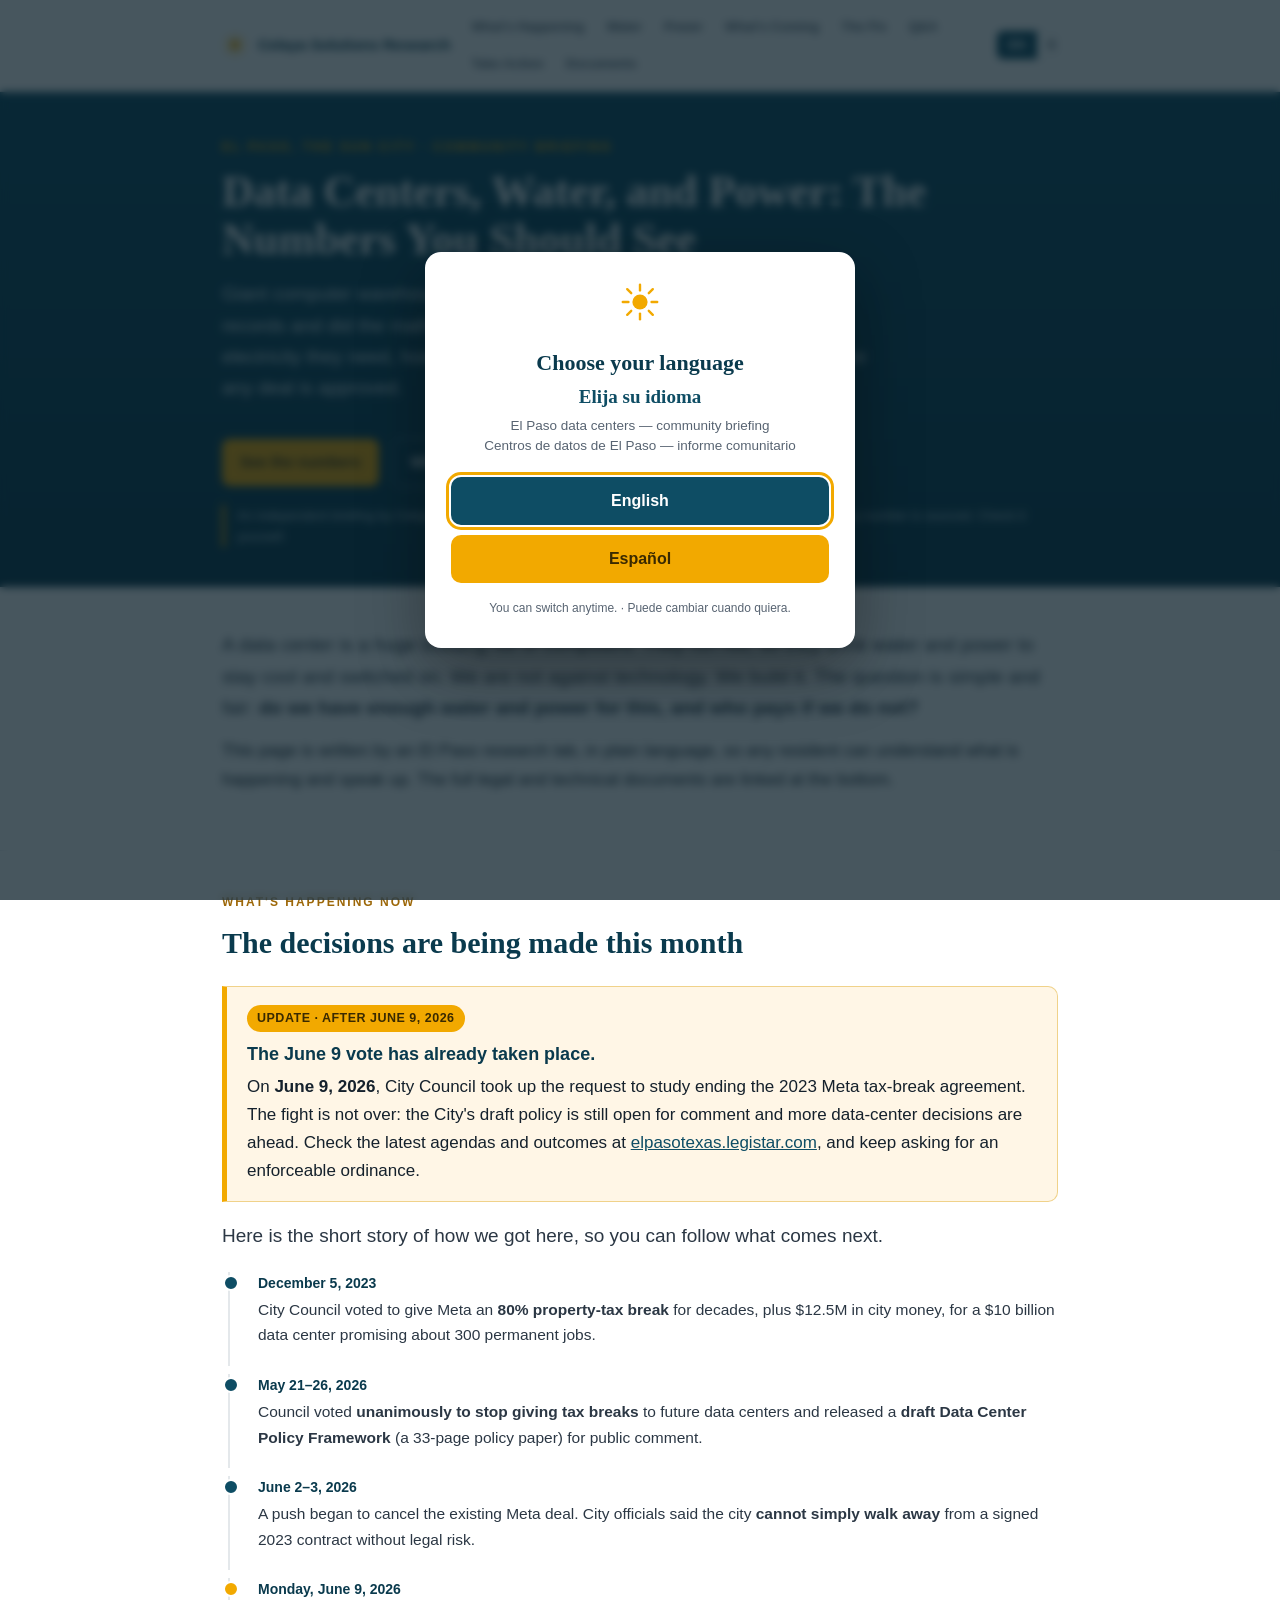
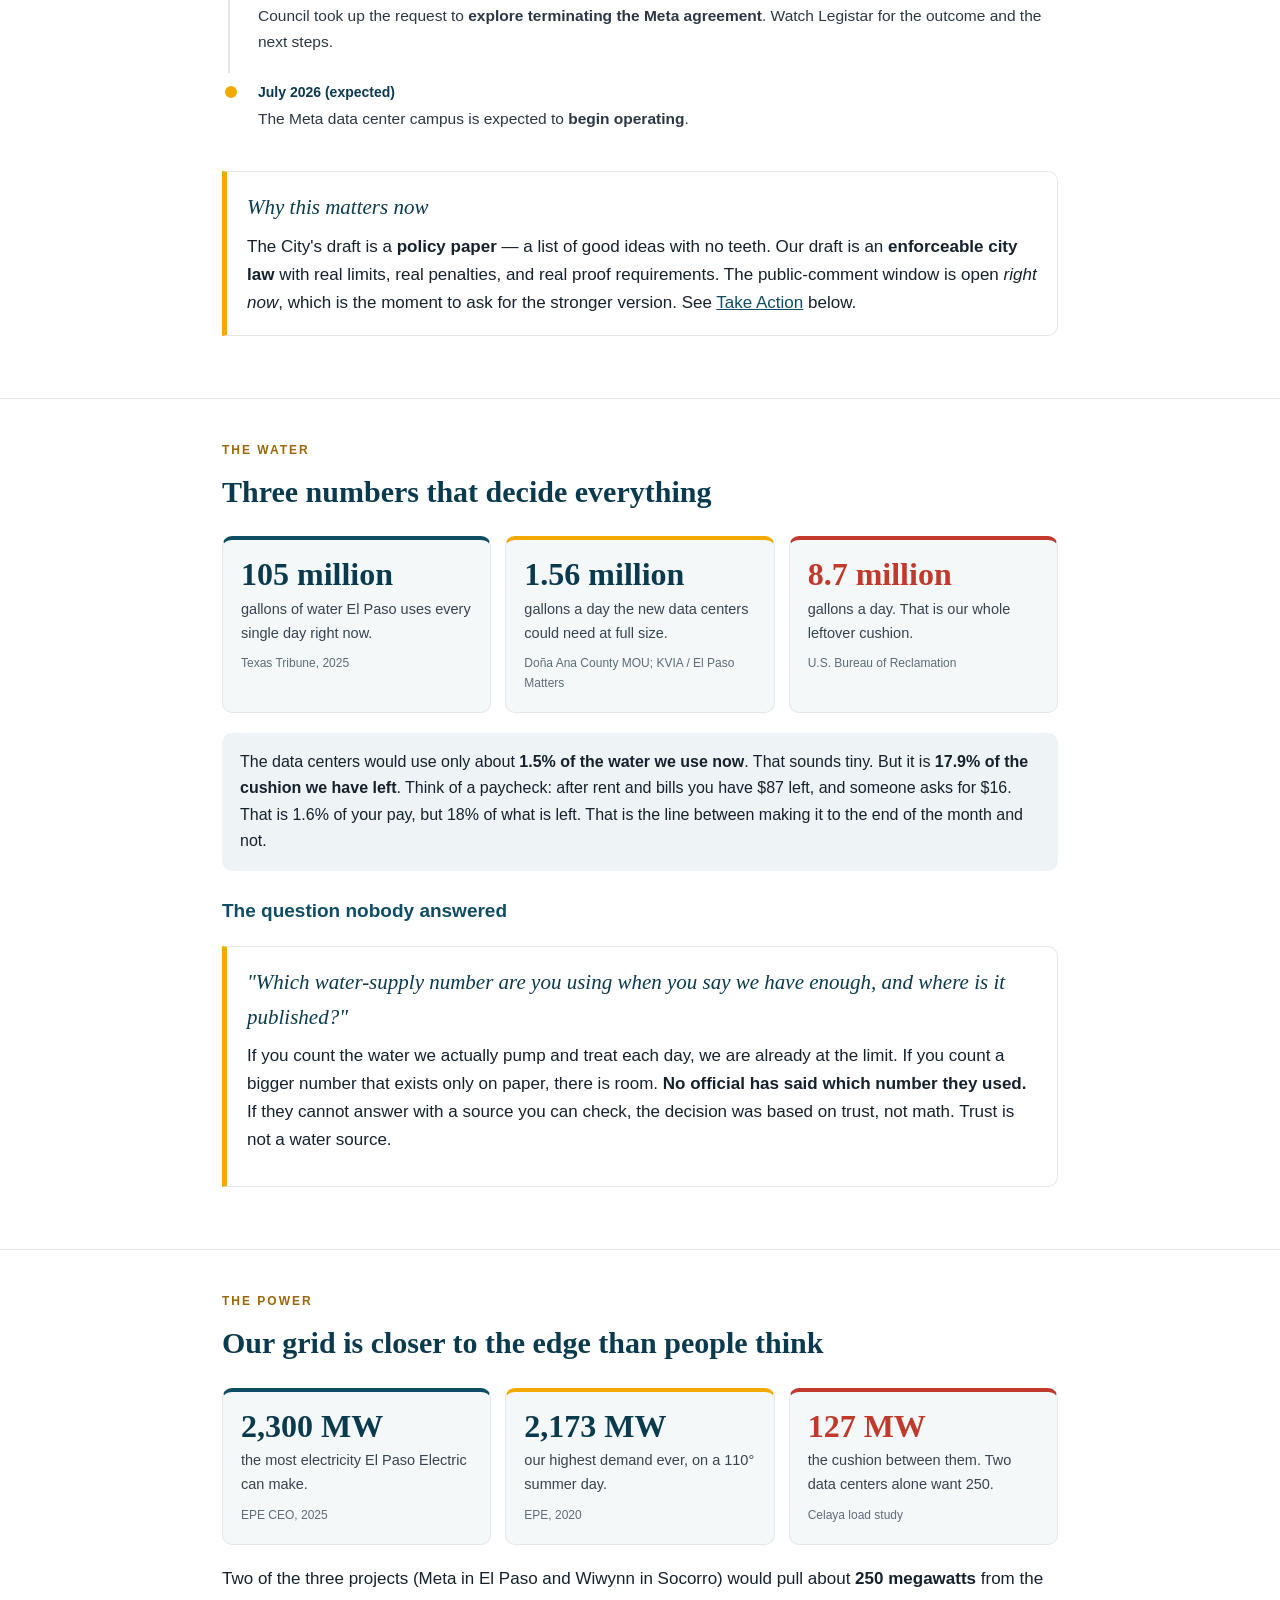
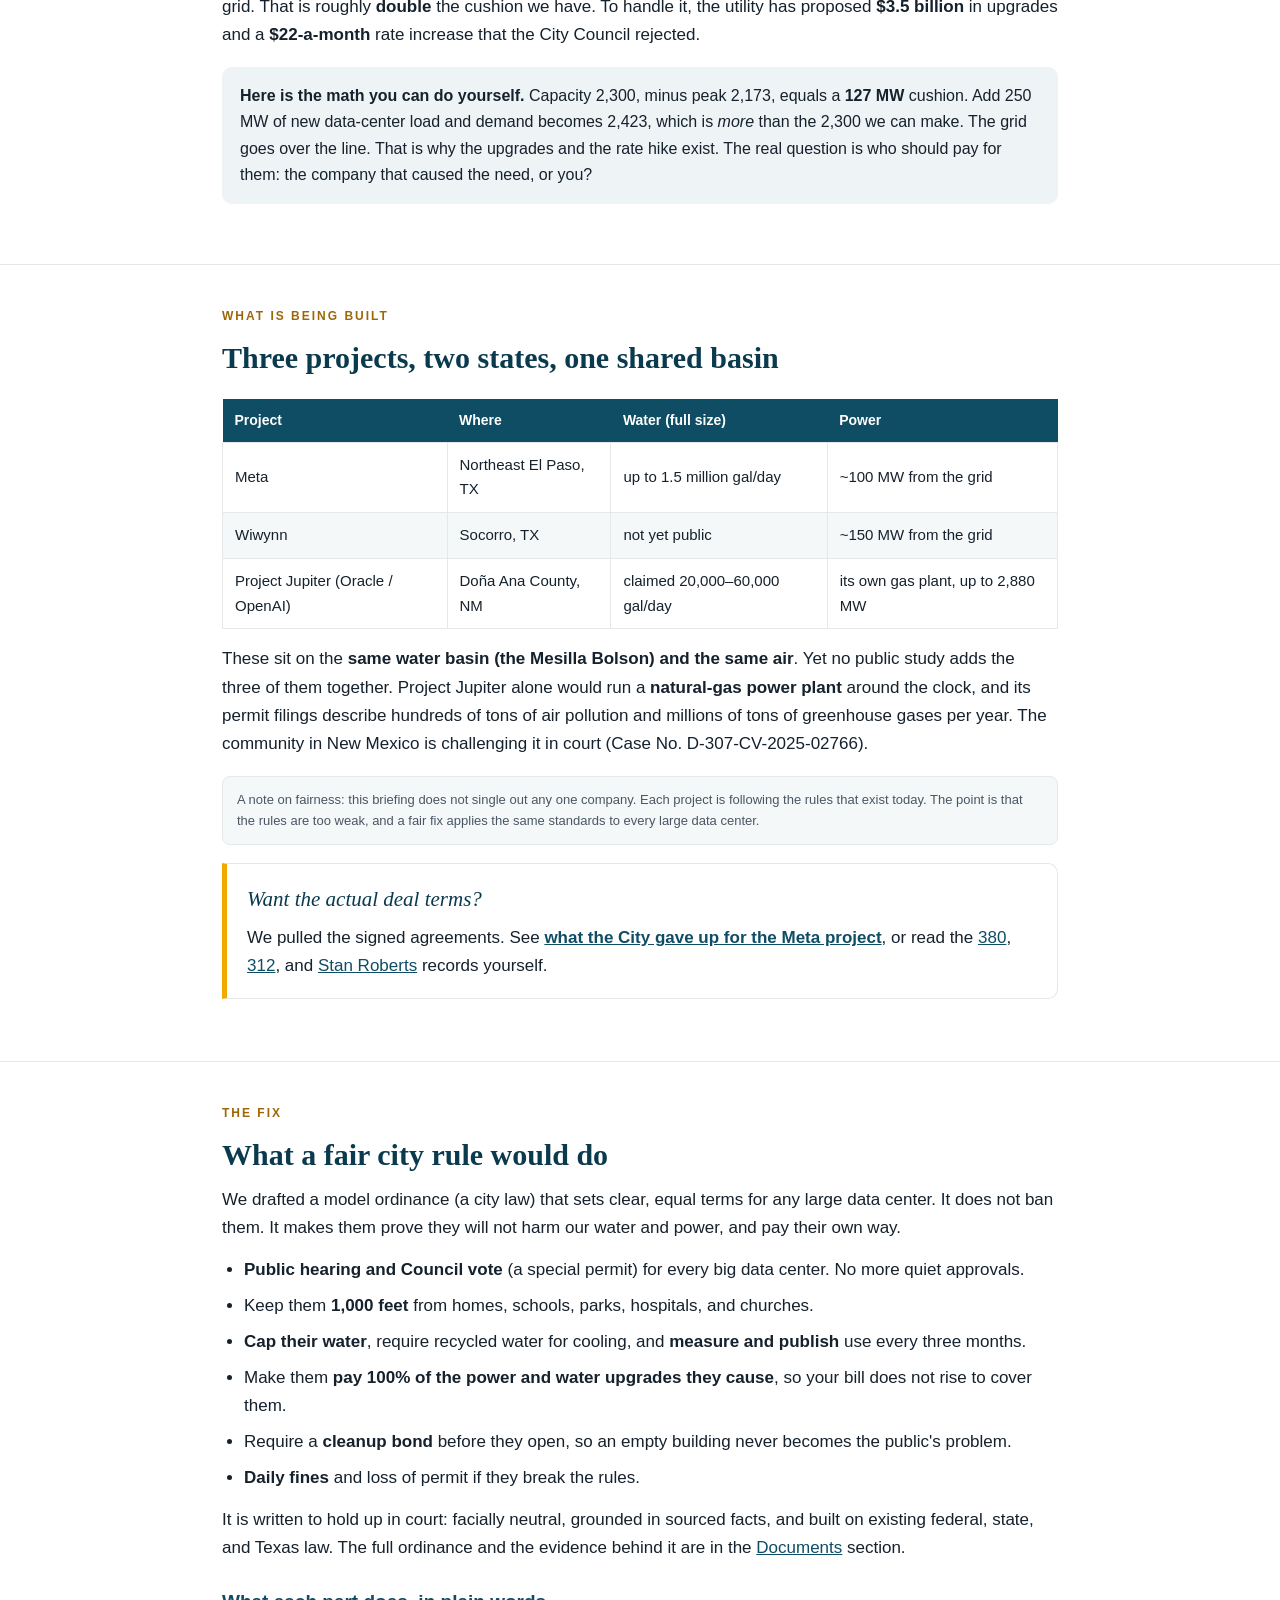
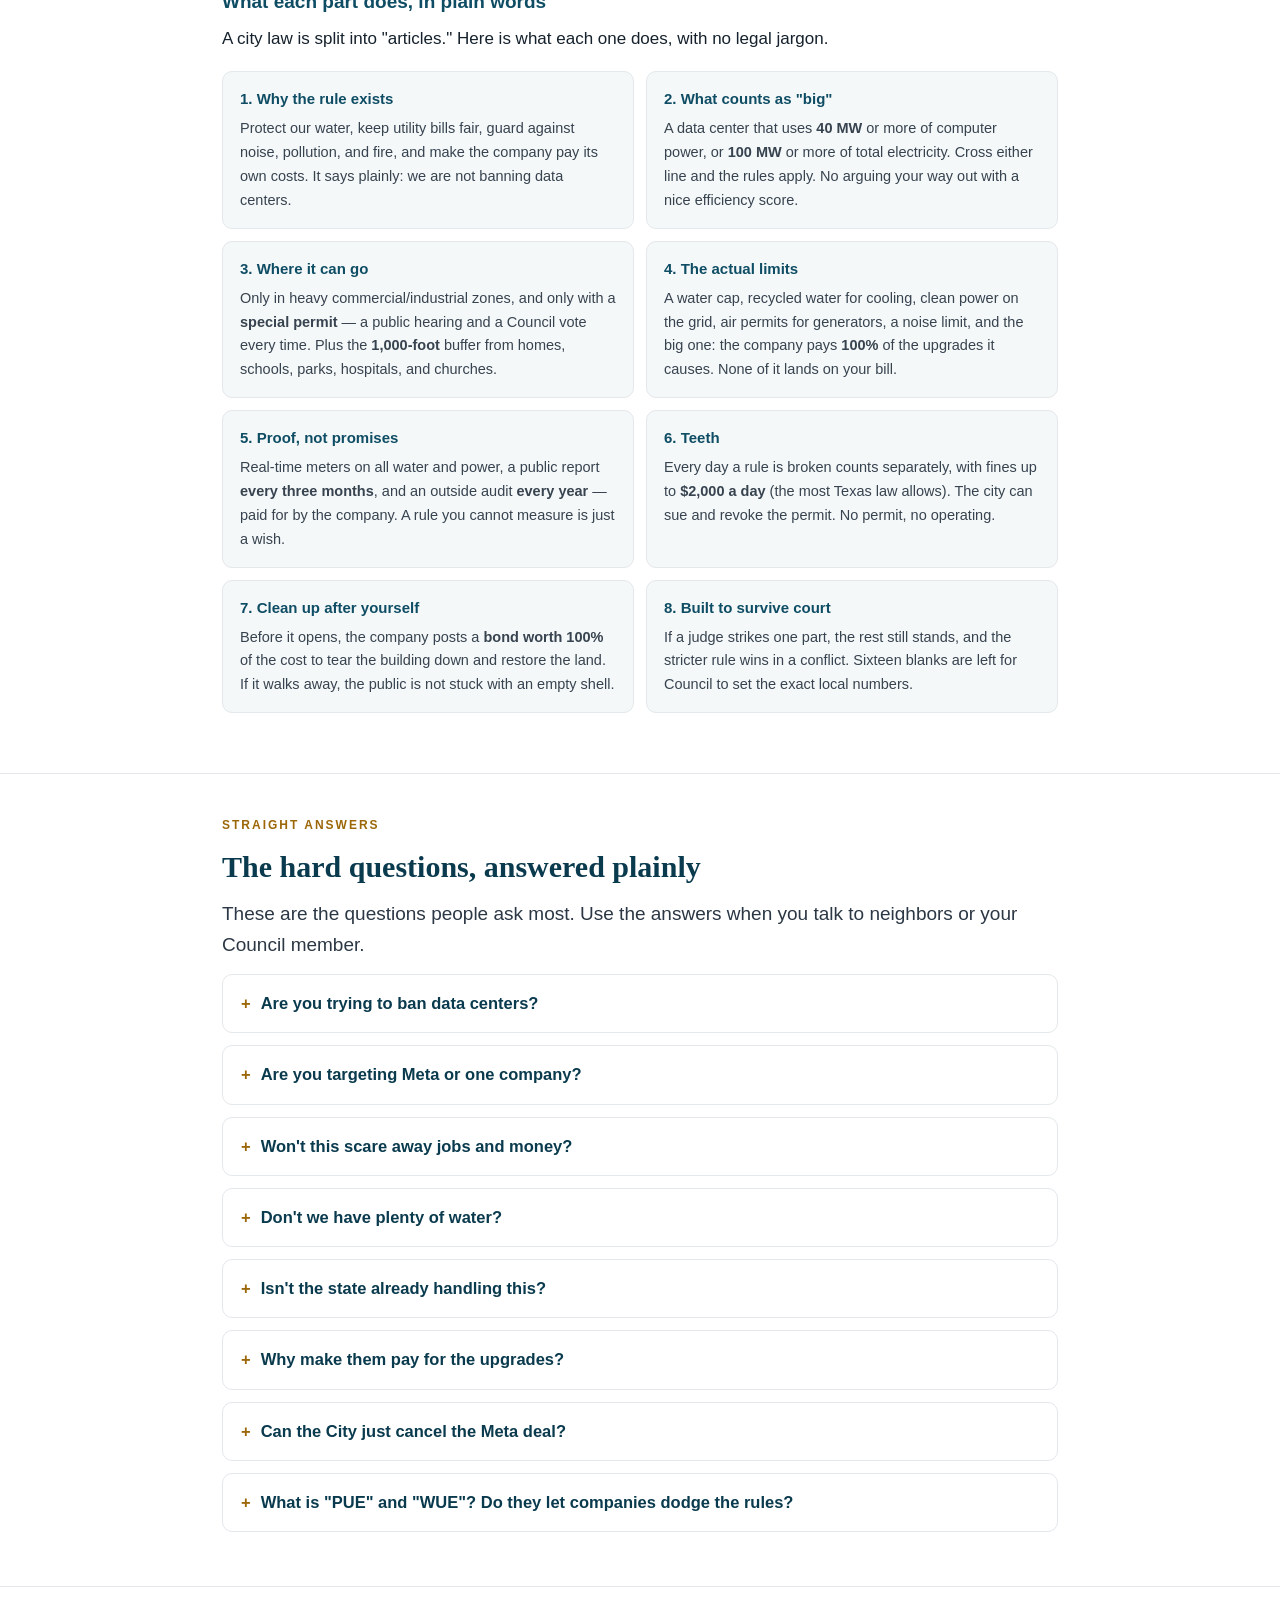
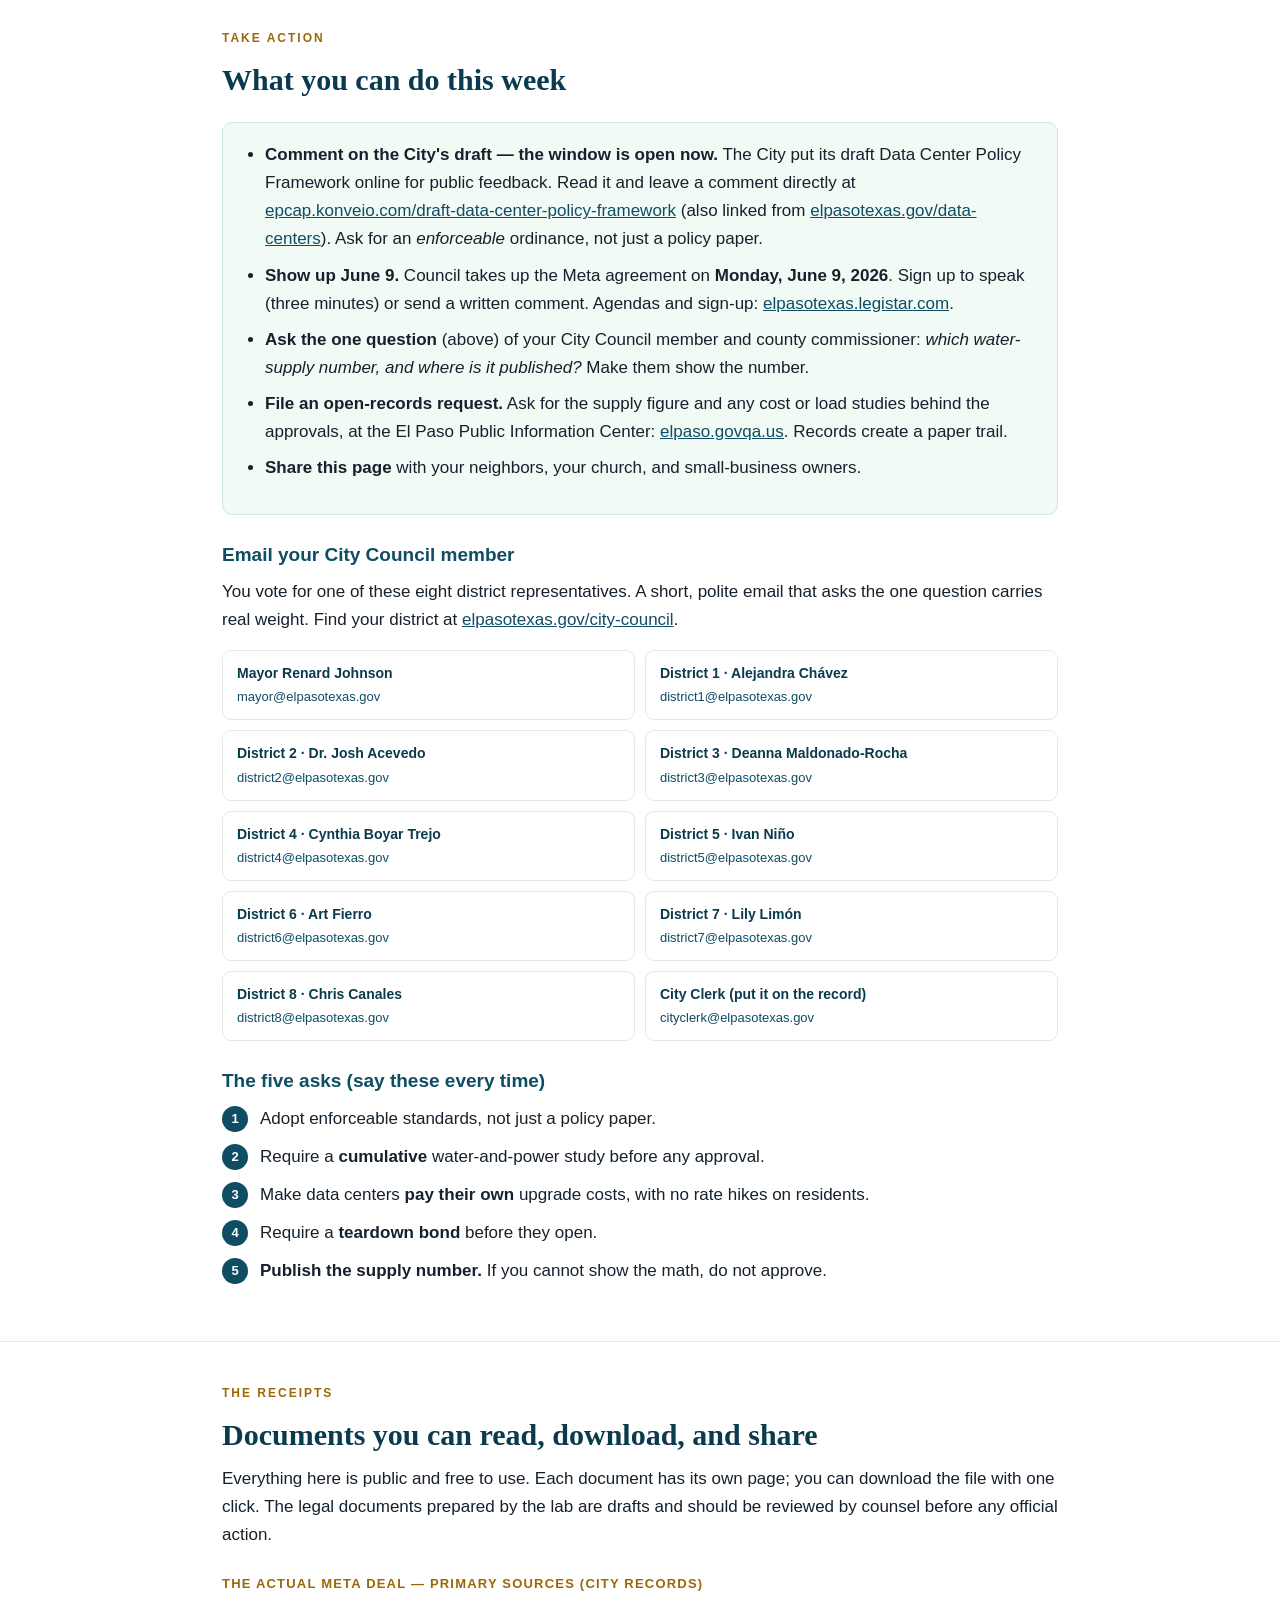
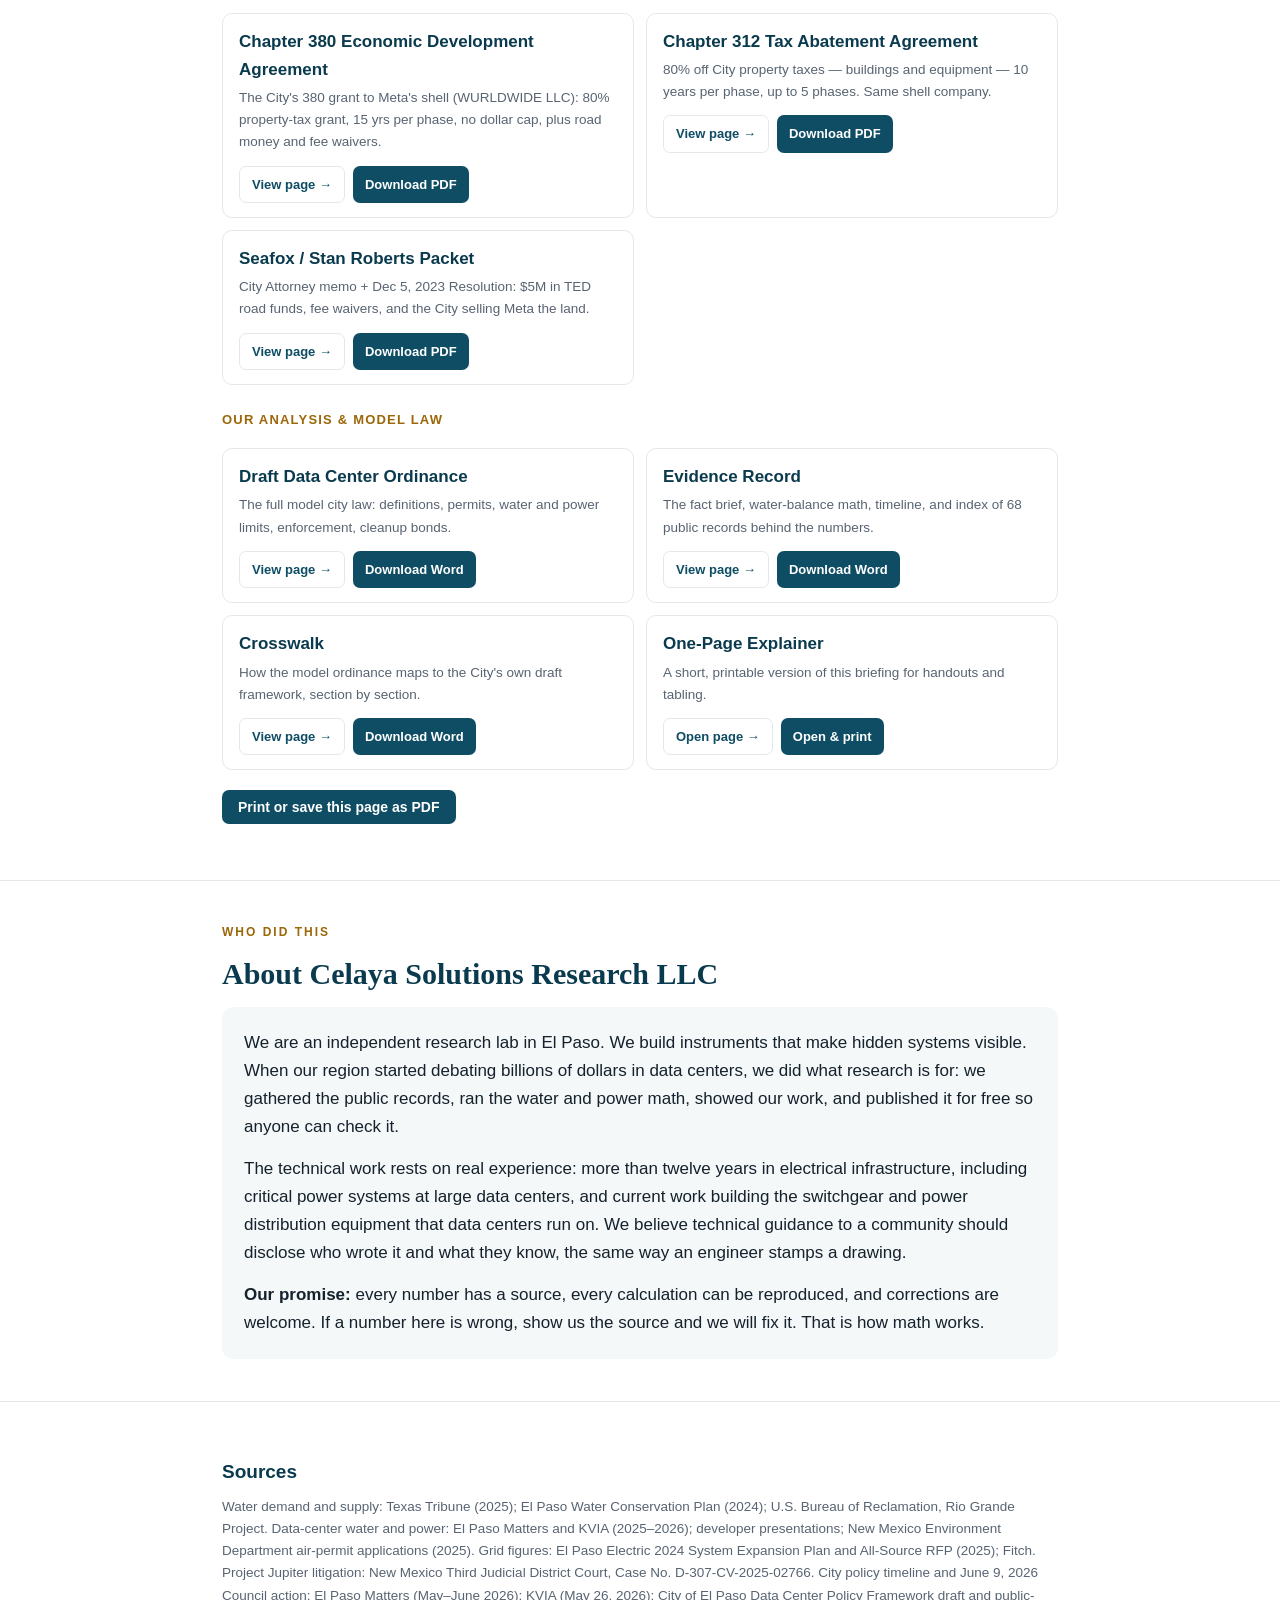
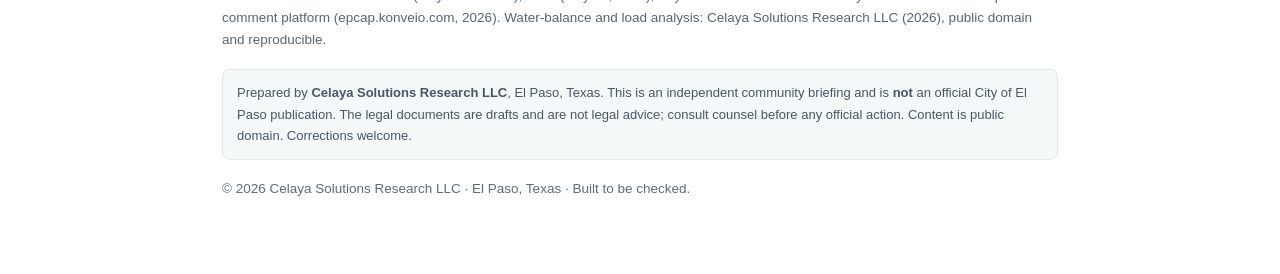
<file: index.html>
<!DOCTYPE html>
<html lang="en">
<head>
<meta charset="UTF-8">
<meta name="viewport" content="width=device-width, initial-scale=1.0">
<title data-i18n="meta.title">El Paso Data Centers: Water, Power, and What It Means for You</title>
<meta name="description" content="An independent, plain-language guide to the data centers coming to the El Paso region: how much water and power they need, how much we have, and what a fair city rule would do. Prepared by Celaya Solutions Research LLC.">
<meta name="author" content="Celaya Solutions Research LLC">
<meta property="og:title" content="El Paso Data Centers: The Numbers You Should See">
<meta property="og:description" content="How much water and power do the new data centers need? How much do we have left? The sourced numbers, in plain language.">
<meta property="og:type" content="website">
<meta property="og:url" content="https://celaya-solutions.github.io/Draft-Policy/">
<meta property="og:image" content="https://celaya-solutions.github.io/Draft-Policy/assets/og-image.png">
<meta property="og:image:width" content="1200">
<meta property="og:image:height" content="630">
<meta property="og:site_name" content="Celaya Solutions Research LLC">
<meta name="twitter:card" content="summary_large_image">
<meta name="twitter:title" content="El Paso Data Centers: The Numbers You Should See">
<meta name="twitter:description" content="How much water and power do the new data centers need? How much do we have left? The sourced numbers, in plain language.">
<meta name="twitter:image" content="https://celaya-solutions.github.io/Draft-Policy/assets/og-image.png">
<meta name="theme-color" content="#0e4d64">
<link rel="icon" type="image/svg+xml" href="assets/favicon.svg">
<link rel="icon" type="image/png" sizes="32x32" href="assets/favicon-32.png">
<link rel="icon" href="assets/favicon.ico" sizes="any">
<link rel="apple-touch-icon" href="assets/apple-touch-icon.png">
<link rel="manifest" href="site.webmanifest">

<!-- Analytics: PostHog (US cloud) -->
<script>
!function(t,e){var o,n,p,r;e.__SV||(window.posthog=e,e._i=[],e.init=function(i,s,a){function g(t,e){var o=e.split(".");2==o.length&&(t=t[o[0]],e=o[1]),t[e]=function(){t.push([e].concat(Array.prototype.slice.call(arguments,0)))}}(p=t.createElement("script")).type="text/javascript",p.crossOrigin="anonymous",p.async=!0,p.src=s.api_host.replace(".i.posthog.com","-assets.i.posthog.com")+"/static/array.js",(r=t.getElementsByTagName("script")[0]).parentNode.insertBefore(p,r);var u=e;for(void 0!==a?u=e[a]=[]:a="posthog",u.people=u.people||[],u.toString=function(t){var e="posthog";return"posthog"!==a&&(e+="."+a),t||(e+=" (stub)"),e},u.people.toString=function(){return u.toString(1)+".people (stub)"},o="init capture register register_once register_for_session unregister unregister_for_session getFeatureFlag getFeatureFlagPayload isFeatureEnabled reloadFeatureFlags updateEarlyAccessFeatureEnrollment getEarlyAccessFeatures on onFeatureFlags onSessionId getSurveys getActiveMatchingSurveys renderSurvey canRenderSurvey identify setPersonProperties group resetGroups setPersonPropertiesForFlags resetPersonPropertiesForFlags setGroupPropertiesForFlags resetGroupPropertiesForFlags reset get_distinct_id getGroups get_session_id get_session_replay_url alias set_config startSessionRecording stopSessionRecording sessionRecordingStarted captureException loadToolbar get_property getSessionProperty createPersonProfile opt_in_capturing opt_out_capturing has_opted_in_capturing has_opted_out_capturing clear_opt_in_out_capturing debug getPageViewId captureTraceFeedback captureTraceMetric".split(" "),n=0;n<o.length;n++)g(u,o[n]);e._i.push([i,s,a])},e.__SV=1)}(document,window.posthog||[]);
posthog.init('phc_FHAcCX8OXdgcCrWcThblrmlRdb9uDyMWmlGdy869F1P',{api_host:'https://us.i.posthog.com',person_profiles:'identified_only',defaults:'2025-05-24'});
</script>

<style>
  :root{
    --bg:#ffffff; --ink:#15212c; --muted:#586472;
    --navy:#0e4d64; --navy-d:#0a3a4d; --gold:#f2a900; --gold-d:#9c6708;
    --red:#c0392b; --green:#1e8a5a; --line:#e4e8eb; --soft:#f5f8f9; --soft2:#eef3f5;
    --serif:Georgia,'Times New Roman',serif;
    --sans:-apple-system,BlinkMacSystemFont,'Segoe UI',Roboto,Helvetica,Arial,sans-serif;
    --wrap:880px;
  }
  *{margin:0;padding:0;box-sizing:border-box}
  html{scroll-behavior:smooth}
  body{background:var(--bg);color:var(--ink);font-family:var(--sans);line-height:1.65;font-size:17px}
  a{color:var(--navy)}

  /* accessibility helpers */
  .vh{position:absolute!important;width:1px;height:1px;padding:0;margin:-1px;overflow:hidden;clip:rect(0 0 0 0);white-space:nowrap;border:0}
  .skip{position:absolute;left:-9999px;top:0;background:var(--navy);color:#fff;padding:11px 16px;border-radius:0 0 8px 0;z-index:300;font-weight:700;text-decoration:none}
  .skip:focus{left:0}
  a:focus-visible,button:focus-visible,summary:focus-visible,[tabindex]:focus-visible{outline:3px solid var(--gold);outline-offset:2px;border-radius:3px}
  @media (prefers-reduced-motion: reduce){html{scroll-behavior:auto}*{transition:none!important;animation:none!important}}

  .wrap{max-width:var(--wrap);margin:0 auto;padding:0 22px}

  /* top nav */
  .nav{position:sticky;top:0;z-index:50;background:rgba(255,255,255,.97);backdrop-filter:blur(6px);border-bottom:1px solid var(--line)}
  .nav .row{display:flex;align-items:center;gap:12px;max-width:var(--wrap);margin:0 auto;padding:10px 22px}
  .brand{display:flex;align-items:center;gap:10px;font-weight:700;color:var(--navy-d);text-decoration:none;font-size:15px;white-space:nowrap}
  .navlinks{margin-left:auto;display:flex;gap:4px;flex-wrap:wrap}
  .navlinks a{font-size:13px;color:var(--muted);text-decoration:none;padding:6px 9px;border-radius:6px;font-weight:600}
  .navlinks a:hover{background:var(--soft2);color:var(--navy-d)}
  .langtoggle{display:inline-flex;border:1px solid var(--line);border-radius:7px;overflow:hidden}
  .navlinks + .langtoggle{margin-left:8px}
  .langtoggle:first-of-type{margin-left:auto}
  .langtoggle button{background:#fff;border:0;padding:7px 11px;font-size:12.5px;font-weight:700;color:var(--muted);cursor:pointer;font-family:inherit}
  .langtoggle button[aria-pressed="true"]{background:var(--navy);color:#fff}

  /* hero */
  .hero{background:linear-gradient(180deg,#0e4d64 0%,#0a3a4d 100%);color:#fff;padding:46px 0 40px}
  .hero .kick{text-transform:uppercase;letter-spacing:2.5px;font-size:12px;font-weight:700;color:var(--gold)}
  .hero h1{font-family:var(--serif);font-size:clamp(28px,5vw,44px);line-height:1.1;margin:10px 0 14px;font-weight:700}
  .hero p{font-size:19px;color:#dde7ec;max-width:680px}
  .pill{display:inline-block;margin-top:20px;background:var(--gold);color:#3a2a00;font-weight:700;padding:11px 18px;border-radius:8px;text-decoration:none;font-size:15px}
  .pill.ghost{background:transparent;color:#fff;border:1px solid #6a92a3;margin-left:8px}
  .badge{margin-top:18px;font-size:13px;color:#c4d6dd;border-left:3px solid var(--gold);padding-left:12px}

  section{padding:42px 0;border-bottom:1px solid var(--line)}
  h2{font-family:var(--serif);font-size:clamp(23px,3.6vw,30px);color:var(--navy-d);margin-bottom:6px}
  .eyebrow{text-transform:uppercase;letter-spacing:2px;font-size:12px;font-weight:700;color:var(--gold-d);margin-bottom:6px}
  h3{font-size:19px;color:var(--navy);margin:24px 0 8px}
  p{margin-bottom:14px}
  .lead{font-size:19px;color:#2b3744}
  ul,ol{margin:0 0 14px 22px}
  li{margin-bottom:8px}

  .cards{display:grid;grid-template-columns:repeat(3,1fr);gap:14px;margin:20px 0}
  .card{background:var(--soft);border:1px solid var(--line);border-top:4px solid var(--navy);border-radius:10px;padding:18px}
  .card.gold{border-top-color:var(--gold)} .card.red{border-top-color:var(--red)}
  .num{font-family:var(--serif);font-size:32px;font-weight:700;color:var(--navy-d);line-height:1.04}
  .card.red .num{color:var(--red)}
  .card .lbl{font-size:14.5px;color:#37434f;margin-top:6px}
  .src{font-size:12px;color:#5f6b78;margin-top:9px}

  .callout{background:#fff;border:1px solid var(--line);border-left:5px solid var(--gold);border-radius:0 10px 10px 0;padding:18px 20px;margin:20px 0}
  .q{font-family:var(--serif);font-size:21px;color:var(--navy-d);font-style:italic;margin-bottom:8px}
  .analogy{background:var(--soft2);border-radius:10px;padding:16px 18px;margin:18px 0;font-size:16px}

  table{width:100%;border-collapse:collapse;margin:16px 0;font-size:15px}
  caption{text-align:left;font-size:13px;color:var(--muted);margin-bottom:8px}
  th{background:var(--navy);color:#fff;text-align:left;padding:10px 12px;font-size:14px}
  td{padding:10px 12px;border:1px solid var(--line)} tr:nth-child(even) td{background:var(--soft)}

  .do{background:#f2faf5;border:1px solid #cfe8da;border-radius:10px;padding:18px 20px;margin:18px 0}
  .asks{counter-reset:a;list-style:none;margin-left:0}
  .asks li{counter-increment:a;position:relative;padding-left:38px;margin-bottom:10px}
  .asks li::before{content:counter(a);position:absolute;left:0;top:1px;width:26px;height:26px;background:var(--navy);color:#fff;border-radius:50%;display:grid;place-items:center;font-size:13px;font-weight:700}

  .docs{display:grid;grid-template-columns:repeat(2,1fr);gap:12px;margin-top:18px}
  .doc{display:block;border:1px solid var(--line);border-radius:10px;padding:14px 16px;text-decoration:none;color:var(--ink);background:#fff;transition:border-color .15s,box-shadow .15s}
  .doc:hover{border-color:var(--navy);box-shadow:0 2px 10px rgba(14,77,100,.08)}
  .doc .t{font-weight:700;color:var(--navy-d)} .doc .d{font-size:13.5px;color:var(--muted);margin-top:3px} .doc .x{font-size:12px;color:var(--gold-d);font-weight:700;margin-top:6px;text-transform:uppercase;letter-spacing:1px}
  .docgroup{font-size:13px;text-transform:uppercase;letter-spacing:1.2px;color:var(--gold-d);font-weight:700;margin:24px 0 2px}
  .docactions{display:flex;gap:8px;margin-top:12px;flex-wrap:wrap}
  .doclink{font-size:13px;font-weight:700;color:var(--navy);text-decoration:none;padding:7px 12px;border:1px solid var(--line);border-radius:7px}
  .doclink:hover{border-color:var(--navy);background:var(--soft)}
  .dlbtn{font-size:13px;font-weight:700;color:#fff;background:var(--navy);text-decoration:none;padding:7px 12px;border-radius:7px;display:inline-flex;align-items:center;gap:6px}
  .dlbtn:hover{background:var(--navy-d)}

  .lab{background:var(--soft);border-radius:12px;padding:22px;margin-top:8px}

  /* contacts */
  .contacts{display:grid;grid-template-columns:repeat(2,1fr);gap:10px;margin:16px 0}
  .contacts a{display:block;border:1px solid var(--line);border-radius:9px;padding:11px 14px;text-decoration:none;background:#fff;font-size:14px}
  .contacts a:hover{border-color:var(--navy)}
  .contacts .who{font-weight:700;color:var(--navy-d)} .contacts .mail{color:var(--navy);font-size:13px}

  /* alert banner */
  .alert{background:#fff6e6;border:1px solid #f0d28a;border-left:5px solid var(--gold);border-radius:0 10px 10px 0;padding:16px 20px;margin:18px 0}
  .alert .when{display:inline-block;background:var(--gold);color:#3a2a00;font-weight:700;font-size:12.5px;padding:3px 10px;border-radius:20px;letter-spacing:.5px;text-transform:uppercase}
  .alert .head{font-weight:700;color:var(--navy-d);font-size:18px;margin:8px 0 4px}

  /* timeline */
  .tl{list-style:none;margin:20px 0 0 0;padding-left:0}
  .tl li{position:relative;padding:0 0 18px 28px;border-left:2px solid var(--line);margin-left:6px}
  .tl li:last-child{border-left-color:transparent}
  .tl li::before{content:"";position:absolute;left:-7px;top:3px;width:12px;height:12px;border-radius:50%;background:var(--navy);border:2px solid #fff}
  .tl li.next::before{background:var(--gold)}
  .tl .d{font-weight:700;color:var(--navy-d);font-size:14px}
  .tl .e{font-size:15.5px;color:#2b3744;margin-top:2px}

  /* faq */
  .faq{border:1px solid var(--line);border-radius:10px;margin:12px 0;background:#fff}
  .faq summary{cursor:pointer;padding:15px 18px;font-weight:700;color:var(--navy-d);font-size:16.5px;list-style:none}
  .faq summary::-webkit-details-marker{display:none}
  .faq summary::before{content:"+";color:var(--gold-d);font-weight:700;margin-right:10px}
  .faq[open] summary::before{content:"\2212"}
  .faq .body{padding:0 18px 16px 18px;color:#2b3744}
  .artgrid{display:grid;grid-template-columns:repeat(2,1fr);gap:12px;margin:18px 0}
  .art{background:var(--soft);border:1px solid var(--line);border-radius:10px;padding:15px 17px}
  .art .t{font-weight:700;color:var(--navy);font-size:15px;margin-bottom:5px}
  .art p{font-size:14.5px;color:#37434f;margin-bottom:0}

  footer{padding:30px 0 60px;color:var(--muted);font-size:13.5px}
  .disc{background:var(--soft);border:1px solid var(--line);border-radius:8px;padding:12px 14px;font-size:13px;color:#4a5663;margin:18px 0}
  .btn{display:inline-block;background:var(--navy);color:#fff;text-decoration:none;padding:9px 16px;border-radius:7px;font-size:14px;font-weight:600;border:none;cursor:pointer;font-family:inherit}

  /* language gate */
  .lg{position:fixed;inset:0;z-index:200;background:rgba(8,28,38,.74);backdrop-filter:blur(4px);display:grid;place-items:center;padding:20px}
  .lg[hidden]{display:none}
  .lg-card{background:#fff;border-radius:16px;max-width:430px;width:100%;padding:30px 26px;text-align:center;box-shadow:0 22px 64px rgba(0,0,0,.35)}
  .lg-card h2{font-family:var(--serif);color:var(--navy-d);font-size:22px;margin:14px 0 4px;border:0;padding:0}
  .lg-card h2 span{display:block;font-size:19px;color:var(--navy)}
  .lg-sub{color:var(--muted);font-size:13.5px;margin-bottom:20px;line-height:1.5}
  .lg-btns{display:grid;gap:10px}
  .lg-btns button{display:block;width:100%;background:var(--navy);color:#fff;border:0;padding:15px;border-radius:10px;font-size:16px;font-weight:700;cursor:pointer;font-family:inherit}
  .lg-btns button:hover{background:var(--navy-d)}
  .lg-btns button.alt{background:var(--gold);color:#3a2a00}
  .lg-btns button.alt:hover{filter:brightness(.96)}
  .lg-note{margin-top:16px;font-size:12px;color:var(--muted)}

  /* subtle view counter (owner) */
  #vc{position:fixed;right:8px;bottom:6px;z-index:30;font-family:ui-monospace,SFMono-Regular,Menlo,Consolas,monospace;font-size:10px;letter-spacing:.5px;color:#cfd6dc;opacity:.5;user-select:none;pointer-events:none}

  @media(max-width:640px){.cards{grid-template-columns:1fr}.docs{grid-template-columns:1fr}.artgrid{grid-template-columns:1fr}.contacts{grid-template-columns:1fr}.navlinks{display:none}}
  @media print{.nav,.hero .pill,.btn,#vc,.lg{display:none}.hero{background:#fff;color:#000}.hero p{color:#333}.hero .kick,.hero h1{color:#000}body{font-size:11pt}}
</style>
</head>
<body>

<a class="skip" href="#main" data-i18n="skip">Skip to main content</a>

<!-- LANGUAGE GATE -->
<div class="lg" id="langgate" role="dialog" aria-modal="true" aria-labelledby="lg-title" hidden>
  <div class="lg-card">
    <svg width="40" height="40" viewBox="0 0 100 100" aria-hidden="true" focusable="false"><circle cx="50" cy="50" r="19" fill="#f2a900"/><g stroke="#f2a900" stroke-width="6" stroke-linecap="round"><line x1="50" y1="7" x2="50" y2="21"/><line x1="50" y1="79" x2="50" y2="93"/><line x1="7" y1="50" x2="21" y2="50"/><line x1="79" y1="50" x2="93" y2="50"/><line x1="18" y1="18" x2="28" y2="28"/><line x1="72" y1="72" x2="82" y2="82"/><line x1="82" y1="18" x2="72" y2="28"/><line x1="28" y1="72" x2="18" y2="82"/></g></svg>
    <h2 id="lg-title">Choose your language<span lang="es">Elija su idioma</span></h2>
    <div class="lg-sub">El Paso data centers &mdash; community briefing<br><span lang="es">Centros de datos de El Paso &mdash; informe comunitario</span></div>
    <div class="lg-btns">
      <button type="button" data-setlang="en">English</button>
      <button type="button" class="alt" data-setlang="es" lang="es">Espa&ntilde;ol</button>
    </div>
    <div class="lg-note">You can switch anytime. <span lang="es">&middot; Puede cambiar cuando quiera.</span></div>
  </div>
</div>

<!-- NAV -->
<nav class="nav" aria-label="Primary">
  <div class="row">
    <a class="brand" href="#top">
      <svg width="26" height="26" viewBox="0 0 100 100" aria-hidden="true" focusable="false"><circle cx="50" cy="50" r="19" fill="#f2a900"/><g stroke="#f2a900" stroke-width="6" stroke-linecap="round"><line x1="50" y1="7" x2="50" y2="21"/><line x1="50" y1="79" x2="50" y2="93"/><line x1="7" y1="50" x2="21" y2="50"/><line x1="79" y1="50" x2="93" y2="50"/><line x1="18" y1="18" x2="28" y2="28"/><line x1="72" y1="72" x2="82" y2="82"/><line x1="82" y1="18" x2="72" y2="28"/><line x1="28" y1="72" x2="18" y2="82"/></g></svg>
      Celaya Solutions Research
    </a>
    <div class="navlinks">
      <a href="#now" data-i18n="nav.now">What's Happening</a>
      <a href="#water" data-i18n="nav.water">Water</a>
      <a href="#power" data-i18n="nav.power">Power</a>
      <a href="#building" data-i18n="nav.coming">What's Coming</a>
      <a href="#rule" data-i18n="nav.fix">The Fix</a>
      <a href="#faq" data-i18n="nav.qa">Q&amp;A</a>
      <a href="#act" data-i18n="nav.act">Take Action</a>
      <a href="#docs" data-i18n="nav.docs">Documents</a>
    </div>
    <div class="langtoggle" role="group" aria-label="Language / Idioma">
      <button type="button" data-setlang="en" aria-pressed="true">EN</button>
      <button type="button" data-setlang="es" aria-pressed="false">ES</button>
    </div>
  </div>
</nav>

<!-- HERO -->
<header class="hero" id="top">
  <div class="wrap">
    <div class="kick" data-i18n="hero.kick">El Paso, the Sun City &middot; Community Briefing</div>
    <h1 data-i18n="hero.h1">Data Centers, Water, and Power: The Numbers You Should See</h1>
    <p data-i18n="hero.p">Giant computer warehouses are coming to our region. We pulled the public records and did the math nobody published. Here is how much water and electricity they need, how much we have, and the one question to ask before any deal is approved.</p>
    <a class="pill" href="#water" data-i18n="hero.cta1">See the numbers</a>
    <a class="pill ghost" href="exhibit.html" data-i18n="hero.cta3">What the city gave up</a>
    <a class="pill ghost" href="#act" data-i18n="hero.cta2">What you can do</a>
    <div class="badge" data-i18n="hero.badge">An independent briefing by Celaya Solutions Research LLC. Not an official City of El Paso publication. Every number is sourced. Check it yourself.</div>
  </div>
</header>

<main id="main">

<!-- INTRO -->
<section id="why">
  <div class="wrap">
    <p class="lead" data-i18n="why.lead">A data center is a huge building full of computers. They run hot, so they drink water and power to stay cool and switched on. We are not against technology. We build it. The question is simple and fair: <strong>do we have enough water and power for this, and who pays if we do not?</strong></p>
    <p data-i18n="why.p2">This page is written by an El Paso research lab, in plain language, so any resident can understand what is happening and speak up. The full legal and technical documents are linked at the bottom.</p>
  </div>
</section>

<!-- WHAT'S HAPPENING NOW -->
<section id="now">
  <div class="wrap">
    <div class="eyebrow" data-i18n="now.eyebrow">What's Happening Now</div>
    <h2 data-i18n="now.h2">The decisions are being made this month</h2>
    <div class="alert">
      <span class="when" data-i18n="now.alertWhen">Vote: Monday, June 9, 2026</span>
      <div class="head" data-i18n="now.alertHead">City Council is being asked to look at canceling the Meta deal.</div>
      <p style="margin-bottom:0" data-i18n="now.alertBody">Two Council members (Josh Acevedo, District 2, and Lily Lim&oacute;n, District 7) put an item on the <strong>June 9</strong> agenda asking the city to study ending the 2023 tax-break agreement with Meta. The Mayor is against canceling and has warned it could lead to lawsuits. City lawyers say the deal is "legally binding" and hard to undo. <strong>This is the meeting to show up to or write about.</strong> Agendas: <a href="https://elpasotexas.legistar.com" target="_blank" rel="noopener">elpasotexas.legistar.com</a>.</p>
    </div>
    <p class="lead" data-i18n="now.lead">Here is the short story of how we got here, so you can follow what comes next.</p>
    <ul class="tl">
      <li><div class="d" data-i18n="now.tl1d">December 5, 2023</div><div class="e" data-i18n="now.tl1e">City Council voted to give Meta an <strong>80% property-tax break</strong> for decades, plus $12.5M in city money, for a $10 billion data center promising about 300 permanent jobs.</div></li>
      <li><div class="d" data-i18n="now.tl2d">May 21&ndash;26, 2026</div><div class="e" data-i18n="now.tl2e">Council voted <strong>unanimously to stop giving tax breaks</strong> to future data centers and released a <strong>draft Data Center Policy Framework</strong> (a 33-page policy paper) for public comment.</div></li>
      <li><div class="d" data-i18n="now.tl3d">June 2&ndash;3, 2026</div><div class="e" data-i18n="now.tl3e">A push began to cancel the existing Meta deal. City officials said the city <strong>cannot simply walk away</strong> from a signed 2023 contract without legal risk.</div></li>
      <li class="next"><div class="d" data-i18n="now.tl4d">Monday, June 9, 2026 &mdash; coming up</div><div class="e" data-i18n="now.tl4e">Council takes up the request to <strong>explore terminating the Meta agreement</strong>. Public comment is open at City Hall and online.</div></li>
      <li class="next"><div class="d" data-i18n="now.tl5d">July 2026 (expected)</div><div class="e" data-i18n="now.tl5e">The Meta data center campus is expected to <strong>begin operating</strong>.</div></li>
    </ul>
    <div class="callout" style="margin-top:22px">
      <div class="q" data-i18n="now.whyq">Why this matters now</div>
      <p style="margin-bottom:0" data-i18n="now.whyp">The City's draft is a <strong>policy paper</strong> &mdash; a list of good ideas with no teeth. Our draft is an <strong>enforceable city law</strong> with real limits, real penalties, and real proof requirements. The public-comment window is open <em>right now</em>, which is the moment to ask for the stronger version. See <a href="#act">Take Action</a> below.</p>
    </div>
  </div>
</section>

<!-- WATER -->
<section id="water">
  <div class="wrap">
    <div class="eyebrow" data-i18n="water.eyebrow">The Water</div>
    <h2 data-i18n="water.h2">Three numbers that decide everything</h2>
    <div class="cards">
      <div class="card"><div class="num" data-i18n="water.c1n">105 million</div><div class="lbl" data-i18n="water.c1l">gallons of water El Paso uses every single day right now.</div><div class="src" data-i18n="water.c1s">Texas Tribune, 2025</div></div>
      <div class="card gold"><div class="num" data-i18n="water.c2n">1.56 million</div><div class="lbl" data-i18n="water.c2l">gallons a day the new data centers could need at full size.</div><div class="src" data-i18n="water.c2s">Do&ntilde;a Ana County MOU; KVIA / El Paso Matters</div></div>
      <div class="card red"><div class="num" data-i18n="water.c3n">8.7 million</div><div class="lbl" data-i18n="water.c3l">gallons a day. That is our whole leftover cushion.</div><div class="src" data-i18n="water.c3s">U.S. Bureau of Reclamation</div></div>
    </div>
    <div class="analogy" data-i18n="water.analogy">The data centers would use only about <strong>1.5% of the water we use now</strong>. That sounds tiny. But it is <strong>17.9% of the cushion we have left</strong>. Think of a paycheck: after rent and bills you have $87 left, and someone asks for $16. That is 1.6% of your pay, but 18% of what is left. That is the line between making it to the end of the month and not.</div>
    <h3 data-i18n="water.h3">The question nobody answered</h3>
    <div class="callout">
      <div class="q" data-i18n="water.q">"Which water-supply number are you using when you say we have enough, and where is it published?"</div>
      <p data-i18n="water.qp">If you count the water we actually pump and treat each day, we are already at the limit. If you count a bigger number that exists only on paper, there is room. <strong>No official has said which number they used.</strong> If they cannot answer with a source you can check, the decision was based on trust, not math. Trust is not a water source.</p>
    </div>
  </div>
</section>

<!-- POWER -->
<section id="power">
  <div class="wrap">
    <div class="eyebrow" data-i18n="power.eyebrow">The Power</div>
    <h2 data-i18n="power.h2">Our grid is closer to the edge than people think</h2>
    <div class="cards">
      <div class="card"><div class="num" data-i18n="power.c1n">2,300 MW</div><div class="lbl" data-i18n="power.c1l">the most electricity El Paso Electric can make.</div><div class="src" data-i18n="power.c1s">EPE CEO, 2025</div></div>
      <div class="card gold"><div class="num" data-i18n="power.c2n">2,173 MW</div><div class="lbl" data-i18n="power.c2l">our highest demand ever, on a 110&deg; summer day.</div><div class="src" data-i18n="power.c2s">EPE, 2020</div></div>
      <div class="card red"><div class="num" data-i18n="power.c3n">127 MW</div><div class="lbl" data-i18n="power.c3l">the cushion between them. Two data centers alone want 250.</div><div class="src" data-i18n="power.c3s">Celaya load study</div></div>
    </div>
    <p data-i18n="power.p">Two of the three projects (Meta in El Paso and Wiwynn in Socorro) would pull about <strong>250 megawatts</strong> from the grid. That is roughly <strong>double</strong> the cushion we have. To handle it, the utility has proposed <strong>$3.5 billion</strong> in upgrades and a <strong>$22-a-month</strong> rate increase that the City Council rejected.</p>
    <div class="analogy" data-i18n="power.analogy"><strong>Here is the math you can do yourself.</strong> Capacity 2,300, minus peak 2,173, equals a <strong>127 MW</strong> cushion. Add 250 MW of new data-center load and demand becomes 2,423, which is <em>more</em> than the 2,300 we can make. The grid goes over the line. That is why the upgrades and the rate hike exist. The real question is who should pay for them: the company that caused the need, or you?</div>
  </div>
</section>

<!-- BUILDING -->
<section id="building">
  <div class="wrap">
    <div class="eyebrow" data-i18n="build.eyebrow">What Is Being Built</div>
    <h2 data-i18n="build.h2">Three projects, two states, one shared basin</h2>
    <table>
      <caption class="vh" data-i18n="build.caption">The three data-center projects in the El Paso region, with their water and power needs.</caption>
      <thead>
        <tr><th scope="col" data-i18n="build.th1">Project</th><th scope="col" data-i18n="build.th2">Where</th><th scope="col" data-i18n="build.th3">Water (full size)</th><th scope="col" data-i18n="build.th4">Power</th></tr>
      </thead>
      <tbody>
        <tr><td>Meta</td><td data-i18n="build.r1b">Northeast El Paso, TX</td><td data-i18n="build.r1c">up to 1.5 million gal/day</td><td data-i18n="build.r1d">~100 MW from the grid</td></tr>
        <tr><td>Wiwynn</td><td data-i18n="build.r2b">Socorro, TX</td><td data-i18n="build.r2c">not yet public</td><td data-i18n="build.r2d">~150 MW from the grid</td></tr>
        <tr><td data-i18n="build.r3a">Project Jupiter (Oracle / OpenAI)</td><td data-i18n="build.r3b">Do&ntilde;a Ana County, NM</td><td data-i18n="build.r3c">claimed 20,000&ndash;60,000 gal/day</td><td data-i18n="build.r3d">its own gas plant, up to 2,880 MW</td></tr>
      </tbody>
    </table>
    <p data-i18n="build.p">These sit on the <strong>same water basin (the Mesilla Bolson) and the same air</strong>. Yet no public study adds the three of them together. Project Jupiter alone would run a <strong>natural-gas power plant</strong> around the clock, and its permit filings describe hundreds of tons of air pollution and millions of tons of greenhouse gases per year. The community in New Mexico is challenging it in court (Case No. D-307-CV-2025-02766).</p>
    <div class="disc" data-i18n="build.note">A note on fairness: this briefing does not single out any one company. Each project is following the rules that exist today. The point is that the rules are too weak, and a fair fix applies the same standards to every large data center.</div>
    <div class="callout" style="margin-top:18px">
      <div class="q" data-i18n="build.dealq">Want the actual deal terms?</div>
      <p style="margin-bottom:0" data-i18n="build.dealp">We pulled the signed agreements. See <a href="exhibit.html"><strong>what the City gave up for the Meta project</strong></a>, or read the <a href="agreement-380.html">380</a>, <a href="agreement-312.html">312</a>, and <a href="memo-stan-roberts.html">Stan Roberts</a> records yourself.</p>
    </div>
  </div>
</section>

<!-- THE FIX -->
<section id="rule">
  <div class="wrap">
    <div class="eyebrow" data-i18n="fix.eyebrow">The Fix</div>
    <h2 data-i18n="fix.h2">What a fair city rule would do</h2>
    <p data-i18n="fix.p">We drafted a model ordinance (a city law) that sets clear, equal terms for any large data center. It does not ban them. It makes them prove they will not harm our water and power, and pay their own way.</p>
    <ul>
      <li data-i18n="fix.li1"><strong>Public hearing and Council vote</strong> (a special permit) for every big data center. No more quiet approvals.</li>
      <li data-i18n="fix.li2">Keep them <strong>1,000 feet</strong> from homes, schools, parks, hospitals, and churches.</li>
      <li data-i18n="fix.li3"><strong>Cap their water</strong>, require recycled water for cooling, and <strong>measure and publish</strong> use every three months.</li>
      <li data-i18n="fix.li4">Make them <strong>pay 100% of the power and water upgrades they cause</strong>, so your bill does not rise to cover them.</li>
      <li data-i18n="fix.li5">Require a <strong>cleanup bond</strong> before they open, so an empty building never becomes the public's problem.</li>
      <li data-i18n="fix.li6"><strong>Daily fines</strong> and loss of permit if they break the rules.</li>
    </ul>
    <p data-i18n="fix.p2">It is written to hold up in court: facially neutral, grounded in sourced facts, and built on existing federal, state, and Texas law. The full ordinance and the evidence behind it are in the <a href="#docs">Documents</a> section.</p>

    <h3 data-i18n="fix.h3">What each part does, in plain words</h3>
    <p data-i18n="fix.h3p">A city law is split into "articles." Here is what each one does, with no legal jargon.</p>
    <div class="artgrid">
      <div class="art"><div class="t" data-i18n="fix.a1t">1. Why the rule exists</div><p data-i18n="fix.a1p">Protect our water, keep utility bills fair, guard against noise, pollution, and fire, and make the company pay its own costs. It says plainly: we are not banning data centers.</p></div>
      <div class="art"><div class="t" data-i18n="fix.a2t">2. What counts as "big"</div><p data-i18n="fix.a2p">A data center that uses <strong>40 MW</strong> or more of computer power, or <strong>100 MW</strong> or more of total electricity. Cross either line and the rules apply. No arguing your way out with a nice efficiency score.</p></div>
      <div class="art"><div class="t" data-i18n="fix.a3t">3. Where it can go</div><p data-i18n="fix.a3p">Only in heavy commercial/industrial zones, and only with a <strong>special permit</strong> &mdash; a public hearing and a Council vote every time. Plus the <strong>1,000-foot</strong> buffer from homes, schools, parks, hospitals, and churches.</p></div>
      <div class="art"><div class="t" data-i18n="fix.a4t">4. The actual limits</div><p data-i18n="fix.a4p">A water cap, recycled water for cooling, clean power on the grid, air permits for generators, a noise limit, and the big one: the company pays <strong>100%</strong> of the upgrades it causes. None of it lands on your bill.</p></div>
      <div class="art"><div class="t" data-i18n="fix.a5t">5. Proof, not promises</div><p data-i18n="fix.a5p">Real-time meters on all water and power, a public report <strong>every three months</strong>, and an outside audit <strong>every year</strong> &mdash; paid for by the company. A rule you cannot measure is just a wish.</p></div>
      <div class="art"><div class="t" data-i18n="fix.a6t">6. Teeth</div><p data-i18n="fix.a6p">Every day a rule is broken counts separately, with fines up to <strong>$2,000 a day</strong> (the most Texas law allows). The city can sue and revoke the permit. No permit, no operating.</p></div>
      <div class="art"><div class="t" data-i18n="fix.a7t">7. Clean up after yourself</div><p data-i18n="fix.a7p">Before it opens, the company posts a <strong>bond worth 100%</strong> of the cost to tear the building down and restore the land. If it walks away, the public is not stuck with an empty shell.</p></div>
      <div class="art"><div class="t" data-i18n="fix.a8t">8. Built to survive court</div><p data-i18n="fix.a8p">If a judge strikes one part, the rest still stands, and the stricter rule wins in a conflict. Sixteen blanks are left for Council to set the exact local numbers.</p></div>
    </div>
  </div>
</section>

<!-- FAQ -->
<section id="faq">
  <div class="wrap">
    <div class="eyebrow" data-i18n="faq.eyebrow">Straight Answers</div>
    <h2 data-i18n="faq.h2">The hard questions, answered plainly</h2>
    <p class="lead" data-i18n="faq.lead">These are the questions people ask most. Use the answers when you talk to neighbors or your Council member.</p>

    <details class="faq"><summary data-i18n="faq.q1">Are you trying to ban data centers?</summary><div class="body" data-i18n="faq.a1">No. We are asking for a permit, clear limits, and accountability. A company can still build if it meets the terms. "Prove you won't take the water and power we need, and pay your own way."</div></details>

    <details class="faq"><summary data-i18n="faq.q2">Are you targeting Meta or one company?</summary><div class="body" data-i18n="faq.a2">No. The rules apply to every big data center the same way. That is on purpose &mdash; it is fair, and it is what makes the law hold up in court.</div></details>

    <details class="faq"><summary data-i18n="faq.q3">Won't this scare away jobs and money?</summary><div class="body" data-i18n="faq.a3">A data center is mostly a building full of machines. It brings a lot of <em>construction</em> jobs but few permanent ones &mdash; the Meta project lists about 300. The rule just makes sure those few jobs don't come at the cost of everyone's water and power bills. Serious companies can meet basic standards.</div></details>

    <details class="faq"><summary data-i18n="faq.q4">Don't we have plenty of water?</summary><div class="body" data-i18n="faq.a4">It depends on which number you use. If you count the water we actually pump and treat today, we are near the limit. Officials have never said which number they used to decide we have enough. That is the question to ask.</div></details>

    <details class="faq"><summary data-i18n="faq.q5">Isn't the state already handling this?</summary><div class="body" data-i18n="faq.a5">Not for El Paso. The big new state law (Senate Bill 6) only covers the ERCOT power grid. El Paso is on the separate Western grid, so SB 6 does not protect us. The City has to act on its own.</div></details>

    <details class="faq"><summary data-i18n="faq.q6">Why make them pay for the upgrades?</summary><div class="body" data-i18n="faq.a6">Because if they don't, you do &mdash; through higher utility bills. The utility floated $3.5 billion in upgrades and a $22-a-month rate increase that Council rejected. "Pay your own way" keeps the cost on the company that caused the need.</div></details>

    <details class="faq"><summary data-i18n="faq.q7">Can the City just cancel the Meta deal?</summary><div class="body" data-i18n="faq.a7">Not easily. The 2023 agreement is a signed, legally binding contract. City lawyers warn that walking away could mean years of lawsuits and big damages. That is exactly why a strong, equal rule going forward matters: it sets clear terms <em>before</em> the next deal is signed.</div></details>

    <details class="faq"><summary data-i18n="faq.q8">What is "PUE" and "WUE"? Do they let companies dodge the rules?</summary><div class="body" data-i18n="faq.a8">They are efficiency scores (for power and water). Under our draft they are <strong>for reporting only</strong>. A company cannot use a nice-sounding efficiency number to escape the size limits. The size is what counts.</div></details>
  </div>
</section>

<!-- ACTION -->
<section id="act">
  <div class="wrap">
    <div class="eyebrow" data-i18n="act.eyebrow">Take Action</div>
    <h2 data-i18n="act.h2">What you can do this week</h2>
    <div class="do">
      <ul>
        <li data-i18n="act.i1"><strong>Comment on the City's draft &mdash; the window is open now.</strong> The City put its draft Data Center Policy Framework online for public feedback. Read it and leave a comment directly at <a href="https://epcap.konveio.com/draft-data-center-policy-framework" target="_blank" rel="noopener">epcap.konveio.com/draft-data-center-policy-framework</a> (also linked from <a href="https://www.elpasotexas.gov/data-centers/" target="_blank" rel="noopener">elpasotexas.gov/data-centers</a>). Ask for an <em>enforceable</em> ordinance, not just a policy paper.</li>
        <li data-i18n="act.i2"><strong>Show up June 9.</strong> Council takes up the Meta agreement on <strong>Monday, June 9, 2026</strong>. Sign up to speak (three minutes) or send a written comment. Agendas and sign-up: <a href="https://elpasotexas.legistar.com" target="_blank" rel="noopener">elpasotexas.legistar.com</a>.</li>
        <li data-i18n="act.i3"><strong>Ask the one question</strong> (above) of your City Council member and county commissioner: <em>which water-supply number, and where is it published?</em> Make them show the number.</li>
        <li data-i18n="act.i4"><strong>File an open-records request.</strong> Ask for the supply figure and any cost or load studies behind the approvals, at the El Paso Public Information Center: <a href="https://elpaso.govqa.us" target="_blank" rel="noopener">elpaso.govqa.us</a>. Records create a paper trail.</li>
        <li data-i18n="act.i5"><strong>Share this page</strong> with your neighbors, your church, and small-business owners.</li>
      </ul>
    </div>

    <h3 data-i18n="act.contactsh">Email your City Council member</h3>
    <p data-i18n="act.contactsp">You vote for one of these eight district representatives. A short, polite email that asks the one question carries real weight. Find your district at <a href="https://www.elpasotexas.gov/city-council/" target="_blank" rel="noopener">elpasotexas.gov/city-council</a>.</p>
    <div class="contacts">
      <a href="mailto:mayor@elpasotexas.gov"><span class="who">Mayor Renard Johnson</span><br><span class="mail">mayor@elpasotexas.gov</span></a>
      <a href="mailto:district1@elpasotexas.gov"><span class="who">District 1 &middot; Alejandra Ch&aacute;vez</span><br><span class="mail">district1@elpasotexas.gov</span></a>
      <a href="mailto:district2@elpasotexas.gov"><span class="who">District 2 &middot; Dr. Josh Acevedo</span><br><span class="mail">district2@elpasotexas.gov</span></a>
      <a href="mailto:district3@elpasotexas.gov"><span class="who">District 3 &middot; Deanna Maldonado-Rocha</span><br><span class="mail">district3@elpasotexas.gov</span></a>
      <a href="mailto:district4@elpasotexas.gov"><span class="who">District 4 &middot; Cynthia Boyar Trejo</span><br><span class="mail">district4@elpasotexas.gov</span></a>
      <a href="mailto:district5@elpasotexas.gov"><span class="who">District 5 &middot; Ivan Ni&ntilde;o</span><br><span class="mail">district5@elpasotexas.gov</span></a>
      <a href="mailto:district6@elpasotexas.gov"><span class="who">District 6 &middot; Art Fierro</span><br><span class="mail">district6@elpasotexas.gov</span></a>
      <a href="mailto:district7@elpasotexas.gov"><span class="who">District 7 &middot; Lily Lim&oacute;n</span><br><span class="mail">district7@elpasotexas.gov</span></a>
      <a href="mailto:district8@elpasotexas.gov"><span class="who">District 8 &middot; Chris Canales</span><br><span class="mail">district8@elpasotexas.gov</span></a>
      <a href="mailto:cityclerk@elpasotexas.gov"><span class="who" data-i18n="act.clerk">City Clerk (put it on the record)</span><br><span class="mail">cityclerk@elpasotexas.gov</span></a>
    </div>

    <h3 data-i18n="act.asksh">The five asks (say these every time)</h3>
    <ol class="asks">
      <li data-i18n="act.ask1">Adopt enforceable standards, not just a policy paper.</li>
      <li data-i18n="act.ask2">Require a <strong>cumulative</strong> water-and-power study before any approval.</li>
      <li data-i18n="act.ask3">Make data centers <strong>pay their own</strong> upgrade costs, with no rate hikes on residents.</li>
      <li data-i18n="act.ask4">Require a <strong>teardown bond</strong> before they open.</li>
      <li data-i18n="act.ask5"><strong>Publish the supply number.</strong> If you cannot show the math, do not approve.</li>
    </ol>
  </div>
</section>

<!-- DOCUMENTS -->
<section id="docs">
  <div class="wrap">
    <div class="eyebrow" data-i18n="docs.eyebrow">The Receipts</div>
    <h2 data-i18n="docs.h2">Documents you can read, download, and share</h2>
    <p data-i18n="docs.p">Everything here is public and free to use. Each document has its own page; you can download the file with one click. The legal documents prepared by the lab are drafts and should be reviewed by counsel before any official action.</p>

    <h3 class="docgroup" data-i18n="docs.g1">The actual Meta deal &mdash; primary sources (City records)</h3>
    <div class="docs">
      <div class="doc">
        <div class="t" data-i18n="docs.a380t">Chapter 380 Economic Development Agreement</div>
        <div class="d" data-i18n="docs.a380d">The City's 380 grant to Meta's shell (WURLDWIDE LLC): 80% property-tax grant, 15 yrs per phase, no dollar cap, plus road money and fee waivers.</div>
        <div class="docactions"><a class="doclink" href="agreement-380.html" data-i18n="docs.view">View page &rarr;</a><a class="dlbtn" href="documents/Ex-Wurldwide-380-Agreement-Seafox.pdf" download data-i18n="docs.dlpdf">Download PDF</a></div>
      </div>
      <div class="doc">
        <div class="t" data-i18n="docs.a312t">Chapter 312 Tax Abatement Agreement</div>
        <div class="d" data-i18n="docs.a312d">80% off City property taxes &mdash; buildings and equipment &mdash; 10 years per phase, up to 5 phases. Same shell company.</div>
        <div class="docactions"><a class="doclink" href="agreement-312.html" data-i18n="docs.view">View page &rarr;</a><a class="dlbtn" href="documents/Ex-Wurldwide-312-Agreement-Seafox.pdf" download data-i18n="docs.dlpdf">Download PDF</a></div>
      </div>
      <div class="doc">
        <div class="t" data-i18n="docs.memot">Seafox / Stan Roberts Packet</div>
        <div class="d" data-i18n="docs.memod">City Attorney memo + Dec 5, 2023 Resolution: $5M in TED road funds, fee waivers, and the City selling Meta the land.</div>
        <div class="docactions"><a class="doclink" href="memo-stan-roberts.html" data-i18n="docs.view">View page &rarr;</a><a class="dlbtn" href="documents/Memo-Seafox-Stan-Roberts-Development-Packet.pdf" download data-i18n="docs.dlpdf">Download PDF</a></div>
      </div>
    </div>

    <h3 class="docgroup" data-i18n="docs.g2">Our analysis &amp; model law</h3>
    <div class="docs">
      <div class="doc">
        <div class="t" data-i18n="docs.d1t">Draft Data Center Ordinance</div>
        <div class="d" data-i18n="docs.d1d">The full model city law: definitions, permits, water and power limits, enforcement, cleanup bonds.</div>
        <div class="docactions"><a class="doclink" href="ordinance.html" data-i18n="docs.view">View page &rarr;</a><a class="dlbtn" href="documents/El_Paso_Data_Center_Ordinance_DRAFT.docx" download data-i18n="docs.dlword">Download Word</a></div>
      </div>
      <div class="doc">
        <div class="t" data-i18n="docs.d2t">Evidence Record</div>
        <div class="d" data-i18n="docs.d2d">The fact brief, water-balance math, timeline, and index of 68 public records behind the numbers.</div>
        <div class="docactions"><a class="doclink" href="evidence-record.html" data-i18n="docs.view">View page &rarr;</a><a class="dlbtn" href="documents/Project_Jupiter_Evidence_Record.docx" download data-i18n="docs.dlword">Download Word</a></div>
      </div>
      <div class="doc">
        <div class="t" data-i18n="docs.d3t">Crosswalk</div>
        <div class="d" data-i18n="docs.d3d">How the model ordinance maps to the City's own draft framework, section by section.</div>
        <div class="docactions"><a class="doclink" href="crosswalk.html" data-i18n="docs.view">View page &rarr;</a><a class="dlbtn" href="documents/El_Paso_Data_Center_Ordinance_CROSSWALK.docx" download data-i18n="docs.dlword">Download Word</a></div>
      </div>
      <div class="doc">
        <div class="t" data-i18n="docs.d4t">One-Page Explainer</div>
        <div class="d" data-i18n="docs.d4d">A short, printable version of this briefing for handouts and tabling.</div>
        <div class="docactions"><a class="doclink" href="explainer.html" data-i18n="docs.open">Open page &rarr;</a><a class="dlbtn" href="explainer.html" data-i18n="docs.openprint">Open &amp; print</a></div>
      </div>
    </div>
    <p style="margin-top:20px"><button class="btn" type="button" onclick="window.print()" data-i18n="docs.print">Print or save this page as PDF</button></p>
  </div>
</section>

<!-- ABOUT THE LAB -->
<section id="lab">
  <div class="wrap">
    <div class="eyebrow" data-i18n="lab.eyebrow">Who Did This</div>
    <h2 data-i18n="lab.h2">About Celaya Solutions Research LLC</h2>
    <div class="lab">
      <p data-i18n="lab.p1">We are an independent research lab in El Paso. We build instruments that make hidden systems visible. When our region started debating billions of dollars in data centers, we did what research is for: we gathered the public records, ran the water and power math, showed our work, and published it for free so anyone can check it.</p>
      <p data-i18n="lab.p2">The technical work rests on real experience: more than twelve years in electrical infrastructure, including critical power systems at large data centers, and current work building the switchgear and power distribution equipment that data centers run on. We believe technical guidance to a community should disclose who wrote it and what they know, the same way an engineer stamps a drawing.</p>
      <p style="margin-bottom:0" data-i18n="lab.p3"><strong>Our promise:</strong> every number has a source, every calculation can be reproduced, and corrections are welcome. If a number here is wrong, show us the source and we will fix it. That is how math works.</p>
    </div>
  </div>
</section>

</main>

<!-- SOURCES + FOOTER -->
<footer>
  <div class="wrap">
    <h3 style="color:var(--navy-d)" data-i18n="footer.h">Sources</h3>
    <p data-i18n="footer.sources">Water demand and supply: Texas Tribune (2025); El Paso Water Conservation Plan (2024); U.S. Bureau of Reclamation, Rio Grande Project. Data-center water and power: El Paso Matters and KVIA (2025&ndash;2026); developer presentations; New Mexico Environment Department air-permit applications (2025). Grid figures: El Paso Electric 2024 System Expansion Plan and All-Source RFP (2025); Fitch. Project Jupiter litigation: New Mexico Third Judicial District Court, Case No. D-307-CV-2025-02766. City policy timeline and June 9, 2026 Council action: El Paso Matters (May&ndash;June 2026); KVIA (May 26, 2026); City of El Paso Data Center Policy Framework draft and public-comment platform (epcap.konveio.com, 2026). Water-balance and load analysis: Celaya Solutions Research LLC (2026), public domain and reproducible.</p>
    <div class="disc" data-i18n="footer.disc">Prepared by <strong>Celaya Solutions Research LLC</strong>, El Paso, Texas. This is an independent community briefing and is <strong>not</strong> an official City of El Paso publication. The legal documents are drafts and are not legal advice; consult counsel before any official action. Content is public domain. Corrections welcome.</div>
    <p style="color:#5f6b78" data-i18n="footer.copy">&copy; 2026 Celaya Solutions Research LLC &middot; El Paso, Texas &middot; Built to be checked.</p>
  </div>
</footer>

<div id="vc" aria-hidden="true" hidden></div>

<script>
(function(){
  "use strict";
  var KEY="csLang";
  var nodes=[].slice.call(document.querySelectorAll("[data-i18n]"));
  var EN={};
  nodes.forEach(function(el){EN[el.getAttribute("data-i18n")]=el.innerHTML;});

  /* Spanish strings. Only keys that differ from English are listed; anything missing falls back to English. */
  var ES={
    "meta.title":"Centros de datos de El Paso: agua, energ&iacute;a y lo que significa para usted",
    "skip":"Saltar al contenido principal",
    "nav.now":"Lo que pasa ahora","nav.water":"Agua","nav.power":"Energ&iacute;a","nav.coming":"Lo que viene","nav.fix":"La soluci&oacute;n","nav.qa":"Preguntas","nav.act":"Act&uacute;e","nav.docs":"Documentos",
    "hero.kick":"El Paso, la Ciudad del Sol &middot; Informe comunitario",
    "hero.h1":"Centros de datos, agua y energ&iacute;a: los n&uacute;meros que debe ver",
    "hero.p":"Vienen enormes bodegas llenas de computadoras a nuestra regi&oacute;n. Sacamos los registros p&uacute;blicos e hicimos las cuentas que nadie public&oacute;. Aqu&iacute; ver&aacute; cu&aacute;nta agua y electricidad necesitan, cu&aacute;nta tenemos, y la &uacute;nica pregunta que hay que hacer antes de aprobar cualquier acuerdo.",
    "hero.cta1":"Ver los n&uacute;meros","hero.cta2":"Lo que usted puede hacer","hero.cta3":"Lo que la ciudad entreg&oacute;",
    "hero.badge":"Informe independiente de Celaya Solutions Research LLC. No es una publicaci&oacute;n oficial de la Ciudad de El Paso. Cada n&uacute;mero tiene su fuente. Compru&eacute;belo usted mismo.",
    "why.lead":"Un centro de datos es un edificio enorme lleno de computadoras. Generan mucho calor, as&iacute; que consumen agua y energ&iacute;a para mantenerse fr&iacute;os y encendidos. No estamos en contra de la tecnolog&iacute;a. La construimos. La pregunta es simple y justa: <strong>&iquest;tenemos suficiente agua y energ&iacute;a para esto, y qui&eacute;n paga si no la tenemos?</strong>",
    "why.p2":"Esta p&aacute;gina la escribi&oacute; un laboratorio de investigaci&oacute;n de El Paso, en lenguaje sencillo, para que cualquier residente entienda lo que est&aacute; pasando y pueda alzar la voz. Los documentos legales y t&eacute;cnicos completos est&aacute;n al final.",
    "now.eyebrow":"Lo que pasa ahora",
    "now.h2":"Las decisiones se est&aacute;n tomando este mes",
    "now.alertWhen":"Votaci&oacute;n: lunes 9 de junio de 2026",
    "now.alertHead":"Le piden al Concejo Municipal que estudie cancelar el acuerdo con Meta.",
    "now.alertBody":"Dos miembros del Concejo (Josh Acevedo, Distrito 2, y Lily Lim&oacute;n, Distrito 7) pusieron un punto en la agenda del <strong>9 de junio</strong> pidiendo a la ciudad que estudie terminar el acuerdo de exenci&oacute;n de impuestos de 2023 con Meta. El Alcalde se opone a cancelar y advierte que podr&iacute;a provocar demandas. Los abogados de la ciudad dicen que el acuerdo es &ldquo;legalmente vinculante&rdquo; y dif&iacute;cil de deshacer. <strong>Esta es la reuni&oacute;n a la que hay que asistir o sobre la que hay que escribir.</strong> Agendas: <a href=\"https://elpasotexas.legistar.com\" target=\"_blank\" rel=\"noopener\">elpasotexas.legistar.com</a>.",
    "now.lead":"Aqu&iacute; est&aacute; la historia corta de c&oacute;mo llegamos hasta aqu&iacute;, para que pueda seguir lo que viene.",
    "now.tl1d":"5 de diciembre de 2023","now.tl1e":"El Concejo vot&oacute; darle a Meta una <strong>exenci&oacute;n del 80% del impuesto predial</strong> por d&eacute;cadas, m&aacute;s $12.5 millones de dinero de la ciudad, por un centro de datos de $10 mil millones que promete unos 300 empleos permanentes.",
    "now.tl2d":"21&ndash;26 de mayo de 2026","now.tl2e":"El Concejo vot&oacute; <strong>por unanimidad dejar de dar exenciones de impuestos</strong> a futuros centros de datos y public&oacute; un <strong>borrador del Marco de Pol&iacute;tica de Centros de Datos</strong> (un documento de 33 p&aacute;ginas) para comentarios del p&uacute;blico.",
    "now.tl3d":"2&ndash;3 de junio de 2026","now.tl3e":"Comenz&oacute; un esfuerzo para cancelar el acuerdo existente con Meta. Funcionarios de la ciudad dijeron que la ciudad <strong>no puede simplemente abandonar</strong> un contrato firmado en 2023 sin riesgo legal.",
    "now.tl4d":"Lunes 9 de junio de 2026 &mdash; pr&oacute;ximamente","now.tl4e":"El Concejo trata la solicitud de <strong>estudiar la terminaci&oacute;n del acuerdo con Meta</strong>. Los comentarios del p&uacute;blico est&aacute;n abiertos en el Ayuntamiento y en l&iacute;nea.",
    "now.tl5d":"Julio de 2026 (previsto)","now.tl5e":"Se espera que el campus del centro de datos de Meta <strong>comience a operar</strong>.",
    "now.whyq":"Por qu&eacute; esto importa ahora",
    "now.whyp":"El borrador de la Ciudad es un <strong>documento de pol&iacute;tica</strong> &mdash; una lista de buenas ideas sin fuerza legal. Nuestro borrador es una <strong>ley municipal con dientes</strong>: con l&iacute;mites reales, multas reales y pruebas obligatorias. La ventana de comentarios p&uacute;blicos est&aacute; abierta <em>ahora mismo</em>, y este es el momento de pedir la versi&oacute;n m&aacute;s fuerte. Vea <a href=\"#act\">Act&uacute;e</a> abajo.",
    "water.eyebrow":"El agua",
    "water.h2":"Tres n&uacute;meros que lo deciden todo",
    "water.c1n":"105 millones","water.c1l":"galones de agua que El Paso usa cada d&iacute;a ahora mismo.","water.c1s":"Texas Tribune, 2025",
    "water.c2n":"1.56 millones","water.c2l":"galones al d&iacute;a que los nuevos centros de datos podr&iacute;an necesitar a tama&ntilde;o completo.","water.c2s":"Convenio del Condado de Do&ntilde;a Ana; KVIA / El Paso Matters",
    "water.c3n":"8.7 millones","water.c3l":"galones al d&iacute;a. Ese es todo el margen que nos queda.","water.c3s":"Oficina de Reclamaci&oacute;n de EE. UU.",
    "water.analogy":"Los centros de datos usar&iacute;an solo cerca del <strong>1.5% del agua que usamos hoy</strong>. Suena diminuto. Pero es el <strong>17.9% del margen que nos queda</strong>. Piense en un cheque de pago: despu&eacute;s de la renta y las cuentas le quedan $87, y alguien le pide $16. Eso es el 1.6% de su sueldo, pero el 18% de lo que le sobra. Esa es la diferencia entre llegar a fin de mes o no.",
    "water.h3":"La pregunta que nadie contest&oacute;",
    "water.q":"&ldquo;&iquest;Cu&aacute;l n&uacute;mero de suministro de agua usan cuando dicen que hay suficiente, y d&oacute;nde est&aacute; publicado?&rdquo;",
    "water.qp":"Si cuenta el agua que de verdad bombeamos y tratamos cada d&iacute;a, ya estamos en el l&iacute;mite. Si cuenta un n&uacute;mero m&aacute;s grande que solo existe en papel, hay espacio. <strong>Ning&uacute;n funcionario ha dicho cu&aacute;l n&uacute;mero us&oacute;.</strong> Si no pueden responder con una fuente que usted pueda revisar, la decisi&oacute;n se bas&oacute; en confianza, no en matem&aacute;ticas. La confianza no es una fuente de agua.",
    "power.eyebrow":"La energ&iacute;a",
    "power.h2":"Nuestra red el&eacute;ctrica est&aacute; m&aacute;s cerca del l&iacute;mite de lo que la gente cree",
    "power.c1l":"lo m&aacute;ximo de electricidad que El Paso Electric puede generar.","power.c1s":"Director de EPE, 2025",
    "power.c2l":"nuestra demanda m&aacute;s alta de la historia, en un d&iacute;a de verano de 110&deg;.","power.c2s":"EPE, 2020",
    "power.c3l":"el margen entre ambos. Dos centros de datos por s&iacute; solos quieren 250.","power.c3s":"Estudio de carga de Celaya",
    "power.p":"Dos de los tres proyectos (Meta en El Paso y Wiwynn en Socorro) jalar&iacute;an unos <strong>250 megavatios</strong> de la red. Eso es casi el <strong>doble</strong> del margen que tenemos. Para soportarlo, la empresa el&eacute;ctrica propuso <strong>$3.5 mil millones</strong> en mejoras y un aumento de tarifa de <strong>$22 al mes</strong> que el Concejo rechaz&oacute;.",
    "power.analogy":"<strong>Aqu&iacute; est&aacute;n las cuentas que usted mismo puede hacer.</strong> Capacidad 2,300, menos el pico de 2,173, da un margen de <strong>127 MW</strong>. Agregue 250 MW de nueva carga de centros de datos y la demanda sube a 2,423, que es <em>m&aacute;s</em> de los 2,300 que podemos generar. La red se pasa del l&iacute;mite. Por eso existen las mejoras y el aumento de tarifa. La verdadera pregunta es qui&eacute;n debe pagarlas: la empresa que caus&oacute; la necesidad, o usted?",
    "build.eyebrow":"Lo que se est&aacute; construyendo",
    "build.h2":"Tres proyectos, dos estados, una sola cuenca compartida",
    "build.caption":"Los tres proyectos de centros de datos en la regi&oacute;n de El Paso, con sus necesidades de agua y energ&iacute;a.",
    "build.th1":"Proyecto","build.th2":"D&oacute;nde","build.th3":"Agua (tama&ntilde;o completo)","build.th4":"Energ&iacute;a",
    "build.r1b":"Noreste de El Paso, TX","build.r1c":"hasta 1.5 millones gal/d&iacute;a","build.r1d":"~100 MW de la red",
    "build.r2b":"Socorro, TX","build.r2c":"a&uacute;n no es p&uacute;blico","build.r2d":"~150 MW de la red",
    "build.r3a":"Project Jupiter (Oracle / OpenAI)","build.r3b":"Condado de Do&ntilde;a Ana, NM","build.r3c":"declara 20,000&ndash;60,000 gal/d&iacute;a","build.r3d":"su propia planta de gas, hasta 2,880 MW",
    "build.p":"Estos est&aacute;n sobre la <strong>misma cuenca de agua (el Bols&oacute;n de la Mesilla) y el mismo aire</strong>. Sin embargo, ning&uacute;n estudio p&uacute;blico suma los tres juntos. Project Jupiter por s&iacute; solo operar&iacute;a una <strong>planta de energ&iacute;a a gas natural</strong> las 24 horas, y sus permisos describen cientos de toneladas de contaminaci&oacute;n del aire y millones de toneladas de gases de efecto invernadero al a&ntilde;o. La comunidad en Nuevo M&eacute;xico lo est&aacute; impugnando en los tribunales (Caso N&uacute;m. D-307-CV-2025-02766).",
    "build.note":"Una nota sobre la justicia: este informe no se&ntilde;ala a ninguna empresa en particular. Cada proyecto sigue las reglas que existen hoy. El punto es que las reglas son demasiado d&eacute;biles, y una soluci&oacute;n justa aplica las mismas normas a todo centro de datos grande.",
    "build.dealq":"&iquest;Quiere ver los t&eacute;rminos reales del trato?",
    "build.dealp":"Sacamos los acuerdos firmados. Vea <a href=\"exhibit.html\"><strong>lo que la Ciudad entreg&oacute; por el proyecto de Meta</strong></a>, o lea usted mismo los registros <a href=\"agreement-380.html\">380</a>, <a href=\"agreement-312.html\">312</a> y <a href=\"memo-stan-roberts.html\">Stan Roberts</a>.",
    "fix.eyebrow":"La soluci&oacute;n",
    "fix.h2":"Lo que har&iacute;a una regla municipal justa",
    "fix.p":"Redactamos una ordenanza modelo (una ley municipal) que fija t&eacute;rminos claros e iguales para cualquier centro de datos grande. No los proh&iacute;be. Los obliga a probar que no da&ntilde;ar&aacute;n nuestra agua ni nuestra energ&iacute;a, y a pagar lo suyo.",
    "fix.li1":"<strong>Audiencia p&uacute;blica y voto del Concejo</strong> (un permiso especial) para cada centro de datos grande. No m&aacute;s aprobaciones a escondidas.",
    "fix.li2":"Mantenerlos a <strong>1,000 pies</strong> de casas, escuelas, parques, hospitales e iglesias.",
    "fix.li3":"<strong>Limitar su consumo de agua</strong>, exigir agua reciclada para enfriamiento, y <strong>medir y publicar</strong> el uso cada tres meses.",
    "fix.li4":"Obligarlos a <strong>pagar el 100% de las mejoras de energ&iacute;a y agua que causen</strong>, para que su recibo no suba para cubrirlos.",
    "fix.li5":"Exigir una <strong>fianza de limpieza</strong> antes de abrir, para que un edificio vac&iacute;o nunca se vuelva el problema del p&uacute;blico.",
    "fix.li6":"<strong>Multas diarias</strong> y p&eacute;rdida del permiso si rompen las reglas.",
    "fix.p2":"Est&aacute; escrita para resistir en los tribunales: neutral en su redacci&oacute;n, basada en hechos con fuente, y construida sobre leyes federales, estatales y de Texas que ya existen. La ordenanza completa y la evidencia est&aacute;n en la secci&oacute;n de <a href=\"#docs\">Documentos</a>.",
    "fix.h3":"Qu&eacute; hace cada parte, en palabras sencillas",
    "fix.h3p":"Una ley municipal se divide en &ldquo;art&iacute;culos&rdquo;. Aqu&iacute; est&aacute; lo que hace cada uno, sin jerga legal.",
    "fix.a1t":"1. Por qu&eacute; existe la regla","fix.a1p":"Proteger nuestra agua, mantener justos los recibos de servicios, cuidar contra el ruido, la contaminaci&oacute;n y el fuego, y hacer que la empresa pague sus propios costos. Dice claramente: no estamos prohibiendo los centros de datos.",
    "fix.a2t":"2. Qu&eacute; cuenta como &ldquo;grande&rdquo;","fix.a2p":"Un centro de datos que usa <strong>40 MW</strong> o m&aacute;s de potencia de c&oacute;mputo, o <strong>100 MW</strong> o m&aacute;s de electricidad total. Si cruza cualquiera de las dos l&iacute;neas, aplican las reglas. No hay c&oacute;mo escaparse con un buen puntaje de eficiencia.",
    "fix.a3t":"3. D&oacute;nde puede ir","fix.a3p":"Solo en zonas comerciales/industriales pesadas, y solo con un <strong>permiso especial</strong> &mdash; una audiencia p&uacute;blica y un voto del Concejo cada vez. M&aacute;s el l&iacute;mite de <strong>1,000 pies</strong> de casas, escuelas, parques, hospitales e iglesias.",
    "fix.a4t":"4. Los l&iacute;mites de verdad","fix.a4p":"Un tope de agua, agua reciclada para enfriamiento, energ&iacute;a limpia en la red, permisos de aire para los generadores, un l&iacute;mite de ruido, y el m&aacute;s importante: la empresa paga el <strong>100%</strong> de las mejoras que causa. Nada cae en su recibo.",
    "fix.a5t":"5. Pruebas, no promesas","fix.a5p":"Medidores en tiempo real en toda el agua y la energ&iacute;a, un reporte p&uacute;blico <strong>cada tres meses</strong>, y una auditor&iacute;a externa <strong>cada a&ntilde;o</strong> &mdash; pagada por la empresa. Una regla que no se puede medir es solo un deseo.",
    "fix.a6t":"6. Dientes","fix.a6p":"Cada d&iacute;a que se rompe una regla cuenta por separado, con multas de hasta <strong>$2,000 al d&iacute;a</strong> (lo m&aacute;ximo que permite la ley de Texas). La ciudad puede demandar y revocar el permiso. Sin permiso, no hay operaci&oacute;n.",
    "fix.a7t":"7. Limpie lo suyo","fix.a7p":"Antes de abrir, la empresa deposita una <strong>fianza por el 100%</strong> del costo de derribar el edificio y restaurar el terreno. Si se va, el p&uacute;blico no se queda con un cascar&oacute;n vac&iacute;o.",
    "fix.a8t":"8. Hecha para resistir en los tribunales","fix.a8p":"Si un juez anula una parte, el resto sigue en pie, y la regla m&aacute;s estricta gana en un conflicto. Quedan diecis&eacute;is espacios en blanco para que el Concejo fije los n&uacute;meros locales exactos.",
    "faq.eyebrow":"Respuestas directas",
    "faq.h2":"Las preguntas dif&iacute;ciles, contestadas con claridad",
    "faq.lead":"Estas son las preguntas que la gente hace m&aacute;s. Use las respuestas cuando hable con sus vecinos o con su miembro del Concejo.",
    "faq.q1":"&iquest;Est&aacute;n tratando de prohibir los centros de datos?","faq.a1":"No. Pedimos un permiso, l&iacute;mites claros y rendici&oacute;n de cuentas. Una empresa todav&iacute;a puede construir si cumple los t&eacute;rminos. &ldquo;Prueben que no se llevar&aacute;n el agua y la energ&iacute;a que necesitamos, y paguen lo suyo.&rdquo;",
    "faq.q2":"&iquest;Est&aacute;n apuntando contra Meta o una sola empresa?","faq.a2":"No. Las reglas aplican igual a todo centro de datos grande. Es a prop&oacute;sito &mdash; es justo, y es lo que hace que la ley resista en los tribunales.",
    "faq.q3":"&iquest;No espantar&aacute; esto los empleos y el dinero?","faq.a3":"Un centro de datos es sobre todo un edificio lleno de m&aacute;quinas. Trae muchos empleos de <em>construcci&oacute;n</em> pero pocos permanentes &mdash; el proyecto de Meta menciona unos 300. La regla solo asegura que esos pocos empleos no lleguen a costa del agua y los recibos de luz de todos. Las empresas serias pueden cumplir normas b&aacute;sicas.",
    "faq.q4":"&iquest;No tenemos suficiente agua?","faq.a4":"Depende de cu&aacute;l n&uacute;mero use. Si cuenta el agua que de verdad bombeamos y tratamos hoy, estamos cerca del l&iacute;mite. Los funcionarios nunca han dicho cu&aacute;l n&uacute;mero usaron para decidir que hay suficiente. Esa es la pregunta que hay que hacer.",
    "faq.q5":"&iquest;No est&aacute; el estado encarg&aacute;ndose de esto?","faq.a5":"No para El Paso. La gran ley estatal nueva (Senate Bill 6) solo cubre la red el&eacute;ctrica de ERCOT. El Paso est&aacute; en la red del Oeste, aparte, as&iacute; que la SB 6 no nos protege. La Ciudad tiene que actuar por su cuenta.",
    "faq.q6":"&iquest;Por qu&eacute; hacerlos pagar las mejoras?","faq.a6":"Porque si no lo hacen ellos, lo hace usted &mdash; con recibos de luz m&aacute;s altos. La empresa el&eacute;ctrica plante&oacute; $3.5 mil millones en mejoras y un aumento de $22 al mes que el Concejo rechaz&oacute;. &ldquo;Pagar lo suyo&rdquo; deja el costo en la empresa que caus&oacute; la necesidad.",
    "faq.q7":"&iquest;Puede la Ciudad simplemente cancelar el acuerdo con Meta?","faq.a7":"No es f&aacute;cil. El acuerdo de 2023 es un contrato firmado y legalmente vinculante. Los abogados de la ciudad advierten que abandonarlo podr&iacute;a significar a&ntilde;os de demandas y da&ntilde;os grandes. Por eso importa una regla fuerte e igual de aqu&iacute; en adelante: fija t&eacute;rminos claros <em>antes</em> de firmar el pr&oacute;ximo acuerdo.",
    "faq.q8":"&iquest;Qu&eacute; son &ldquo;PUE&rdquo; y &ldquo;WUE&rdquo;? &iquest;Dejan que las empresas esquiven las reglas?","faq.a8":"Son puntajes de eficiencia (de energ&iacute;a y agua). En nuestro borrador son <strong>solo para reportar</strong>. Una empresa no puede usar un buen n&uacute;mero de eficiencia para escapar de los l&iacute;mites de tama&ntilde;o. Lo que cuenta es el tama&ntilde;o.",
    "act.eyebrow":"Act&uacute;e",
    "act.h2":"Lo que usted puede hacer esta semana",
    "act.i1":"<strong>Comente sobre el borrador de la Ciudad &mdash; la ventana est&aacute; abierta ahora.</strong> La Ciudad puso su borrador del Marco de Pol&iacute;tica de Centros de Datos en l&iacute;nea para comentarios del p&uacute;blico. L&eacute;alo y deje un comentario directamente en <a href=\"https://epcap.konveio.com/draft-data-center-policy-framework\" target=\"_blank\" rel=\"noopener\">epcap.konveio.com/draft-data-center-policy-framework</a> (tambi&eacute;n enlazado desde <a href=\"https://www.elpasotexas.gov/data-centers/\" target=\"_blank\" rel=\"noopener\">elpasotexas.gov/data-centers</a>). Pida una ordenanza <em>con fuerza legal</em>, no solo un documento de pol&iacute;tica.",
    "act.i2":"<strong>Pres&eacute;ntese el 9 de junio.</strong> El Concejo trata el acuerdo con Meta el <strong>lunes 9 de junio de 2026</strong>. Reg&iacute;strese para hablar (tres minutos) o env&iacute;e un comentario por escrito. Agendas y registro: <a href=\"https://elpasotexas.legistar.com\" target=\"_blank\" rel=\"noopener\">elpasotexas.legistar.com</a>.",
    "act.i3":"<strong>Haga la &uacute;nica pregunta</strong> (arriba) a su miembro del Concejo y a su comisionado del condado: <em>&iquest;cu&aacute;l n&uacute;mero de suministro de agua, y d&oacute;nde est&aacute; publicado?</em> Que muestren el n&uacute;mero.",
    "act.i4":"<strong>Presente una solicitud de registros p&uacute;blicos.</strong> Pida la cifra de suministro y cualquier estudio de costos o de carga detr&aacute;s de las aprobaciones, en el Centro de Informaci&oacute;n P&uacute;blica de El Paso: <a href=\"https://elpaso.govqa.us\" target=\"_blank\" rel=\"noopener\">elpaso.govqa.us</a>. Los registros crean un rastro en papel.",
    "act.i5":"<strong>Comparta esta p&aacute;gina</strong> con sus vecinos, su iglesia y los due&ntilde;os de peque&ntilde;os negocios.",
    "act.contactsh":"Escriba a su miembro del Concejo Municipal",
    "act.contactsp":"Usted vota por uno de estos ocho representantes de distrito. Un correo corto y cort&eacute;s que haga la &uacute;nica pregunta tiene peso de verdad. Encuentre su distrito en <a href=\"https://www.elpasotexas.gov/city-council/\" target=\"_blank\" rel=\"noopener\">elpasotexas.gov/city-council</a>.",
    "act.clerk":"Secretaria Municipal (para que quede en acta)",
    "act.asksh":"Las cinco peticiones (d&iacute;galas siempre)",
    "act.ask1":"Adoptar normas con fuerza legal, no solo un documento de pol&iacute;tica.",
    "act.ask2":"Exigir un estudio <strong>acumulativo</strong> de agua y energ&iacute;a antes de cualquier aprobaci&oacute;n.",
    "act.ask3":"Hacer que los centros de datos <strong>paguen sus propios</strong> costos de mejoras, sin aumentos de tarifa para los residentes.",
    "act.ask4":"Exigir una <strong>fianza de desmantelamiento</strong> antes de abrir.",
    "act.ask5":"<strong>Publicar el n&uacute;mero de suministro.</strong> Si no pueden mostrar las cuentas, no aprueben.",
    "docs.eyebrow":"Los comprobantes",
    "docs.h2":"Documentos que puede leer, descargar y compartir",
    "docs.p":"Todo aqu&iacute; es p&uacute;blico y de uso libre. Cada documento tiene su propia p&aacute;gina; puede descargar el archivo con un clic. Los documentos legales preparados por el laboratorio son borradores y deben ser revisados por un abogado antes de cualquier acci&oacute;n oficial.",
    "docs.g1":"El acuerdo real con Meta &mdash; fuentes primarias (registros municipales)",
    "docs.g2":"Nuestro an&aacute;lisis y ley modelo",
    "docs.a380t":"Acuerdo de Desarrollo Econ&oacute;mico (Cap&iacute;tulo 380)","docs.a380d":"La subvenci&oacute;n 380 de la Ciudad a la empresa fantasma de Meta (WURLDWIDE LLC): 80% del impuesto predial, 15 a&ntilde;os por fase, sin tope, m&aacute;s dinero para calles y exenci&oacute;n de cuotas.",
    "docs.a312t":"Acuerdo de Abatimiento de Impuestos (Cap&iacute;tulo 312)","docs.a312d":"80% de descuento en impuestos prediales de la Ciudad &mdash; edificios y equipo &mdash; 10 a&ntilde;os por fase, hasta 5 fases. La misma empresa fantasma.",
    "docs.memot":"Paquete Seafox / Stan Roberts","docs.memod":"Memo del Abogado de la Ciudad + Resoluci&oacute;n del 5 de diciembre de 2023: $5M en fondos TED para calles, exenci&oacute;n de cuotas, y la Ciudad vendiendo el terreno a Meta.",
    "docs.view":"Ver p&aacute;gina &rarr;","docs.dlpdf":"Descargar PDF","docs.dlword":"Descargar Word","docs.openprint":"Abrir e imprimir",
    "docs.d1t":"Borrador de Ordenanza de Centros de Datos","docs.d1d":"La ley municipal modelo completa: definiciones, permisos, l&iacute;mites de agua y energ&iacute;a, cumplimiento, fianzas de limpieza.","docs.word":"Documento de Word",
    "docs.d2t":"Registro de Evidencia","docs.d2d":"El informe de hechos, las cuentas del balance de agua, la cronolog&iacute;a, y el &iacute;ndice de 68 registros p&uacute;blicos detr&aacute;s de los n&uacute;meros.","docs.word2":"Documento de Word",
    "docs.d3t":"Tabla comparativa (Crosswalk)","docs.d3d":"C&oacute;mo la ordenanza modelo corresponde al borrador de la Ciudad, secci&oacute;n por secci&oacute;n.","docs.word3":"Documento de Word",
    "docs.d4t":"Explicaci&oacute;n de una p&aacute;gina","docs.d4d":"Una versi&oacute;n corta e imprimible de este informe para repartir y para mesas informativas.","docs.open":"Abrir p&aacute;gina &rarr;",
    "docs.print":"Imprimir o guardar esta p&aacute;gina como PDF",
    "lab.eyebrow":"Qui&eacute;n hizo esto",
    "lab.h2":"Acerca de Celaya Solutions Research LLC",
    "lab.p1":"Somos un laboratorio de investigaci&oacute;n independiente en El Paso. Construimos instrumentos que hacen visibles los sistemas ocultos. Cuando nuestra regi&oacute;n empez&oacute; a debatir miles de millones de d&oacute;lares en centros de datos, hicimos lo que la investigaci&oacute;n debe hacer: reunimos los registros p&uacute;blicos, hicimos las cuentas del agua y la energ&iacute;a, mostramos nuestro trabajo, y lo publicamos gratis para que cualquiera lo revise.",
    "lab.p2":"El trabajo t&eacute;cnico se apoya en experiencia real: m&aacute;s de doce a&ntilde;os en infraestructura el&eacute;ctrica, incluyendo sistemas de energ&iacute;a cr&iacute;tica en grandes centros de datos, y trabajo actual construyendo el equipo de conmutaci&oacute;n y distribuci&oacute;n de energ&iacute;a con el que funcionan los centros de datos. Creemos que la orientaci&oacute;n t&eacute;cnica a una comunidad debe revelar qui&eacute;n la escribi&oacute; y qu&eacute; sabe, igual que un ingeniero firma y sella un plano.",
    "lab.p3":"<strong>Nuestra promesa:</strong> cada n&uacute;mero tiene una fuente, cada c&aacute;lculo se puede reproducir, y las correcciones son bienvenidas. Si un n&uacute;mero aqu&iacute; est&aacute; mal, mu&eacute;strenos la fuente y lo corregimos. As&iacute; funcionan las matem&aacute;ticas.",
    "footer.h":"Fuentes",
    "footer.sources":"Demanda y suministro de agua: Texas Tribune (2025); Plan de Conservaci&oacute;n de Agua de El Paso (2024); Oficina de Reclamaci&oacute;n de EE. UU., Proyecto del R&iacute;o Grande. Agua y energ&iacute;a de centros de datos: El Paso Matters y KVIA (2025&ndash;2026); presentaciones de los desarrolladores; solicitudes de permiso de aire del Departamento de Medio Ambiente de Nuevo M&eacute;xico (2025). Cifras de la red: Plan de Expansi&oacute;n del Sistema 2024 de El Paso Electric y All-Source RFP (2025); Fitch. Litigio de Project Jupiter: Tribunal del Tercer Distrito Judicial de Nuevo M&eacute;xico, Caso N&uacute;m. D-307-CV-2025-02766. Cronolog&iacute;a de pol&iacute;tica de la Ciudad y acci&oacute;n del Concejo del 9 de junio de 2026: El Paso Matters (mayo&ndash;junio de 2026); KVIA (26 de mayo de 2026); borrador del Marco de Pol&iacute;tica de Centros de Datos de la Ciudad de El Paso y plataforma de comentarios (epcap.konveio.com, 2026). An&aacute;lisis del balance de agua y de carga: Celaya Solutions Research LLC (2026), de dominio p&uacute;blico y reproducible.",
    "footer.disc":"Preparado por <strong>Celaya Solutions Research LLC</strong>, El Paso, Texas. Este es un informe comunitario independiente y <strong>no</strong> es una publicaci&oacute;n oficial de la Ciudad de El Paso. Los documentos legales son borradores y no son asesor&iacute;a legal; consulte a un abogado antes de cualquier acci&oacute;n oficial. El contenido es de dominio p&uacute;blico. Las correcciones son bienvenidas.",
    "footer.copy":"&copy; 2026 Celaya Solutions Research LLC &middot; El Paso, Texas &middot; Hecho para ser verificado."
  };

  /* Past-tense overrides applied automatically once the June 9 meeting has passed. */
  var PAST={
    en:{
      "now.alertWhen":"Update &middot; after June 9, 2026",
      "now.alertHead":"The June 9 vote has already taken place.",
      "now.alertBody":"On <strong>June 9, 2026</strong>, City Council took up the request to study ending the 2023 Meta tax-break agreement. The fight is not over: the City's draft policy is still open for comment and more data-center decisions are ahead. Check the latest agendas and outcomes at <a href=\"https://elpasotexas.legistar.com\" target=\"_blank\" rel=\"noopener\">elpasotexas.legistar.com</a>, and keep asking for an enforceable ordinance.",
      "now.tl4d":"Monday, June 9, 2026",
      "now.tl4e":"Council took up the request to <strong>explore terminating the Meta agreement</strong>. Watch Legistar for the outcome and the next steps."
    },
    es:{
      "now.alertWhen":"Actualizaci&oacute;n &middot; despu&eacute;s del 9 de junio de 2026",
      "now.alertHead":"La votaci&oacute;n del 9 de junio ya se realiz&oacute;.",
      "now.alertBody":"El <strong>9 de junio de 2026</strong>, el Concejo Municipal trat&oacute; la solicitud de estudiar la terminaci&oacute;n del acuerdo de impuestos con Meta de 2023. La lucha no termin&oacute;: el borrador de pol&iacute;tica de la Ciudad sigue abierto a comentarios y vienen m&aacute;s decisiones sobre centros de datos. Revise las agendas y los resultados m&aacute;s recientes en <a href=\"https://elpasotexas.legistar.com\" target=\"_blank\" rel=\"noopener\">elpasotexas.legistar.com</a>, y siga pidiendo una ordenanza con fuerza legal.",
      "now.tl4d":"Lunes 9 de junio de 2026",
      "now.tl4e":"El Concejo trat&oacute; la solicitud de <strong>estudiar la terminaci&oacute;n del acuerdo con Meta</strong>. Vigile Legistar para conocer el resultado y los pr&oacute;ximos pasos."
    }
  };

  var EVENT_OVER=(function(){try{return new Date().toISOString().slice(0,10) > "2026-06-09";}catch(e){return false;}})();

  function stripTags(s){var d=document.createElement("div");d.innerHTML=s;return d.textContent||d.innerText||"";}

  function apply(lang){
    if(lang!=="es") lang="en";
    document.documentElement.lang=lang;
    nodes.forEach(function(el){
      var k=el.getAttribute("data-i18n");
      var v=(lang==="es" && ES[k]!=null)?ES[k]:EN[k];
      if(v!=null && el.innerHTML!==v) el.innerHTML=v;
    });
    if(EVENT_OVER){
      var p=(lang==="es"?PAST.es:PAST.en);
      Object.keys(p).forEach(function(k){
        var el=document.querySelector('[data-i18n="'+k+'"]');
        if(el) el.innerHTML=p[k];
      });
    }
    try{ var t=(lang==="es"&&ES["meta.title"])?ES["meta.title"]:EN["meta.title"]; if(t) document.title=stripTags(t); }catch(e){}
    document.querySelectorAll(".langtoggle button").forEach(function(b){
      b.setAttribute("aria-pressed", b.getAttribute("data-setlang")===lang?"true":"false");
    });
  }

  var gate=document.getElementById("langgate");
  function closeGate(){ if(!gate)return; gate.hidden=true; document.body.style.overflow=""; }
  function openGate(){ if(!gate)return; gate.hidden=false; document.body.style.overflow="hidden"; var f=gate.querySelector("button"); if(f) f.focus(); }
  function setLang(lang){ try{localStorage.setItem(KEY,lang);}catch(e){} apply(lang); closeGate(); }

  document.querySelectorAll("[data-setlang]").forEach(function(b){
    b.addEventListener("click",function(){ setLang(b.getAttribute("data-setlang")); });
  });

  if(gate){
    gate.addEventListener("keydown",function(e){
      if(e.key==="Escape"){ setLang("en"); return; }
      if(e.key==="Tab"){
        var b=gate.querySelectorAll("button"); if(!b.length) return;
        var first=b[0], last=b[b.length-1];
        if(e.shiftKey && document.activeElement===first){ e.preventDefault(); last.focus(); }
        else if(!e.shiftKey && document.activeElement===last){ e.preventDefault(); first.focus(); }
      }
    });
  }

  var saved=null; try{ saved=localStorage.getItem(KEY); }catch(e){}
  if(saved==="es"||saved==="en"){ apply(saved); }
  else { apply("en"); openGate(); }

  /* Subtle global view counter (owner reference). Authoritative analytics live in PostHog. */
  try{
    fetch("https://abacus.jasoncameron.dev/hit/celaya-draftpolicy/home")
      .then(function(r){return r.ok?r.json():null;})
      .then(function(d){
        if(!d) return;
        var n=(d.value!=null)?d.value:d.count;
        if(n==null) return;
        var c=document.getElementById("vc");
        if(c){ c.textContent="· "+Number(n).toLocaleString(); c.hidden=false; }
      })
      .catch(function(){});
  }catch(e){}
})();
</script>

</body>
</html>
</file>
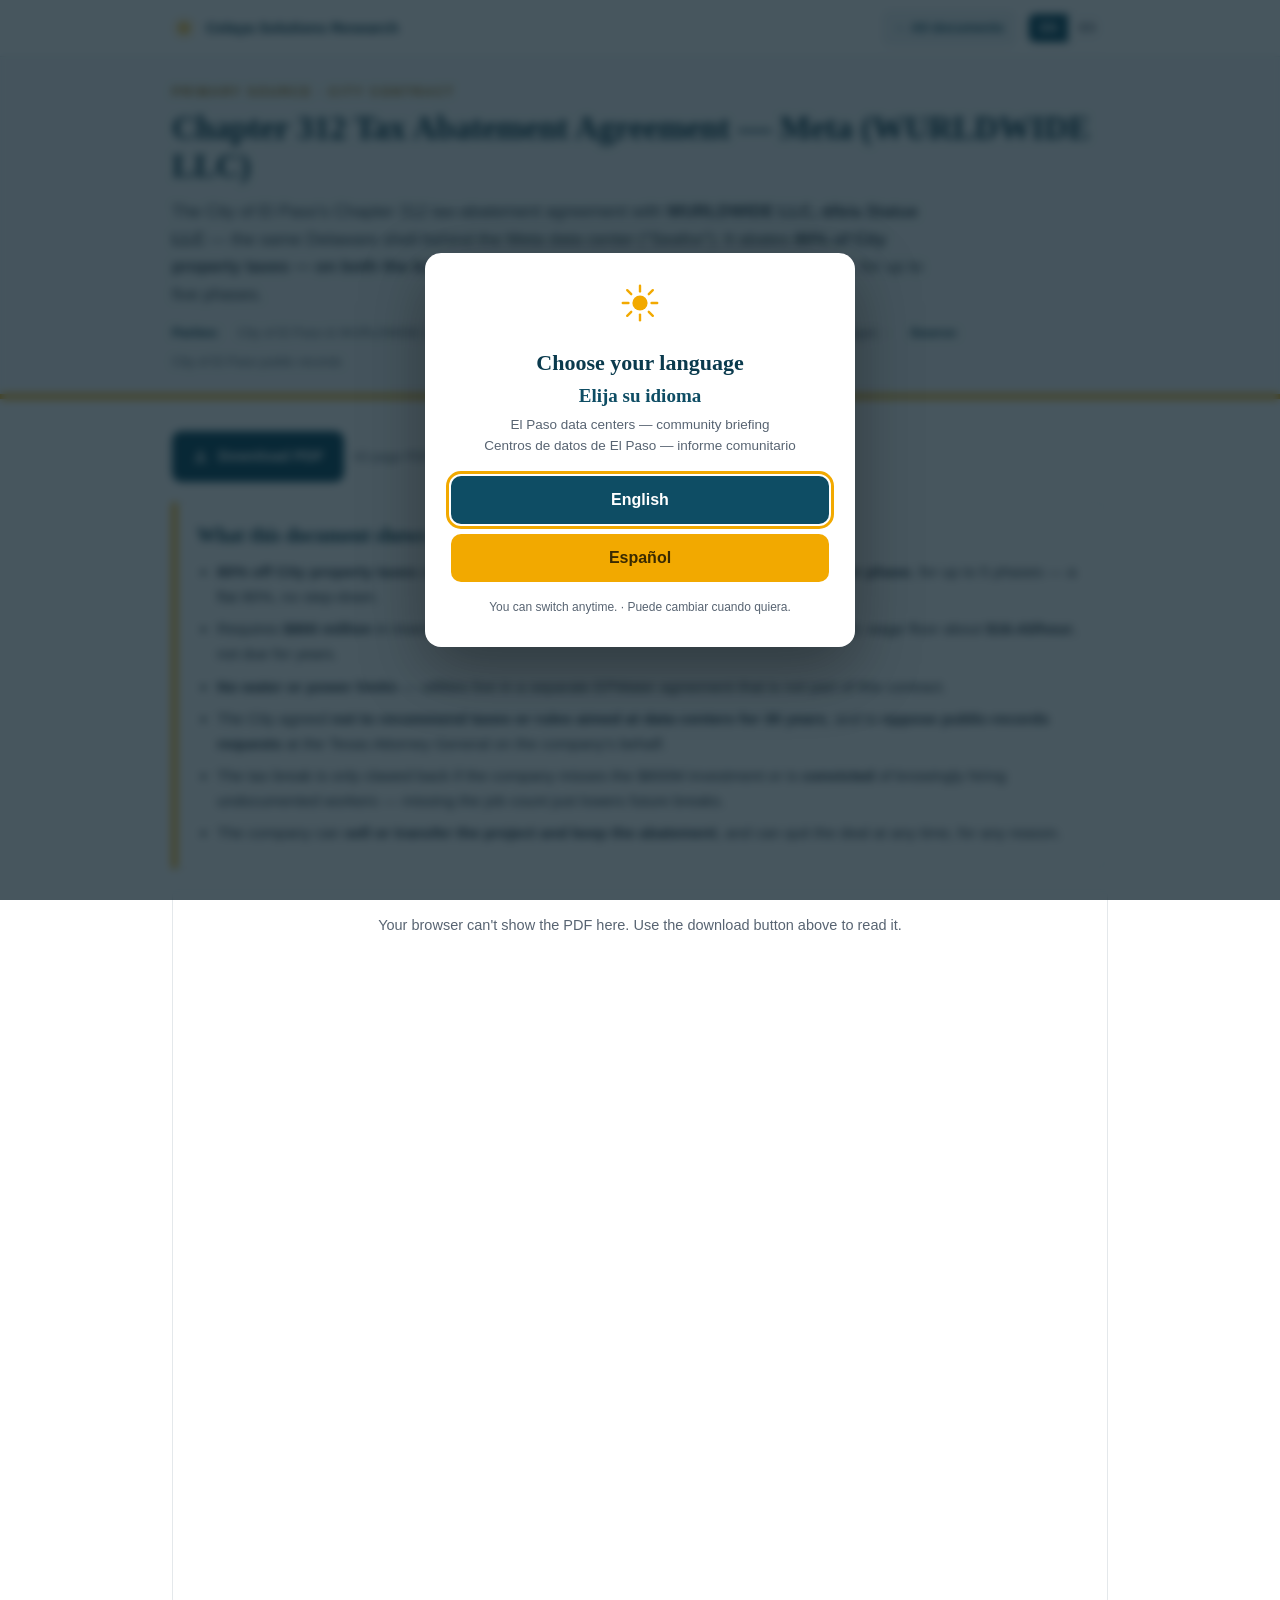
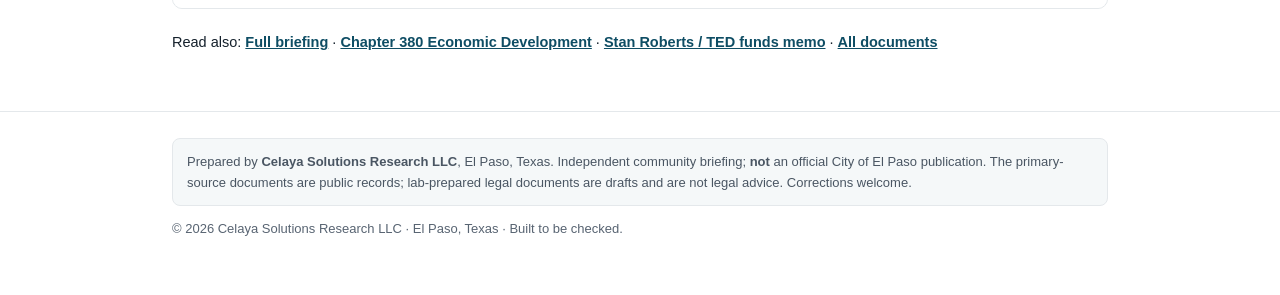
<file: agreement-312.html>
<!DOCTYPE html>
<html lang="en">
<head>
<meta charset="UTF-8">
<meta name="viewport" content="width=device-width, initial-scale=1.0">
<title data-i18n="meta.title">Chapter 312 Tax Abatement (Meta / WURLDWIDE LLC) — El Paso Data Centers</title>
<meta name="description" content="The City of El Paso's Chapter 312 tax-abatement agreement with WURLDWIDE LLC (Meta's shell, project 'Seafox'): 80% off property taxes on buildings and equipment, 10 years per phase. Primary source.">
<meta property="og:title" content="Chapter 312 Tax Abatement — Meta data center (El Paso)">
<meta property="og:description" content="80% off City property taxes — buildings and equipment — for 10 years per phase, up to 5 phases. Read the actual agreement.">
<meta property="og:type" content="article">
<meta property="og:url" content="https://celaya-solutions.github.io/Draft-Policy/agreement-312.html">
<meta property="og:image" content="https://celaya-solutions.github.io/Draft-Policy/assets/og-image.png">
<meta name="theme-color" content="#0e4d64">
<link rel="icon" type="image/svg+xml" href="assets/favicon.svg">
<link rel="icon" href="assets/favicon.ico" sizes="any">
<link rel="apple-touch-icon" href="assets/apple-touch-icon.png">
<link rel="stylesheet" href="assets/site.css">
</head>
<body data-vc="agreement-312">

<a class="skip" href="#main" data-i18n="skip">Skip to main content</a>

<div class="lg" id="langgate" role="dialog" aria-modal="true" aria-labelledby="lg-title" hidden>
  <div class="lg-card">
    <svg width="40" height="40" viewBox="0 0 100 100" aria-hidden="true" focusable="false"><circle cx="50" cy="50" r="19" fill="#f2a900"/><g stroke="#f2a900" stroke-width="6" stroke-linecap="round"><line x1="50" y1="7" x2="50" y2="21"/><line x1="50" y1="79" x2="50" y2="93"/><line x1="7" y1="50" x2="21" y2="50"/><line x1="79" y1="50" x2="93" y2="50"/><line x1="18" y1="18" x2="28" y2="28"/><line x1="72" y1="72" x2="82" y2="82"/><line x1="82" y1="18" x2="72" y2="28"/><line x1="28" y1="72" x2="18" y2="82"/></g></svg>
    <h2 id="lg-title">Choose your language<span lang="es">Elija su idioma</span></h2>
    <div class="lg-sub">El Paso data centers &mdash; community briefing<br><span lang="es">Centros de datos de El Paso &mdash; informe comunitario</span></div>
    <div class="lg-btns">
      <button type="button" data-setlang="en">English</button>
      <button type="button" class="alt" data-setlang="es" lang="es">Espa&ntilde;ol</button>
    </div>
    <div class="lg-note">You can switch anytime. <span lang="es">&middot; Puede cambiar cuando quiera.</span></div>
  </div>
</div>

<nav class="nav" aria-label="Primary"><div class="row">
  <a class="brand" href="index.html">
    <svg width="24" height="24" viewBox="0 0 100 100" aria-hidden="true" focusable="false"><circle cx="50" cy="50" r="19" fill="#f2a900"/><g stroke="#f2a900" stroke-width="6" stroke-linecap="round"><line x1="50" y1="7" x2="50" y2="21"/><line x1="50" y1="79" x2="50" y2="93"/><line x1="7" y1="50" x2="21" y2="50"/><line x1="79" y1="50" x2="93" y2="50"/><line x1="18" y1="18" x2="28" y2="28"/><line x1="72" y1="72" x2="82" y2="82"/><line x1="82" y1="18" x2="72" y2="28"/><line x1="28" y1="72" x2="18" y2="82"/></g></svg>
    Celaya Solutions Research
  </a>
  <a class="back" href="index.html#docs" data-i18n="nav.docs">&larr; All documents</a>
  <div class="langtoggle" role="group" aria-label="Language / Idioma">
    <button type="button" data-setlang="en" aria-pressed="true">EN</button>
    <button type="button" data-setlang="es" aria-pressed="false">ES</button>
  </div>
</div></nav>

<header class="hero"><div class="wrap">
  <div class="kind" data-i18n="doc.kind">Primary Source &middot; City Contract</div>
  <h1 data-i18n="doc.title">Chapter 312 Tax Abatement Agreement &mdash; Meta (WURLDWIDE LLC)</h1>
  <div class="desc" data-i18n="doc.desc"><p>The City of El Paso's Chapter 312 tax-abatement agreement with <strong>WURLDWIDE LLC, d/b/a Statue LLC</strong> &mdash; the same Delaware shell behind the Meta data center ("Seafox"). It abates <strong>80% of City property taxes &mdash; on both the buildings and the equipment &mdash; for 10 years per phase</strong>, for up to five phases.</p></div>
  <div class="meta" data-i18n="doc.metaline"><b>Parties:</b> City of El Paso &amp; WURLDWIDE LLC (d/b/a Statue LLC) &nbsp;&middot;&nbsp; <b>Signed:</b> Dec 7, 2023 &nbsp;&middot;&nbsp; <b>Length:</b> 42 pages &nbsp;&middot;&nbsp; <b>Source:</b> City of El Paso public records</div>
</div></header>

<main id="main"><div class="wrap">
  <div class="dlrow">
    <a class="dl" href="documents/Ex-Wurldwide-312-Agreement-Seafox.pdf" download>
      <svg width="17" height="17" viewBox="0 0 24 24" fill="none" stroke="currentColor" stroke-width="2.4" stroke-linecap="round" stroke-linejoin="round" aria-hidden="true"><path d="M12 3v12m0 0l-5-5m5 5l5-5"/><path d="M4 19h16"/></svg>
      <span data-i18n="doc.downloadpdf">Download PDF</span>
    </a>
    <span class="note" data-i18n="doc.note">42-page PDF &middot; opens in your browser below</span>
  </div>

  <div class="callout">
    <h2 data-i18n="shows.h">What this document shows</h2>
    <ul data-i18n="shows.list">
      <li><strong>80% off City property taxes</strong> on both the buildings and the equipment (servers), <strong>10 years per phase</strong>, for up to 5 phases &mdash; a flat 80%, no step-down.</li>
      <li>Requires <strong>$800 million</strong> in investment but only <strong>50 permanent jobs</strong> total; remote workers count; wage floor about <strong>$16.43/hour</strong>, not due for years.</li>
      <li><strong>No water or power limits</strong> &mdash; utilities live in a separate EPWater agreement that is not part of this contract.</li>
      <li>The City agreed <strong>not to recommend taxes or rules aimed at data centers for 35 years</strong>, and to <strong>oppose public-records requests</strong> at the Texas Attorney General on the company's behalf.</li>
      <li>The tax break is only clawed back if the company misses the $800M investment or is <strong>convicted</strong> of knowingly hiring undocumented workers &mdash; missing the job count just lowers future breaks.</li>
      <li>The company can <strong>sell or transfer the project and keep the abatement</strong>, and can quit the deal at any time, for any reason.</li>
    </ul>
  </div>

  <div class="viewer">
    <object data="documents/Ex-Wurldwide-312-Agreement-Seafox.pdf#view=FitH" type="application/pdf" aria-label="Chapter 312 Tax Abatement Agreement PDF">
      <div class="fallback" data-i18n="doc.fallback">Your browser can't show the PDF here. Use the download button above to read it.</div>
    </object>
  </div>

  <p class="rellinks"><span data-i18n="doc.related">Read also:</span> <a href="index.html" data-i18n="doc.relatedhome">Full briefing</a> &middot; <a href="agreement-380.html">Chapter 380 Economic Development</a> &middot; <a href="memo-stan-roberts.html">Stan Roberts / TED funds memo</a> &middot; <a href="index.html#docs" data-i18n="doc.relateddocs">All documents</a></p>
</div></main>

<footer><div class="wrap">
  <div class="disc" data-i18n="footer.disc">Prepared by <strong>Celaya Solutions Research LLC</strong>, El Paso, Texas. Independent community briefing; <strong>not</strong> an official City of El Paso publication. The primary-source documents are public records; lab-prepared legal documents are drafts and are not legal advice. Corrections welcome.</div>
  <p data-i18n="footer.copy">&copy; 2026 Celaya Solutions Research LLC &middot; El Paso, Texas &middot; Built to be checked.</p>
</div></footer>

<div id="vc" aria-hidden="true" hidden></div>

<script>
window.PAGE_ES={
  "meta.title":"Abatimiento de impuestos Cap&iacute;tulo 312 (Meta / WURLDWIDE LLC) — Centros de datos de El Paso",
  "doc.kind":"Fuente primaria &middot; Contrato municipal",
  "doc.title":"Acuerdo de Abatimiento de Impuestos Cap&iacute;tulo 312 &mdash; Meta (WURLDWIDE LLC)",
  "doc.desc":"<p>El acuerdo de abatimiento de impuestos (Cap&iacute;tulo 312) de la Ciudad de El Paso con <strong>WURLDWIDE LLC, d/b/a Statue LLC</strong> &mdash; la misma empresa fantasma de Delaware detr&aacute;s del centro de datos de Meta (&ldquo;Seafox&rdquo;). Abate el <strong>80% de los impuestos prediales de la Ciudad &mdash; tanto de los edificios como del equipo &mdash; por 10 a&ntilde;os por fase</strong>, hasta cinco fases.</p>",
  "doc.metaline":"<b>Partes:</b> Ciudad de El Paso y WURLDWIDE LLC (d/b/a Statue LLC) &nbsp;&middot;&nbsp; <b>Firmado:</b> 7 de diciembre de 2023 &nbsp;&middot;&nbsp; <b>Extensi&oacute;n:</b> 42 p&aacute;ginas &nbsp;&middot;&nbsp; <b>Fuente:</b> registros p&uacute;blicos de la Ciudad de El Paso",
  "doc.note":"PDF de 42 p&aacute;ginas &middot; se abre en su navegador abajo",
  "shows.h":"Lo que muestra este documento",
  "shows.list":"<li><strong>80% de descuento en los impuestos prediales de la Ciudad</strong> sobre los edificios y el equipo (servidores), <strong>10 a&ntilde;os por fase</strong>, hasta 5 fases &mdash; un 80% fijo, sin reducci&oacute;n gradual.</li><li>Exige <strong>$800 millones</strong> de inversi&oacute;n pero solo <strong>50 empleos permanentes</strong> en total; los empleados remotos cuentan; piso salarial de unos <strong>$16.43/hora</strong>, y no se exigen por a&ntilde;os.</li><li><strong>Sin l&iacute;mites de agua ni de energ&iacute;a</strong> &mdash; los servicios est&aacute;n en un acuerdo aparte con EPWater que no es parte de este contrato.</li><li>La Ciudad acord&oacute; <strong>no recomendar impuestos ni reglas dirigidas a los centros de datos durante 35 a&ntilde;os</strong>, y <strong>oponerse a las solicitudes de registros p&uacute;blicos</strong> ante el Fiscal General de Texas a favor de la empresa.</li><li>El descuento solo se recupera si la empresa no cumple los $800M o es <strong>condenada</strong> por contratar a sabiendas a trabajadores indocumentados &mdash; no alcanzar los empleos solo reduce los descuentos futuros.</li><li>La empresa puede <strong>vender o transferir el proyecto y conservar el abatimiento</strong>, y puede abandonar el acuerdo cuando quiera, por cualquier raz&oacute;n.</li>",
  "doc.related":"Lea tambi&eacute;n:","doc.relatedhome":"Informe completo","doc.relateddocs":"Todos los documentos"
};
</script>
<script src="assets/doc.js"></script>
</body>
</html>
</file>
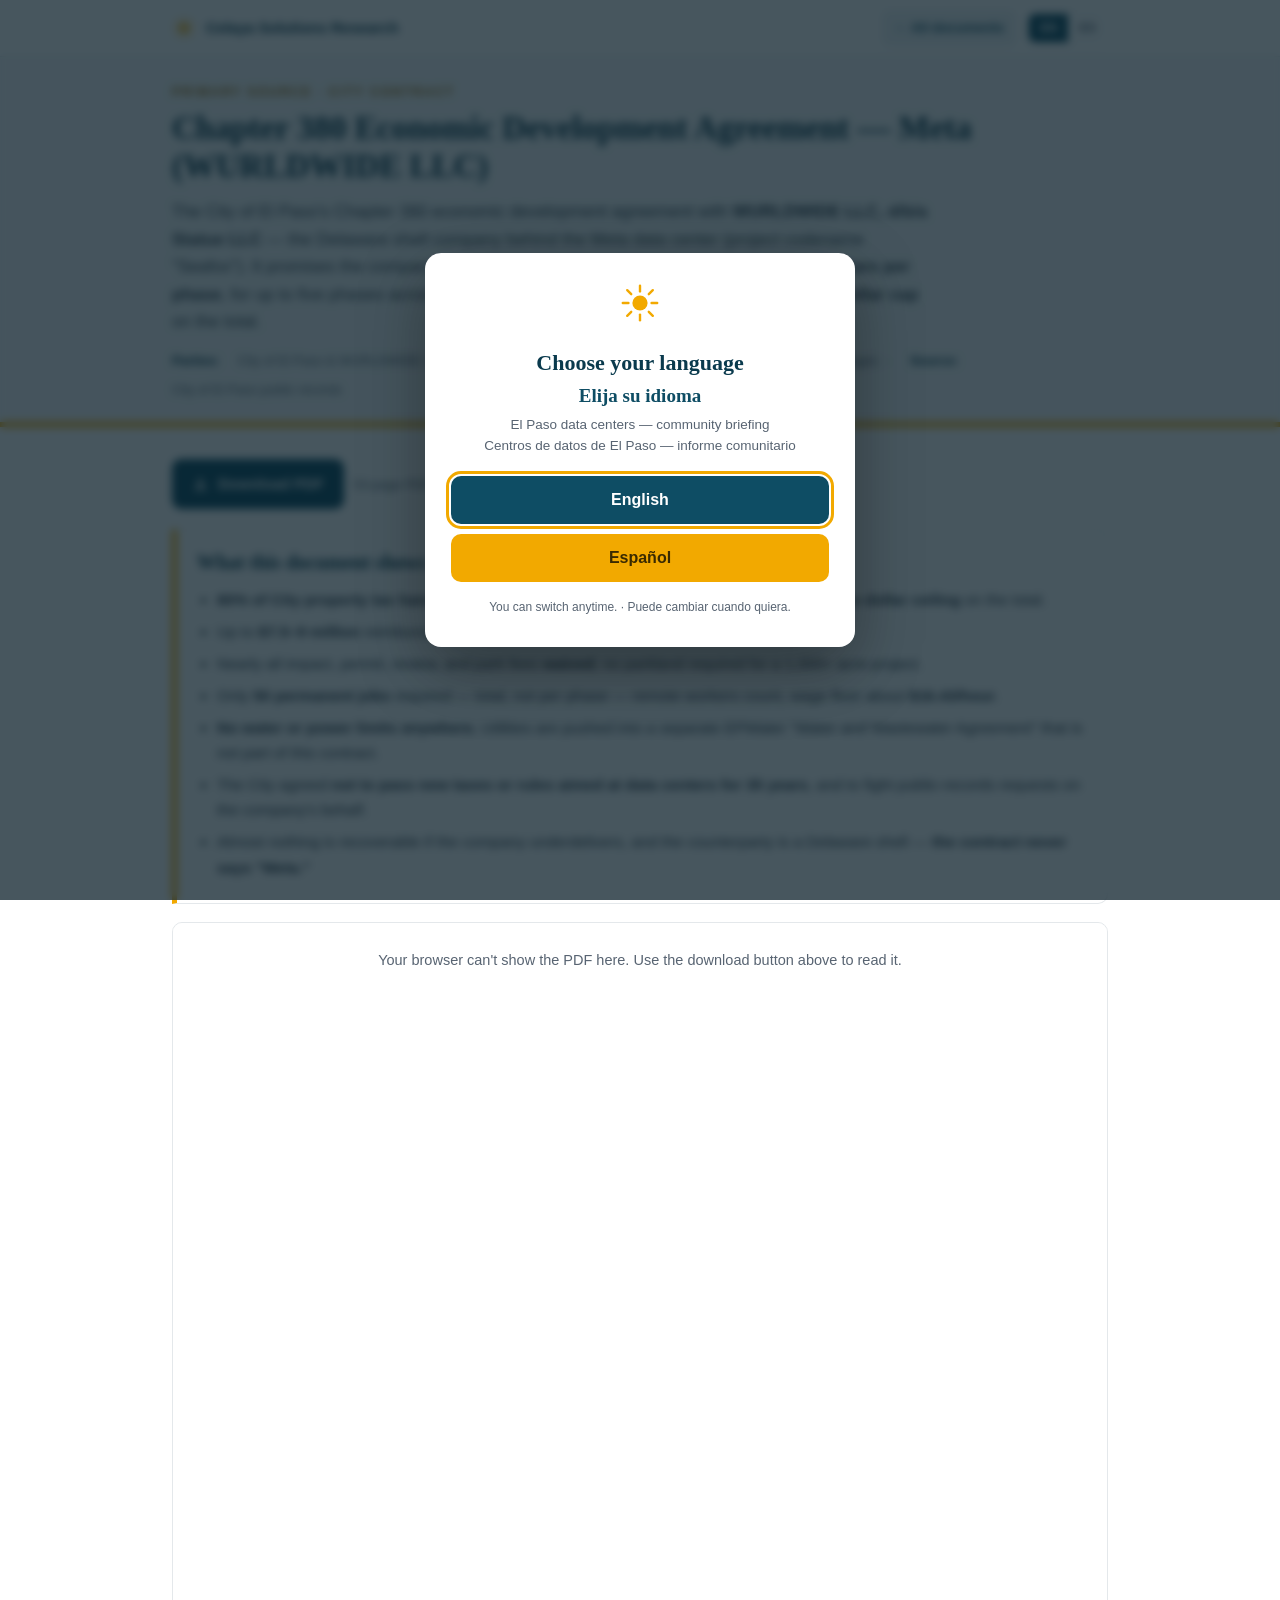
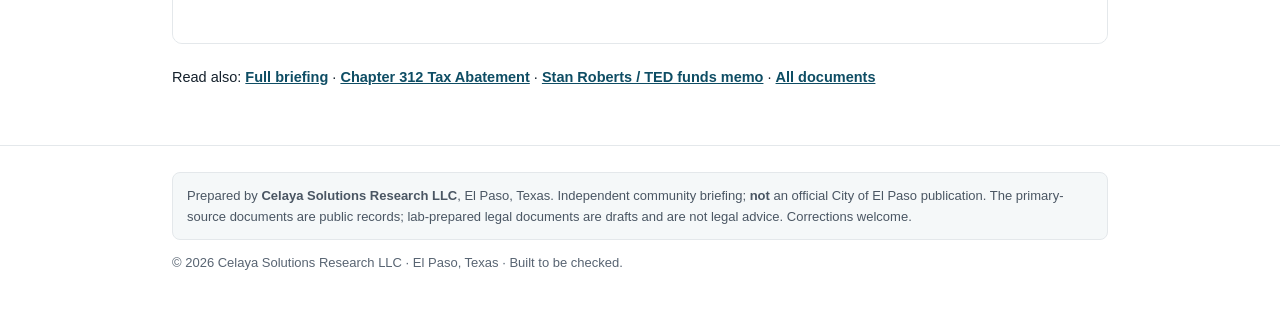
<file: agreement-380.html>
<!DOCTYPE html>
<html lang="en">
<head>
<meta charset="UTF-8">
<meta name="viewport" content="width=device-width, initial-scale=1.0">
<title data-i18n="meta.title">Chapter 380 Agreement (Meta / WURLDWIDE LLC) — El Paso Data Centers</title>
<meta name="description" content="The City of El Paso's Chapter 380 economic development agreement with WURLDWIDE LLC (Meta's shell, project 'Seafox'): an uncapped 80% property-tax grant, road reimbursement, and fee waivers. Primary source.">
<meta property="og:title" content="Chapter 380 Agreement — Meta data center (El Paso)">
<meta property="og:description" content="80% property-tax grant for 15 years per phase, no dollar cap, plus road reimbursement and fee waivers. Read the actual contract.">
<meta property="og:type" content="article">
<meta property="og:url" content="https://celaya-solutions.github.io/Draft-Policy/agreement-380.html">
<meta property="og:image" content="https://celaya-solutions.github.io/Draft-Policy/assets/og-image.png">
<meta name="theme-color" content="#0e4d64">
<link rel="icon" type="image/svg+xml" href="assets/favicon.svg">
<link rel="icon" href="assets/favicon.ico" sizes="any">
<link rel="apple-touch-icon" href="assets/apple-touch-icon.png">
<link rel="stylesheet" href="assets/site.css">
</head>
<body data-vc="agreement-380">

<a class="skip" href="#main" data-i18n="skip">Skip to main content</a>

<div class="lg" id="langgate" role="dialog" aria-modal="true" aria-labelledby="lg-title" hidden>
  <div class="lg-card">
    <svg width="40" height="40" viewBox="0 0 100 100" aria-hidden="true" focusable="false"><circle cx="50" cy="50" r="19" fill="#f2a900"/><g stroke="#f2a900" stroke-width="6" stroke-linecap="round"><line x1="50" y1="7" x2="50" y2="21"/><line x1="50" y1="79" x2="50" y2="93"/><line x1="7" y1="50" x2="21" y2="50"/><line x1="79" y1="50" x2="93" y2="50"/><line x1="18" y1="18" x2="28" y2="28"/><line x1="72" y1="72" x2="82" y2="82"/><line x1="82" y1="18" x2="72" y2="28"/><line x1="28" y1="72" x2="18" y2="82"/></g></svg>
    <h2 id="lg-title">Choose your language<span lang="es">Elija su idioma</span></h2>
    <div class="lg-sub">El Paso data centers &mdash; community briefing<br><span lang="es">Centros de datos de El Paso &mdash; informe comunitario</span></div>
    <div class="lg-btns">
      <button type="button" data-setlang="en">English</button>
      <button type="button" class="alt" data-setlang="es" lang="es">Espa&ntilde;ol</button>
    </div>
    <div class="lg-note">You can switch anytime. <span lang="es">&middot; Puede cambiar cuando quiera.</span></div>
  </div>
</div>

<nav class="nav" aria-label="Primary"><div class="row">
  <a class="brand" href="index.html">
    <svg width="24" height="24" viewBox="0 0 100 100" aria-hidden="true" focusable="false"><circle cx="50" cy="50" r="19" fill="#f2a900"/><g stroke="#f2a900" stroke-width="6" stroke-linecap="round"><line x1="50" y1="7" x2="50" y2="21"/><line x1="50" y1="79" x2="50" y2="93"/><line x1="7" y1="50" x2="21" y2="50"/><line x1="79" y1="50" x2="93" y2="50"/><line x1="18" y1="18" x2="28" y2="28"/><line x1="72" y1="72" x2="82" y2="82"/><line x1="82" y1="18" x2="72" y2="28"/><line x1="28" y1="72" x2="18" y2="82"/></g></svg>
    Celaya Solutions Research
  </a>
  <a class="back" href="index.html#docs" data-i18n="nav.docs">&larr; All documents</a>
  <div class="langtoggle" role="group" aria-label="Language / Idioma">
    <button type="button" data-setlang="en" aria-pressed="true">EN</button>
    <button type="button" data-setlang="es" aria-pressed="false">ES</button>
  </div>
</div></nav>

<header class="hero"><div class="wrap">
  <div class="kind" data-i18n="doc.kind">Primary Source &middot; City Contract</div>
  <h1 data-i18n="doc.title">Chapter 380 Economic Development Agreement &mdash; Meta (WURLDWIDE LLC)</h1>
  <div class="desc" data-i18n="doc.desc"><p>The City of El Paso's Chapter 380 economic development agreement with <strong>WURLDWIDE LLC, d/b/a Statue LLC</strong> &mdash; the Delaware shell company behind the Meta data center (project codename "Seafox"). It promises the company a grant equal to <strong>80% of City property taxes for 15 years per phase</strong>, for up to five phases across a 35-year term, plus road reimbursement &mdash; with <strong>no dollar cap</strong> on the total.</p></div>
  <div class="meta" data-i18n="doc.metaline"><b>Parties:</b> City of El Paso &amp; WURLDWIDE LLC (d/b/a Statue LLC) &nbsp;&middot;&nbsp; <b>Signed:</b> Dec 7, 2023 &nbsp;&middot;&nbsp; <b>Length:</b> 53 pages &nbsp;&middot;&nbsp; <b>Source:</b> City of El Paso public records</div>
</div></header>

<main id="main"><div class="wrap">
  <div class="dlrow">
    <a class="dl" href="documents/Ex-Wurldwide-380-Agreement-Seafox.pdf" download>
      <svg width="17" height="17" viewBox="0 0 24 24" fill="none" stroke="currentColor" stroke-width="2.4" stroke-linecap="round" stroke-linejoin="round" aria-hidden="true"><path d="M12 3v12m0 0l-5-5m5 5l5-5"/><path d="M4 19h16"/></svg>
      <span data-i18n="doc.downloadpdf">Download PDF</span>
    </a>
    <span class="note" data-i18n="doc.note">53-page PDF &middot; opens in your browser below</span>
  </div>

  <div class="callout">
    <h2 data-i18n="shows.h">What this document shows</h2>
    <ul data-i18n="shows.list">
      <li><strong>80% of City property tax handed back</strong> for 15 years per phase, for up to 5 phases &mdash; with <strong>no dollar ceiling</strong> on the total.</li>
      <li>Up to <strong>$7.5&ndash;9 million</strong> reimbursed to the company for Stan Roberts Ave. road work.</li>
      <li>Nearly all impact, permit, review, and park fees <strong>waived</strong>; no parkland required for a 1,000+ acre project.</li>
      <li>Only <strong>50 permanent jobs</strong> required &mdash; total, not per phase &mdash; remote workers count, wage floor about <strong>$16.43/hour</strong>.</li>
      <li><strong>No water or power limits anywhere.</strong> Utilities are pushed into a separate EPWater "Water and Wastewater Agreement" that is not part of this contract.</li>
      <li>The City agreed <strong>not to pass new taxes or rules aimed at data centers for 35 years</strong>, and to fight public-records requests on the company's behalf.</li>
      <li>Almost nothing is recoverable if the company underdelivers, and the counterparty is a Delaware shell &mdash; <strong>the contract never says "Meta."</strong></li>
    </ul>
  </div>

  <div class="viewer">
    <object data="documents/Ex-Wurldwide-380-Agreement-Seafox.pdf#view=FitH" type="application/pdf" aria-label="Chapter 380 Agreement PDF">
      <div class="fallback" data-i18n="doc.fallback">Your browser can't show the PDF here. Use the download button above to read it.</div>
    </object>
  </div>

  <p class="rellinks"><span data-i18n="doc.related">Read also:</span> <a href="index.html" data-i18n="doc.relatedhome">Full briefing</a> &middot; <a href="agreement-312.html">Chapter 312 Tax Abatement</a> &middot; <a href="memo-stan-roberts.html">Stan Roberts / TED funds memo</a> &middot; <a href="index.html#docs" data-i18n="doc.relateddocs">All documents</a></p>
</div></main>

<footer><div class="wrap">
  <div class="disc" data-i18n="footer.disc">Prepared by <strong>Celaya Solutions Research LLC</strong>, El Paso, Texas. Independent community briefing; <strong>not</strong> an official City of El Paso publication. The primary-source documents are public records; lab-prepared legal documents are drafts and are not legal advice. Corrections welcome.</div>
  <p data-i18n="footer.copy">&copy; 2026 Celaya Solutions Research LLC &middot; El Paso, Texas &middot; Built to be checked.</p>
</div></footer>

<div id="vc" aria-hidden="true" hidden></div>

<script>
window.PAGE_ES={
  "meta.title":"Acuerdo Cap&iacute;tulo 380 (Meta / WURLDWIDE LLC) — Centros de datos de El Paso",
  "doc.kind":"Fuente primaria &middot; Contrato municipal",
  "doc.title":"Acuerdo de Desarrollo Econ&oacute;mico Cap&iacute;tulo 380 &mdash; Meta (WURLDWIDE LLC)",
  "doc.desc":"<p>El acuerdo de desarrollo econ&oacute;mico (Cap&iacute;tulo 380) de la Ciudad de El Paso con <strong>WURLDWIDE LLC, d/b/a Statue LLC</strong> &mdash; la empresa fantasma de Delaware detr&aacute;s del centro de datos de Meta (nombre clave del proyecto: &ldquo;Seafox&rdquo;). Le promete a la empresa una subvenci&oacute;n igual al <strong>80% de los impuestos prediales de la Ciudad por 15 a&ntilde;os por fase</strong>, hasta cinco fases en un plazo de 35 a&ntilde;os, m&aacute;s reembolso de calles &mdash; <strong>sin tope en d&oacute;lares</strong> sobre el total.</p>",
  "doc.metaline":"<b>Partes:</b> Ciudad de El Paso y WURLDWIDE LLC (d/b/a Statue LLC) &nbsp;&middot;&nbsp; <b>Firmado:</b> 7 de diciembre de 2023 &nbsp;&middot;&nbsp; <b>Extensi&oacute;n:</b> 53 p&aacute;ginas &nbsp;&middot;&nbsp; <b>Fuente:</b> registros p&uacute;blicos de la Ciudad de El Paso",
  "doc.note":"PDF de 53 p&aacute;ginas &middot; se abre en su navegador abajo",
  "shows.h":"Lo que muestra este documento",
  "shows.list":"<li><strong>El 80% del impuesto predial de la Ciudad se devuelve</strong> por 15 a&ntilde;os por fase, hasta 5 fases &mdash; <strong>sin tope en d&oacute;lares</strong> sobre el total.</li><li>Hasta <strong>$7.5&ndash;9 millones</strong> reembolsados a la empresa por obras en la avenida Stan Roberts.</li><li>Casi todas las cuotas de impacto, permisos, revisi&oacute;n y parques quedan <strong>exentas</strong>; no se exige terreno para parque en un proyecto de m&aacute;s de 1,000 acres.</li><li>Solo se exigen <strong>50 empleos permanentes</strong> &mdash; en total, no por fase &mdash; los empleados remotos cuentan, con un piso salarial de unos <strong>$16.43/hora</strong>.</li><li><strong>Sin l&iacute;mites de agua ni de energ&iacute;a en ninguna parte.</strong> Los servicios se trasladan a un &ldquo;Acuerdo de Agua y Aguas Residuales&rdquo; aparte con EPWater que no es parte de este contrato.</li><li>La Ciudad acord&oacute; <strong>no aprobar nuevos impuestos ni reglas dirigidas a los centros de datos durante 35 a&ntilde;os</strong>, y pelear las solicitudes de registros p&uacute;blicos a favor de la empresa.</li><li>Casi nada es recuperable si la empresa no cumple, y la contraparte es una empresa fantasma de Delaware &mdash; <strong>el contrato nunca dice &ldquo;Meta&rdquo;.</strong></li>",
  "doc.related":"Lea tambi&eacute;n:","doc.relatedhome":"Informe completo","doc.relateddocs":"Todos los documentos"
};
</script>
<script src="assets/doc.js"></script>
</body>
</html>
</file>
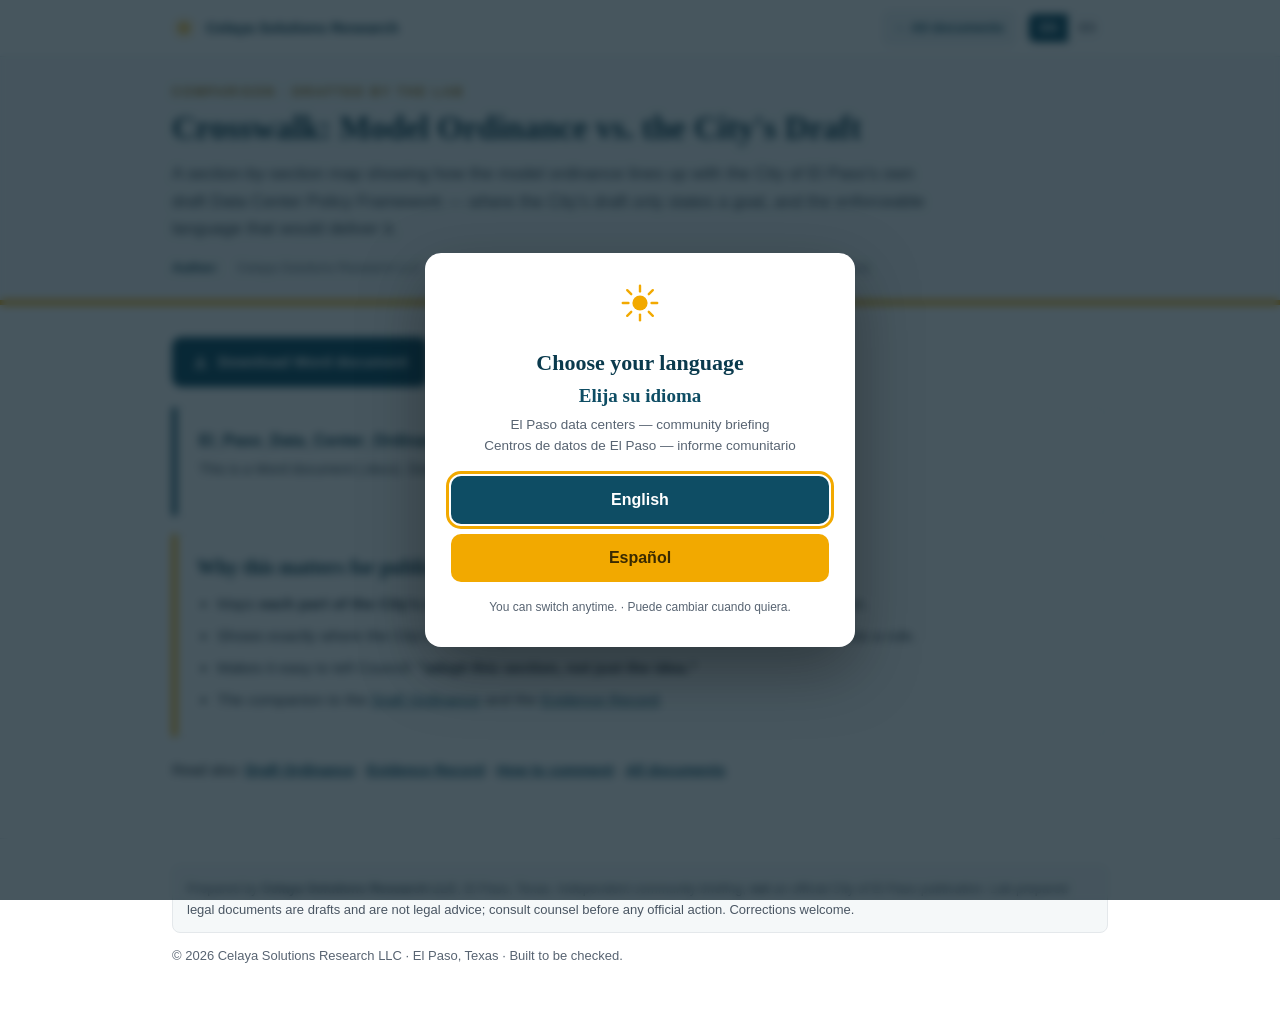
<file: crosswalk.html>
<!DOCTYPE html>
<html lang="en">
<head>
<meta charset="UTF-8">
<meta name="viewport" content="width=device-width, initial-scale=1.0">
<title data-i18n="meta.title">Crosswalk: Model Ordinance vs. City Draft — El Paso Data Centers</title>
<meta name="description" content="A section-by-section map of how the model data center ordinance lines up with the City of El Paso's own draft policy framework.">
<meta property="og:title" content="Crosswalk — model ordinance vs. the City's draft">
<meta property="og:description" content="Section-by-section: where the City's draft has a gap, and the enforceable language that fills it.">
<meta property="og:type" content="article">
<meta property="og:url" content="https://celaya-solutions.github.io/Draft-Policy/crosswalk.html">
<meta property="og:image" content="https://celaya-solutions.github.io/Draft-Policy/assets/og-image.png">
<meta name="theme-color" content="#0e4d64">
<link rel="icon" type="image/svg+xml" href="assets/favicon.svg">
<link rel="icon" href="assets/favicon.ico" sizes="any">
<link rel="apple-touch-icon" href="assets/apple-touch-icon.png">
<link rel="stylesheet" href="assets/site.css">
</head>
<body data-vc="crosswalk">

<a class="skip" href="#main" data-i18n="skip">Skip to main content</a>

<div class="lg" id="langgate" role="dialog" aria-modal="true" aria-labelledby="lg-title" hidden>
  <div class="lg-card">
    <svg width="40" height="40" viewBox="0 0 100 100" aria-hidden="true" focusable="false"><circle cx="50" cy="50" r="19" fill="#f2a900"/><g stroke="#f2a900" stroke-width="6" stroke-linecap="round"><line x1="50" y1="7" x2="50" y2="21"/><line x1="50" y1="79" x2="50" y2="93"/><line x1="7" y1="50" x2="21" y2="50"/><line x1="79" y1="50" x2="93" y2="50"/><line x1="18" y1="18" x2="28" y2="28"/><line x1="72" y1="72" x2="82" y2="82"/><line x1="82" y1="18" x2="72" y2="28"/><line x1="28" y1="72" x2="18" y2="82"/></g></svg>
    <h2 id="lg-title">Choose your language<span lang="es">Elija su idioma</span></h2>
    <div class="lg-sub">El Paso data centers &mdash; community briefing<br><span lang="es">Centros de datos de El Paso &mdash; informe comunitario</span></div>
    <div class="lg-btns">
      <button type="button" data-setlang="en">English</button>
      <button type="button" class="alt" data-setlang="es" lang="es">Espa&ntilde;ol</button>
    </div>
    <div class="lg-note">You can switch anytime. <span lang="es">&middot; Puede cambiar cuando quiera.</span></div>
  </div>
</div>

<nav class="nav" aria-label="Primary"><div class="row">
  <a class="brand" href="index.html">
    <svg width="24" height="24" viewBox="0 0 100 100" aria-hidden="true" focusable="false"><circle cx="50" cy="50" r="19" fill="#f2a900"/><g stroke="#f2a900" stroke-width="6" stroke-linecap="round"><line x1="50" y1="7" x2="50" y2="21"/><line x1="50" y1="79" x2="50" y2="93"/><line x1="7" y1="50" x2="21" y2="50"/><line x1="79" y1="50" x2="93" y2="50"/><line x1="18" y1="18" x2="28" y2="28"/><line x1="72" y1="72" x2="82" y2="82"/><line x1="82" y1="18" x2="72" y2="28"/><line x1="28" y1="72" x2="18" y2="82"/></g></svg>
    Celaya Solutions Research
  </a>
  <a class="back" href="index.html#docs" data-i18n="nav.docs">&larr; All documents</a>
  <div class="langtoggle" role="group" aria-label="Language / Idioma">
    <button type="button" data-setlang="en" aria-pressed="true">EN</button>
    <button type="button" data-setlang="es" aria-pressed="false">ES</button>
  </div>
</div></nav>

<header class="hero"><div class="wrap">
  <div class="kind" data-i18n="doc.kind">Comparison &middot; Drafted by the Lab</div>
  <h1 data-i18n="doc.title">Crosswalk: Model Ordinance vs. the City's Draft</h1>
  <div class="desc" data-i18n="doc.desc"><p>A section-by-section map showing how the model ordinance lines up with the City of El Paso's own draft Data Center Policy Framework &mdash; where the City's draft only states a goal, and the enforceable language that would deliver it.</p></div>
  <div class="meta" data-i18n="doc.metaline"><b>Author:</b> Celaya Solutions Research LLC &nbsp;&middot;&nbsp; <b>Use:</b> public comment &amp; Council briefing &nbsp;&middot;&nbsp; <b>Format:</b> Word (.docx)</div>
</div></header>

<main id="main"><div class="wrap">
  <div class="dlrow">
    <a class="dl" href="documents/El_Paso_Data_Center_Ordinance_CROSSWALK.docx" download>
      <svg width="17" height="17" viewBox="0 0 24 24" fill="none" stroke="currentColor" stroke-width="2.4" stroke-linecap="round" stroke-linejoin="round" aria-hidden="true"><path d="M12 3v12m0 0l-5-5m5 5l5-5"/><path d="M4 19h16"/></svg>
      <span data-i18n="doc.downloadword">Download Word document</span>
    </a>
  </div>

  <div class="filecard">
    <div class="ft" data-i18n="fc.t">El_Paso_Data_Center_Ordinance_CROSSWALK.docx</div>
    <div class="fd" data-i18n="doc.openword">This is a Word document (.docx). Download it to open in Word, Pages, or Google Docs.</div>
  </div>

  <div class="callout">
    <h2 data-i18n="shows.h">Why this matters for public comment</h2>
    <ul data-i18n="shows.list">
      <li>Maps <strong>each part of the City's draft framework</strong> to the matching enforceable ordinance section.</li>
      <li>Shows exactly where the City's draft is a <strong>goal with no teeth</strong>, and the language that turns it into a rule.</li>
      <li>Makes it easy to tell Council: <strong>"adopt this section, not just the idea."</strong></li>
      <li>The companion to the <a href="ordinance.html">Draft Ordinance</a> and the <a href="evidence-record.html">Evidence Record</a>.</li>
    </ul>
  </div>

  <p class="rellinks"><span data-i18n="doc.related">Read also:</span> <a href="ordinance.html">Draft Ordinance</a> &middot; <a href="evidence-record.html">Evidence Record</a> &middot; <a href="index.html#act" data-i18n="doc.relact">How to comment</a> &middot; <a href="index.html#docs" data-i18n="doc.relateddocs">All documents</a></p>
</div></main>

<footer><div class="wrap">
  <div class="disc" data-i18n="footer.disc">Prepared by <strong>Celaya Solutions Research LLC</strong>, El Paso, Texas. Independent community briefing; <strong>not</strong> an official City of El Paso publication. Lab-prepared legal documents are drafts and are not legal advice; consult counsel before any official action. Corrections welcome.</div>
  <p data-i18n="footer.copy">&copy; 2026 Celaya Solutions Research LLC &middot; El Paso, Texas &middot; Built to be checked.</p>
</div></footer>

<div id="vc" aria-hidden="true" hidden></div>

<script>
window.PAGE_ES={
  "meta.title":"Tabla comparativa: ordenanza modelo vs. borrador de la Ciudad — Centros de datos de El Paso",
  "doc.kind":"Comparaci&oacute;n &middot; Redactada por el laboratorio",
  "doc.title":"Tabla comparativa: ordenanza modelo vs. el borrador de la Ciudad",
  "doc.desc":"<p>Un mapa secci&oacute;n por secci&oacute;n que muestra c&oacute;mo la ordenanza modelo corresponde al propio borrador del Marco de Pol&iacute;tica de Centros de Datos de la Ciudad de El Paso &mdash; d&oacute;nde el borrador de la Ciudad solo plantea una meta, y el texto con fuerza legal que la har&iacute;a realidad.</p>",
  "doc.metaline":"<b>Autor:</b> Celaya Solutions Research LLC &nbsp;&middot;&nbsp; <b>Uso:</b> comentario p&uacute;blico y reuni&oacute;n del Concejo &nbsp;&middot;&nbsp; <b>Formato:</b> Word (.docx)",
  "fc.t":"El_Paso_Data_Center_Ordinance_CROSSWALK.docx",
  "shows.h":"Por qu&eacute; importa para el comentario p&uacute;blico",
  "shows.list":"<li>Conecta <strong>cada parte del borrador de la Ciudad</strong> con la secci&oacute;n de ordenanza con fuerza legal que le corresponde.</li><li>Muestra exactamente d&oacute;nde el borrador de la Ciudad es una <strong>meta sin dientes</strong>, y el texto que la convierte en regla.</li><li>Facilita decirle al Concejo: <strong>&ldquo;adopten esta secci&oacute;n, no solo la idea.&rdquo;</strong></li><li>El complemento del <a href=\"ordinance.html\">Borrador de Ordenanza</a> y del <a href=\"evidence-record.html\">Registro de Evidencia</a>.</li>",
  "doc.related":"Lea tambi&eacute;n:","doc.relact":"C&oacute;mo comentar","doc.relateddocs":"Todos los documentos",
  "doc.openword":"Este es un documento de Word (.docx). Desc&aacute;rguelo para abrirlo en Word, Pages o Google Docs.","doc.downloadword":"Descargar documento de Word"
};
</script>
<script src="assets/doc.js"></script>
</body>
</html>
</file>
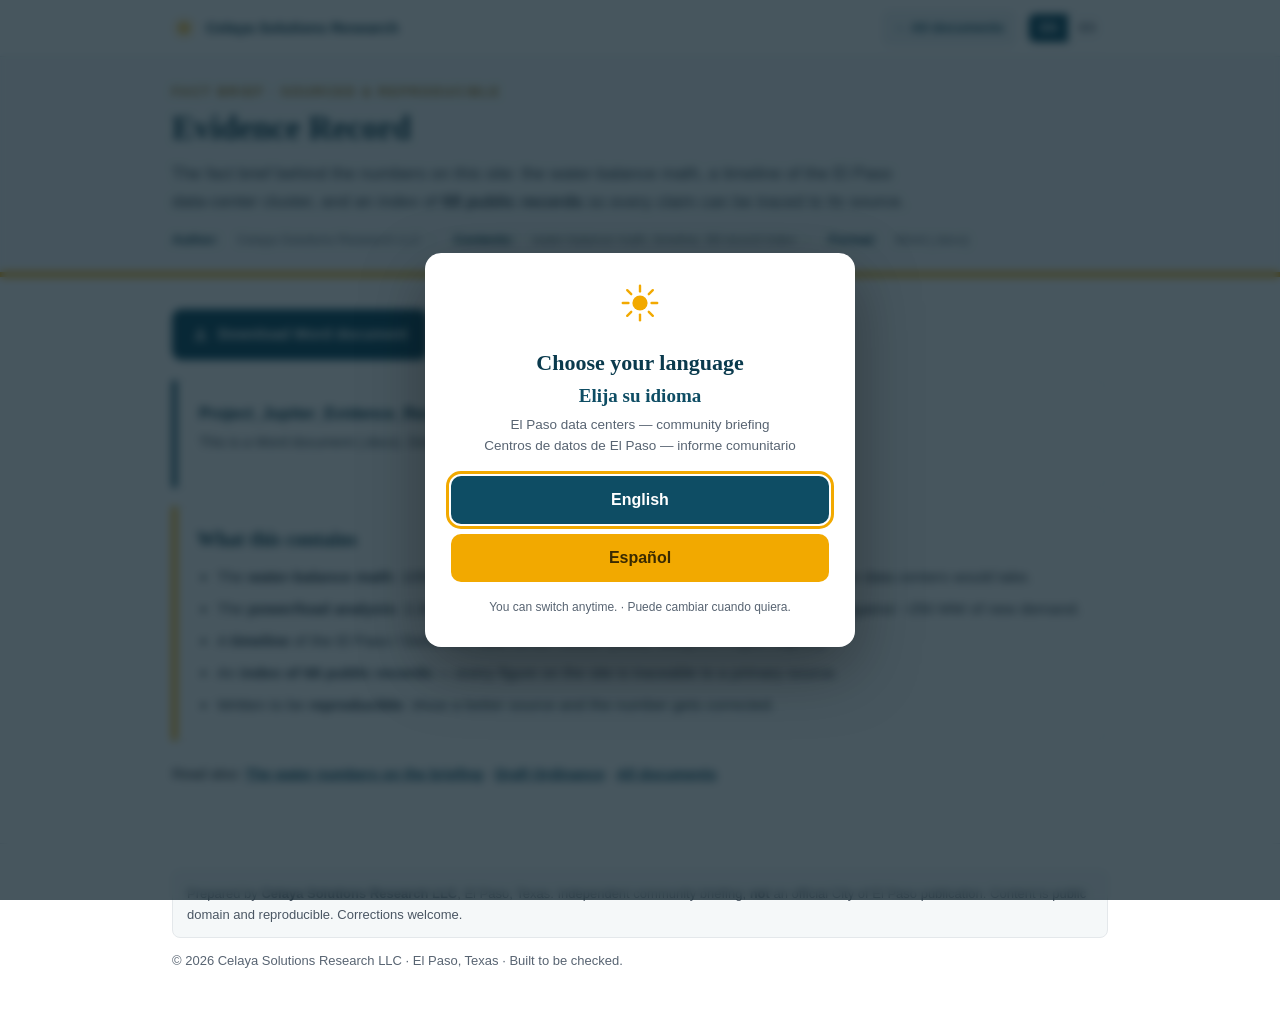
<file: evidence-record.html>
<!DOCTYPE html>
<html lang="en">
<head>
<meta charset="UTF-8">
<meta name="viewport" content="width=device-width, initial-scale=1.0">
<title data-i18n="meta.title">Evidence Record — El Paso Data Centers (Celaya Solutions Research)</title>
<meta name="description" content="The fact brief and water-balance math behind the El Paso data center numbers: timeline and an index of 68 public records.">
<meta property="og:title" content="Evidence Record — El Paso data centers">
<meta property="og:description" content="The water-balance math, timeline, and an index of 68 public records behind the numbers.">
<meta property="og:type" content="article">
<meta property="og:url" content="https://celaya-solutions.github.io/Draft-Policy/evidence-record.html">
<meta property="og:image" content="https://celaya-solutions.github.io/Draft-Policy/assets/og-image.png">
<meta name="theme-color" content="#0e4d64">
<link rel="icon" type="image/svg+xml" href="assets/favicon.svg">
<link rel="icon" href="assets/favicon.ico" sizes="any">
<link rel="apple-touch-icon" href="assets/apple-touch-icon.png">
<link rel="stylesheet" href="assets/site.css">
</head>
<body data-vc="evidence-record">

<a class="skip" href="#main" data-i18n="skip">Skip to main content</a>

<div class="lg" id="langgate" role="dialog" aria-modal="true" aria-labelledby="lg-title" hidden>
  <div class="lg-card">
    <svg width="40" height="40" viewBox="0 0 100 100" aria-hidden="true" focusable="false"><circle cx="50" cy="50" r="19" fill="#f2a900"/><g stroke="#f2a900" stroke-width="6" stroke-linecap="round"><line x1="50" y1="7" x2="50" y2="21"/><line x1="50" y1="79" x2="50" y2="93"/><line x1="7" y1="50" x2="21" y2="50"/><line x1="79" y1="50" x2="93" y2="50"/><line x1="18" y1="18" x2="28" y2="28"/><line x1="72" y1="72" x2="82" y2="82"/><line x1="82" y1="18" x2="72" y2="28"/><line x1="28" y1="72" x2="18" y2="82"/></g></svg>
    <h2 id="lg-title">Choose your language<span lang="es">Elija su idioma</span></h2>
    <div class="lg-sub">El Paso data centers &mdash; community briefing<br><span lang="es">Centros de datos de El Paso &mdash; informe comunitario</span></div>
    <div class="lg-btns">
      <button type="button" data-setlang="en">English</button>
      <button type="button" class="alt" data-setlang="es" lang="es">Espa&ntilde;ol</button>
    </div>
    <div class="lg-note">You can switch anytime. <span lang="es">&middot; Puede cambiar cuando quiera.</span></div>
  </div>
</div>

<nav class="nav" aria-label="Primary"><div class="row">
  <a class="brand" href="index.html">
    <svg width="24" height="24" viewBox="0 0 100 100" aria-hidden="true" focusable="false"><circle cx="50" cy="50" r="19" fill="#f2a900"/><g stroke="#f2a900" stroke-width="6" stroke-linecap="round"><line x1="50" y1="7" x2="50" y2="21"/><line x1="50" y1="79" x2="50" y2="93"/><line x1="7" y1="50" x2="21" y2="50"/><line x1="79" y1="50" x2="93" y2="50"/><line x1="18" y1="18" x2="28" y2="28"/><line x1="72" y1="72" x2="82" y2="82"/><line x1="82" y1="18" x2="72" y2="28"/><line x1="28" y1="72" x2="18" y2="82"/></g></svg>
    Celaya Solutions Research
  </a>
  <a class="back" href="index.html#docs" data-i18n="nav.docs">&larr; All documents</a>
  <div class="langtoggle" role="group" aria-label="Language / Idioma">
    <button type="button" data-setlang="en" aria-pressed="true">EN</button>
    <button type="button" data-setlang="es" aria-pressed="false">ES</button>
  </div>
</div></nav>

<header class="hero"><div class="wrap">
  <div class="kind" data-i18n="doc.kind">Fact Brief &middot; Sourced &amp; Reproducible</div>
  <h1 data-i18n="doc.title">Evidence Record</h1>
  <div class="desc" data-i18n="doc.desc"><p>The fact brief behind the numbers on this site: the water-balance math, a timeline of the El Paso data-center cluster, and an index of <strong>68 public records</strong> so every claim can be traced to its source.</p></div>
  <div class="meta" data-i18n="doc.metaline"><b>Author:</b> Celaya Solutions Research LLC &nbsp;&middot;&nbsp; <b>Contents:</b> water-balance math, timeline, 68-record index &nbsp;&middot;&nbsp; <b>Format:</b> Word (.docx)</div>
</div></header>

<main id="main"><div class="wrap">
  <div class="dlrow">
    <a class="dl" href="documents/Project_Jupiter_Evidence_Record.docx" download>
      <svg width="17" height="17" viewBox="0 0 24 24" fill="none" stroke="currentColor" stroke-width="2.4" stroke-linecap="round" stroke-linejoin="round" aria-hidden="true"><path d="M12 3v12m0 0l-5-5m5 5l5-5"/><path d="M4 19h16"/></svg>
      <span data-i18n="doc.downloadword">Download Word document</span>
    </a>
  </div>

  <div class="filecard">
    <div class="ft" data-i18n="fc.t">Project_Jupiter_Evidence_Record.docx</div>
    <div class="fd" data-i18n="doc.openword">This is a Word document (.docx). Download it to open in Word, Pages, or Google Docs.</div>
  </div>

  <div class="callout">
    <h2 data-i18n="shows.h">What this contains</h2>
    <ul data-i18n="shows.list">
      <li>The <strong>water-balance math</strong>: 105M gallons/day in use, ~8.7M/day of cushion, and the 17.9% the data centers would take.</li>
      <li>The <strong>power/load analysis</strong>: 2,300 MW supply vs. 2,173 MW peak, and the 127 MW cushion against ~250 MW of new demand.</li>
      <li>A <strong>timeline</strong> of the El Paso / Doña Ana data-center cluster (Meta, Wiwynn, Project Jupiter).</li>
      <li>An <strong>index of 68 public records</strong> &mdash; every figure on the site is traceable to a primary source.</li>
      <li>Written to be <strong>reproducible</strong>: show a better source and the number gets corrected.</li>
    </ul>
  </div>

  <p class="rellinks"><span data-i18n="doc.related">Read also:</span> <a href="index.html#water" data-i18n="doc.relwater">The water numbers on the briefing</a> &middot; <a href="ordinance.html">Draft Ordinance</a> &middot; <a href="index.html#docs" data-i18n="doc.relateddocs">All documents</a></p>
</div></main>

<footer><div class="wrap">
  <div class="disc" data-i18n="footer.disc">Prepared by <strong>Celaya Solutions Research LLC</strong>, El Paso, Texas. Independent community briefing; <strong>not</strong> an official City of El Paso publication. Content is public domain and reproducible. Corrections welcome.</div>
  <p data-i18n="footer.copy">&copy; 2026 Celaya Solutions Research LLC &middot; El Paso, Texas &middot; Built to be checked.</p>
</div></footer>

<div id="vc" aria-hidden="true" hidden></div>

<script>
window.PAGE_ES={
  "meta.title":"Registro de Evidencia — Centros de datos de El Paso (Celaya Solutions Research)",
  "doc.kind":"Informe de hechos &middot; Con fuentes y reproducible",
  "doc.title":"Registro de Evidencia",
  "doc.desc":"<p>El informe de hechos detr&aacute;s de los n&uacute;meros de este sitio: las cuentas del balance de agua, una cronolog&iacute;a del grupo de centros de datos de El Paso, y un &iacute;ndice de <strong>68 registros p&uacute;blicos</strong> para que cada afirmaci&oacute;n se pueda rastrear hasta su fuente.</p>",
  "doc.metaline":"<b>Autor:</b> Celaya Solutions Research LLC &nbsp;&middot;&nbsp; <b>Contenido:</b> cuentas del balance de agua, cronolog&iacute;a, &iacute;ndice de 68 registros &nbsp;&middot;&nbsp; <b>Formato:</b> Word (.docx)",
  "fc.t":"Project_Jupiter_Evidence_Record.docx",
  "shows.h":"Lo que contiene",
  "shows.list":"<li>Las <strong>cuentas del balance de agua</strong>: 105M de galones/d&iacute;a en uso, ~8.7M/d&iacute;a de margen, y el 17.9% que se llevar&iacute;an los centros de datos.</li><li>El <strong>an&aacute;lisis de carga el&eacute;ctrica</strong>: 2,300 MW de suministro contra 2,173 MW de pico, y el margen de 127 MW frente a ~250 MW de demanda nueva.</li><li>Una <strong>cronolog&iacute;a</strong> del grupo de centros de datos de El Paso / Do&ntilde;a Ana (Meta, Wiwynn, Project Jupiter).</li><li>Un <strong>&iacute;ndice de 68 registros p&uacute;blicos</strong> &mdash; cada cifra del sitio es rastreable a una fuente primaria.</li><li>Escrito para ser <strong>reproducible</strong>: muestre una mejor fuente y el n&uacute;mero se corrige.</li>",
  "doc.related":"Lea tambi&eacute;n:","doc.relwater":"Los n&uacute;meros del agua en el informe","doc.relateddocs":"Todos los documentos",
  "doc.openword":"Este es un documento de Word (.docx). Desc&aacute;rguelo para abrirlo en Word, Pages o Google Docs.","doc.downloadword":"Descargar documento de Word"
};
</script>
<script src="assets/doc.js"></script>
</body>
</html>
</file>
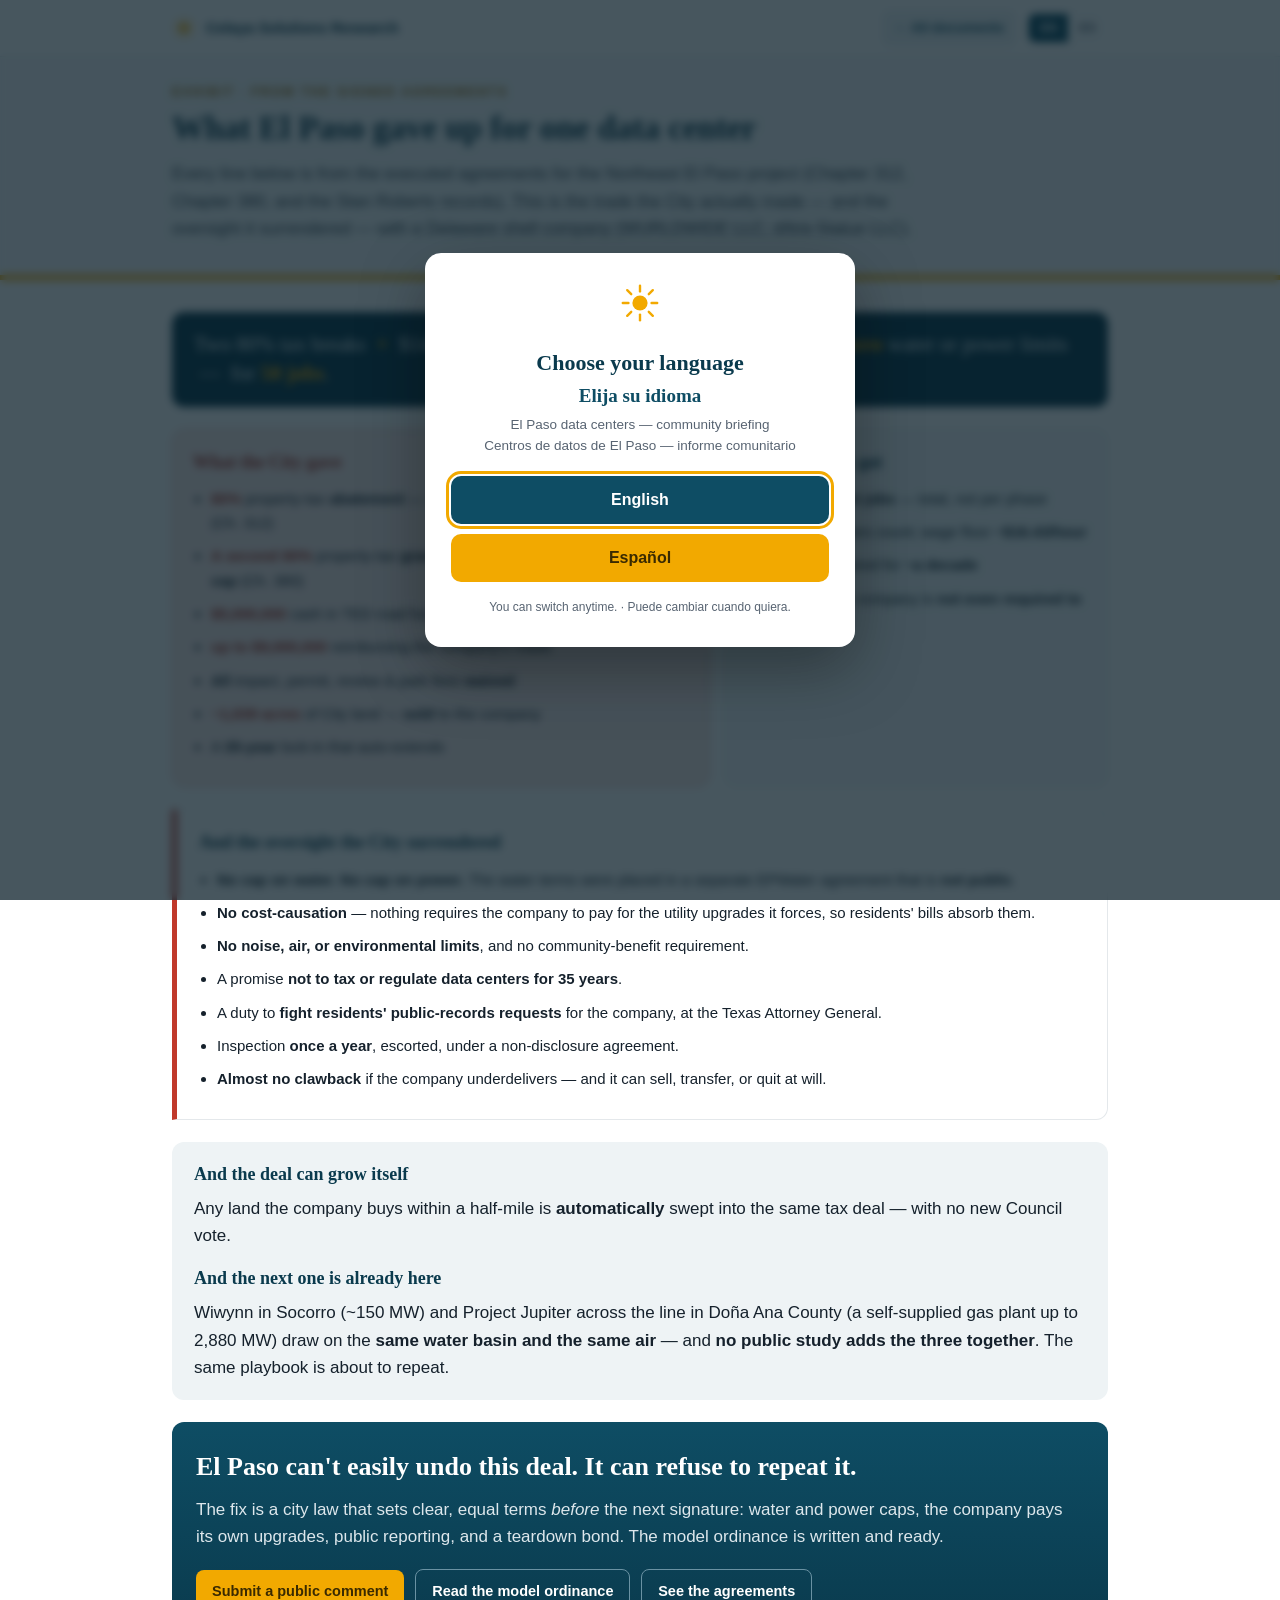
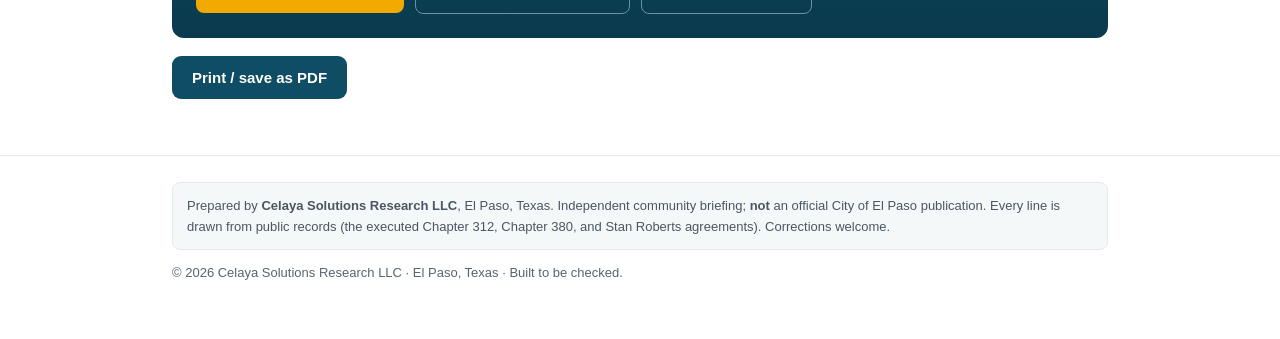
<file: exhibit.html>
<!DOCTYPE html>
<html lang="en">
<head>
<meta charset="UTF-8">
<meta name="viewport" content="width=device-width, initial-scale=1.0">
<title data-i18n="meta.title">What El Paso Gave Up for One Data Center — The Trade</title>
<meta name="description" content="Every line is from the signed Meta agreements: two 80% tax breaks, $14M+ in cash and land, a 35-year lock-in, no water or power limits — for 50 jobs. The trade the City actually made.">
<meta property="og:title" content="What El Paso gave up for one data center">
<meta property="og:description" content="Two 80% tax breaks + $14M+ in cash & land + a 35-year lock-in + zero water/power limits — for 50 jobs. From the signed agreements.">
<meta property="og:type" content="article">
<meta property="og:url" content="https://celaya-solutions.github.io/Draft-Policy/exhibit.html">
<meta property="og:image" content="https://celaya-solutions.github.io/Draft-Policy/assets/og-image.png">
<meta name="theme-color" content="#0e4d64">
<link rel="icon" type="image/svg+xml" href="assets/favicon.svg">
<link rel="icon" href="assets/favicon.ico" sizes="any">
<link rel="apple-touch-icon" href="assets/apple-touch-icon.png">
<link rel="stylesheet" href="assets/site.css">
<style>
  .band{background:var(--navy-d);color:#fff;border-radius:12px;padding:18px 22px;margin:6px 0 22px;font-family:var(--serif);font-size:clamp(17px,2.4vw,21px);line-height:1.4}
  .band b{color:var(--gold)}
  .score{display:grid;grid-template-columns:1.4fr 1fr;gap:14px;margin:8px 0 22px}
  .col{border-radius:12px;padding:18px 20px}
  .col.gave{background:#fcebe9;border:1px solid #e7b7b0}
  .col.got{background:var(--soft);border:1px solid var(--line)}
  .col h3{font-family:var(--serif);font-size:18px;margin:0 0 10px;color:var(--navy-d)}
  .col.gave h3{color:#a3271a}
  .col ul{margin:0 0 0 18px}.col li{margin-bottom:9px;font-size:15px}
  .col .amt{font-weight:700;color:#a3271a}
  .surr{background:#fff;border:1px solid var(--line);border-left:5px solid var(--red);border-radius:0 12px 12px 0;padding:18px 22px;margin:8px 0 22px}
  .surr h3{font-family:var(--serif);font-size:18px;color:var(--navy-d);margin-bottom:10px}
  .surr ul{margin:0 0 0 18px}.surr li{margin-bottom:9px;font-size:15px}
  .kick{background:var(--soft2);border-radius:12px;padding:18px 22px;margin:8px 0}
  .kick h3{font-family:var(--serif);color:var(--navy-d);font-size:18px;margin-bottom:6px}
  .bottom{background:linear-gradient(180deg,#0e4d64,#0a3a4d);color:#fff;border-radius:12px;padding:24px;margin:22px 0 8px}
  .bottom h3{font-family:var(--serif);font-size:clamp(20px,3vw,26px);margin-bottom:8px}
  .bottom p{color:#dde7ec;margin-bottom:14px}
  .bottom a{display:inline-block;background:var(--gold);color:#3a2a00;font-weight:700;text-decoration:none;padding:10px 16px;border-radius:8px;font-size:14.5px;margin:4px 6px 0 0}
  .bottom a.ghost{background:transparent;color:#fff;border:1px solid #6a92a3}
  @media(max-width:640px){.score{grid-template-columns:1fr}}
</style>
</head>
<body data-vc="exhibit">

<a class="skip" href="#main" data-i18n="skip">Skip to main content</a>

<div class="lg" id="langgate" role="dialog" aria-modal="true" aria-labelledby="lg-title" hidden>
  <div class="lg-card">
    <svg width="40" height="40" viewBox="0 0 100 100" aria-hidden="true" focusable="false"><circle cx="50" cy="50" r="19" fill="#f2a900"/><g stroke="#f2a900" stroke-width="6" stroke-linecap="round"><line x1="50" y1="7" x2="50" y2="21"/><line x1="50" y1="79" x2="50" y2="93"/><line x1="7" y1="50" x2="21" y2="50"/><line x1="79" y1="50" x2="93" y2="50"/><line x1="18" y1="18" x2="28" y2="28"/><line x1="72" y1="72" x2="82" y2="82"/><line x1="82" y1="18" x2="72" y2="28"/><line x1="28" y1="72" x2="18" y2="82"/></g></svg>
    <h2 id="lg-title">Choose your language<span lang="es">Elija su idioma</span></h2>
    <div class="lg-sub">El Paso data centers &mdash; community briefing<br><span lang="es">Centros de datos de El Paso &mdash; informe comunitario</span></div>
    <div class="lg-btns">
      <button type="button" data-setlang="en">English</button>
      <button type="button" class="alt" data-setlang="es" lang="es">Espa&ntilde;ol</button>
    </div>
    <div class="lg-note">You can switch anytime. <span lang="es">&middot; Puede cambiar cuando quiera.</span></div>
  </div>
</div>

<nav class="nav" aria-label="Primary"><div class="row">
  <a class="brand" href="index.html">
    <svg width="24" height="24" viewBox="0 0 100 100" aria-hidden="true" focusable="false"><circle cx="50" cy="50" r="19" fill="#f2a900"/><g stroke="#f2a900" stroke-width="6" stroke-linecap="round"><line x1="50" y1="7" x2="50" y2="21"/><line x1="50" y1="79" x2="50" y2="93"/><line x1="7" y1="50" x2="21" y2="50"/><line x1="79" y1="50" x2="93" y2="50"/><line x1="18" y1="18" x2="28" y2="28"/><line x1="72" y1="72" x2="82" y2="82"/><line x1="82" y1="18" x2="72" y2="28"/><line x1="28" y1="72" x2="18" y2="82"/></g></svg>
    Celaya Solutions Research
  </a>
  <a class="back" href="index.html#docs" data-i18n="nav.docs">&larr; All documents</a>
  <div class="langtoggle" role="group" aria-label="Language / Idioma">
    <button type="button" data-setlang="en" aria-pressed="true">EN</button>
    <button type="button" data-setlang="es" aria-pressed="false">ES</button>
  </div>
</div></nav>

<header class="hero"><div class="wrap">
  <div class="kind" data-i18n="doc.kind">Exhibit &middot; From the Signed Agreements</div>
  <h1 data-i18n="doc.title">What El Paso gave up for one data center</h1>
  <div class="desc" data-i18n="doc.desc"><p>Every line below is from the executed agreements for the Northeast El Paso project (Chapter 312, Chapter 380, and the Stan Roberts records). This is the trade the City actually made &mdash; and the oversight it surrendered &mdash; with a Delaware shell company (WURLDWIDE LLC, d/b/a Statue LLC).</p></div>
</div></header>

<main id="main"><div class="wrap">

  <div class="band" data-i18n="band">Two 80% tax breaks &nbsp;<b>+</b>&nbsp; $14 million+ in cash &amp; land &nbsp;<b>+</b>&nbsp; a 35-year lock-in &nbsp;<b>+</b>&nbsp; <b>zero</b> water or power limits &nbsp;&mdash;&nbsp; for <b>50 jobs</b>.</div>

  <div class="score">
    <div class="col gave">
      <h3 data-i18n="gave.h">What the City gave</h3>
      <ul data-i18n="gave.list">
        <li><span class="amt">80%</span> property-tax <strong>abatement</strong> &mdash; 10 years per phase, up to 5 phases (Ch. 312)</li>
        <li><span class="amt">A second 80%</span> property-tax <strong>grant</strong> &mdash; 15 years per phase, <strong>no dollar cap</strong> (Ch. 380)</li>
        <li><span class="amt">$5,000,000</span> cash in TED road funds</li>
        <li><span class="amt">up to $9,000,000</span> reimbursing the company's roads</li>
        <li><strong>All</strong> impact, permit, review &amp; park fees <strong>waived</strong></li>
        <li><span class="amt">~1,039 acres</span> of City land &mdash; <strong>sold</strong> to the company</li>
        <li>A <strong>35-year</strong> lock-in that auto-extends</li>
      </ul>
    </div>
    <div class="col got">
      <h3 data-i18n="got.h">What the City got</h3>
      <ul data-i18n="got.list">
        <li><strong>50 permanent jobs</strong> &mdash; total, not per phase</li>
        <li>Remote workers count; wage floor <strong>~$16.43/hour</strong></li>
        <li>Jobs not required for <strong>~a decade</strong></li>
        <li>A building the company is <strong>not even required to construct</strong></li>
      </ul>
    </div>
  </div>

  <div class="surr">
    <h3 data-i18n="surr.h">And the oversight the City surrendered</h3>
    <ul data-i18n="surr.list">
      <li><strong>No cap on water. No cap on power.</strong> The water terms were placed in a separate EPWater agreement that is <strong>not public</strong>.</li>
      <li><strong>No cost-causation</strong> &mdash; nothing requires the company to pay for the utility upgrades it forces, so residents' bills absorb them.</li>
      <li><strong>No noise, air, or environmental limits</strong>, and no community-benefit requirement.</li>
      <li>A promise <strong>not to tax or regulate data centers for 35 years</strong>.</li>
      <li>A duty to <strong>fight residents' public-records requests</strong> for the company, at the Texas Attorney General.</li>
      <li>Inspection <strong>once a year</strong>, escorted, under a non-disclosure agreement.</li>
      <li><strong>Almost no clawback</strong> if the company underdelivers &mdash; and it can sell, transfer, or quit at will.</li>
    </ul>
  </div>

  <div class="kick">
    <h3 data-i18n="grow.h">And the deal can grow itself</h3>
    <p style="margin-bottom:14px" data-i18n="grow.p">Any land the company buys within a half-mile is <strong>automatically</strong> swept into the same tax deal &mdash; with no new Council vote.</p>
    <h3 data-i18n="next.h">And the next one is already here</h3>
    <p style="margin-bottom:0" data-i18n="next.p">Wiwynn in Socorro (~150 MW) and Project Jupiter across the line in Doña Ana County (a self-supplied gas plant up to 2,880 MW) draw on the <strong>same water basin and the same air</strong> &mdash; and <strong>no public study adds the three together</strong>. The same playbook is about to repeat.</p>
  </div>

  <div class="bottom">
    <h3 data-i18n="bottom.h">El Paso can't easily undo this deal. It can refuse to repeat it.</h3>
    <p data-i18n="bottom.p">The fix is a city law that sets clear, equal terms <em>before</em> the next signature: water and power caps, the company pays its own upgrades, public reporting, and a teardown bond. The model ordinance is written and ready.</p>
    <a href="public-comment.html" data-i18n="bottom.cta1">Submit a public comment</a>
    <a class="ghost" href="ordinance.html" data-i18n="bottom.cta2">Read the model ordinance</a>
    <a class="ghost" href="index.html#docs" data-i18n="bottom.cta3">See the agreements</a>
  </div>

  <p class="rellinks" style="margin-top:18px"><button class="dl" type="button" onclick="window.print()" style="background:var(--navy)"><span data-i18n="doc.print">Print / save as PDF</span></button></p>
</div></main>

<footer><div class="wrap">
  <div class="disc" data-i18n="footer.disc">Prepared by <strong>Celaya Solutions Research LLC</strong>, El Paso, Texas. Independent community briefing; <strong>not</strong> an official City of El Paso publication. Every line is drawn from public records (the executed Chapter 312, Chapter 380, and Stan Roberts agreements). Corrections welcome.</div>
  <p data-i18n="footer.copy">&copy; 2026 Celaya Solutions Research LLC &middot; El Paso, Texas &middot; Built to be checked.</p>
</div></footer>

<div id="vc" aria-hidden="true" hidden></div>

<script>
window.PAGE_ES={
  "meta.title":"Lo que El Paso entregó por un centro de datos — El trato",
  "doc.kind":"Exhibición · De los acuerdos firmados",
  "doc.title":"Lo que El Paso entregó por un centro de datos",
  "doc.desc":"<p>Cada línea de abajo viene de los acuerdos firmados del proyecto del noreste de El Paso (Capítulo 312, Capítulo 380 y los registros de Stan Roberts). Este es el trato que la Ciudad realmente hizo — y la supervisión que cedió — con una empresa fantasma de Delaware (WURLDWIDE LLC, d/b/a Statue LLC).</p>",
  "band":"Dos descuentos de impuestos del 80% &nbsp;<b>+</b>&nbsp; $14 millones+ en efectivo y terreno &nbsp;<b>+</b>&nbsp; un amarre de 35 años &nbsp;<b>+</b>&nbsp; <b>cero</b> límites de agua o energía &nbsp;&mdash;&nbsp; por <b>50 empleos</b>.",
  "gave.h":"Lo que dio la Ciudad",
  "gave.list":"<li><span class=\"amt\">80%</span> de <strong>abatimiento</strong> del impuesto predial — 10 años por fase, hasta 5 fases (Cap. 312)</li><li><span class=\"amt\">Un segundo 80%</span> de <strong>subvención</strong> del impuesto predial — 15 años por fase, <strong>sin tope en dólares</strong> (Cap. 380)</li><li><span class=\"amt\">$5,000,000</span> en efectivo de fondos viales TED</li><li><span class=\"amt\">hasta $9,000,000</span> reembolsando las calles de la empresa</li><li><strong>Todas</strong> las cuotas de impacto, permisos, revisión y parques <strong>exentas</strong></li><li><span class=\"amt\">~1,039 acres</span> de terreno de la Ciudad — <strong>vendidos</strong> a la empresa</li><li>Un amarre de <strong>35 años</strong> que se extiende solo</li>",
  "got.h":"Lo que recibió la Ciudad",
  "got.list":"<li><strong>50 empleos permanentes</strong> — en total, no por fase</li><li>Los empleados remotos cuentan; piso salarial <strong>~$16.43/hora</strong></li><li>Los empleos no se exigen por <strong>~una década</strong></li><li>Un edificio que la empresa <strong>ni siquiera está obligada a construir</strong></li>",
  "surr.h":"Y la supervisión que la Ciudad cedió",
  "surr.list":"<li><strong>Sin tope de agua. Sin tope de energía.</strong> Los términos del agua se pusieron en un acuerdo aparte con EPWater que <strong>no es público</strong>.</li><li><strong>Sin causación de costos</strong> — nada obliga a la empresa a pagar las mejoras de servicios que provoca, así que los recibos de los residentes las absorben.</li><li><strong>Sin límites de ruido, aire o ambientales</strong>, y sin requisito de beneficio comunitario.</li><li>Una promesa de <strong>no gravar ni regular los centros de datos por 35 años</strong>.</li><li>El deber de <strong>pelear las solicitudes de registros públicos</strong> de los residentes a favor de la empresa, ante el Fiscal General de Texas.</li><li>Inspección <strong>una vez al año</strong>, escoltada, bajo un acuerdo de confidencialidad.</li><li><strong>Casi ninguna recuperación</strong> si la empresa no cumple — y puede vender, transferir o irse cuando quiera.</li>",
  "grow.h":"Y el trato puede crecer solo",
  "grow.p":"Cualquier terreno que la empresa compre dentro de media milla se <strong>incorpora automáticamente</strong> al mismo trato de impuestos — sin un nuevo voto del Concejo.",
  "next.h":"Y el próximo ya está aquí",
  "next.p":"Wiwynn en Socorro (~150 MW) y Project Jupiter al otro lado de la línea en el Condado de Doña Ana (una planta de gas propia de hasta 2,880 MW) usan la <strong>misma cuenca de agua y el mismo aire</strong> — y <strong>ningún estudio público suma los tres juntos</strong>. El mismo libreto está por repetirse.",
  "bottom.h":"El Paso no puede deshacer este trato fácilmente. Pero puede negarse a repetirlo.",
  "bottom.p":"La solución es una ley municipal que fije términos claros e iguales <em>antes</em> de la próxima firma: topes de agua y energía, que la empresa pague sus propias mejoras, reportes públicos y una fianza de desmantelamiento. La ordenanza modelo ya está escrita y lista.",
  "bottom.cta1":"Enviar un comentario público","bottom.cta2":"Leer la ordenanza modelo","bottom.cta3":"Ver los acuerdos",
  "doc.print":"Imprimir / guardar como PDF"
};
</script>
<script src="assets/doc.js"></script>
</body>
</html>
</file>
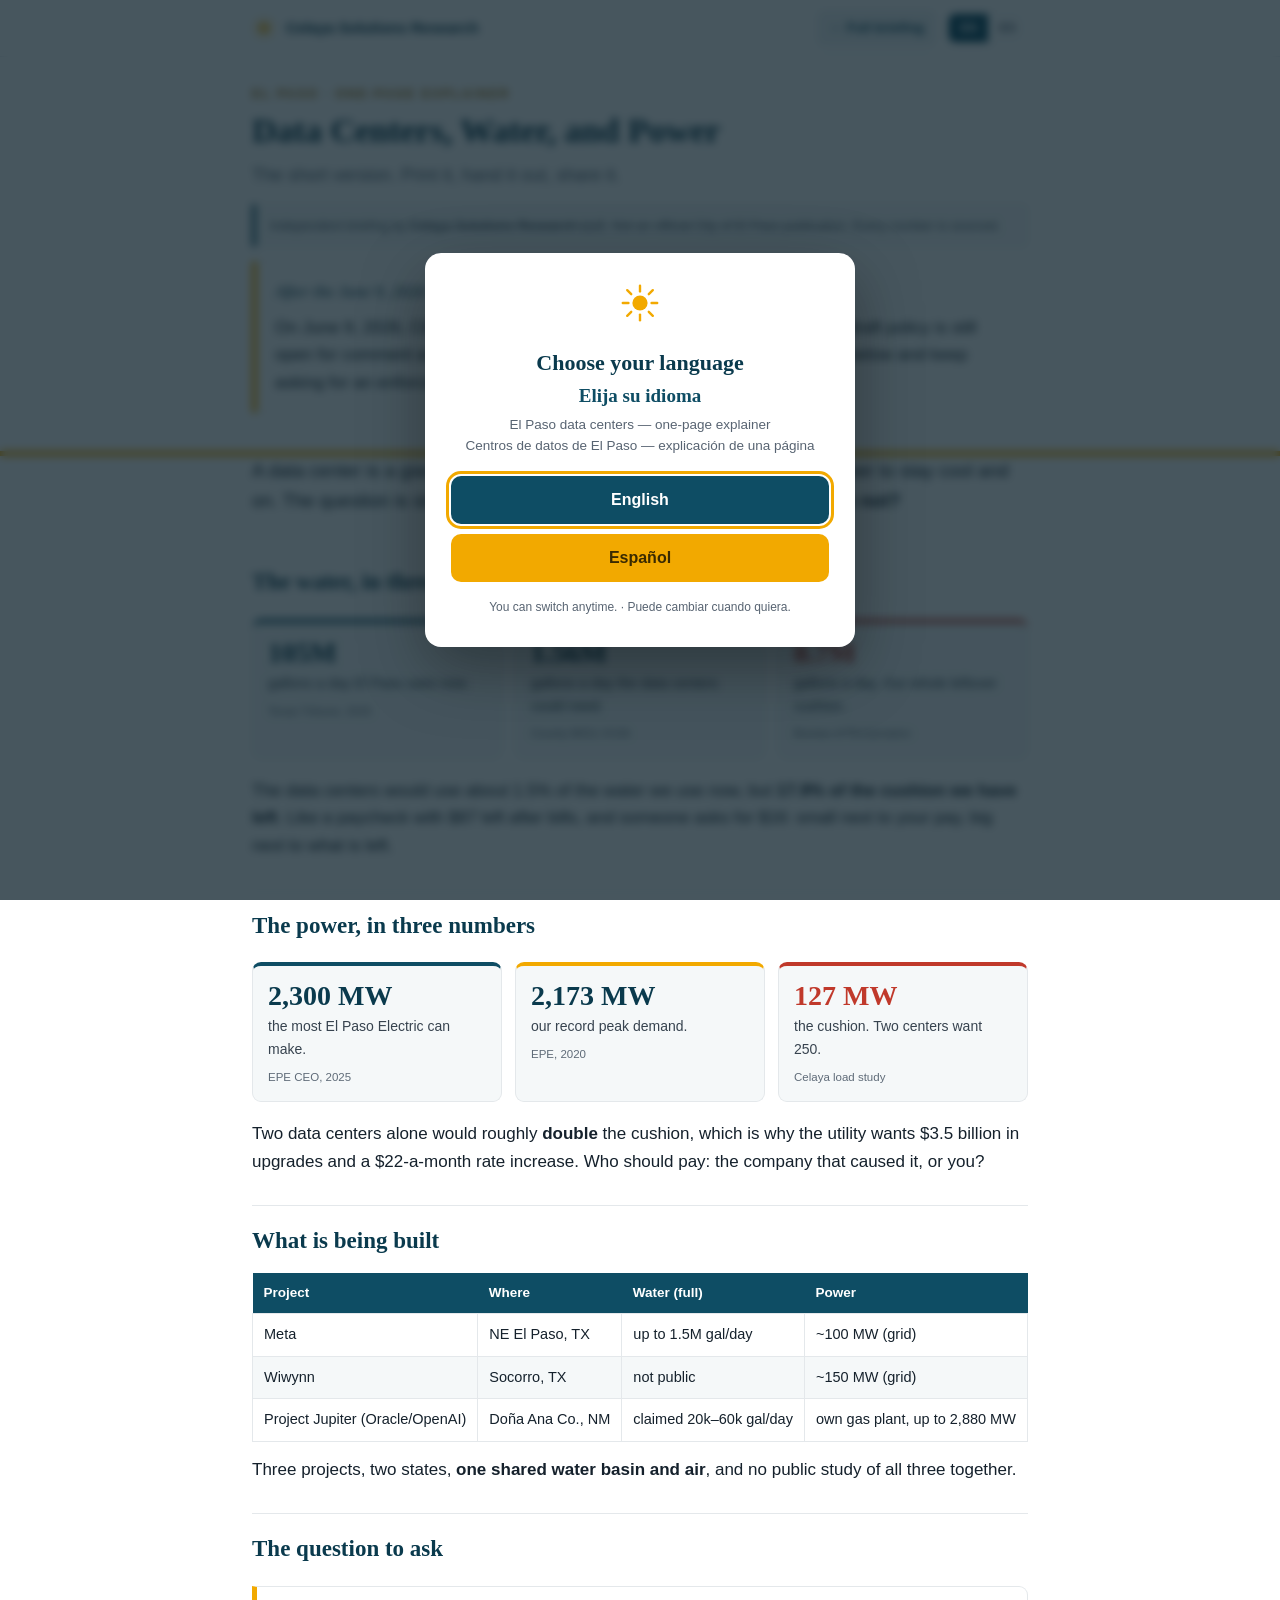
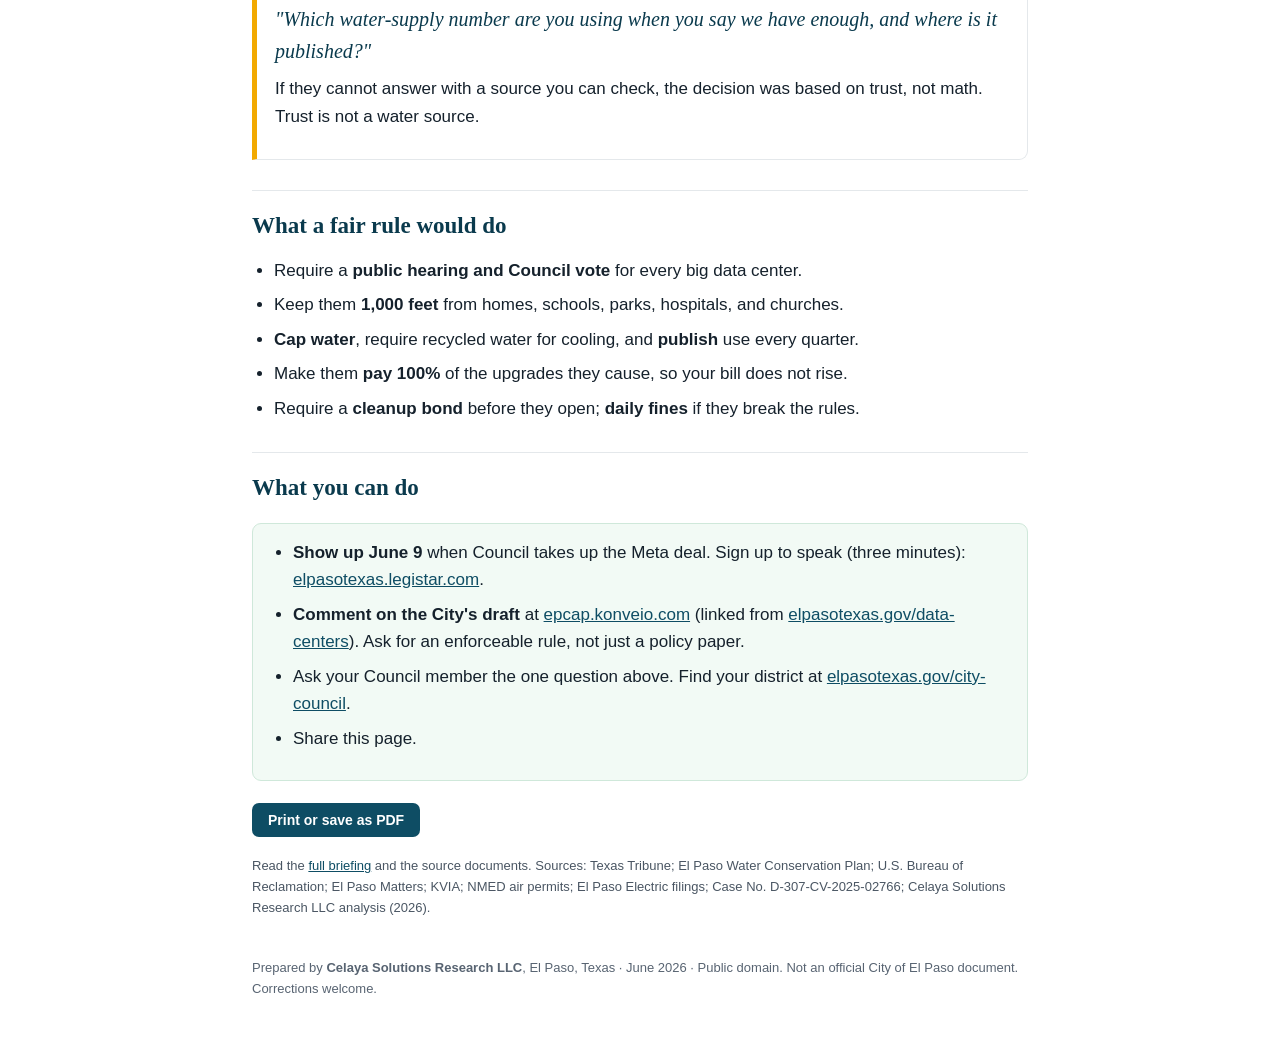
<file: explainer.html>
<!DOCTYPE html>
<html lang="en">
<head>
<meta charset="UTF-8">
<meta name="viewport" content="width=device-width, initial-scale=1.0">
<title data-i18n="meta.title">One-Page Explainer — El Paso Data Centers | Celaya Solutions Research LLC</title>
<meta name="description" content="A short, printable, plain-language explainer on El Paso data centers, water, and power. By Celaya Solutions Research LLC.">
<meta name="author" content="Celaya Solutions Research LLC">
<meta property="og:title" content="El Paso Data Centers: One-Page Explainer">
<meta property="og:description" content="The water and power numbers, in plain language. One page to print and share.">
<meta property="og:type" content="article">
<meta property="og:url" content="https://celaya-solutions.github.io/Draft-Policy/explainer.html">
<meta property="og:image" content="https://celaya-solutions.github.io/Draft-Policy/assets/og-image.png">
<meta property="og:image:width" content="1200">
<meta property="og:image:height" content="630">
<meta name="twitter:card" content="summary_large_image">
<meta name="twitter:image" content="https://celaya-solutions.github.io/Draft-Policy/assets/og-image.png">
<meta name="theme-color" content="#0e4d64">
<link rel="icon" type="image/svg+xml" href="assets/favicon.svg">
<link rel="icon" type="image/png" sizes="32x32" href="assets/favicon-32.png">
<link rel="icon" href="assets/favicon.ico" sizes="any">
<link rel="apple-touch-icon" href="assets/apple-touch-icon.png">

<!-- Analytics: PostHog (US cloud) -->
<script>
!function(t,e){var o,n,p,r;e.__SV||(window.posthog=e,e._i=[],e.init=function(i,s,a){function g(t,e){var o=e.split(".");2==o.length&&(t=t[o[0]],e=o[1]),t[e]=function(){t.push([e].concat(Array.prototype.slice.call(arguments,0)))}}(p=t.createElement("script")).type="text/javascript",p.crossOrigin="anonymous",p.async=!0,p.src=s.api_host.replace(".i.posthog.com","-assets.i.posthog.com")+"/static/array.js",(r=t.getElementsByTagName("script")[0]).parentNode.insertBefore(p,r);var u=e;for(void 0!==a?u=e[a]=[]:a="posthog",u.people=u.people||[],u.toString=function(t){var e="posthog";return"posthog"!==a&&(e+="."+a),t||(e+=" (stub)"),e},u.people.toString=function(){return u.toString(1)+".people (stub)"},o="init capture register register_once register_for_session unregister unregister_for_session getFeatureFlag getFeatureFlagPayload isFeatureEnabled reloadFeatureFlags updateEarlyAccessFeatureEnrollment getEarlyAccessFeatures on onFeatureFlags onSessionId getSurveys getActiveMatchingSurveys renderSurvey canRenderSurvey identify setPersonProperties group resetGroups setPersonPropertiesForFlags resetPersonPropertiesForFlags setGroupPropertiesForFlags resetGroupPropertiesForFlags reset get_distinct_id getGroups get_session_id get_session_replay_url alias set_config startSessionRecording stopSessionRecording sessionRecordingStarted captureException loadToolbar get_property getSessionProperty createPersonProfile opt_in_capturing opt_out_capturing has_opted_in_capturing has_opted_out_capturing clear_opt_in_out_capturing debug getPageViewId captureTraceFeedback captureTraceMetric".split(" "),n=0;n<o.length;n++)g(u,o[n]);e._i.push([i,s,a])},e.__SV=1)}(document,window.posthog||[]);
posthog.init('phc_FHAcCX8OXdgcCrWcThblrmlRdb9uDyMWmlGdy869F1P',{api_host:'https://us.i.posthog.com',person_profiles:'identified_only',defaults:'2025-05-24'});
</script>

<style>
  :root{--bg:#fff;--ink:#15212c;--muted:#586472;--navy:#0e4d64;--navy-d:#0a3a4d;--gold:#f2a900;--gold-d:#9c6708;--red:#c0392b;--line:#e4e8eb;--soft:#f5f8f9;--soft2:#eef3f5;--serif:Georgia,'Times New Roman',serif;--sans:-apple-system,BlinkMacSystemFont,'Segoe UI',Roboto,Helvetica,Arial,sans-serif}
  *{margin:0;padding:0;box-sizing:border-box}
  body{background:var(--bg);color:var(--ink);font-family:var(--sans);line-height:1.62;font-size:17px}
  a{color:var(--navy)}
  .vh{position:absolute!important;width:1px;height:1px;padding:0;margin:-1px;overflow:hidden;clip:rect(0 0 0 0);white-space:nowrap;border:0}
  .skip{position:absolute;left:-9999px;top:0;background:var(--navy);color:#fff;padding:11px 16px;border-radius:0 0 8px 0;z-index:300;font-weight:700;text-decoration:none}
  .skip:focus{left:0}
  a:focus-visible,button:focus-visible{outline:3px solid var(--gold);outline-offset:2px;border-radius:3px}
  @media (prefers-reduced-motion: reduce){*{transition:none!important;animation:none!important}}
  .wrap{max-width:820px;margin:0 auto;padding:0 22px}
  .nav{position:sticky;top:0;z-index:50;background:rgba(255,255,255,.97);backdrop-filter:blur(6px);border-bottom:1px solid var(--line)}
  .nav .row{display:flex;align-items:center;gap:12px;max-width:820px;margin:0 auto;padding:10px 22px}
  .brand{display:flex;align-items:center;gap:10px;font-weight:700;color:var(--navy-d);text-decoration:none;font-size:15px}
  .nav .back{margin-left:auto;font-size:13.5px;font-weight:600;text-decoration:none;color:var(--navy);background:var(--soft2);padding:7px 12px;border-radius:7px}
  .langtoggle{display:inline-flex;border:1px solid var(--line);border-radius:7px;overflow:hidden}
  .langtoggle button{background:#fff;border:0;padding:7px 11px;font-size:12.5px;font-weight:700;color:var(--muted);cursor:pointer;font-family:inherit}
  .langtoggle button[aria-pressed="true"]{background:var(--navy);color:#fff}
  header.hero{border-bottom:5px solid var(--gold);padding:28px 0 20px}
  .kick{text-transform:uppercase;letter-spacing:2.2px;font-size:12px;font-weight:700;color:var(--gold-d)}
  h1{font-family:var(--serif);font-size:clamp(25px,4.5vw,34px);line-height:1.14;color:var(--navy-d);margin:8px 0 10px}
  .sub{font-size:18px;color:var(--muted)}
  .disc{margin-top:14px;font-size:13px;color:#4a5663;background:var(--soft);border:1px solid var(--line);border-left:4px solid var(--navy);padding:10px 14px;border-radius:0 6px 6px 0}
  h2{font-family:var(--serif);font-size:23px;color:var(--navy-d);margin:30px 0 12px;padding-top:16px;border-top:1px solid var(--line)}
  p{margin-bottom:13px}.lead{font-size:18.5px}
  .cards{display:grid;grid-template-columns:repeat(3,1fr);gap:13px;margin:18px 0}
  .card{background:var(--soft);border:1px solid var(--line);border-top:4px solid var(--navy);border-radius:9px;padding:15px}
  .card.gold{border-top-color:var(--gold)}.card.red{border-top-color:var(--red)}
  .num{font-family:var(--serif);font-size:28px;font-weight:700;color:var(--navy-d);line-height:1.05}
  .card.red .num{color:var(--red)}.card .lbl{font-size:14px;color:#37434f;margin-top:5px}.src{font-size:11.5px;color:#5f6b78;margin-top:7px}
  .callout{background:#fff;border:1px solid var(--line);border-left:5px solid var(--gold);border-radius:0 9px 9px 0;padding:16px 18px;margin:18px 0}
  .q{font-family:var(--serif);font-size:20px;color:var(--navy-d);font-style:italic;margin-bottom:8px}
  ul,ol{margin:0 0 13px 22px}li{margin-bottom:7px}
  table{width:100%;border-collapse:collapse;margin:14px 0;font-size:14.5px}
  th{background:var(--navy);color:#fff;text-align:left;padding:9px 11px;font-size:13.5px}
  td{padding:9px 11px;border:1px solid var(--line)}tr:nth-child(even) td{background:var(--soft)}
  .do{background:#f2faf5;border:1px solid #cfe8da;border-radius:9px;padding:15px 18px;margin:16px 0}
  .btn{display:inline-block;background:var(--navy);color:#fff;text-decoration:none;padding:9px 16px;border-radius:7px;font-size:14px;font-weight:600;border:none;cursor:pointer;margin-top:6px;font-family:inherit}
  footer{padding:26px 0 56px;color:var(--muted);font-size:13px}
  .lg{position:fixed;inset:0;z-index:200;background:rgba(8,28,38,.74);backdrop-filter:blur(4px);display:grid;place-items:center;padding:20px}
  .lg[hidden]{display:none}
  .lg-card{background:#fff;border-radius:16px;max-width:430px;width:100%;padding:30px 26px;text-align:center;box-shadow:0 22px 64px rgba(0,0,0,.35)}
  .lg-card h2{font-family:var(--serif);color:var(--navy-d);font-size:22px;margin:14px 0 4px;border:0;padding:0}
  .lg-card h2 span{display:block;font-size:19px;color:var(--navy)}
  .lg-sub{color:var(--muted);font-size:13.5px;margin-bottom:20px;line-height:1.5}
  .lg-btns{display:grid;gap:10px}
  .lg-btns button{display:block;width:100%;background:var(--navy);color:#fff;border:0;padding:15px;border-radius:10px;font-size:16px;font-weight:700;cursor:pointer;font-family:inherit}
  .lg-btns button.alt{background:var(--gold);color:#3a2a00}
  .lg-note{margin-top:16px;font-size:12px;color:var(--muted)}
  #vc{position:fixed;right:8px;bottom:6px;z-index:30;font-family:ui-monospace,SFMono-Regular,Menlo,Consolas,monospace;font-size:10px;letter-spacing:.5px;color:#cfd6dc;opacity:.5;user-select:none;pointer-events:none}
  @media(max-width:600px){.cards{grid-template-columns:1fr}}
  @media print{.nav,.btn,#vc,.lg{display:none}body{font-size:11pt}header.hero{border-bottom-color:#999}}
</style>
</head>
<body>

<a class="skip" href="#main" data-i18n="skip">Skip to main content</a>

<!-- LANGUAGE GATE -->
<div class="lg" id="langgate" role="dialog" aria-modal="true" aria-labelledby="lg-title" hidden>
  <div class="lg-card">
    <svg width="40" height="40" viewBox="0 0 100 100" aria-hidden="true" focusable="false"><circle cx="50" cy="50" r="19" fill="#f2a900"/><g stroke="#f2a900" stroke-width="6" stroke-linecap="round"><line x1="50" y1="7" x2="50" y2="21"/><line x1="50" y1="79" x2="50" y2="93"/><line x1="7" y1="50" x2="21" y2="50"/><line x1="79" y1="50" x2="93" y2="50"/><line x1="18" y1="18" x2="28" y2="28"/><line x1="72" y1="72" x2="82" y2="82"/><line x1="82" y1="18" x2="72" y2="28"/><line x1="28" y1="72" x2="18" y2="82"/></g></svg>
    <h2 id="lg-title">Choose your language<span lang="es">Elija su idioma</span></h2>
    <div class="lg-sub">El Paso data centers &mdash; one-page explainer<br><span lang="es">Centros de datos de El Paso &mdash; explicaci&oacute;n de una p&aacute;gina</span></div>
    <div class="lg-btns">
      <button type="button" data-setlang="en">English</button>
      <button type="button" class="alt" data-setlang="es" lang="es">Espa&ntilde;ol</button>
    </div>
    <div class="lg-note">You can switch anytime. <span lang="es">&middot; Puede cambiar cuando quiera.</span></div>
  </div>
</div>

<nav class="nav" aria-label="Primary"><div class="row">
  <a class="brand" href="index.html">
    <svg width="24" height="24" viewBox="0 0 100 100" aria-hidden="true" focusable="false"><circle cx="50" cy="50" r="19" fill="#f2a900"/><g stroke="#f2a900" stroke-width="6" stroke-linecap="round"><line x1="50" y1="7" x2="50" y2="21"/><line x1="50" y1="79" x2="50" y2="93"/><line x1="7" y1="50" x2="21" y2="50"/><line x1="79" y1="50" x2="93" y2="50"/><line x1="18" y1="18" x2="28" y2="28"/><line x1="72" y1="72" x2="82" y2="82"/><line x1="82" y1="18" x2="72" y2="28"/><line x1="28" y1="72" x2="18" y2="82"/></g></svg>
    Celaya Solutions Research
  </a>
  <a class="back" href="index.html" data-i18n="nav.back">&larr; Full briefing</a>
  <div class="langtoggle" role="group" aria-label="Language / Idioma">
    <button type="button" data-setlang="en" aria-pressed="true">EN</button>
    <button type="button" data-setlang="es" aria-pressed="false">ES</button>
  </div>
</div></nav>

<header class="hero"><div class="wrap">
  <div class="kick" data-i18n="hero.kick">El Paso &middot; One-Page Explainer</div>
  <h1 data-i18n="hero.h1">Data Centers, Water, and Power</h1>
  <p class="sub" data-i18n="hero.sub">The short version. Print it, hand it out, share it.</p>
  <div class="disc" data-i18n="hero.disc">Independent briefing by <strong>Celaya Solutions Research LLC</strong>. Not an official City of El Paso publication. Every number is sourced.</div>
  <div class="callout" style="margin-top:14px"><div class="q" style="font-size:17px" data-i18n="hero.callq">Coming up: Monday, June 9, 2026</div><p style="margin-bottom:0" data-i18n="hero.callp">City Council takes up the Meta data center deal. The City's draft policy is open for public comment now. This is the week to speak up &mdash; see "What you can do" below.</p></div>
</div></header>

<main class="wrap" id="main">
  <p class="lead" data-i18n="lead">A data center is a giant building full of computers that need water and power to stay cool and on. The question is simple: <strong>do we have enough, and who pays if we do not?</strong></p>

  <h2 data-i18n="w.h2">The water, in three numbers</h2>
  <div class="cards">
    <div class="card"><div class="num">105M</div><div class="lbl" data-i18n="w.c1l">gallons a day El Paso uses now.</div><div class="src" data-i18n="w.c1s">Texas Tribune, 2025</div></div>
    <div class="card gold"><div class="num">1.56M</div><div class="lbl" data-i18n="w.c2l">gallons a day the data centers could need.</div><div class="src" data-i18n="w.c2s">County MOU; KVIA</div></div>
    <div class="card red"><div class="num">8.7M</div><div class="lbl" data-i18n="w.c3l">gallons a day. Our whole leftover cushion.</div><div class="src" data-i18n="w.c3s">Bureau of Reclamation</div></div>
  </div>
  <p data-i18n="w.p">The data centers would use about 1.5% of the water we use now, but <strong>17.9% of the cushion we have left</strong>. Like a paycheck with $87 left after bills, and someone asks for $16: small next to your pay, big next to what is left.</p>

  <h2 data-i18n="p.h2">The power, in three numbers</h2>
  <div class="cards">
    <div class="card"><div class="num">2,300 MW</div><div class="lbl" data-i18n="p.c1l">the most El Paso Electric can make.</div><div class="src" data-i18n="p.c1s">EPE CEO, 2025</div></div>
    <div class="card gold"><div class="num">2,173 MW</div><div class="lbl" data-i18n="p.c2l">our record peak demand.</div><div class="src" data-i18n="p.c2s">EPE, 2020</div></div>
    <div class="card red"><div class="num">127 MW</div><div class="lbl" data-i18n="p.c3l">the cushion. Two centers want 250.</div><div class="src" data-i18n="p.c3s">Celaya load study</div></div>
  </div>
  <p data-i18n="p.p">Two data centers alone would roughly <strong>double</strong> the cushion, which is why the utility wants $3.5 billion in upgrades and a $22-a-month rate increase. Who should pay: the company that caused it, or you?</p>

  <h2 data-i18n="b.h2">What is being built</h2>
  <table>
    <caption class="vh" data-i18n="b.caption">The three data-center projects, with their water and power needs.</caption>
    <thead>
      <tr><th scope="col" data-i18n="b.th1">Project</th><th scope="col" data-i18n="b.th2">Where</th><th scope="col" data-i18n="b.th3">Water (full)</th><th scope="col" data-i18n="b.th4">Power</th></tr>
    </thead>
    <tbody>
      <tr><td>Meta</td><td data-i18n="b.r1b">NE El Paso, TX</td><td data-i18n="b.r1c">up to 1.5M gal/day</td><td data-i18n="b.r1d">~100 MW (grid)</td></tr>
      <tr><td>Wiwynn</td><td data-i18n="b.r2b">Socorro, TX</td><td data-i18n="b.r2c">not public</td><td data-i18n="b.r2d">~150 MW (grid)</td></tr>
      <tr><td data-i18n="b.r3a">Project Jupiter (Oracle/OpenAI)</td><td data-i18n="b.r3b">Do&ntilde;a Ana Co., NM</td><td data-i18n="b.r3c">claimed 20k&ndash;60k gal/day</td><td data-i18n="b.r3d">own gas plant, up to 2,880 MW</td></tr>
    </tbody>
  </table>
  <p data-i18n="b.p">Three projects, two states, <strong>one shared water basin and air</strong>, and no public study of all three together.</p>

  <h2 data-i18n="q.h2">The question to ask</h2>
  <div class="callout">
    <div class="q" data-i18n="q.q">"Which water-supply number are you using when you say we have enough, and where is it published?"</div>
    <p data-i18n="q.p">If they cannot answer with a source you can check, the decision was based on trust, not math. Trust is not a water source.</p>
  </div>

  <h2 data-i18n="f.h2">What a fair rule would do</h2>
  <ul>
    <li data-i18n="f.1">Require a <strong>public hearing and Council vote</strong> for every big data center.</li>
    <li data-i18n="f.2">Keep them <strong>1,000 feet</strong> from homes, schools, parks, hospitals, and churches.</li>
    <li data-i18n="f.3"><strong>Cap water</strong>, require recycled water for cooling, and <strong>publish</strong> use every quarter.</li>
    <li data-i18n="f.4">Make them <strong>pay 100%</strong> of the upgrades they cause, so your bill does not rise.</li>
    <li data-i18n="f.5">Require a <strong>cleanup bond</strong> before they open; <strong>daily fines</strong> if they break the rules.</li>
  </ul>

  <h2 data-i18n="a.h2">What you can do</h2>
  <div class="do"><ul>
    <li data-i18n="a.1"><strong>Show up June 9</strong> when Council takes up the Meta deal. Sign up to speak (three minutes): <a href="https://elpasotexas.legistar.com" target="_blank" rel="noopener">elpasotexas.legistar.com</a>.</li>
    <li data-i18n="a.2"><strong>Comment on the City's draft</strong> at <a href="https://epcap.konveio.com/draft-data-center-policy-framework" target="_blank" rel="noopener">epcap.konveio.com</a> (linked from <a href="https://www.elpasotexas.gov/data-centers/" target="_blank" rel="noopener">elpasotexas.gov/data-centers</a>). Ask for an enforceable rule, not just a policy paper.</li>
    <li data-i18n="a.3">Ask your Council member the one question above. Find your district at <a href="https://www.elpasotexas.gov/city-council/" target="_blank" rel="noopener">elpasotexas.gov/city-council</a>.</li>
    <li data-i18n="a.4">Share this page.</li>
  </ul></div>

  <p><button class="btn" type="button" onclick="window.print()" data-i18n="print">Print or save as PDF</button></p>
  <p style="font-size:13px;color:#4a5663;margin-top:18px" data-i18n="sources">Read the <a href="index.html">full briefing</a> and the source documents. Sources: Texas Tribune; El Paso Water Conservation Plan; U.S. Bureau of Reclamation; El Paso Matters; KVIA; NMED air permits; El Paso Electric filings; Case No. D-307-CV-2025-02766; Celaya Solutions Research LLC analysis (2026).</p>
</main>

<footer><div class="wrap" data-i18n="footer">Prepared by <strong>Celaya Solutions Research LLC</strong>, El Paso, Texas &middot; June 2026 &middot; Public domain. Not an official City of El Paso document. Corrections welcome.</div></footer>

<div id="vc" aria-hidden="true" hidden></div>

<script>
(function(){
  "use strict";
  var KEY="csLang";
  var nodes=[].slice.call(document.querySelectorAll("[data-i18n]"));
  var EN={};
  nodes.forEach(function(el){EN[el.getAttribute("data-i18n")]=el.innerHTML;});

  var ES={
    "meta.title":"Explicaci&oacute;n de una p&aacute;gina — Centros de datos de El Paso | Celaya Solutions Research LLC",
    "skip":"Saltar al contenido principal",
    "nav.back":"&larr; Informe completo",
    "hero.kick":"El Paso &middot; Explicaci&oacute;n de una p&aacute;gina",
    "hero.h1":"Centros de datos, agua y energ&iacute;a",
    "hero.sub":"La versi&oacute;n corta. Impr&iacute;mala, rep&aacute;rtala, comp&aacute;rtala.",
    "hero.disc":"Informe independiente de <strong>Celaya Solutions Research LLC</strong>. No es una publicaci&oacute;n oficial de la Ciudad de El Paso. Cada n&uacute;mero tiene su fuente.",
    "hero.callq":"Pr&oacute;ximamente: lunes 9 de junio de 2026",
    "hero.callp":"El Concejo Municipal trata el acuerdo del centro de datos de Meta. El borrador de pol&iacute;tica de la Ciudad est&aacute; abierto a comentarios del p&uacute;blico ahora. Esta es la semana para alzar la voz &mdash; vea &ldquo;Lo que usted puede hacer&rdquo; abajo.",
    "lead":"Un centro de datos es un edificio gigante lleno de computadoras que necesitan agua y energ&iacute;a para mantenerse fr&iacute;as y encendidas. La pregunta es simple: <strong>&iquest;tenemos suficiente, y qui&eacute;n paga si no?</strong>",
    "w.h2":"El agua, en tres n&uacute;meros",
    "w.c1l":"galones al d&iacute;a que El Paso usa ahora.","w.c1s":"Texas Tribune, 2025",
    "w.c2l":"galones al d&iacute;a que los centros de datos podr&iacute;an necesitar.","w.c2s":"Convenio del Condado; KVIA",
    "w.c3l":"galones al d&iacute;a. Todo el margen que nos queda.","w.c3s":"Oficina de Reclamaci&oacute;n",
    "w.p":"Los centros de datos usar&iacute;an cerca del 1.5% del agua que usamos hoy, pero el <strong>17.9% del margen que nos queda</strong>. Como un cheque con $87 despu&eacute;s de las cuentas, y alguien le pide $16: poco al lado de su sueldo, mucho al lado de lo que le sobra.",
    "p.h2":"La energ&iacute;a, en tres n&uacute;meros",
    "p.c1l":"lo m&aacute;ximo que El Paso Electric puede generar.","p.c1s":"Director de EPE, 2025",
    "p.c2l":"nuestra demanda pico r&eacute;cord.","p.c2s":"EPE, 2020",
    "p.c3l":"el margen. Dos centros quieren 250.","p.c3s":"Estudio de carga de Celaya",
    "p.p":"Dos centros de datos por s&iacute; solos casi <strong>doblar&iacute;an</strong> el margen, por eso la empresa el&eacute;ctrica quiere $3.5 mil millones en mejoras y un aumento de $22 al mes. &iquest;Qui&eacute;n debe pagar: la empresa que lo caus&oacute;, o usted?",
    "b.h2":"Lo que se est&aacute; construyendo",
    "b.caption":"Los tres proyectos de centros de datos, con sus necesidades de agua y energ&iacute;a.",
    "b.th1":"Proyecto","b.th2":"D&oacute;nde","b.th3":"Agua (completo)","b.th4":"Energ&iacute;a",
    "b.r1b":"Noreste de El Paso, TX","b.r1c":"hasta 1.5M gal/d&iacute;a","b.r1d":"~100 MW (red)",
    "b.r2b":"Socorro, TX","b.r2c":"no es p&uacute;blico","b.r2d":"~150 MW (red)",
    "b.r3a":"Project Jupiter (Oracle/OpenAI)","b.r3b":"Condado de Do&ntilde;a Ana, NM","b.r3c":"declara 20k&ndash;60k gal/d&iacute;a","b.r3d":"planta de gas propia, hasta 2,880 MW",
    "b.p":"Tres proyectos, dos estados, <strong>una sola cuenca de agua y un mismo aire</strong>, y ning&uacute;n estudio p&uacute;blico de los tres juntos.",
    "q.h2":"La pregunta que hay que hacer",
    "q.q":"&ldquo;&iquest;Cu&aacute;l n&uacute;mero de suministro de agua usan cuando dicen que hay suficiente, y d&oacute;nde est&aacute; publicado?&rdquo;",
    "q.p":"Si no pueden responder con una fuente que usted pueda revisar, la decisi&oacute;n se bas&oacute; en confianza, no en matem&aacute;ticas. La confianza no es una fuente de agua.",
    "f.h2":"Lo que har&iacute;a una regla justa",
    "f.1":"Exigir una <strong>audiencia p&uacute;blica y un voto del Concejo</strong> para cada centro de datos grande.",
    "f.2":"Mantenerlos a <strong>1,000 pies</strong> de casas, escuelas, parques, hospitales e iglesias.",
    "f.3":"<strong>Limitar el agua</strong>, exigir agua reciclada para enfriamiento, y <strong>publicar</strong> el uso cada trimestre.",
    "f.4":"Obligarlos a <strong>pagar el 100%</strong> de las mejoras que causen, para que su recibo no suba.",
    "f.5":"Exigir una <strong>fianza de limpieza</strong> antes de abrir; <strong>multas diarias</strong> si rompen las reglas.",
    "a.h2":"Lo que usted puede hacer",
    "a.1":"<strong>Pres&eacute;ntese el 9 de junio</strong> cuando el Concejo trate el acuerdo con Meta. Reg&iacute;strese para hablar (tres minutos): <a href=\"https://elpasotexas.legistar.com\" target=\"_blank\" rel=\"noopener\">elpasotexas.legistar.com</a>.",
    "a.2":"<strong>Comente sobre el borrador de la Ciudad</strong> en <a href=\"https://epcap.konveio.com/draft-data-center-policy-framework\" target=\"_blank\" rel=\"noopener\">epcap.konveio.com</a> (enlazado desde <a href=\"https://www.elpasotexas.gov/data-centers/\" target=\"_blank\" rel=\"noopener\">elpasotexas.gov/data-centers</a>). Pida una regla con fuerza legal, no solo un documento de pol&iacute;tica.",
    "a.3":"Haga la &uacute;nica pregunta de arriba a su miembro del Concejo. Encuentre su distrito en <a href=\"https://www.elpasotexas.gov/city-council/\" target=\"_blank\" rel=\"noopener\">elpasotexas.gov/city-council</a>.",
    "a.4":"Comparta esta p&aacute;gina.",
    "print":"Imprimir o guardar como PDF",
    "sources":"Lea el <a href=\"index.html\">informe completo</a> y los documentos fuente. Fuentes: Texas Tribune; Plan de Conservaci&oacute;n de Agua de El Paso; Oficina de Reclamaci&oacute;n de EE. UU.; El Paso Matters; KVIA; permisos de aire de NMED; documentos de El Paso Electric; Caso N&uacute;m. D-307-CV-2025-02766; an&aacute;lisis de Celaya Solutions Research LLC (2026).",
    "footer":"Preparado por <strong>Celaya Solutions Research LLC</strong>, El Paso, Texas &middot; junio de 2026 &middot; Dominio p&uacute;blico. No es un documento oficial de la Ciudad de El Paso. Las correcciones son bienvenidas."
  };

  var PAST={
    en:{
      "hero.callq":"After the June 9, 2026 meeting",
      "hero.callp":"On June 9, 2026, City Council took up the Meta data center deal. The City's draft policy is still open for comment and more decisions are ahead &mdash; see \"What you can do\" below and keep asking for an enforceable rule."
    },
    es:{
      "hero.callq":"Despu&eacute;s de la reuni&oacute;n del 9 de junio de 2026",
      "hero.callp":"El 9 de junio de 2026, el Concejo Municipal trat&oacute; el acuerdo del centro de datos de Meta. El borrador de pol&iacute;tica de la Ciudad sigue abierto a comentarios y vienen m&aacute;s decisiones &mdash; vea &ldquo;Lo que usted puede hacer&rdquo; abajo y siga pidiendo una regla con fuerza legal."
    }
  };

  var EVENT_OVER=(function(){try{return new Date().toISOString().slice(0,10) > "2026-06-09";}catch(e){return false;}})();
  function stripTags(s){var d=document.createElement("div");d.innerHTML=s;return d.textContent||d.innerText||"";}

  function apply(lang){
    if(lang!=="es") lang="en";
    document.documentElement.lang=lang;
    nodes.forEach(function(el){
      var k=el.getAttribute("data-i18n");
      var v=(lang==="es" && ES[k]!=null)?ES[k]:EN[k];
      if(v!=null && el.innerHTML!==v) el.innerHTML=v;
    });
    if(EVENT_OVER){
      var p=(lang==="es"?PAST.es:PAST.en);
      Object.keys(p).forEach(function(k){var el=document.querySelector('[data-i18n="'+k+'"]');if(el) el.innerHTML=p[k];});
    }
    try{ var t=(lang==="es"&&ES["meta.title"])?ES["meta.title"]:EN["meta.title"]; if(t) document.title=stripTags(t); }catch(e){}
    document.querySelectorAll(".langtoggle button").forEach(function(b){b.setAttribute("aria-pressed", b.getAttribute("data-setlang")===lang?"true":"false");});
  }

  var gate=document.getElementById("langgate");
  function closeGate(){ if(!gate)return; gate.hidden=true; document.body.style.overflow=""; }
  function openGate(){ if(!gate)return; gate.hidden=false; document.body.style.overflow="hidden"; var f=gate.querySelector("button"); if(f) f.focus(); }
  function setLang(lang){ try{localStorage.setItem(KEY,lang);}catch(e){} apply(lang); closeGate(); }

  document.querySelectorAll("[data-setlang]").forEach(function(b){b.addEventListener("click",function(){ setLang(b.getAttribute("data-setlang")); });});
  if(gate){
    gate.addEventListener("keydown",function(e){
      if(e.key==="Escape"){ setLang("en"); return; }
      if(e.key==="Tab"){var b=gate.querySelectorAll("button");if(!b.length)return;var first=b[0],last=b[b.length-1];if(e.shiftKey&&document.activeElement===first){e.preventDefault();last.focus();}else if(!e.shiftKey&&document.activeElement===last){e.preventDefault();first.focus();}}
    });
  }

  var saved=null; try{ saved=localStorage.getItem(KEY); }catch(e){}
  if(saved==="es"||saved==="en"){ apply(saved); }
  else { apply("en"); openGate(); }

  try{
    fetch("https://abacus.jasoncameron.dev/hit/celaya-draftpolicy/explainer")
      .then(function(r){return r.ok?r.json():null;})
      .then(function(d){ if(!d)return; var n=(d.value!=null)?d.value:d.count; if(n==null)return; var c=document.getElementById("vc"); if(c){ c.textContent="· "+Number(n).toLocaleString(); c.hidden=false; } })
      .catch(function(){});
  }catch(e){}
})();
</script>

</body>
</html>
</file>
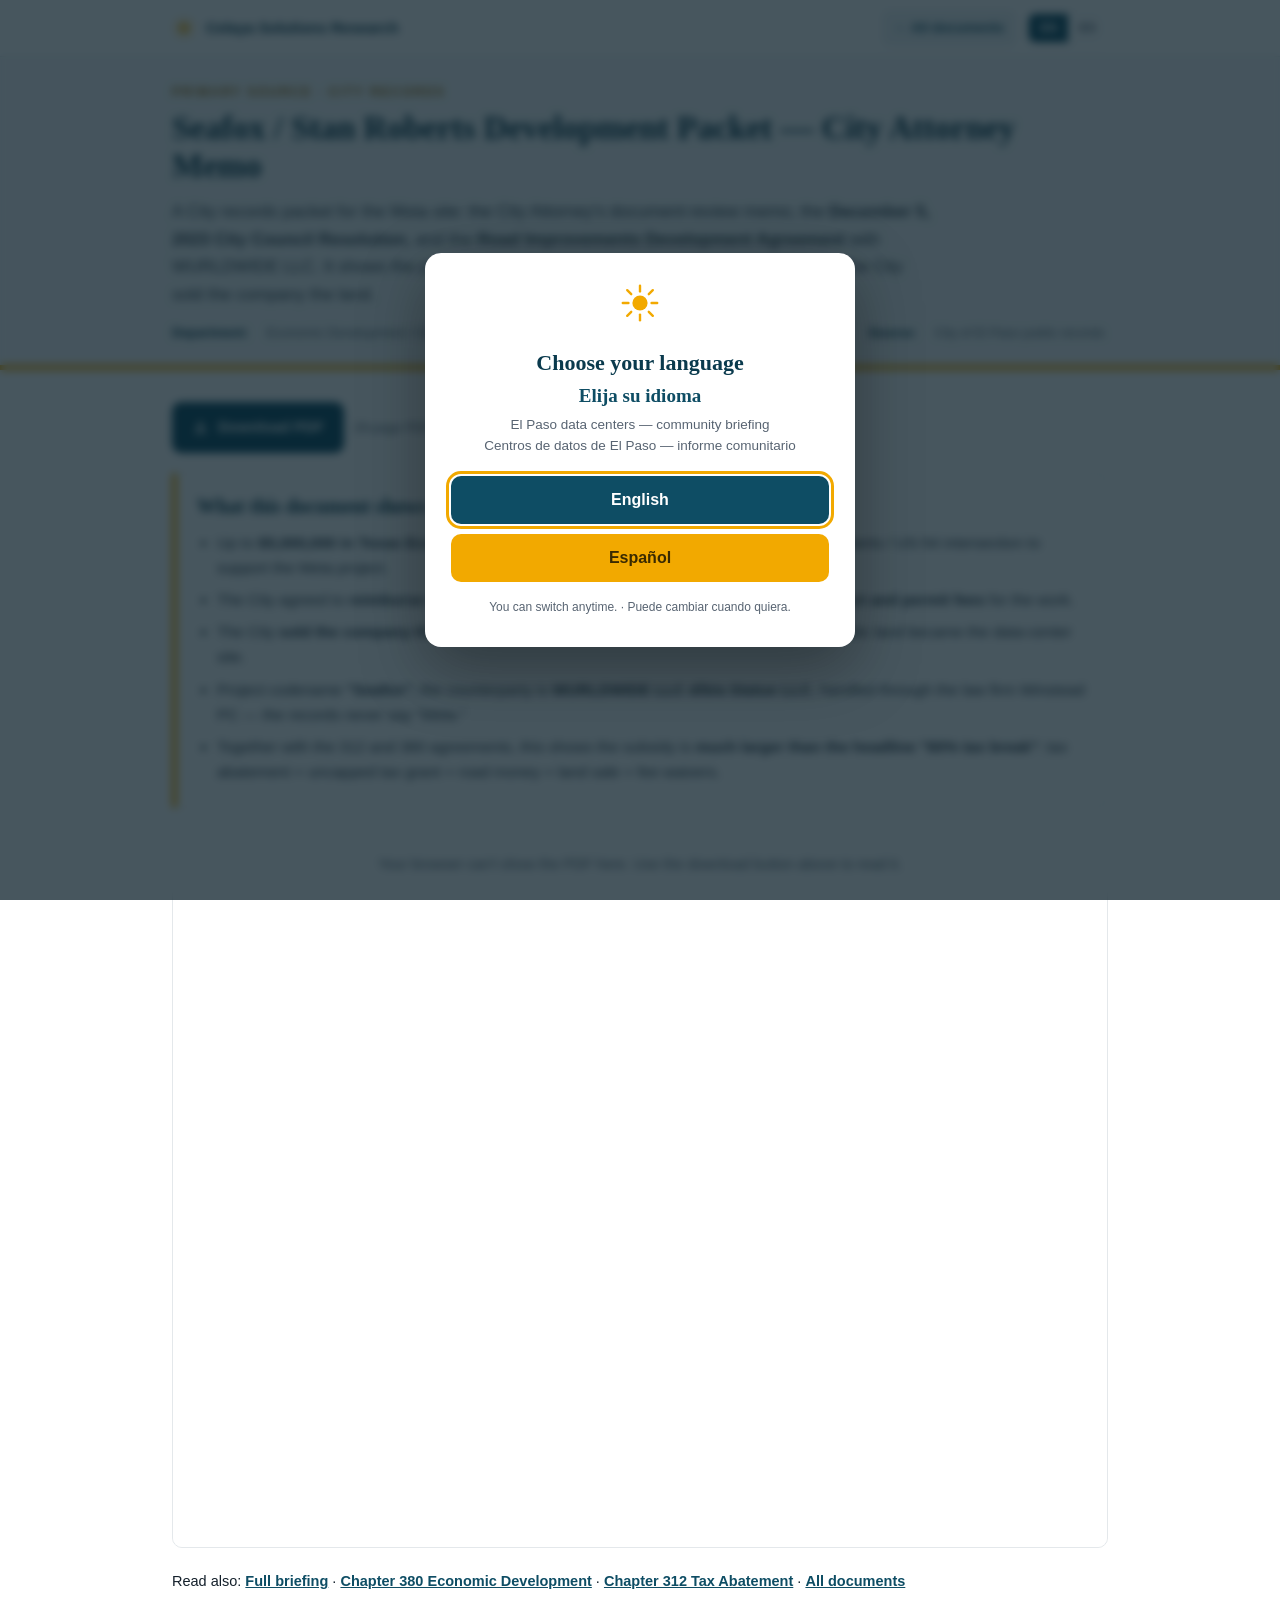
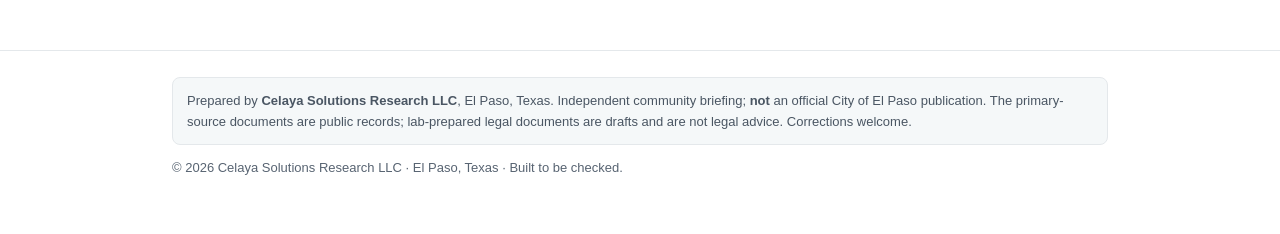
<file: memo-stan-roberts.html>
<!DOCTYPE html>
<html lang="en">
<head>
<meta charset="UTF-8">
<meta name="viewport" content="width=device-width, initial-scale=1.0">
<title data-i18n="meta.title">Seafox / Stan Roberts Development Packet — El Paso Data Centers</title>
<meta name="description" content="The City Attorney memo, Dec 5 2023 Resolution, and Road Improvements Development Agreement for the Meta site: $5M in TED funds, fee waivers, and the City selling the land. Primary source.">
<meta property="og:title" content="Seafox / Stan Roberts memo — public money behind the Meta site">
<meta property="og:description" content="$5,000,000 in TED funds for road work, fee waivers, and the City selling Meta ~1,039 acres. Read the records.">
<meta property="og:type" content="article">
<meta property="og:url" content="https://celaya-solutions.github.io/Draft-Policy/memo-stan-roberts.html">
<meta property="og:image" content="https://celaya-solutions.github.io/Draft-Policy/assets/og-image.png">
<meta name="theme-color" content="#0e4d64">
<link rel="icon" type="image/svg+xml" href="assets/favicon.svg">
<link rel="icon" href="assets/favicon.ico" sizes="any">
<link rel="apple-touch-icon" href="assets/apple-touch-icon.png">
<link rel="stylesheet" href="assets/site.css">
</head>
<body data-vc="memo-stan-roberts">

<a class="skip" href="#main" data-i18n="skip">Skip to main content</a>

<div class="lg" id="langgate" role="dialog" aria-modal="true" aria-labelledby="lg-title" hidden>
  <div class="lg-card">
    <svg width="40" height="40" viewBox="0 0 100 100" aria-hidden="true" focusable="false"><circle cx="50" cy="50" r="19" fill="#f2a900"/><g stroke="#f2a900" stroke-width="6" stroke-linecap="round"><line x1="50" y1="7" x2="50" y2="21"/><line x1="50" y1="79" x2="50" y2="93"/><line x1="7" y1="50" x2="21" y2="50"/><line x1="79" y1="50" x2="93" y2="50"/><line x1="18" y1="18" x2="28" y2="28"/><line x1="72" y1="72" x2="82" y2="82"/><line x1="82" y1="18" x2="72" y2="28"/><line x1="28" y1="72" x2="18" y2="82"/></g></svg>
    <h2 id="lg-title">Choose your language<span lang="es">Elija su idioma</span></h2>
    <div class="lg-sub">El Paso data centers &mdash; community briefing<br><span lang="es">Centros de datos de El Paso &mdash; informe comunitario</span></div>
    <div class="lg-btns">
      <button type="button" data-setlang="en">English</button>
      <button type="button" class="alt" data-setlang="es" lang="es">Espa&ntilde;ol</button>
    </div>
    <div class="lg-note">You can switch anytime. <span lang="es">&middot; Puede cambiar cuando quiera.</span></div>
  </div>
</div>

<nav class="nav" aria-label="Primary"><div class="row">
  <a class="brand" href="index.html">
    <svg width="24" height="24" viewBox="0 0 100 100" aria-hidden="true" focusable="false"><circle cx="50" cy="50" r="19" fill="#f2a900"/><g stroke="#f2a900" stroke-width="6" stroke-linecap="round"><line x1="50" y1="7" x2="50" y2="21"/><line x1="50" y1="79" x2="50" y2="93"/><line x1="7" y1="50" x2="21" y2="50"/><line x1="79" y1="50" x2="93" y2="50"/><line x1="18" y1="18" x2="28" y2="28"/><line x1="72" y1="72" x2="82" y2="82"/><line x1="82" y1="18" x2="72" y2="28"/><line x1="28" y1="72" x2="18" y2="82"/></g></svg>
    Celaya Solutions Research
  </a>
  <a class="back" href="index.html#docs" data-i18n="nav.docs">&larr; All documents</a>
  <div class="langtoggle" role="group" aria-label="Language / Idioma">
    <button type="button" data-setlang="en" aria-pressed="true">EN</button>
    <button type="button" data-setlang="es" aria-pressed="false">ES</button>
  </div>
</div></nav>

<header class="hero"><div class="wrap">
  <div class="kind" data-i18n="doc.kind">Primary Source &middot; City Records</div>
  <h1 data-i18n="doc.title">Seafox / Stan Roberts Development Packet &mdash; City Attorney Memo</h1>
  <div class="desc" data-i18n="doc.desc"><p>A City records packet for the Meta site: the City Attorney's document-review memo, the <strong>December 5, 2023 City Council Resolution</strong>, and the <strong>Road Improvements Development Agreement</strong> with WURLDWIDE LLC. It shows the public money flowing into the project's roads &mdash; and that the City sold the company the land.</p></div>
  <div class="meta" data-i18n="doc.metaline"><b>Department:</b> Economic Development / City Manager &nbsp;&middot;&nbsp; <b>Resolution:</b> Dec 5, 2023 &nbsp;&middot;&nbsp; <b>Length:</b> 29 pages &nbsp;&middot;&nbsp; <b>Source:</b> City of El Paso public records</div>
</div></header>

<main id="main"><div class="wrap">
  <div class="dlrow">
    <a class="dl" href="documents/Memo-Seafox-Stan-Roberts-Development-Packet.pdf" download>
      <svg width="17" height="17" viewBox="0 0 24 24" fill="none" stroke="currentColor" stroke-width="2.4" stroke-linecap="round" stroke-linejoin="round" aria-hidden="true"><path d="M12 3v12m0 0l-5-5m5 5l5-5"/><path d="M4 19h16"/></svg>
      <span data-i18n="doc.downloadpdf">Download PDF</span>
    </a>
    <span class="note" data-i18n="doc.note">29-page PDF &middot; opens in your browser below</span>
  </div>

  <div class="callout">
    <h2 data-i18n="shows.h">What this document shows</h2>
    <ul data-i18n="shows.list">
      <li>Up to <strong>$5,000,000 in Texas Economic Development (TED) funds</strong> allocated for the Stan Roberts / US-54 intersection to support the Meta project.</li>
      <li>The City agreed to <strong>reimburse the company's road-construction costs</strong> and to <strong>waive impact and permit fees</strong> for the work.</li>
      <li>The City <strong>sold the company the roughly 1,039 acres</strong> (Contract of Sale, Dec 5, 2023) &mdash; public land became the data-center site.</li>
      <li>Project codename <strong>"Seafox"</strong>; the counterparty is <strong>WURLDWIDE LLC d/b/a Statue LLC</strong>, handled through the law firm Winstead PC &mdash; the records never say "Meta."</li>
      <li>Together with the 312 and 380 agreements, this shows the subsidy is <strong>much larger than the headline "80% tax break"</strong>: tax abatement + uncapped tax grant + road money + land sale + fee waivers.</li>
    </ul>
  </div>

  <div class="viewer">
    <object data="documents/Memo-Seafox-Stan-Roberts-Development-Packet.pdf#view=FitH" type="application/pdf" aria-label="Seafox / Stan Roberts Development Packet PDF">
      <div class="fallback" data-i18n="doc.fallback">Your browser can't show the PDF here. Use the download button above to read it.</div>
    </object>
  </div>

  <p class="rellinks"><span data-i18n="doc.related">Read also:</span> <a href="index.html" data-i18n="doc.relatedhome">Full briefing</a> &middot; <a href="agreement-380.html">Chapter 380 Economic Development</a> &middot; <a href="agreement-312.html">Chapter 312 Tax Abatement</a> &middot; <a href="index.html#docs" data-i18n="doc.relateddocs">All documents</a></p>
</div></main>

<footer><div class="wrap">
  <div class="disc" data-i18n="footer.disc">Prepared by <strong>Celaya Solutions Research LLC</strong>, El Paso, Texas. Independent community briefing; <strong>not</strong> an official City of El Paso publication. The primary-source documents are public records; lab-prepared legal documents are drafts and are not legal advice. Corrections welcome.</div>
  <p data-i18n="footer.copy">&copy; 2026 Celaya Solutions Research LLC &middot; El Paso, Texas &middot; Built to be checked.</p>
</div></footer>

<div id="vc" aria-hidden="true" hidden></div>

<script>
window.PAGE_ES={
  "meta.title":"Paquete de Desarrollo Seafox / Stan Roberts — Centros de datos de El Paso",
  "doc.kind":"Fuente primaria &middot; Registros municipales",
  "doc.title":"Paquete de Desarrollo Seafox / Stan Roberts &mdash; Memo del Abogado de la Ciudad",
  "doc.desc":"<p>Un paquete de registros municipales del sitio de Meta: el memo de revisi&oacute;n del Abogado de la Ciudad, la <strong>Resoluci&oacute;n del Concejo del 5 de diciembre de 2023</strong>, y el <strong>Acuerdo de Desarrollo para Mejoras Viales</strong> con WURLDWIDE LLC. Muestra el dinero p&uacute;blico que entra a las calles del proyecto &mdash; y que la Ciudad le vendi&oacute; el terreno a la empresa.</p>",
  "doc.metaline":"<b>Departamento:</b> Desarrollo Econ&oacute;mico / Administrador de la Ciudad &nbsp;&middot;&nbsp; <b>Resoluci&oacute;n:</b> 5 de diciembre de 2023 &nbsp;&middot;&nbsp; <b>Extensi&oacute;n:</b> 29 p&aacute;ginas &nbsp;&middot;&nbsp; <b>Fuente:</b> registros p&uacute;blicos de la Ciudad de El Paso",
  "doc.note":"PDF de 29 p&aacute;ginas &middot; se abre en su navegador abajo",
  "shows.h":"Lo que muestra este documento",
  "shows.list":"<li>Hasta <strong>$5,000,000 en fondos de Desarrollo Econ&oacute;mico de Texas (TED)</strong> asignados para la intersecci&oacute;n de Stan Roberts / US-54 en apoyo al proyecto de Meta.</li><li>La Ciudad acord&oacute; <strong>reembolsar los costos de construcci&oacute;n vial de la empresa</strong> y <strong>eximir las cuotas de impacto y de permisos</strong> de la obra.</li><li>La Ciudad <strong>le vendi&oacute; a la empresa los aproximadamente 1,039 acres</strong> (Contrato de Venta, 5 de diciembre de 2023) &mdash; terreno p&uacute;blico que se convirti&oacute; en el sitio del centro de datos.</li><li>Nombre clave del proyecto: <strong>&ldquo;Seafox&rdquo;</strong>; la contraparte es <strong>WURLDWIDE LLC d/b/a Statue LLC</strong>, gestionada por el bufete Winstead PC &mdash; los registros nunca dicen &ldquo;Meta&rdquo;.</li><li>Junto con los acuerdos 312 y 380, esto muestra que el subsidio es <strong>mucho m&aacute;s grande que el titular del &ldquo;descuento del 80%&rdquo;</strong>: abatimiento de impuestos + subvenci&oacute;n sin tope + dinero para calles + venta de terreno + exenci&oacute;n de cuotas.</li>",
  "doc.related":"Lea tambi&eacute;n:","doc.relatedhome":"Informe completo","doc.relateddocs":"Todos los documentos"
};
</script>
<script src="assets/doc.js"></script>
</body>
</html>
</file>
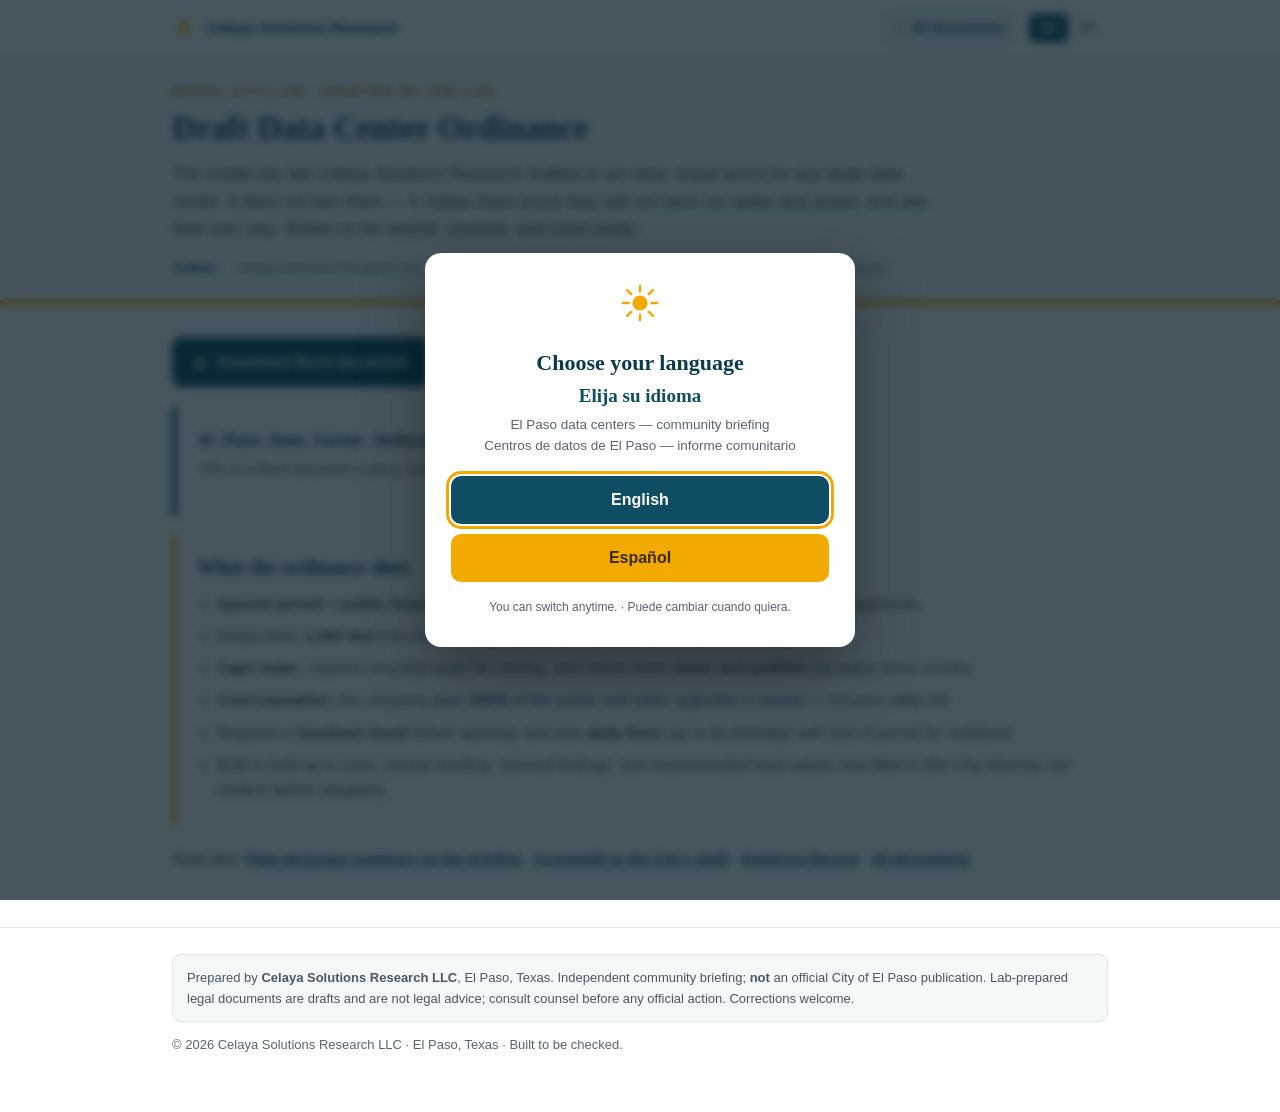
<file: ordinance.html>
<!DOCTYPE html>
<html lang="en">
<head>
<meta charset="UTF-8">
<meta name="viewport" content="width=device-width, initial-scale=1.0">
<title data-i18n="meta.title">Draft Data Center Ordinance — El Paso (Celaya Solutions Research)</title>
<meta name="description" content="The model city law drafted by Celaya Solutions Research: special-use permit, 1,000-ft buffers, water caps, cost-causation, public metering, daily fines, and teardown bonds for large data centers.">
<meta property="og:title" content="Draft Data Center Ordinance — El Paso">
<meta property="og:description" content="An enforceable model city law: permits, water and power limits, the company pays its own upgrades, and teardown bonds.">
<meta property="og:type" content="article">
<meta property="og:url" content="https://celaya-solutions.github.io/Draft-Policy/ordinance.html">
<meta property="og:image" content="https://celaya-solutions.github.io/Draft-Policy/assets/og-image.png">
<meta name="theme-color" content="#0e4d64">
<link rel="icon" type="image/svg+xml" href="assets/favicon.svg">
<link rel="icon" href="assets/favicon.ico" sizes="any">
<link rel="apple-touch-icon" href="assets/apple-touch-icon.png">
<link rel="stylesheet" href="assets/site.css">
</head>
<body data-vc="ordinance">

<a class="skip" href="#main" data-i18n="skip">Skip to main content</a>

<div class="lg" id="langgate" role="dialog" aria-modal="true" aria-labelledby="lg-title" hidden>
  <div class="lg-card">
    <svg width="40" height="40" viewBox="0 0 100 100" aria-hidden="true" focusable="false"><circle cx="50" cy="50" r="19" fill="#f2a900"/><g stroke="#f2a900" stroke-width="6" stroke-linecap="round"><line x1="50" y1="7" x2="50" y2="21"/><line x1="50" y1="79" x2="50" y2="93"/><line x1="7" y1="50" x2="21" y2="50"/><line x1="79" y1="50" x2="93" y2="50"/><line x1="18" y1="18" x2="28" y2="28"/><line x1="72" y1="72" x2="82" y2="82"/><line x1="82" y1="18" x2="72" y2="28"/><line x1="28" y1="72" x2="18" y2="82"/></g></svg>
    <h2 id="lg-title">Choose your language<span lang="es">Elija su idioma</span></h2>
    <div class="lg-sub">El Paso data centers &mdash; community briefing<br><span lang="es">Centros de datos de El Paso &mdash; informe comunitario</span></div>
    <div class="lg-btns">
      <button type="button" data-setlang="en">English</button>
      <button type="button" class="alt" data-setlang="es" lang="es">Espa&ntilde;ol</button>
    </div>
    <div class="lg-note">You can switch anytime. <span lang="es">&middot; Puede cambiar cuando quiera.</span></div>
  </div>
</div>

<nav class="nav" aria-label="Primary"><div class="row">
  <a class="brand" href="index.html">
    <svg width="24" height="24" viewBox="0 0 100 100" aria-hidden="true" focusable="false"><circle cx="50" cy="50" r="19" fill="#f2a900"/><g stroke="#f2a900" stroke-width="6" stroke-linecap="round"><line x1="50" y1="7" x2="50" y2="21"/><line x1="50" y1="79" x2="50" y2="93"/><line x1="7" y1="50" x2="21" y2="50"/><line x1="79" y1="50" x2="93" y2="50"/><line x1="18" y1="18" x2="28" y2="28"/><line x1="72" y1="72" x2="82" y2="82"/><line x1="82" y1="18" x2="72" y2="28"/><line x1="28" y1="72" x2="18" y2="82"/></g></svg>
    Celaya Solutions Research
  </a>
  <a class="back" href="index.html#docs" data-i18n="nav.docs">&larr; All documents</a>
  <div class="langtoggle" role="group" aria-label="Language / Idioma">
    <button type="button" data-setlang="en" aria-pressed="true">EN</button>
    <button type="button" data-setlang="es" aria-pressed="false">ES</button>
  </div>
</div></nav>

<header class="hero"><div class="wrap">
  <div class="kind" data-i18n="doc.kind">Model City Law &middot; Drafted by the Lab</div>
  <h1 data-i18n="doc.title">Draft Data Center Ordinance</h1>
  <div class="desc" data-i18n="doc.desc"><p>The model city law Celaya Solutions Research drafted to set clear, equal terms for any large data center. It does not ban them &mdash; it makes them prove they will not harm our water and power, and pay their own way. Written to be neutral, sourced, and court-ready.</p></div>
  <div class="meta" data-i18n="doc.metaline"><b>Author:</b> Celaya Solutions Research LLC &nbsp;&middot;&nbsp; <b>Status:</b> Draft for community &amp; Council use &nbsp;&middot;&nbsp; <b>Format:</b> Word (.docx)</div>
</div></header>

<main id="main"><div class="wrap">
  <div class="dlrow">
    <a class="dl" href="documents/El_Paso_Data_Center_Ordinance_DRAFT.docx" download>
      <svg width="17" height="17" viewBox="0 0 24 24" fill="none" stroke="currentColor" stroke-width="2.4" stroke-linecap="round" stroke-linejoin="round" aria-hidden="true"><path d="M12 3v12m0 0l-5-5m5 5l5-5"/><path d="M4 19h16"/></svg>
      <span data-i18n="doc.downloadword">Download Word document</span>
    </a>
  </div>

  <div class="filecard">
    <div class="ft" data-i18n="fc.t">El_Paso_Data_Center_Ordinance_DRAFT.docx</div>
    <div class="fd" data-i18n="doc.openword">This is a Word document (.docx). Download it to open in Word, Pages, or Google Docs.</div>
  </div>

  <div class="callout">
    <h2 data-i18n="shows.h">What the ordinance does</h2>
    <ul data-i18n="shows.list">
      <li><strong>Special permit + public hearing + Council vote</strong> for every big data center &mdash; no more quiet approvals.</li>
      <li>Keeps them <strong>1,000 feet</strong> from homes, schools, parks, hospitals, and churches.</li>
      <li><strong>Caps water</strong>, requires recycled water for cooling, and makes them <strong>meter and publish</strong> use every three months.</li>
      <li><strong>Cost-causation:</strong> the company pays <strong>100%</strong> of the power and water upgrades it causes &mdash; not your utility bill.</li>
      <li>Requires a <strong>teardown bond</strong> before opening, and sets <strong>daily fines</strong> (up to $2,000/day) with loss of permit for violations.</li>
      <li>Built to hold up in court: neutral wording, sourced findings, and recommended local values now filled in (the City Attorney can confirm before adoption).</li>
    </ul>
  </div>

  <p class="rellinks"><span data-i18n="doc.related">Read also:</span> <a href="index.html#rule" data-i18n="doc.relrule">Plain-language summary on the briefing</a> &middot; <a href="crosswalk.html">Crosswalk to the City's draft</a> &middot; <a href="evidence-record.html">Evidence Record</a> &middot; <a href="index.html#docs" data-i18n="doc.relateddocs">All documents</a></p>
</div></main>

<footer><div class="wrap">
  <div class="disc" data-i18n="footer.disc">Prepared by <strong>Celaya Solutions Research LLC</strong>, El Paso, Texas. Independent community briefing; <strong>not</strong> an official City of El Paso publication. Lab-prepared legal documents are drafts and are not legal advice; consult counsel before any official action. Corrections welcome.</div>
  <p data-i18n="footer.copy">&copy; 2026 Celaya Solutions Research LLC &middot; El Paso, Texas &middot; Built to be checked.</p>
</div></footer>

<div id="vc" aria-hidden="true" hidden></div>

<script>
window.PAGE_ES={
  "meta.title":"Borrador de Ordenanza de Centros de Datos — El Paso (Celaya Solutions Research)",
  "doc.kind":"Ley municipal modelo &middot; Redactada por el laboratorio",
  "doc.title":"Borrador de Ordenanza de Centros de Datos",
  "doc.desc":"<p>La ley municipal modelo que redact&oacute; Celaya Solutions Research para fijar t&eacute;rminos claros e iguales para cualquier centro de datos grande. No los proh&iacute;be &mdash; los obliga a probar que no da&ntilde;ar&aacute;n nuestra agua y energ&iacute;a, y a pagar lo suyo. Escrita para ser neutral, con fuentes y lista para los tribunales.</p>",
  "doc.metaline":"<b>Autor:</b> Celaya Solutions Research LLC &nbsp;&middot;&nbsp; <b>Estado:</b> Borrador para uso comunitario y del Concejo &nbsp;&middot;&nbsp; <b>Formato:</b> Word (.docx)",
  "fc.t":"El_Paso_Data_Center_Ordinance_DRAFT.docx",
  "shows.h":"Lo que hace la ordenanza",
  "shows.list":"<li><strong>Permiso especial + audiencia p&uacute;blica + voto del Concejo</strong> para cada centro de datos grande &mdash; no m&aacute;s aprobaciones a escondidas.</li><li>Los mantiene a <strong>1,000 pies</strong> de casas, escuelas, parques, hospitales e iglesias.</li><li><strong>Limita el agua</strong>, exige agua reciclada para enfriamiento, y los obliga a <strong>medir y publicar</strong> el uso cada tres meses.</li><li><strong>Causaci&oacute;n de costos:</strong> la empresa paga el <strong>100%</strong> de las mejoras de energ&iacute;a y agua que cause &mdash; no su recibo de servicios.</li><li>Exige una <strong>fianza de desmantelamiento</strong> antes de abrir, y fija <strong>multas diarias</strong> (hasta $2,000/d&iacute;a) con p&eacute;rdida del permiso por incumplir.</li><li>Hecha para resistir en los tribunales: redacci&oacute;n neutral, hallazgos con fuente, y valores locales recomendados ya completados (el Abogado de la Ciudad puede confirmarlos antes de adoptarla).</li>",
  "doc.related":"Lea tambi&eacute;n:","doc.relrule":"Resumen en lenguaje sencillo en el informe","doc.relateddocs":"Todos los documentos",
  "doc.openword":"Este es un documento de Word (.docx). Desc&aacute;rguelo para abrirlo en Word, Pages o Google Docs.","doc.downloadword":"Descargar documento de Word"
};
</script>
<script src="assets/doc.js"></script>
</body>
</html>
</file>
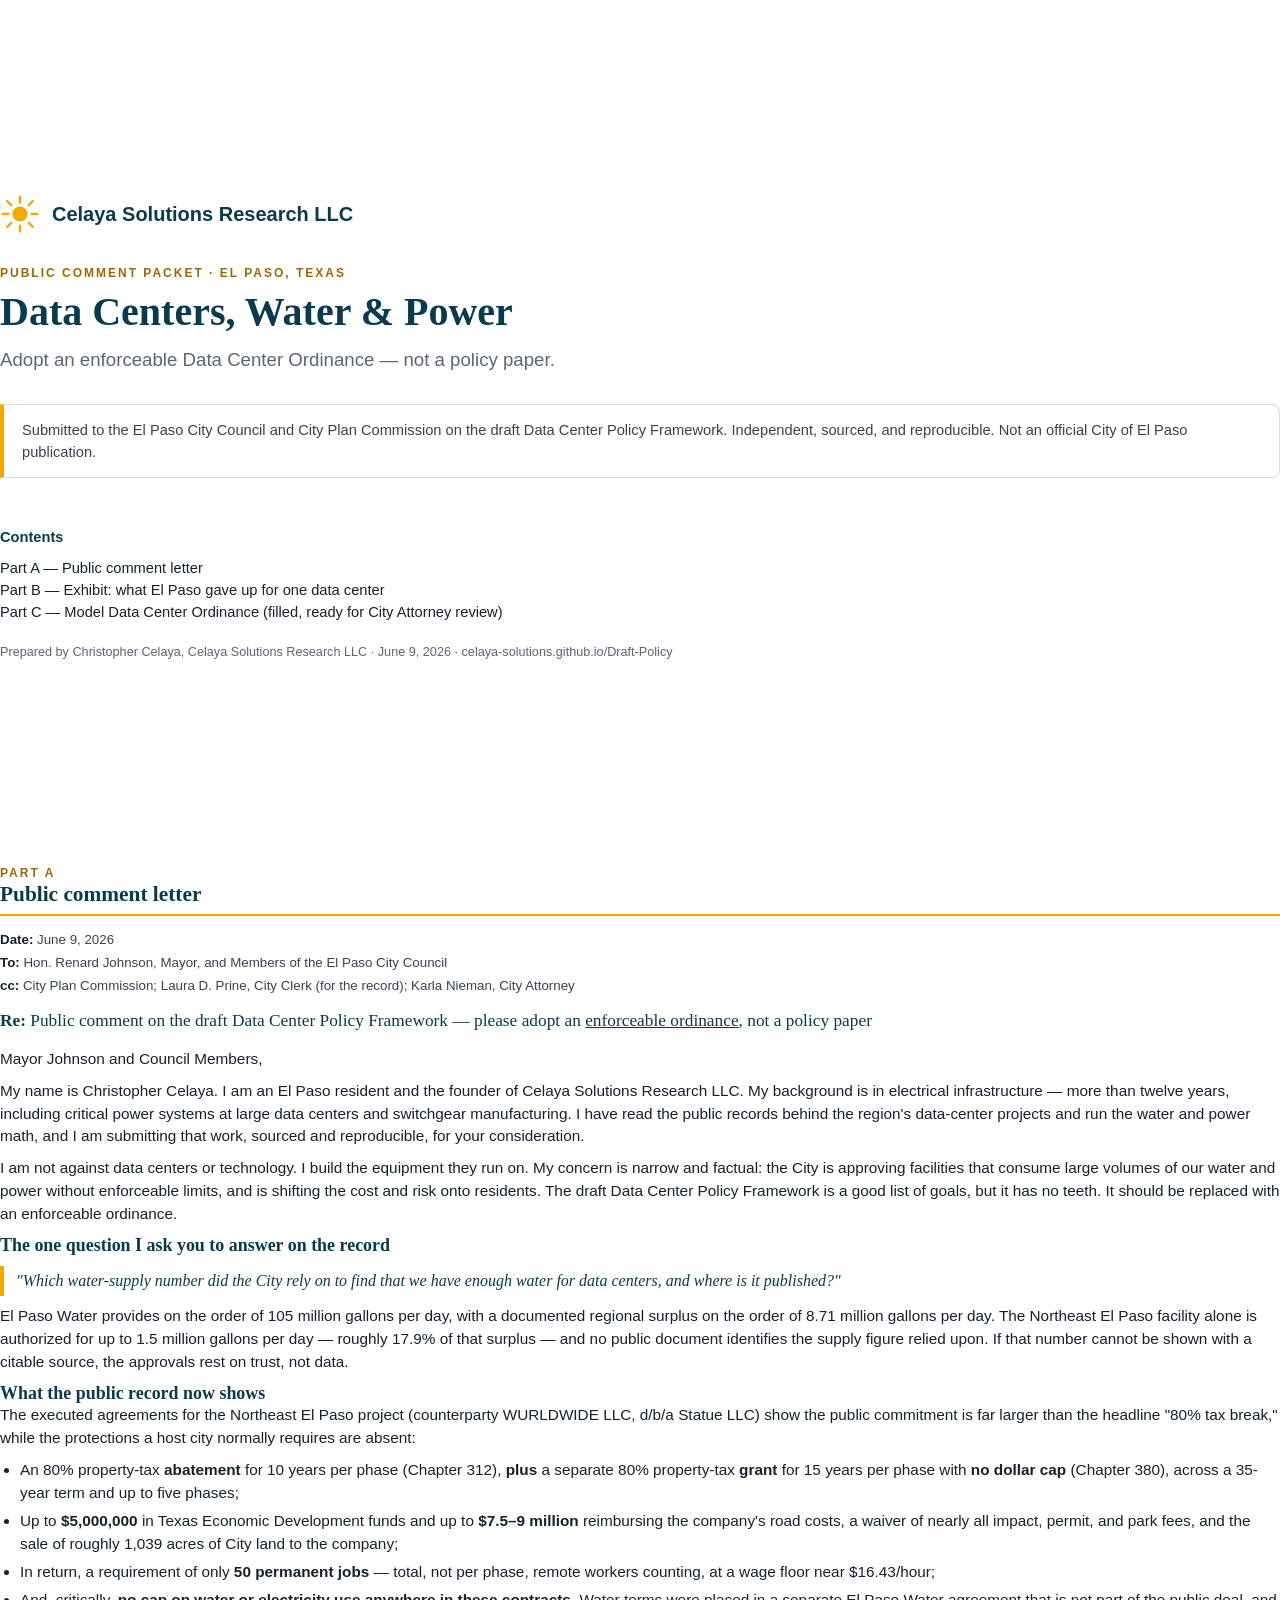
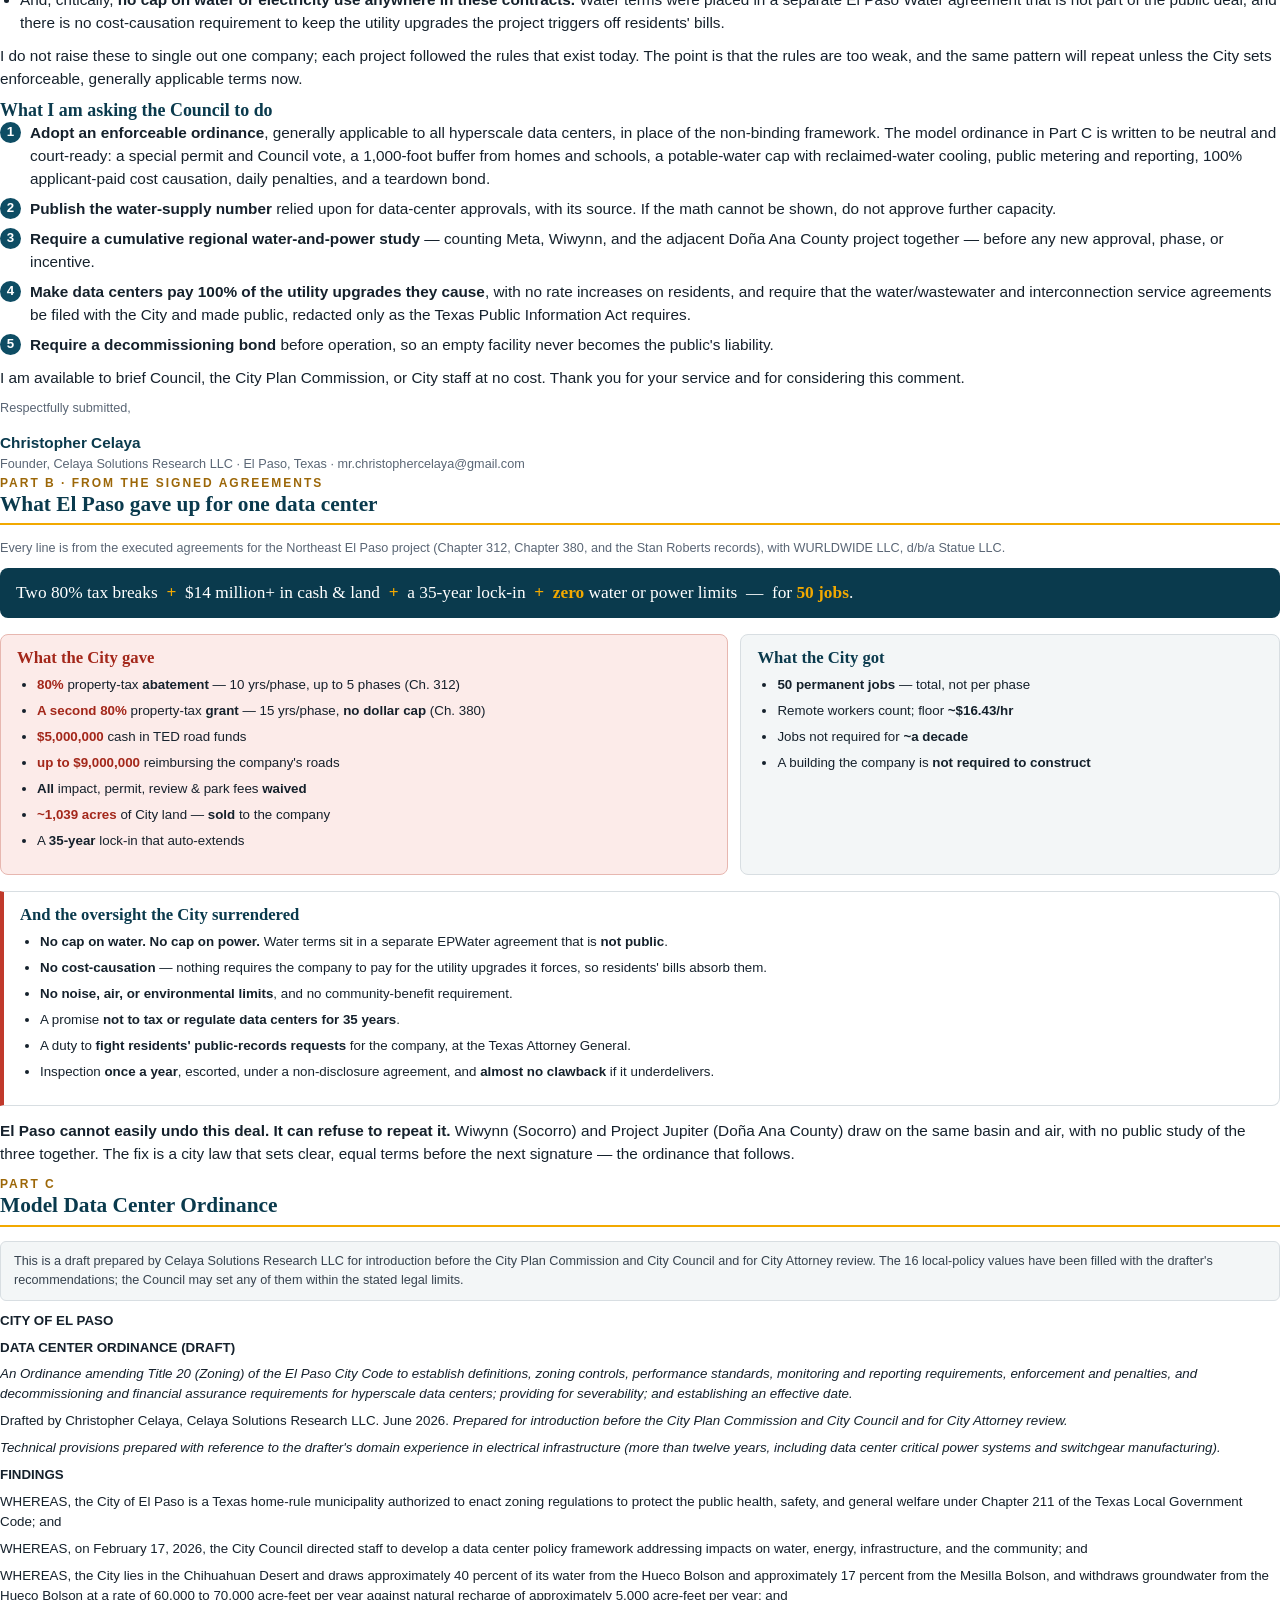
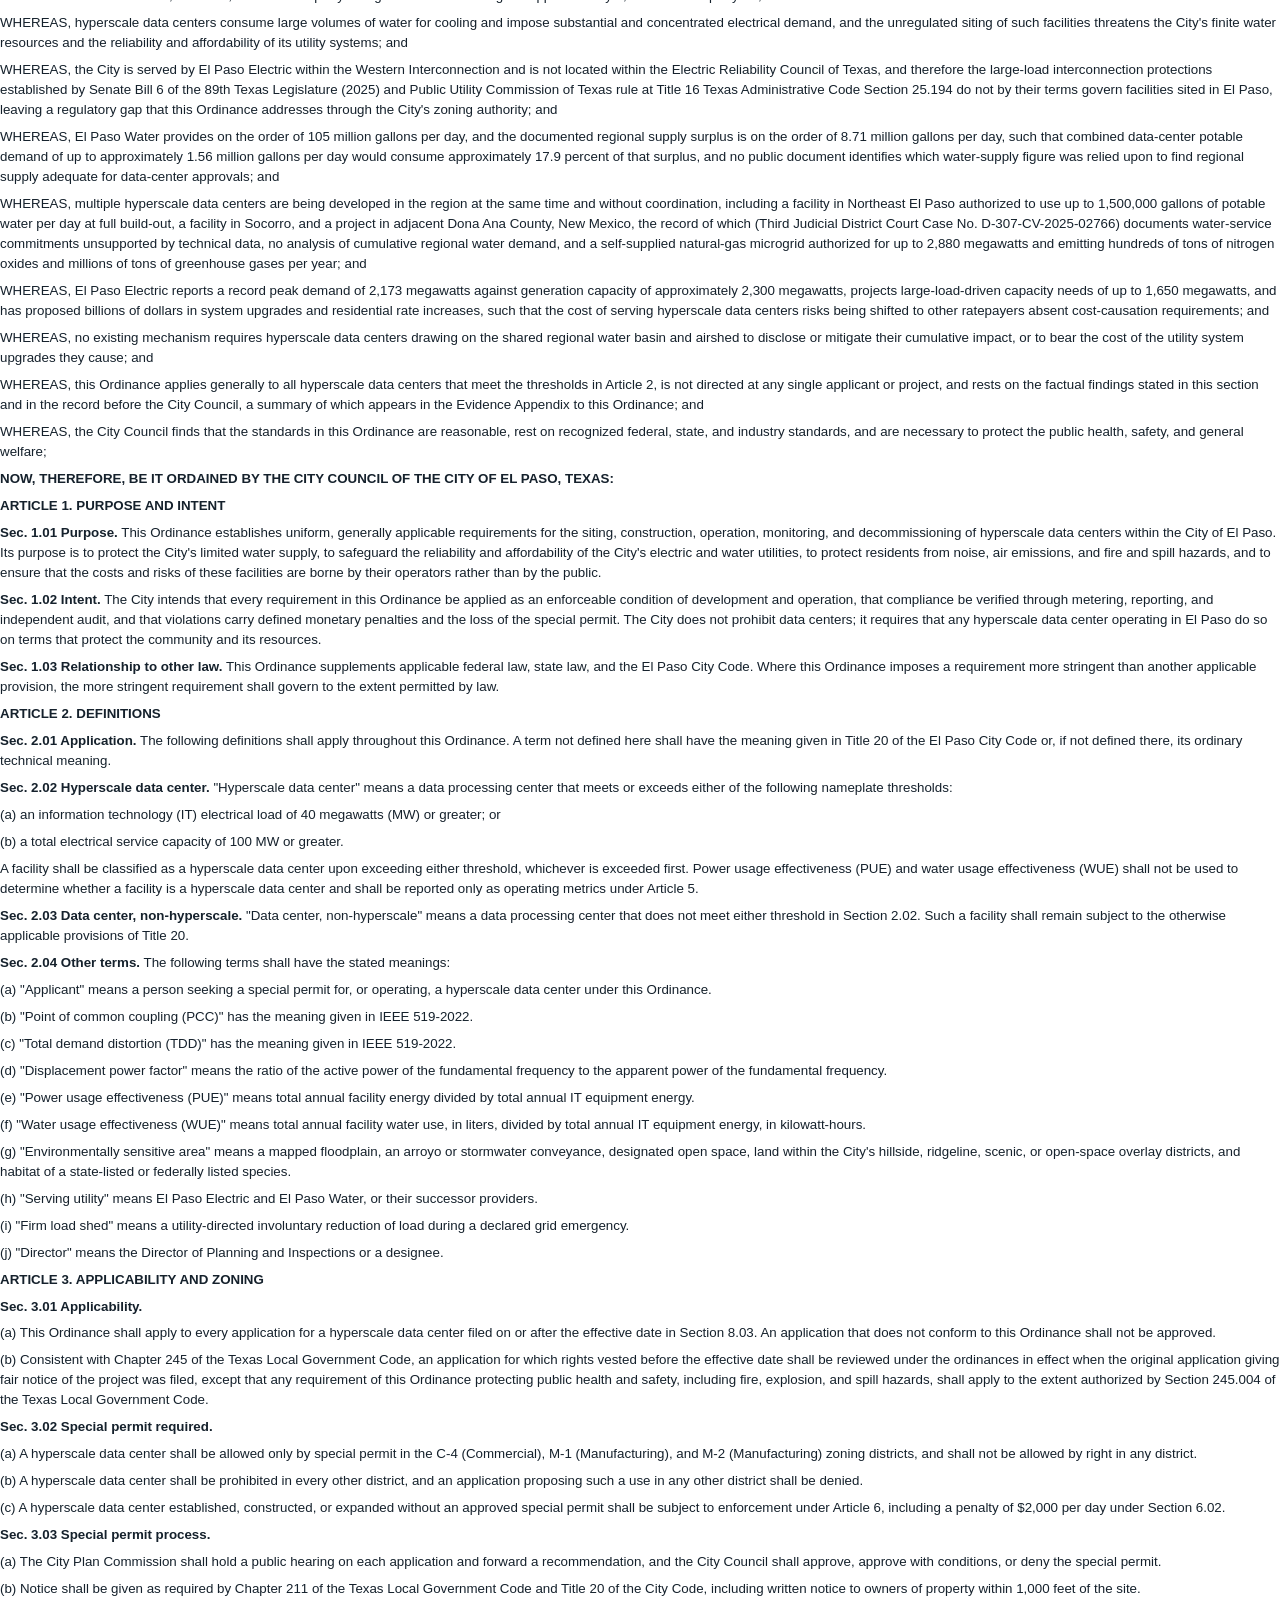
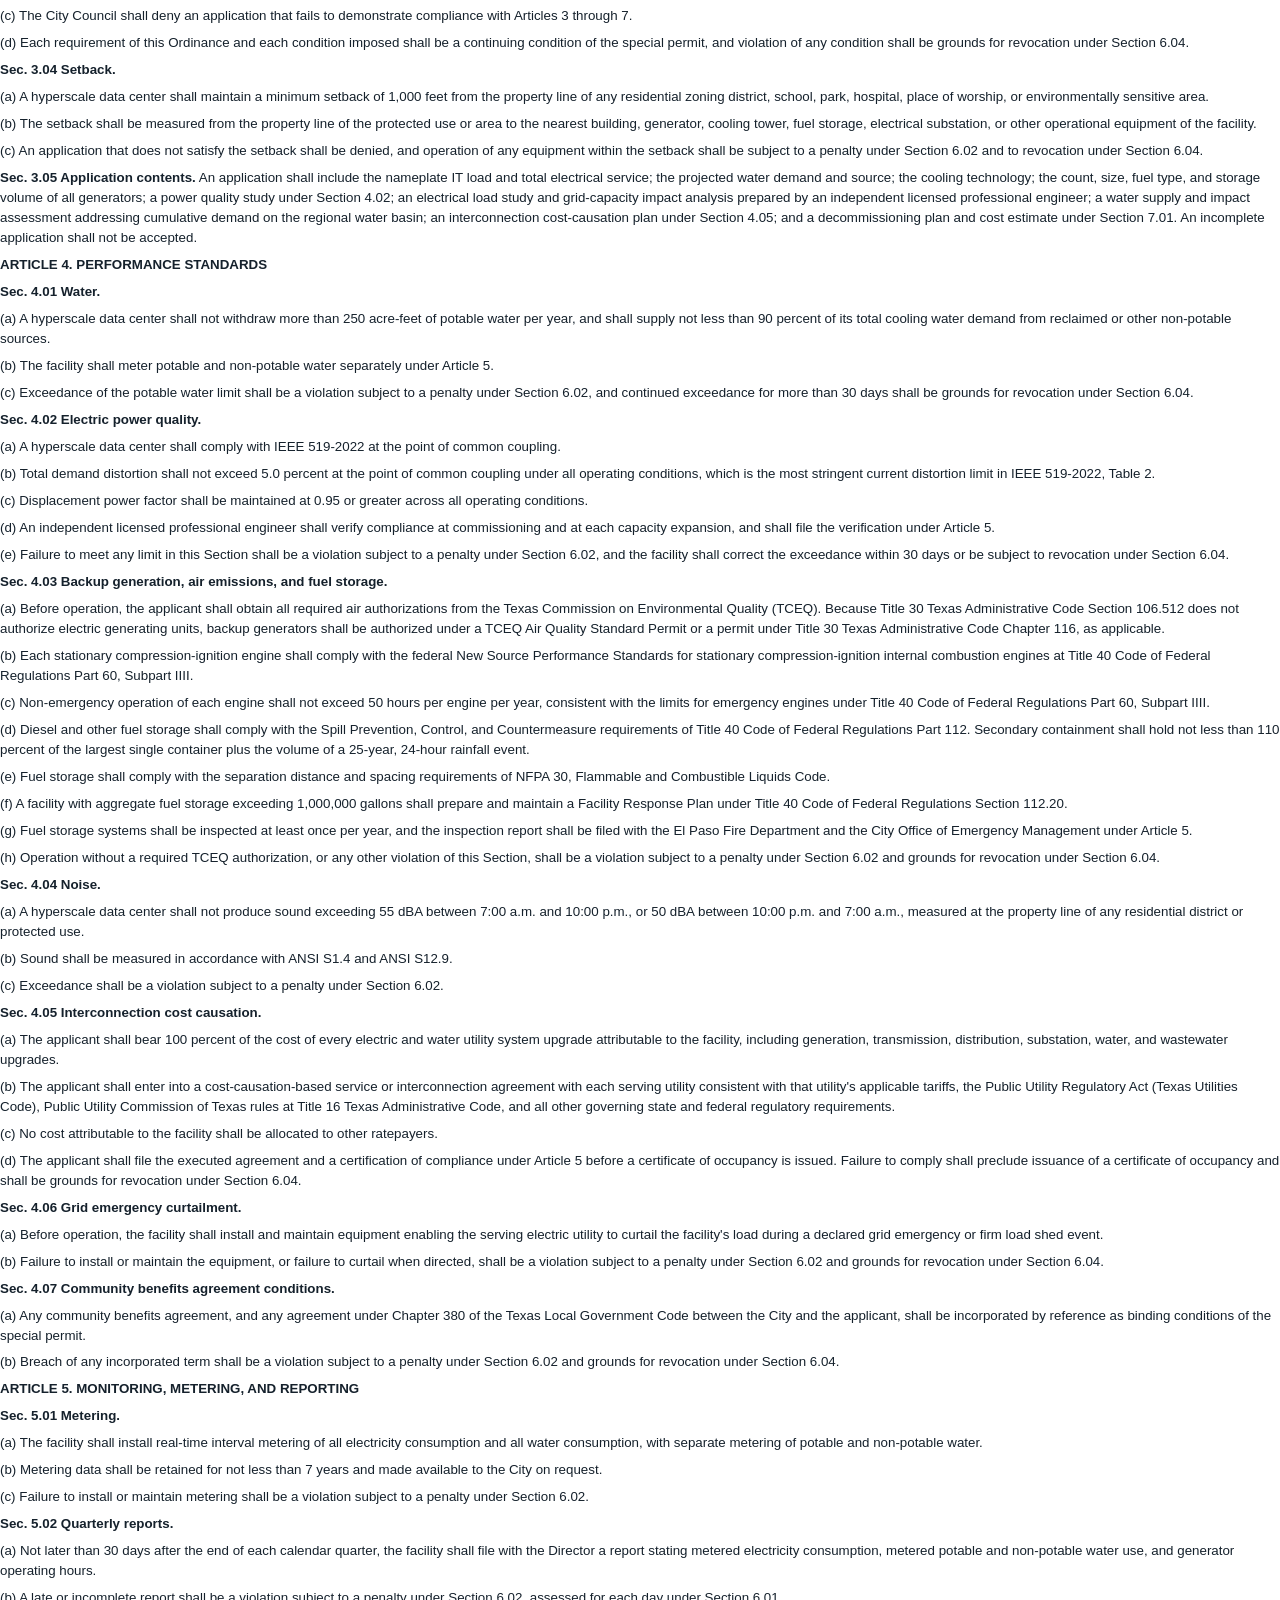
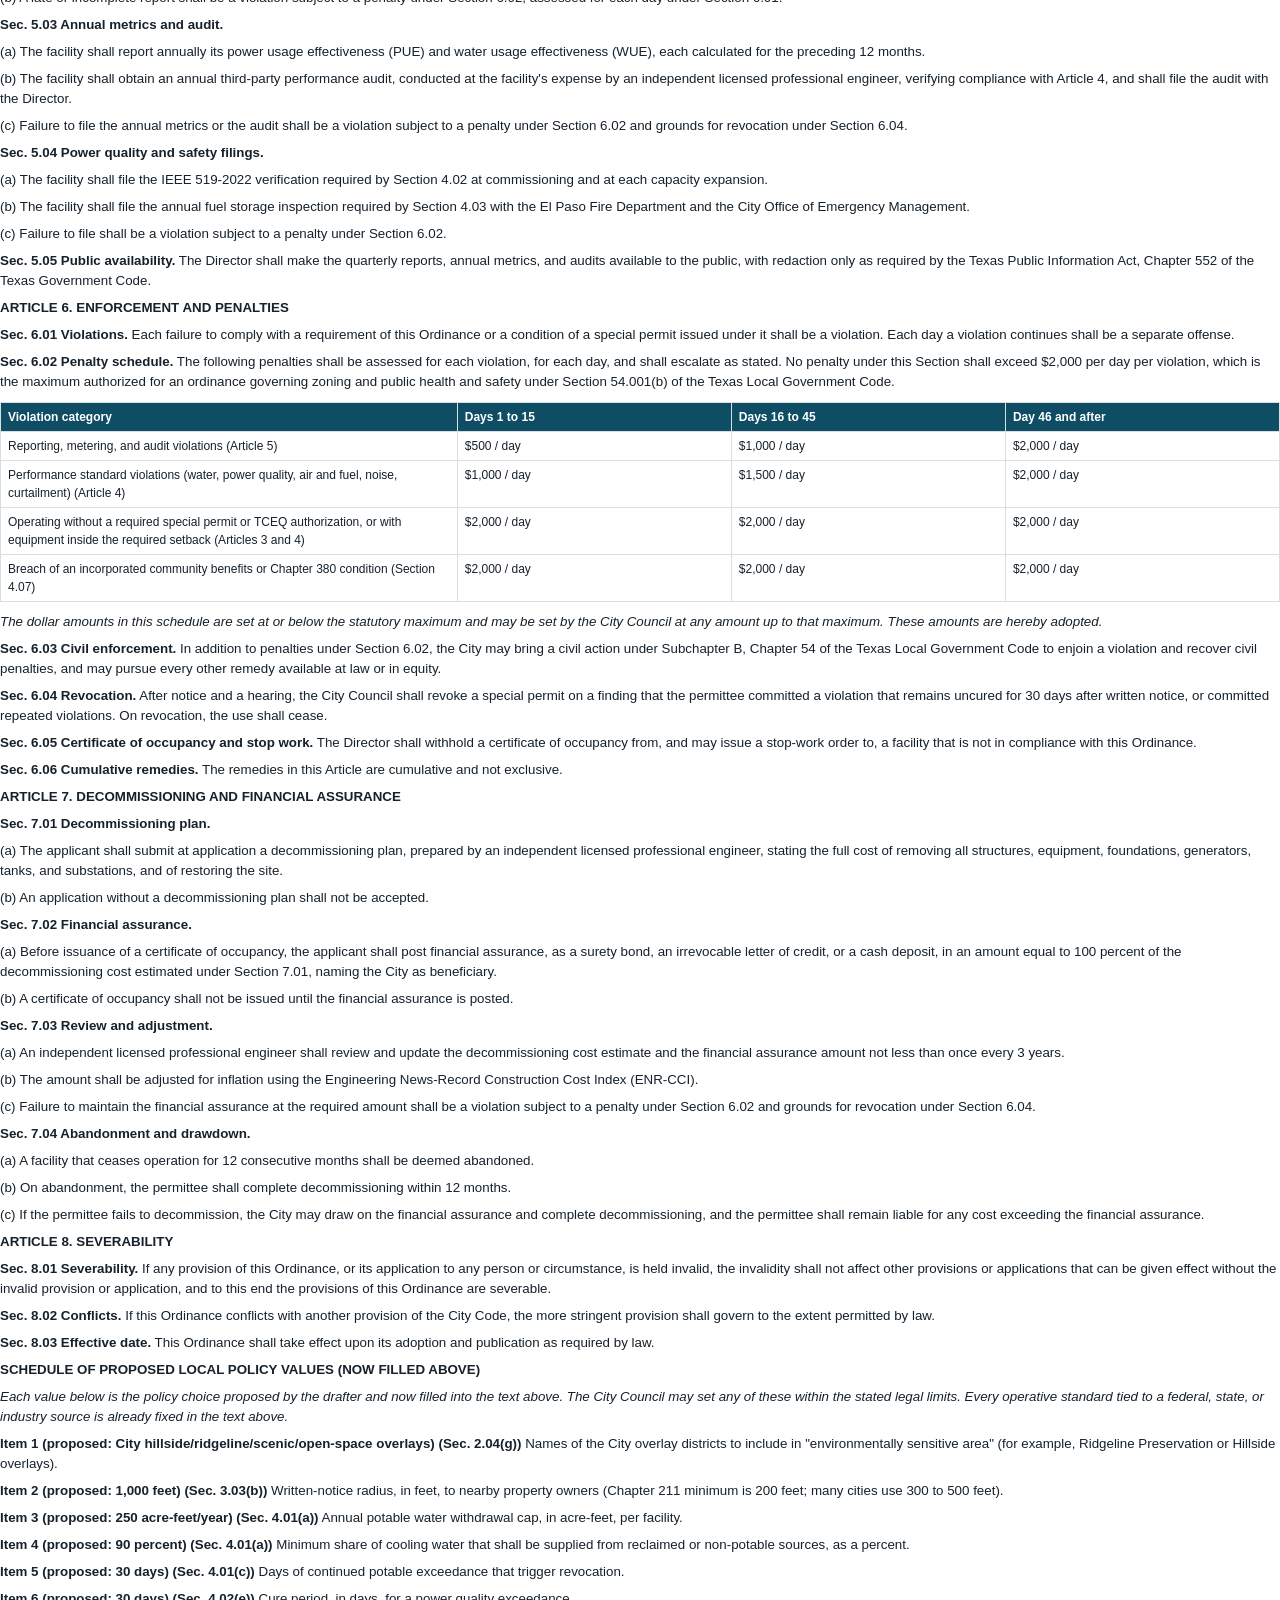
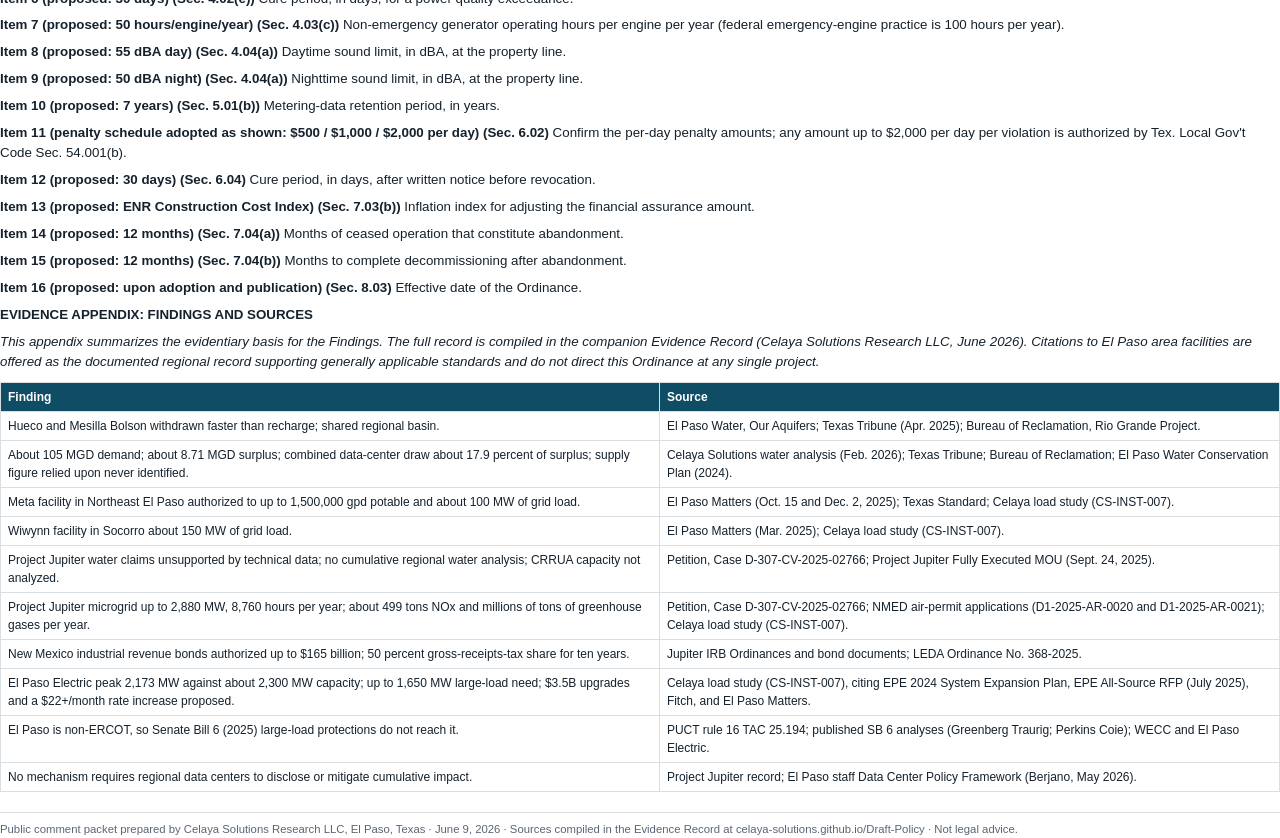
<file: packet.html>
<!DOCTYPE html>
<html lang="en">
<head>
<meta charset="UTF-8">
<title>Public Comment Packet — El Paso Data Center Policy</title>
<style>
  @page { size: Letter; margin: 0.85in 0.8in; }
  *{margin:0;padding:0;box-sizing:border-box}
  :root{--ink:#15212c;--muted:#5a6675;--navy:#0e4d64;--navy-d:#0a3a4d;--gold:#f2a900;--gold-d:#9c6708;--red:#c0392b;--line:#d8dee2;--soft:#f3f6f7;--serif:Georgia,'Times New Roman',serif;--sans:-apple-system,'Segoe UI',Helvetica,Arial,sans-serif}
  html{-webkit-print-color-adjust:exact;print-color-adjust:exact}
  body{font-family:var(--sans);color:var(--ink);line-height:1.5;font-size:11.5pt}
  .pb{break-before:page}
  h1,h2,h3{font-family:var(--serif);color:var(--navy-d);line-height:1.2}
  p{margin-bottom:9px}
  ul,ol{margin:0 0 10px 20px}li{margin-bottom:5px}
  a{color:var(--navy);text-decoration:none}
  /* cover */
  .cover{height:9in;display:flex;flex-direction:column;justify-content:center}
  .cover .mark{display:flex;align-items:center;gap:12px;margin-bottom:30px}
  .cover .mark .nm{font-weight:700;color:var(--navy-d);font-size:15pt}
  .cover h1{font-size:30pt;margin:6px 0 10px}
  .cover .sub{font-size:14pt;color:var(--muted);font-family:var(--sans);margin-bottom:30px}
  .cover .box{border:1px solid var(--line);border-left:4px solid var(--gold);border-radius:0 8px 8px 0;padding:14px 18px;font-size:11pt;color:#37434f}
  .cover .toc{margin-top:24px;font-size:11pt}
  .cover .toc b{color:var(--navy-d)}
  .tag{text-transform:uppercase;letter-spacing:2px;font-size:9pt;font-weight:700;color:var(--gold-d);font-family:var(--sans)}
  .sec-h{font-size:16pt;border-bottom:2px solid var(--gold);padding-bottom:6px;margin-bottom:14px}
  /* letter */
  .meta{font-size:10pt;color:#37434f;margin-bottom:3px}.meta b{color:var(--ink)}
  .re{font-family:var(--serif);font-size:13pt;color:var(--navy-d);margin:12px 0 14px}
  .q{font-family:var(--serif);font-style:italic;font-size:12pt;color:var(--navy-d);border-left:4px solid var(--gold);padding:3px 0 3px 12px;margin:9px 0}
  .ask{counter-reset:a;list-style:none;margin-left:0}.ask li{counter-increment:a;position:relative;padding-left:30px;margin-bottom:7px}
  .ask li::before{content:counter(a);position:absolute;left:0;top:0;width:21px;height:21px;background:var(--navy);color:#fff;border-radius:50%;display:grid;place-items:center;font-size:10pt;font-weight:700;font-family:var(--sans)}
  .sig .nm{font-weight:700;color:var(--navy-d)}.small{font-size:9.5pt;color:var(--muted)}
  /* exhibit */
  .band{background:var(--navy-d);color:#fff;border-radius:8px;padding:12px 16px;margin:10px 0 16px;font-family:var(--serif);font-size:13pt}
  .band b{color:var(--gold)}
  .score{display:grid;grid-template-columns:1.35fr 1fr;gap:12px;margin-bottom:16px}
  .col{border-radius:8px;padding:13px 16px}
  .col.gave{background:#fcebe9;border:1px solid #e7b7b0}.col.got{background:var(--soft);border:1px solid var(--line)}
  .col h3{font-size:12.5pt;margin-bottom:7px}.col.gave h3{color:#a3271a}
  .col li{font-size:10pt;margin-bottom:6px}.amt{font-weight:700;color:#a3271a}
  .surr{border:1px solid var(--line);border-left:4px solid var(--red);border-radius:0 8px 8px 0;padding:13px 16px;margin-bottom:14px}
  .surr h3{font-size:12.5pt;margin-bottom:7px}.surr li{font-size:10pt;margin-bottom:6px}
  /* ordinance (injected) */
  .ord p{font-size:10pt;margin-bottom:7px}
  .ord table{width:100%;border-collapse:collapse;margin:10px 0;font-size:9pt}
  .ord td,.ord th{border:1px solid var(--line);padding:5px 7px;text-align:left;vertical-align:top}
  .ord tr:first-child td,.ord th{background:var(--navy);color:#fff;font-weight:700}
  .note{background:var(--soft);border:1px solid var(--line);border-radius:6px;padding:10px 13px;font-size:9.5pt;color:#37434f;margin:10px 0}
  .foot{margin-top:20px;border-top:1px solid var(--line);padding-top:8px;font-size:8.5pt;color:var(--muted)}
</style>
</head>
<body>

<!-- ===== COVER ===== -->
<section class="cover">
  <div class="mark">
    <svg width="40" height="40" viewBox="0 0 100 100" aria-hidden="true"><circle cx="50" cy="50" r="19" fill="#f2a900"/><g stroke="#f2a900" stroke-width="6" stroke-linecap="round"><line x1="50" y1="7" x2="50" y2="21"/><line x1="50" y1="79" x2="50" y2="93"/><line x1="7" y1="50" x2="21" y2="50"/><line x1="79" y1="50" x2="93" y2="50"/><line x1="18" y1="18" x2="28" y2="28"/><line x1="72" y1="72" x2="82" y2="82"/><line x1="82" y1="18" x2="72" y2="28"/><line x1="28" y1="72" x2="18" y2="82"/></g></svg>
    <div class="nm">Celaya Solutions Research LLC</div>
  </div>
  <div class="tag">Public Comment Packet &middot; El Paso, Texas</div>
  <h1>Data Centers, Water &amp; Power</h1>
  <div class="sub">Adopt an enforceable Data Center Ordinance &mdash; not a policy paper.</div>
  <div class="box">Submitted to the El Paso City Council and City Plan Commission on the draft Data Center Policy Framework. Independent, sourced, and reproducible. Not an official City of El Paso publication.</div>
  <div class="toc">
    <p style="margin-top:24px"><b>Contents</b></p>
    <p>Part A &mdash; Public comment letter<br>Part B &mdash; Exhibit: what El Paso gave up for one data center<br>Part C &mdash; Model Data Center Ordinance (filled, ready for City Attorney review)</p>
    <p class="small" style="margin-top:20px">Prepared by Christopher Celaya, Celaya Solutions Research LLC &middot; June 9, 2026 &middot; celaya-solutions.github.io/Draft-Policy</p>
  </div>
</section>

<!-- ===== PART A: LETTER ===== -->
<section class="pb">
  <div class="tag">Part A</div>
  <h2 class="sec-h">Public comment letter</h2>
  <div class="meta"><b>Date:</b> June 9, 2026</div>
  <div class="meta"><b>To:</b> Hon. Renard Johnson, Mayor, and Members of the El Paso City Council</div>
  <div class="meta"><b>cc:</b> City Plan Commission; Laura D. Prine, City Clerk (for the record); Karla Nieman, City Attorney</div>
  <div class="re"><b>Re:</b> Public comment on the draft Data Center Policy Framework &mdash; please adopt an <u>enforceable ordinance</u>, not a policy paper</div>

  <p>Mayor Johnson and Council Members,</p>
  <p>My name is Christopher Celaya. I am an El Paso resident and the founder of Celaya Solutions Research LLC. My background is in electrical infrastructure &mdash; more than twelve years, including critical power systems at large data centers and switchgear manufacturing. I have read the public records behind the region's data-center projects and run the water and power math, and I am submitting that work, sourced and reproducible, for your consideration.</p>
  <p>I am not against data centers or technology. I build the equipment they run on. My concern is narrow and factual: the City is approving facilities that consume large volumes of our water and power without enforceable limits, and is shifting the cost and risk onto residents. The draft Data Center Policy Framework is a good list of goals, but it has no teeth. It should be replaced with an enforceable ordinance.</p>

  <h3>The one question I ask you to answer on the record</h3>
  <div class="q">"Which water-supply number did the City rely on to find that we have enough water for data centers, and where is it published?"</div>
  <p>El Paso Water provides on the order of 105 million gallons per day, with a documented regional surplus on the order of 8.71 million gallons per day. The Northeast El Paso facility alone is authorized for up to 1.5 million gallons per day &mdash; roughly 17.9% of that surplus &mdash; and no public document identifies the supply figure relied upon. If that number cannot be shown with a citable source, the approvals rest on trust, not data.</p>

  <h3>What the public record now shows</h3>
  <p>The executed agreements for the Northeast El Paso project (counterparty WURLDWIDE LLC, d/b/a Statue LLC) show the public commitment is far larger than the headline "80% tax break," while the protections a host city normally requires are absent:</p>
  <ul>
    <li>An 80% property-tax <b>abatement</b> for 10 years per phase (Chapter 312), <b>plus</b> a separate 80% property-tax <b>grant</b> for 15 years per phase with <b>no dollar cap</b> (Chapter 380), across a 35-year term and up to five phases;</li>
    <li>Up to <b>$5,000,000</b> in Texas Economic Development funds and up to <b>$7.5&ndash;9 million</b> reimbursing the company's road costs, a waiver of nearly all impact, permit, and park fees, and the sale of roughly 1,039 acres of City land to the company;</li>
    <li>In return, a requirement of only <b>50 permanent jobs</b> &mdash; total, not per phase, remote workers counting, at a wage floor near $16.43/hour;</li>
    <li>And, critically, <b>no cap on water or electricity use anywhere in these contracts.</b> Water terms were placed in a separate El Paso Water agreement that is not part of the public deal, and there is no cost-causation requirement to keep the utility upgrades the project triggers off residents' bills.</li>
  </ul>
  <p>I do not raise these to single out one company; each project followed the rules that exist today. The point is that the rules are too weak, and the same pattern will repeat unless the City sets enforceable, generally applicable terms now.</p>

  <h3>What I am asking the Council to do</h3>
  <ol class="ask">
    <li><b>Adopt an enforceable ordinance</b>, generally applicable to all hyperscale data centers, in place of the non-binding framework. The model ordinance in Part C is written to be neutral and court-ready: a special permit and Council vote, a 1,000-foot buffer from homes and schools, a potable-water cap with reclaimed-water cooling, public metering and reporting, 100% applicant-paid cost causation, daily penalties, and a teardown bond.</li>
    <li><b>Publish the water-supply number</b> relied upon for data-center approvals, with its source. If the math cannot be shown, do not approve further capacity.</li>
    <li><b>Require a cumulative regional water-and-power study</b> &mdash; counting Meta, Wiwynn, and the adjacent Do&ntilde;a Ana County project together &mdash; before any new approval, phase, or incentive.</li>
    <li><b>Make data centers pay 100% of the utility upgrades they cause</b>, with no rate increases on residents, and require that the water/wastewater and interconnection service agreements be filed with the City and made public, redacted only as the Texas Public Information Act requires.</li>
    <li><b>Require a decommissioning bond</b> before operation, so an empty facility never becomes the public's liability.</li>
  </ol>
  <p>I am available to brief Council, the City Plan Commission, or City staff at no cost. Thank you for your service and for considering this comment.</p>
  <div class="sig">
    <div class="small">Respectfully submitted,</div>
    <div class="nm" style="margin-top:14px">Christopher Celaya</div>
    <div class="small">Founder, Celaya Solutions Research LLC &middot; El Paso, Texas &middot; mr.christophercelaya@gmail.com</div>
  </div>
</section>

<!-- ===== PART B: EXHIBIT ===== -->
<section class="pb">
  <div class="tag">Part B &middot; From the signed agreements</div>
  <h2 class="sec-h">What El Paso gave up for one data center</h2>
  <p class="small" style="margin-bottom:6px">Every line is from the executed agreements for the Northeast El Paso project (Chapter 312, Chapter 380, and the Stan Roberts records), with WURLDWIDE LLC, d/b/a Statue LLC.</p>
  <div class="band">Two 80% tax breaks &nbsp;<b>+</b>&nbsp; $14 million+ in cash &amp; land &nbsp;<b>+</b>&nbsp; a 35-year lock-in &nbsp;<b>+</b>&nbsp; <b>zero</b> water or power limits &nbsp;&mdash;&nbsp; for <b>50 jobs</b>.</div>
  <div class="score">
    <div class="col gave">
      <h3>What the City gave</h3>
      <ul>
        <li><span class="amt">80%</span> property-tax <b>abatement</b> &mdash; 10 yrs/phase, up to 5 phases (Ch. 312)</li>
        <li><span class="amt">A second 80%</span> property-tax <b>grant</b> &mdash; 15 yrs/phase, <b>no dollar cap</b> (Ch. 380)</li>
        <li><span class="amt">$5,000,000</span> cash in TED road funds</li>
        <li><span class="amt">up to $9,000,000</span> reimbursing the company's roads</li>
        <li><b>All</b> impact, permit, review &amp; park fees <b>waived</b></li>
        <li><span class="amt">~1,039 acres</span> of City land &mdash; <b>sold</b> to the company</li>
        <li>A <b>35-year</b> lock-in that auto-extends</li>
      </ul>
    </div>
    <div class="col got">
      <h3>What the City got</h3>
      <ul>
        <li><b>50 permanent jobs</b> &mdash; total, not per phase</li>
        <li>Remote workers count; floor <b>~$16.43/hr</b></li>
        <li>Jobs not required for <b>~a decade</b></li>
        <li>A building the company is <b>not required to construct</b></li>
      </ul>
    </div>
  </div>
  <div class="surr">
    <h3>And the oversight the City surrendered</h3>
    <ul>
      <li><b>No cap on water. No cap on power.</b> Water terms sit in a separate EPWater agreement that is <b>not public</b>.</li>
      <li><b>No cost-causation</b> &mdash; nothing requires the company to pay for the utility upgrades it forces, so residents' bills absorb them.</li>
      <li><b>No noise, air, or environmental limits</b>, and no community-benefit requirement.</li>
      <li>A promise <b>not to tax or regulate data centers for 35 years</b>.</li>
      <li>A duty to <b>fight residents' public-records requests</b> for the company, at the Texas Attorney General.</li>
      <li>Inspection <b>once a year</b>, escorted, under a non-disclosure agreement, and <b>almost no clawback</b> if it underdelivers.</li>
    </ul>
  </div>
  <p><b>El Paso cannot easily undo this deal. It can refuse to repeat it.</b> Wiwynn (Socorro) and Project Jupiter (Do&ntilde;a Ana County) draw on the same basin and air, with no public study of the three together. The fix is a city law that sets clear, equal terms before the next signature &mdash; the ordinance that follows.</p>
</section>

<!-- ===== PART C: ORDINANCE ===== -->
<section class="pb">
  <div class="tag">Part C</div>
  <h2 class="sec-h">Model Data Center Ordinance</h2>
  <div class="note">This is a draft prepared by Celaya Solutions Research LLC for introduction before the City Plan Commission and City Council and for City Attorney review. The 16 local-policy values have been filled with the drafter's recommendations; the Council may set any of them within the stated legal limits.</div>
  <div class="ord">
<p><strong>CITY OF EL PASO</strong></p>
<p><strong>DATA CENTER ORDINANCE (DRAFT)</strong></p>
<p><em>An Ordinance amending Title 20 (Zoning) of the El Paso City Code
to establish definitions, zoning controls, performance standards,
monitoring and reporting requirements, enforcement and penalties, and
decommissioning and financial assurance requirements for hyperscale data
centers; providing for severability; and establishing an effective
date.</em></p>
<p>Drafted by Christopher Celaya, Celaya Solutions Research LLC. June
2026. <em>Prepared for introduction before the City Plan Commission and
City Council and for City Attorney review.</em></p>
<p><em>Technical provisions prepared with reference to the drafter's
domain experience in electrical infrastructure (more than twelve years,
including data center critical power systems and switchgear
manufacturing).</em></p>
<p><strong>FINDINGS</strong></p>
<p>WHEREAS, the City of El Paso is a Texas home-rule municipality
authorized to enact zoning regulations to protect the public health,
safety, and general welfare under Chapter 211 of the Texas Local
Government Code; and</p>
<p>WHEREAS, on February 17, 2026, the City Council directed staff to
develop a data center policy framework addressing impacts on water,
energy, infrastructure, and the community; and</p>
<p>WHEREAS, the City lies in the Chihuahuan Desert and draws
approximately 40 percent of its water from the Hueco Bolson and
approximately 17 percent from the Mesilla Bolson, and withdraws
groundwater from the Hueco Bolson at a rate of 60,000 to 70,000
acre-feet per year against natural recharge of approximately 5,000
acre-feet per year; and</p>
<p>WHEREAS, hyperscale data centers consume large volumes of water for
cooling and impose substantial and concentrated electrical demand, and
the unregulated siting of such facilities threatens the City's finite
water resources and the reliability and affordability of its utility
systems; and</p>
<p>WHEREAS, the City is served by El Paso Electric within the Western
Interconnection and is not located within the Electric Reliability
Council of Texas, and therefore the large-load interconnection
protections established by Senate Bill 6 of the 89th Texas Legislature
(2025) and Public Utility Commission of Texas rule at Title 16 Texas
Administrative Code Section 25.194 do not by their terms govern
facilities sited in El Paso, leaving a regulatory gap that this
Ordinance addresses through the City's zoning authority; and</p>
<p>WHEREAS, El Paso Water provides on the order of 105 million gallons
per day, and the documented regional supply surplus is on the order of
8.71 million gallons per day, such that combined data-center potable
demand of up to approximately 1.56 million gallons per day would consume
approximately 17.9 percent of that surplus, and no public document
identifies which water-supply figure was relied upon to find regional
supply adequate for data-center approvals; and</p>
<p>WHEREAS, multiple hyperscale data centers are being developed in the
region at the same time and without coordination, including a facility
in Northeast El Paso authorized to use up to 1,500,000 gallons of
potable water per day at full build-out, a facility in Socorro, and a
project in adjacent Dona Ana County, New Mexico, the record of which
(Third Judicial District Court Case No. D-307-CV-2025-02766) documents
water-service commitments unsupported by technical data, no analysis of
cumulative regional water demand, and a self-supplied natural-gas
microgrid authorized for up to 2,880 megawatts and emitting hundreds of
tons of nitrogen oxides and millions of tons of greenhouse gases per
year; and</p>
<p>WHEREAS, El Paso Electric reports a record peak demand of 2,173
megawatts against generation capacity of approximately 2,300 megawatts,
projects large-load-driven capacity needs of up to 1,650 megawatts, and
has proposed billions of dollars in system upgrades and residential rate
increases, such that the cost of serving hyperscale data centers risks
being shifted to other ratepayers absent cost-causation requirements;
and</p>
<p>WHEREAS, no existing mechanism requires hyperscale data centers
drawing on the shared regional water basin and airshed to disclose or
mitigate their cumulative impact, or to bear the cost of the utility
system upgrades they cause; and</p>
<p>WHEREAS, this Ordinance applies generally to all hyperscale data
centers that meet the thresholds in Article 2, is not directed at any
single applicant or project, and rests on the factual findings stated in
this section and in the record before the City Council, a summary of
which appears in the Evidence Appendix to this Ordinance; and</p>
<p>WHEREAS, the City Council finds that the standards in this Ordinance
are reasonable, rest on recognized federal, state, and industry
standards, and are necessary to protect the public health, safety, and
general welfare;</p>
<p><strong>NOW, THEREFORE, BE IT ORDAINED BY THE CITY COUNCIL OF THE
CITY OF EL PASO, TEXAS:</strong></p>
<p><strong>ARTICLE 1. PURPOSE AND INTENT</strong></p>
<p><strong>Sec. 1.01 Purpose.</strong> This Ordinance establishes
uniform, generally applicable requirements for the siting, construction,
operation, monitoring, and decommissioning of hyperscale data centers
within the City of El Paso. Its purpose is to protect the City's limited
water supply, to safeguard the reliability and affordability of the
City's electric and water utilities, to protect residents from noise,
air emissions, and fire and spill hazards, and to ensure that the costs
and risks of these facilities are borne by their operators rather than
by the public.</p>
<p><strong>Sec. 1.02 Intent.</strong> The City intends that every
requirement in this Ordinance be applied as an enforceable condition of
development and operation, that compliance be verified through metering,
reporting, and independent audit, and that violations carry defined
monetary penalties and the loss of the special permit. The City does not
prohibit data centers; it requires that any hyperscale data center
operating in El Paso do so on terms that protect the community and its
resources.</p>
<p><strong>Sec. 1.03 Relationship to other law.</strong> This Ordinance
supplements applicable federal law, state law, and the El Paso City
Code. Where this Ordinance imposes a requirement more stringent than
another applicable provision, the more stringent requirement shall
govern to the extent permitted by law.</p>
<p><strong>ARTICLE 2. DEFINITIONS</strong></p>
<p><strong>Sec. 2.01 Application.</strong> The following definitions
shall apply throughout this Ordinance. A term not defined here shall
have the meaning given in Title 20 of the El Paso City Code or, if not
defined there, its ordinary technical meaning.</p>
<p><strong>Sec. 2.02 Hyperscale data center.</strong> "Hyperscale data
center" means a data processing center that meets or exceeds either of
the following nameplate thresholds:</p>
<p>(a) an information technology (IT) electrical load of 40 megawatts
(MW) or greater; or</p>
<p>(b) a total electrical service capacity of 100 MW or greater.</p>
<p>A facility shall be classified as a hyperscale data center upon
exceeding either threshold, whichever is exceeded first. Power usage
effectiveness (PUE) and water usage effectiveness (WUE) shall not be
used to determine whether a facility is a hyperscale data center and
shall be reported only as operating metrics under Article 5.</p>
<p><strong>Sec. 2.03 Data center, non-hyperscale.</strong> "Data center,
non-hyperscale" means a data processing center that does not meet either
threshold in Section 2.02. Such a facility shall remain subject to the
otherwise applicable provisions of Title 20.</p>
<p><strong>Sec. 2.04 Other terms.</strong> The following terms shall
have the stated meanings:</p>
<p>(a) "Applicant" means a person seeking a special permit for, or
operating, a hyperscale data center under this Ordinance.</p>
<p>(b) "Point of common coupling (PCC)" has the meaning given in IEEE
519-2022.</p>
<p>(c) "Total demand distortion (TDD)" has the meaning given in IEEE
519-2022.</p>
<p>(d) "Displacement power factor" means the ratio of the active power
of the fundamental frequency to the apparent power of the fundamental
frequency.</p>
<p>(e) "Power usage effectiveness (PUE)" means total annual facility
energy divided by total annual IT equipment energy.</p>
<p>(f) "Water usage effectiveness (WUE)" means total annual facility
water use, in liters, divided by total annual IT equipment energy, in
kilowatt-hours.</p>
<p>(g) "Environmentally sensitive area" means a mapped floodplain, an
arroyo or stormwater conveyance, designated open space, land within the
City's hillside, ridgeline, scenic, or open-space overlay districts, and
habitat of a state-listed or federally listed species.</p>
<p>(h) "Serving utility" means El Paso Electric and El Paso Water, or
their successor providers.</p>
<p>(i) "Firm load shed" means a utility-directed involuntary reduction
of load during a declared grid emergency.</p>
<p>(j) "Director" means the Director of Planning and Inspections or a
designee.</p>
<p><strong>ARTICLE 3. APPLICABILITY AND ZONING</strong></p>
<p><strong>Sec. 3.01 Applicability.</strong></p>
<p>(a) This Ordinance shall apply to every application for a hyperscale
data center filed on or after the effective date in Section 8.03. An
application that does not conform to this Ordinance shall not be
approved.</p>
<p>(b) Consistent with Chapter 245 of the Texas Local Government Code,
an application for which rights vested before the effective date shall
be reviewed under the ordinances in effect when the original application
giving fair notice of the project was filed, except that any requirement
of this Ordinance protecting public health and safety, including fire,
explosion, and spill hazards, shall apply to the extent authorized by
Section 245.004 of the Texas Local Government Code.</p>
<p><strong>Sec. 3.02 Special permit required.</strong></p>
<p>(a) A hyperscale data center shall be allowed only by special permit
in the C-4 (Commercial), M-1 (Manufacturing), and M-2 (Manufacturing)
zoning districts, and shall not be allowed by right in any district.</p>
<p>(b) A hyperscale data center shall be prohibited in every other
district, and an application proposing such a use in any other district
shall be denied.</p>
<p>(c) A hyperscale data center established, constructed, or expanded
without an approved special permit shall be subject to enforcement under
Article 6, including a penalty of $2,000 per day under Section 6.02.</p>
<p><strong>Sec. 3.03 Special permit process.</strong></p>
<p>(a) The City Plan Commission shall hold a public hearing on each
application and forward a recommendation, and the City Council shall
approve, approve with conditions, or deny the special permit.</p>
<p>(b) Notice shall be given as required by Chapter 211 of the Texas
Local Government Code and Title 20 of the City Code, including written
notice to owners of property within 1,000 feet of the site.</p>
<p>(c) The City Council shall deny an application that fails to
demonstrate compliance with Articles 3 through 7.</p>
<p>(d) Each requirement of this Ordinance and each condition imposed
shall be a continuing condition of the special permit, and violation of
any condition shall be grounds for revocation under Section 6.04.</p>
<p><strong>Sec. 3.04 Setback.</strong></p>
<p>(a) A hyperscale data center shall maintain a minimum setback of
1,000 feet from the property line of any residential zoning district,
school, park, hospital, place of worship, or environmentally sensitive
area.</p>
<p>(b) The setback shall be measured from the property line of the
protected use or area to the nearest building, generator, cooling tower,
fuel storage, electrical substation, or other operational equipment of
the facility.</p>
<p>(c) An application that does not satisfy the setback shall be denied,
and operation of any equipment within the setback shall be subject to a
penalty under Section 6.02 and to revocation under Section 6.04.</p>
<p><strong>Sec. 3.05 Application contents.</strong> An application shall
include the nameplate IT load and total electrical service; the
projected water demand and source; the cooling technology; the count,
size, fuel type, and storage volume of all generators; a power quality
study under Section 4.02; an electrical load study and grid-capacity
impact analysis prepared by an independent licensed professional
engineer; a water supply and impact assessment addressing cumulative
demand on the regional water basin; an interconnection cost-causation
plan under Section 4.05; and a decommissioning plan and cost estimate
under Section 7.01. An incomplete application shall not be accepted.</p>
<p><strong>ARTICLE 4. PERFORMANCE STANDARDS</strong></p>
<p><strong>Sec. 4.01 Water.</strong></p>
<p>(a) A hyperscale data center shall not withdraw more than 250
acre-feet of potable water per year, and shall supply not less than 90
percent of its total cooling water demand from reclaimed or other
non-potable sources.</p>
<p>(b) The facility shall meter potable and non-potable water separately
under Article 5.</p>
<p>(c) Exceedance of the potable water limit shall be a violation
subject to a penalty under Section 6.02, and continued exceedance for
more than 30 days shall be grounds for revocation under Section
6.04.</p>
<p><strong>Sec. 4.02 Electric power quality.</strong></p>
<p>(a) A hyperscale data center shall comply with IEEE 519-2022 at the
point of common coupling.</p>
<p>(b) Total demand distortion shall not exceed 5.0 percent at the point
of common coupling under all operating conditions, which is the most
stringent current distortion limit in IEEE 519-2022, Table 2.</p>
<p>(c) Displacement power factor shall be maintained at 0.95 or greater
across all operating conditions.</p>
<p>(d) An independent licensed professional engineer shall verify
compliance at commissioning and at each capacity expansion, and shall
file the verification under Article 5.</p>
<p>(e) Failure to meet any limit in this Section shall be a violation
subject to a penalty under Section 6.02, and the facility shall correct
the exceedance within 30 days or be subject to revocation under Section
6.04.</p>
<p><strong>Sec. 4.03 Backup generation, air emissions, and fuel
storage.</strong></p>
<p>(a) Before operation, the applicant shall obtain all required air
authorizations from the Texas Commission on Environmental Quality
(TCEQ). Because Title 30 Texas Administrative Code Section 106.512 does
not authorize electric generating units, backup generators shall be
authorized under a TCEQ Air Quality Standard Permit or a permit under
Title 30 Texas Administrative Code Chapter 116, as applicable.</p>
<p>(b) Each stationary compression-ignition engine shall comply with the
federal New Source Performance Standards for stationary
compression-ignition internal combustion engines at Title 40 Code of
Federal Regulations Part 60, Subpart IIII.</p>
<p>(c) Non-emergency operation of each engine shall not exceed 50 hours
per engine per year, consistent with the limits for emergency engines
under Title 40 Code of Federal Regulations Part 60, Subpart IIII.</p>
<p>(d) Diesel and other fuel storage shall comply with the Spill
Prevention, Control, and Countermeasure requirements of Title 40 Code of
Federal Regulations Part 112. Secondary containment shall hold not less
than 110 percent of the largest single container plus the volume of a
25-year, 24-hour rainfall event.</p>
<p>(e) Fuel storage shall comply with the separation distance and
spacing requirements of NFPA 30, Flammable and Combustible Liquids
Code.</p>
<p>(f) A facility with aggregate fuel storage exceeding 1,000,000
gallons shall prepare and maintain a Facility Response Plan under Title
40 Code of Federal Regulations Section 112.20.</p>
<p>(g) Fuel storage systems shall be inspected at least once per year,
and the inspection report shall be filed with the El Paso Fire
Department and the City Office of Emergency Management under Article
5.</p>
<p>(h) Operation without a required TCEQ authorization, or any other
violation of this Section, shall be a violation subject to a penalty
under Section 6.02 and grounds for revocation under Section 6.04.</p>
<p><strong>Sec. 4.04 Noise.</strong></p>
<p>(a) A hyperscale data center shall not produce sound exceeding 55 dBA
between 7:00 a.m. and 10:00 p.m., or 50 dBA between 10:00 p.m. and 7:00
a.m., measured at the property line of any residential district or
protected use.</p>
<p>(b) Sound shall be measured in accordance with ANSI S1.4 and ANSI
S12.9.</p>
<p>(c) Exceedance shall be a violation subject to a penalty under
Section 6.02.</p>
<p><strong>Sec. 4.05 Interconnection cost causation.</strong></p>
<p>(a) The applicant shall bear 100 percent of the cost of every
electric and water utility system upgrade attributable to the facility,
including generation, transmission, distribution, substation, water, and
wastewater upgrades.</p>
<p>(b) The applicant shall enter into a cost-causation-based service or
interconnection agreement with each serving utility consistent with that
utility's applicable tariffs, the Public Utility Regulatory Act (Texas
Utilities Code), Public Utility Commission of Texas rules at Title 16
Texas Administrative Code, and all other governing state and federal
regulatory requirements.</p>
<p>(c) No cost attributable to the facility shall be allocated to other
ratepayers.</p>
<p>(d) The applicant shall file the executed agreement and a
certification of compliance under Article 5 before a certificate of
occupancy is issued. Failure to comply shall preclude issuance of a
certificate of occupancy and shall be grounds for revocation under
Section 6.04.</p>
<p><strong>Sec. 4.06 Grid emergency curtailment.</strong></p>
<p>(a) Before operation, the facility shall install and maintain
equipment enabling the serving electric utility to curtail the
facility's load during a declared grid emergency or firm load shed
event.</p>
<p>(b) Failure to install or maintain the equipment, or failure to
curtail when directed, shall be a violation subject to a penalty under
Section 6.02 and grounds for revocation under Section 6.04.</p>
<p><strong>Sec. 4.07 Community benefits agreement
conditions.</strong></p>
<p>(a) Any community benefits agreement, and any agreement under Chapter
380 of the Texas Local Government Code between the City and the
applicant, shall be incorporated by reference as binding conditions of
the special permit.</p>
<p>(b) Breach of any incorporated term shall be a violation subject to a
penalty under Section 6.02 and grounds for revocation under Section
6.04.</p>
<p><strong>ARTICLE 5. MONITORING, METERING, AND REPORTING</strong></p>
<p><strong>Sec. 5.01 Metering.</strong></p>
<p>(a) The facility shall install real-time interval metering of all
electricity consumption and all water consumption, with separate
metering of potable and non-potable water.</p>
<p>(b) Metering data shall be retained for not less than 7 years and
made available to the City on request.</p>
<p>(c) Failure to install or maintain metering shall be a violation
subject to a penalty under Section 6.02.</p>
<p><strong>Sec. 5.02 Quarterly reports.</strong></p>
<p>(a) Not later than 30 days after the end of each calendar quarter,
the facility shall file with the Director a report stating metered
electricity consumption, metered potable and non-potable water use, and
generator operating hours.</p>
<p>(b) A late or incomplete report shall be a violation subject to a
penalty under Section 6.02, assessed for each day under Section
6.01.</p>
<p><strong>Sec. 5.03 Annual metrics and audit.</strong></p>
<p>(a) The facility shall report annually its power usage effectiveness
(PUE) and water usage effectiveness (WUE), each calculated for the
preceding 12 months.</p>
<p>(b) The facility shall obtain an annual third-party performance
audit, conducted at the facility's expense by an independent licensed
professional engineer, verifying compliance with Article 4, and shall
file the audit with the Director.</p>
<p>(c) Failure to file the annual metrics or the audit shall be a
violation subject to a penalty under Section 6.02 and grounds for
revocation under Section 6.04.</p>
<p><strong>Sec. 5.04 Power quality and safety filings.</strong></p>
<p>(a) The facility shall file the IEEE 519-2022 verification required
by Section 4.02 at commissioning and at each capacity expansion.</p>
<p>(b) The facility shall file the annual fuel storage inspection
required by Section 4.03 with the El Paso Fire Department and the City
Office of Emergency Management.</p>
<p>(c) Failure to file shall be a violation subject to a penalty under
Section 6.02.</p>
<p><strong>Sec. 5.05 Public availability.</strong> The Director shall
make the quarterly reports, annual metrics, and audits available to the
public, with redaction only as required by the Texas Public Information
Act, Chapter 552 of the Texas Government Code.</p>
<p><strong>ARTICLE 6. ENFORCEMENT AND PENALTIES</strong></p>
<p><strong>Sec. 6.01 Violations.</strong> Each failure to comply with a
requirement of this Ordinance or a condition of a special permit issued
under it shall be a violation. Each day a violation continues shall be a
separate offense.</p>
<p><strong>Sec. 6.02 Penalty schedule.</strong> The following penalties
shall be assessed for each violation, for each day, and shall escalate
as stated. No penalty under this Section shall exceed $2,000 per day per
violation, which is the maximum authorized for an ordinance governing
zoning and public health and safety under Section 54.001(b) of the Texas
Local Government Code.</p>
<table>
<colgroup>
<col style="width: 35%" />
<col style="width: 21%" />
<col style="width: 21%" />
<col style="width: 21%" />
</colgroup>
<tbody>
<tr>
<td><strong>Violation category</strong></td>
<td><strong>Days 1 to 15</strong></td>
<td><strong>Days 16 to 45</strong></td>
<td><strong>Day 46 and after</strong></td>
</tr>
<tr>
<td>Reporting, metering, and audit violations (Article 5)</td>
<td>$500 / day</td>
<td>$1,000 / day</td>
<td>$2,000 / day</td>
</tr>
<tr>
<td>Performance standard violations (water, power quality, air and fuel,
noise, curtailment) (Article 4)</td>
<td>$1,000 / day</td>
<td>$1,500 / day</td>
<td>$2,000 / day</td>
</tr>
<tr>
<td>Operating without a required special permit or TCEQ authorization,
or with equipment inside the required setback (Articles 3 and 4)</td>
<td>$2,000 / day</td>
<td>$2,000 / day</td>
<td>$2,000 / day</td>
</tr>
<tr>
<td>Breach of an incorporated community benefits or Chapter 380
condition (Section 4.07)</td>
<td>$2,000 / day</td>
<td>$2,000 / day</td>
<td>$2,000 / day</td>
</tr>
</tbody>
</table>
<p><em>The dollar amounts in this schedule are set at or below the
statutory maximum and may be set by the City Council at any amount up to
that maximum. These amounts are hereby adopted.</em></p>
<p><strong>Sec. 6.03 Civil enforcement.</strong> In addition to
penalties under Section 6.02, the City may bring a civil action under
Subchapter B, Chapter 54 of the Texas Local Government Code to enjoin a
violation and recover civil penalties, and may pursue every other remedy
available at law or in equity.</p>
<p><strong>Sec. 6.04 Revocation.</strong> After notice and a hearing,
the City Council shall revoke a special permit on a finding that the
permittee committed a violation that remains uncured for 30 days after
written notice, or committed repeated violations. On revocation, the use
shall cease.</p>
<p><strong>Sec. 6.05 Certificate of occupancy and stop work.</strong>
The Director shall withhold a certificate of occupancy from, and may
issue a stop-work order to, a facility that is not in compliance with
this Ordinance.</p>
<p><strong>Sec. 6.06 Cumulative remedies.</strong> The remedies in this
Article are cumulative and not exclusive.</p>
<p><strong>ARTICLE 7. DECOMMISSIONING AND FINANCIAL
ASSURANCE</strong></p>
<p><strong>Sec. 7.01 Decommissioning plan.</strong></p>
<p>(a) The applicant shall submit at application a decommissioning plan,
prepared by an independent licensed professional engineer, stating the
full cost of removing all structures, equipment, foundations,
generators, tanks, and substations, and of restoring the site.</p>
<p>(b) An application without a decommissioning plan shall not be
accepted.</p>
<p><strong>Sec. 7.02 Financial assurance.</strong></p>
<p>(a) Before issuance of a certificate of occupancy, the applicant
shall post financial assurance, as a surety bond, an irrevocable letter
of credit, or a cash deposit, in an amount equal to 100 percent of the
decommissioning cost estimated under Section 7.01, naming the City as
beneficiary.</p>
<p>(b) A certificate of occupancy shall not be issued until the
financial assurance is posted.</p>
<p><strong>Sec. 7.03 Review and adjustment.</strong></p>
<p>(a) An independent licensed professional engineer shall review and
update the decommissioning cost estimate and the financial assurance
amount not less than once every 3 years.</p>
<p>(b) The amount shall be adjusted for inflation using the Engineering
News-Record Construction Cost Index (ENR-CCI).</p>
<p>(c) Failure to maintain the financial assurance at the required
amount shall be a violation subject to a penalty under Section 6.02 and
grounds for revocation under Section 6.04.</p>
<p><strong>Sec. 7.04 Abandonment and drawdown.</strong></p>
<p>(a) A facility that ceases operation for 12 consecutive months shall
be deemed abandoned.</p>
<p>(b) On abandonment, the permittee shall complete decommissioning
within 12 months.</p>
<p>(c) If the permittee fails to decommission, the City may draw on the
financial assurance and complete decommissioning, and the permittee
shall remain liable for any cost exceeding the financial assurance.</p>
<p><strong>ARTICLE 8. SEVERABILITY</strong></p>
<p><strong>Sec. 8.01 Severability.</strong> If any provision of this
Ordinance, or its application to any person or circumstance, is held
invalid, the invalidity shall not affect other provisions or
applications that can be given effect without the invalid provision or
application, and to this end the provisions of this Ordinance are
severable.</p>
<p><strong>Sec. 8.02 Conflicts.</strong> If this Ordinance conflicts
with another provision of the City Code, the more stringent provision
shall govern to the extent permitted by law.</p>
<p><strong>Sec. 8.03 Effective date.</strong> This Ordinance shall take
effect upon its adoption and publication as required by law.</p>
<p><strong>SCHEDULE OF PROPOSED LOCAL POLICY VALUES (NOW FILLED
ABOVE)</strong></p>
<p><em>Each value below is the policy choice proposed by the drafter and
now filled into the text above. The City Council may set any of these
within the stated legal limits. Every operative standard tied to a
federal, state, or industry source is already fixed in the text
above.</em></p>
<p><strong>Item 1 (proposed: City hillside/ridgeline/scenic/open-space
overlays) (Sec. 2.04(g))</strong> Names of the City overlay districts to
include in "environmentally sensitive area" (for example, Ridgeline
Preservation or Hillside overlays).</p>
<p><strong>Item 2 (proposed: 1,000 feet) (Sec. 3.03(b))</strong>
Written-notice radius, in feet, to nearby property owners (Chapter 211
minimum is 200 feet; many cities use 300 to 500 feet).</p>
<p><strong>Item 3 (proposed: 250 acre-feet/year) (Sec. 4.01(a))</strong>
Annual potable water withdrawal cap, in acre-feet, per facility.</p>
<p><strong>Item 4 (proposed: 90 percent) (Sec. 4.01(a))</strong> Minimum
share of cooling water that shall be supplied from reclaimed or
non-potable sources, as a percent.</p>
<p><strong>Item 5 (proposed: 30 days) (Sec. 4.01(c))</strong> Days of
continued potable exceedance that trigger revocation.</p>
<p><strong>Item 6 (proposed: 30 days) (Sec. 4.02(e))</strong> Cure
period, in days, for a power quality exceedance.</p>
<p><strong>Item 7 (proposed: 50 hours/engine/year) (Sec.
4.03(c))</strong> Non-emergency generator operating hours per engine per
year (federal emergency-engine practice is 100 hours per year).</p>
<p><strong>Item 8 (proposed: 55 dBA day) (Sec. 4.04(a))</strong> Daytime
sound limit, in dBA, at the property line.</p>
<p><strong>Item 9 (proposed: 50 dBA night) (Sec. 4.04(a))</strong>
Nighttime sound limit, in dBA, at the property line.</p>
<p><strong>Item 10 (proposed: 7 years) (Sec. 5.01(b))</strong>
Metering-data retention period, in years.</p>
<p><strong>Item 11 (penalty schedule adopted as shown: $500 / $1,000 /
$2,000 per day) (Sec. 6.02)</strong> Confirm the per-day penalty
amounts; any amount up to $2,000 per day per violation is authorized by
Tex. Local Gov't Code Sec. 54.001(b).</p>
<p><strong>Item 12 (proposed: 30 days) (Sec. 6.04)</strong> Cure period,
in days, after written notice before revocation.</p>
<p><strong>Item 13 (proposed: ENR Construction Cost Index) (Sec.
7.03(b))</strong> Inflation index for adjusting the financial assurance
amount.</p>
<p><strong>Item 14 (proposed: 12 months) (Sec. 7.04(a))</strong> Months
of ceased operation that constitute abandonment.</p>
<p><strong>Item 15 (proposed: 12 months) (Sec. 7.04(b))</strong> Months
to complete decommissioning after abandonment.</p>
<p><strong>Item 16 (proposed: upon adoption and publication) (Sec.
8.03)</strong> Effective date of the Ordinance.</p>
<p><strong>EVIDENCE APPENDIX: FINDINGS AND SOURCES</strong></p>
<p><em>This appendix summarizes the evidentiary basis for the Findings.
The full record is compiled in the companion Evidence Record (Celaya
Solutions Research LLC, June 2026). Citations to El Paso area facilities
are offered as the documented regional record supporting generally
applicable standards and do not direct this Ordinance at any single
project.</em></p>
<table>
<colgroup>
<col style="width: 51%" />
<col style="width: 48%" />
</colgroup>
<tbody>
<tr>
<td><strong>Finding</strong></td>
<td><strong>Source</strong></td>
</tr>
<tr>
<td>Hueco and Mesilla Bolson withdrawn faster than recharge; shared
regional basin.</td>
<td>El Paso Water, Our Aquifers; Texas Tribune (Apr. 2025); Bureau of
Reclamation, Rio Grande Project.</td>
</tr>
<tr>
<td>About 105 MGD demand; about 8.71 MGD surplus; combined data-center
draw about 17.9 percent of surplus; supply figure relied upon never
identified.</td>
<td>Celaya Solutions water analysis (Feb. 2026); Texas Tribune; Bureau
of Reclamation; El Paso Water Conservation Plan (2024).</td>
</tr>
<tr>
<td>Meta facility in Northeast El Paso authorized to up to 1,500,000 gpd
potable and about 100 MW of grid load.</td>
<td>El Paso Matters (Oct. 15 and Dec. 2, 2025); Texas Standard; Celaya
load study (CS-INST-007).</td>
</tr>
<tr>
<td>Wiwynn facility in Socorro about 150 MW of grid load.</td>
<td>El Paso Matters (Mar. 2025); Celaya load study (CS-INST-007).</td>
</tr>
<tr>
<td>Project Jupiter water claims unsupported by technical data; no
cumulative regional water analysis; CRRUA capacity not analyzed.</td>
<td>Petition, Case D-307-CV-2025-02766; Project Jupiter Fully Executed
MOU (Sept. 24, 2025).</td>
</tr>
<tr>
<td>Project Jupiter microgrid up to 2,880 MW, 8,760 hours per year;
about 499 tons NOx and millions of tons of greenhouse gases per
year.</td>
<td>Petition, Case D-307-CV-2025-02766; NMED air-permit applications
(D1-2025-AR-0020 and D1-2025-AR-0021); Celaya load study
(CS-INST-007).</td>
</tr>
<tr>
<td>New Mexico industrial revenue bonds authorized up to $165 billion;
50 percent gross-receipts-tax share for ten years.</td>
<td>Jupiter IRB Ordinances and bond documents; LEDA Ordinance No.
368-2025.</td>
</tr>
<tr>
<td>El Paso Electric peak 2,173 MW against about 2,300 MW capacity; up
to 1,650 MW large-load need; $3.5B upgrades and a $22+/month rate
increase proposed.</td>
<td>Celaya load study (CS-INST-007), citing EPE 2024 System Expansion
Plan, EPE All-Source RFP (July 2025), Fitch, and El Paso Matters.</td>
</tr>
<tr>
<td>El Paso is non-ERCOT, so Senate Bill 6 (2025) large-load protections
do not reach it.</td>
<td>PUCT rule 16 TAC 25.194; published SB 6 analyses (Greenberg Traurig;
Perkins Coie); WECC and El Paso Electric.</td>
</tr>
<tr>
<td>No mechanism requires regional data centers to disclose or mitigate
cumulative impact.</td>
<td>Project Jupiter record; El Paso staff Data Center Policy Framework
(Berjano, May 2026).</td>
</tr>
</tbody>
</table>

  </div>
  <div class="foot">Public comment packet prepared by Celaya Solutions Research LLC, El Paso, Texas &middot; June 9, 2026 &middot; Sources compiled in the Evidence Record at celaya-solutions.github.io/Draft-Policy &middot; Not legal advice.</div>
</section>

</body>
</html>
</file>
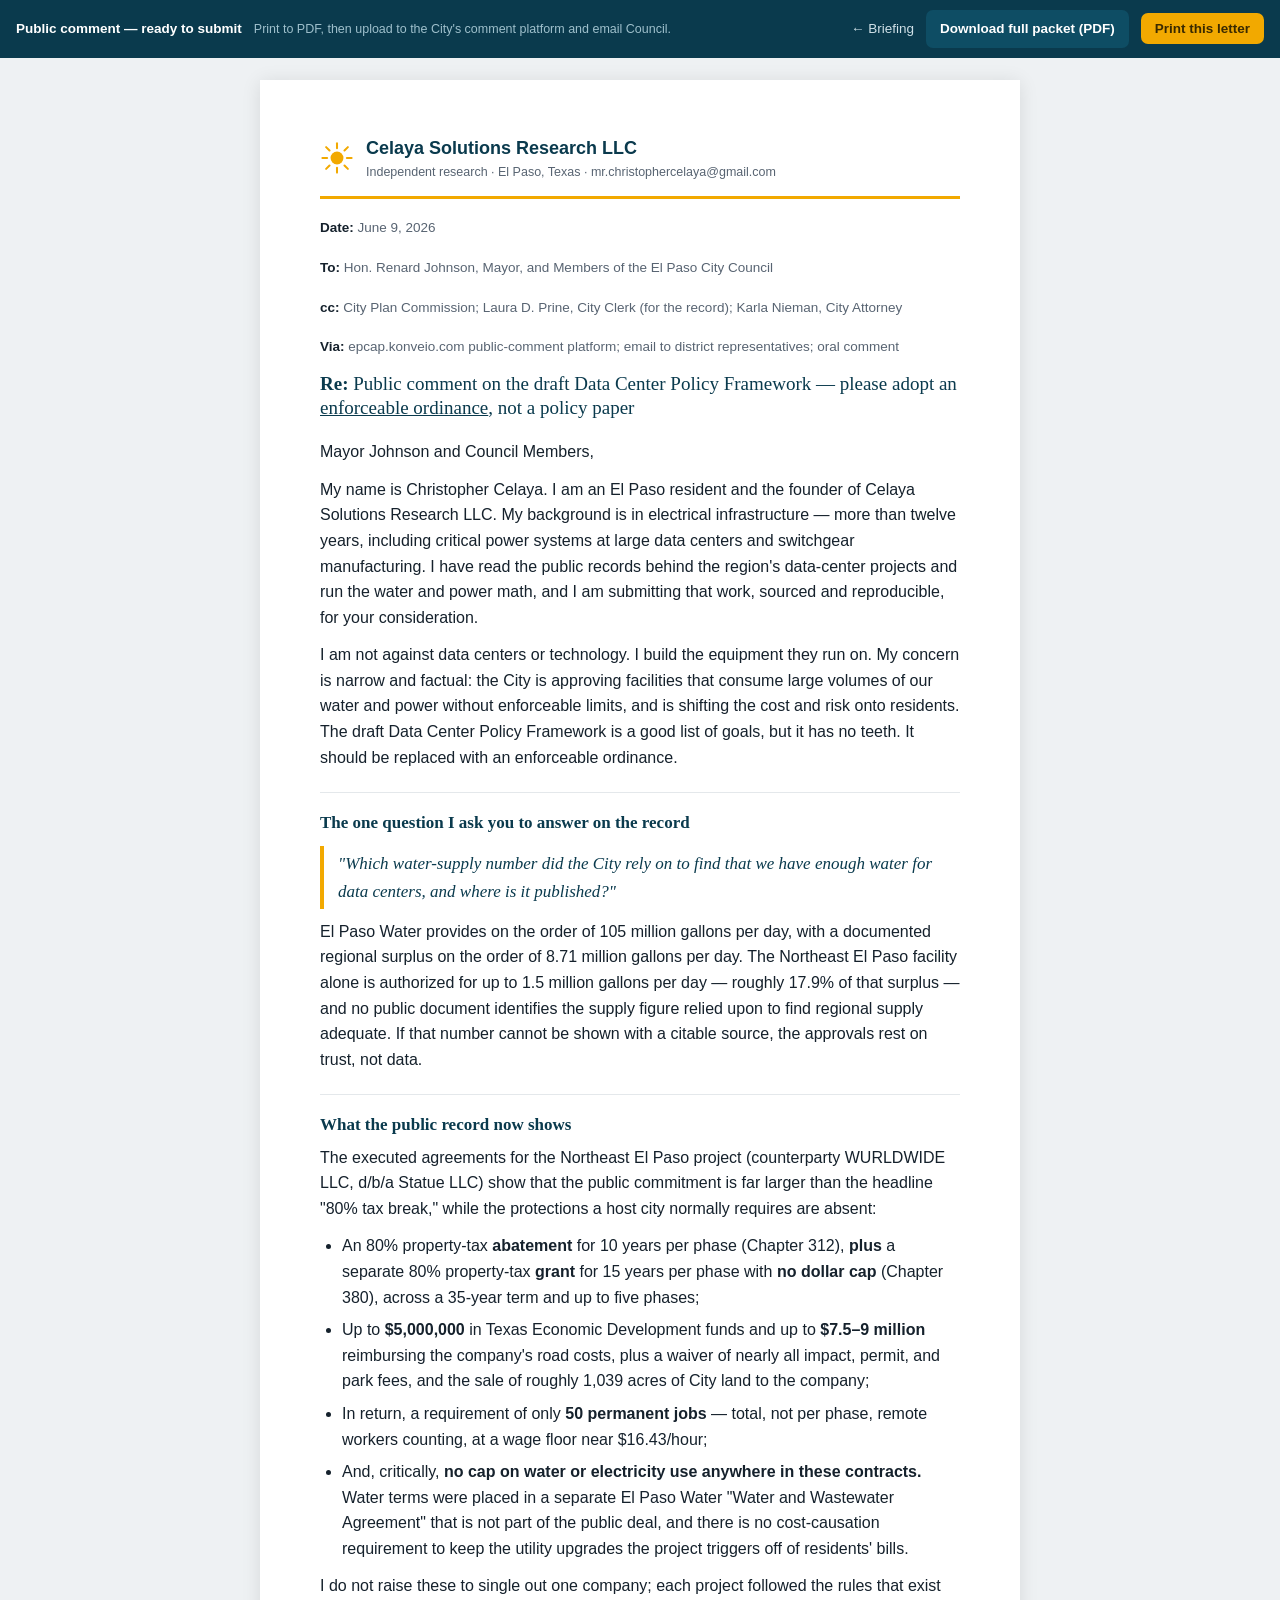
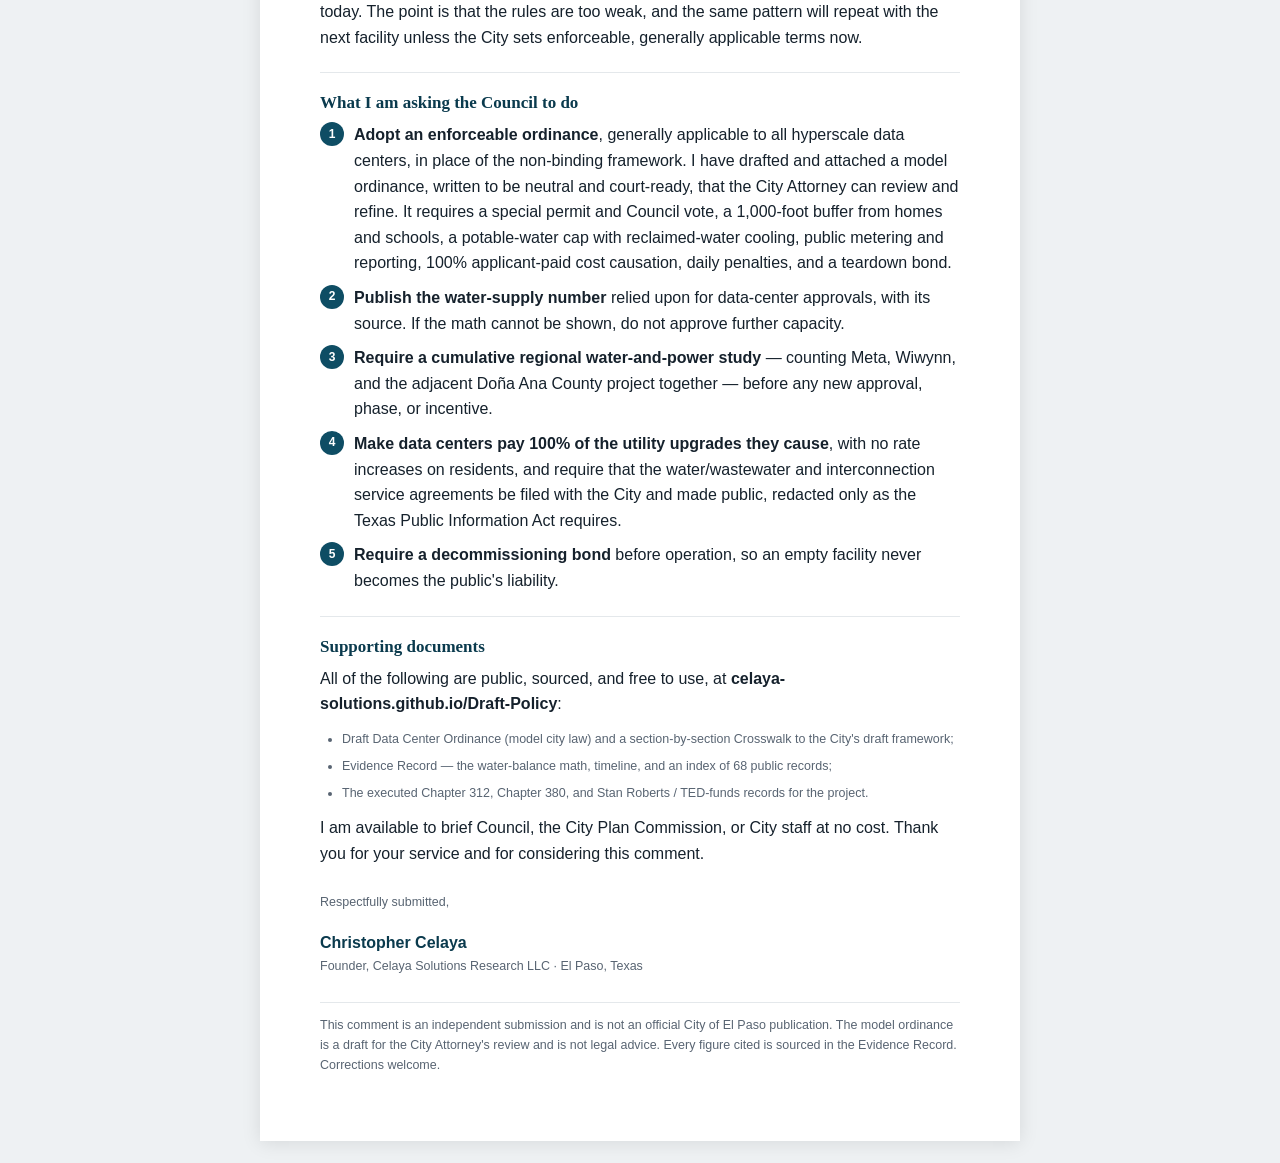
<file: public-comment.html>
<!DOCTYPE html>
<html lang="en">
<head>
<meta charset="UTF-8">
<meta name="viewport" content="width=device-width, initial-scale=1.0">
<title>Public Comment — El Paso Data Center Policy | Celaya Solutions Research LLC</title>
<meta name="description" content="Public comment to the El Paso City Council on the draft Data Center Policy Framework: adopt an enforceable ordinance. Prepared by Celaya Solutions Research LLC.">
<meta name="robots" content="noindex">
<meta name="theme-color" content="#0e4d64">
<link rel="icon" type="image/svg+xml" href="assets/favicon.svg">
<link rel="icon" href="assets/favicon.ico" sizes="any">
<style>
  :root{--ink:#15212c;--muted:#586472;--navy:#0e4d64;--navy-d:#0a3a4d;--gold:#f2a900;--gold-d:#9c6708;--line:#e4e8eb;--soft:#f5f8f9;--serif:Georgia,'Times New Roman',serif;--sans:-apple-system,BlinkMacSystemFont,'Segoe UI',Roboto,Helvetica,Arial,sans-serif}
  *{margin:0;padding:0;box-sizing:border-box}
  body{background:#eef1f3;color:var(--ink);font-family:var(--sans);line-height:1.6;font-size:16px}
  .bar{position:sticky;top:0;background:var(--navy-d);color:#fff;padding:10px 16px;display:flex;gap:12px;align-items:center;flex-wrap:wrap;font-size:13.5px;z-index:10}
  .bar a{color:#cfe0e7}
  .bar .sp{margin-left:auto}
  .btn{display:inline-block;background:var(--gold);color:#3a2a00;text-decoration:none;padding:8px 14px;border-radius:7px;font-size:13.5px;font-weight:700;border:none;cursor:pointer;font-family:inherit}
  .sheet{max-width:760px;margin:22px auto;background:#fff;padding:54px 60px;box-shadow:0 2px 18px rgba(0,0,0,.10)}
  .lh{display:flex;align-items:center;gap:12px;border-bottom:3px solid var(--gold);padding-bottom:14px;margin-bottom:8px}
  .lh .name{font-weight:700;color:var(--navy-d);font-size:18px}
  .lh .sub{font-size:12.5px;color:var(--muted)}
  .meta{font-size:13.5px;color:var(--muted);margin:18px 0 4px}
  .meta b{color:var(--ink)}
  .re{font-family:var(--serif);font-size:19px;color:var(--navy-d);margin:14px 0 18px;line-height:1.3}
  h2{font-family:var(--serif);font-size:17px;color:var(--navy-d);margin:22px 0 6px;border-top:1px solid var(--line);padding-top:16px}
  p{margin-bottom:12px}
  ul,ol{margin:0 0 12px 22px}li{margin-bottom:7px}
  .ask{counter-reset:a;list-style:none;margin-left:0}
  .ask li{counter-increment:a;position:relative;padding-left:34px;margin-bottom:9px}
  .ask li::before{content:counter(a);position:absolute;left:0;top:0;width:24px;height:24px;background:var(--navy);color:#fff;border-radius:50%;display:grid;place-items:center;font-size:12px;font-weight:700}
  .q{font-family:var(--serif);font-style:italic;font-size:17px;color:var(--navy-d);border-left:4px solid var(--gold);padding:4px 0 4px 14px;margin:10px 0}
  .sig{margin-top:26px}.sig .nm{font-weight:700;color:var(--navy-d)}
  .small{font-size:12.5px;color:var(--muted)}
  a{color:var(--navy)}
  @media(max-width:640px){.sheet{padding:30px 22px;margin:12px}}
  @media print{body{background:#fff}.bar{display:none}.sheet{box-shadow:none;margin:0;max-width:none;padding:0}}
</style>
</head>
<body>

<div class="bar">
  <strong>Public comment — ready to submit</strong>
  <span class="small" style="color:#9fc0cc">Print to PDF, then upload to the City's comment platform and email Council.</span>
  <span class="sp"></span>
  <a href="index.html" style="text-decoration:none">&larr; Briefing</a>
  <a class="btn" href="documents/El-Paso-Data-Center-Public-Comment-Packet.pdf" download style="background:#0e4d64;color:#fff">Download full packet (PDF)</a>
  <button class="btn" type="button" onclick="window.print()">Print this letter</button>
</div>

<div class="sheet">
  <div class="lh">
    <svg width="34" height="34" viewBox="0 0 100 100" aria-hidden="true"><circle cx="50" cy="50" r="19" fill="#f2a900"/><g stroke="#f2a900" stroke-width="6" stroke-linecap="round"><line x1="50" y1="7" x2="50" y2="21"/><line x1="50" y1="79" x2="50" y2="93"/><line x1="7" y1="50" x2="21" y2="50"/><line x1="79" y1="50" x2="93" y2="50"/><line x1="18" y1="18" x2="28" y2="28"/><line x1="72" y1="72" x2="82" y2="82"/><line x1="82" y1="18" x2="72" y2="28"/><line x1="28" y1="72" x2="18" y2="82"/></g></svg>
    <div><div class="name">Celaya Solutions Research LLC</div><div class="sub">Independent research &middot; El Paso, Texas &middot; mr.christophercelaya@gmail.com</div></div>
  </div>

  <div class="meta"><b>Date:</b> June 9, 2026</div>
  <div class="meta"><b>To:</b> Hon. Renard Johnson, Mayor, and Members of the El Paso City Council</div>
  <div class="meta"><b>cc:</b> City Plan Commission; Laura D. Prine, City Clerk (for the record); Karla Nieman, City Attorney</div>
  <div class="meta"><b>Via:</b> epcap.konveio.com public-comment platform; email to district representatives; oral comment</div>

  <div class="re"><b>Re:</b> Public comment on the draft Data Center Policy Framework &mdash; please adopt an <u>enforceable ordinance</u>, not a policy paper</div>

  <p>Mayor Johnson and Council Members,</p>

  <p>My name is Christopher Celaya. I am an El Paso resident and the founder of Celaya Solutions Research LLC. My background is in electrical infrastructure &mdash; more than twelve years, including critical power systems at large data centers and switchgear manufacturing. I have read the public records behind the region's data-center projects and run the water and power math, and I am submitting that work, sourced and reproducible, for your consideration.</p>

  <p>I am not against data centers or technology. I build the equipment they run on. My concern is narrow and factual: the City is approving facilities that consume large volumes of our water and power without enforceable limits, and is shifting the cost and risk onto residents. The draft Data Center Policy Framework is a good list of goals, but it has no teeth. It should be replaced with an enforceable ordinance.</p>

  <h2>The one question I ask you to answer on the record</h2>
  <div class="q">"Which water-supply number did the City rely on to find that we have enough water for data centers, and where is it published?"</div>
  <p>El Paso Water provides on the order of 105 million gallons per day, with a documented regional surplus on the order of 8.71 million gallons per day. The Northeast El Paso facility alone is authorized for up to 1.5 million gallons per day &mdash; roughly 17.9% of that surplus &mdash; and no public document identifies the supply figure relied upon to find regional supply adequate. If that number cannot be shown with a citable source, the approvals rest on trust, not data.</p>

  <h2>What the public record now shows</h2>
  <p>The executed agreements for the Northeast El Paso project (counterparty WURLDWIDE LLC, d/b/a Statue LLC) show that the public commitment is far larger than the headline "80% tax break," while the protections a host city normally requires are absent:</p>
  <ul>
    <li>An 80% property-tax <b>abatement</b> for 10 years per phase (Chapter 312), <b>plus</b> a separate 80% property-tax <b>grant</b> for 15 years per phase with <b>no dollar cap</b> (Chapter 380), across a 35-year term and up to five phases;</li>
    <li>Up to <b>$5,000,000</b> in Texas Economic Development funds and up to <b>$7.5&ndash;9 million</b> reimbursing the company's road costs, plus a waiver of nearly all impact, permit, and park fees, and the sale of roughly 1,039 acres of City land to the company;</li>
    <li>In return, a requirement of only <b>50 permanent jobs</b> &mdash; total, not per phase, remote workers counting, at a wage floor near $16.43/hour;</li>
    <li>And, critically, <b>no cap on water or electricity use anywhere in these contracts.</b> Water terms were placed in a separate El Paso Water "Water and Wastewater Agreement" that is not part of the public deal, and there is no cost-causation requirement to keep the utility upgrades the project triggers off of residents' bills.</li>
  </ul>
  <p>I do not raise these to single out one company; each project followed the rules that exist today. The point is that the rules are too weak, and the same pattern will repeat with the next facility unless the City sets enforceable, generally applicable terms now.</p>

  <h2>What I am asking the Council to do</h2>
  <ol class="ask">
    <li><b>Adopt an enforceable ordinance</b>, generally applicable to all hyperscale data centers, in place of the non-binding framework. I have drafted and attached a model ordinance, written to be neutral and court-ready, that the City Attorney can review and refine. It requires a special permit and Council vote, a 1,000-foot buffer from homes and schools, a potable-water cap with reclaimed-water cooling, public metering and reporting, 100% applicant-paid cost causation, daily penalties, and a teardown bond.</li>
    <li><b>Publish the water-supply number</b> relied upon for data-center approvals, with its source. If the math cannot be shown, do not approve further capacity.</li>
    <li><b>Require a cumulative regional water-and-power study</b> &mdash; counting Meta, Wiwynn, and the adjacent Doña Ana County project together &mdash; before any new approval, phase, or incentive.</li>
    <li><b>Make data centers pay 100% of the utility upgrades they cause</b>, with no rate increases on residents, and require that the water/wastewater and interconnection service agreements be filed with the City and made public, redacted only as the Texas Public Information Act requires.</li>
    <li><b>Require a decommissioning bond</b> before operation, so an empty facility never becomes the public's liability.</li>
  </ol>

  <h2>Supporting documents</h2>
  <p>All of the following are public, sourced, and free to use, at <b>celaya-solutions.github.io/Draft-Policy</b>:</p>
  <ul class="small">
    <li>Draft Data Center Ordinance (model city law) and a section-by-section Crosswalk to the City's draft framework;</li>
    <li>Evidence Record &mdash; the water-balance math, timeline, and an index of 68 public records;</li>
    <li>The executed Chapter 312, Chapter 380, and Stan Roberts / TED-funds records for the project.</li>
  </ul>

  <p>I am available to brief Council, the City Plan Commission, or City staff at no cost. Thank you for your service and for considering this comment.</p>

  <div class="sig">
    <div class="small">Respectfully submitted,</div>
    <div class="nm" style="margin-top:18px">Christopher Celaya</div>
    <div class="small">Founder, Celaya Solutions Research LLC &middot; El Paso, Texas</div>
  </div>

  <p class="small" style="margin-top:26px;border-top:1px solid var(--line);padding-top:12px">This comment is an independent submission and is not an official City of El Paso publication. The model ordinance is a draft for the City Attorney's review and is not legal advice. Every figure cited is sourced in the Evidence Record. Corrections welcome.</p>
</div>

<!-- Analytics: PostHog (US cloud) -->
<script>
!function(t,e){var o,n,p,r;e.__SV||(window.posthog=e,e._i=[],e.init=function(i,s,a){function g(t,e){var o=e.split(".");2==o.length&&(t=t[o[0]],e=o[1]),t[e]=function(){t.push([e].concat(Array.prototype.slice.call(arguments,0)))}}(p=t.createElement("script")).type="text/javascript",p.crossOrigin="anonymous",p.async=!0,p.src=s.api_host.replace(".i.posthog.com","-assets.i.posthog.com")+"/static/array.js",(r=t.getElementsByTagName("script")[0]).parentNode.insertBefore(p,r);var u=e;for(void 0!==a?u=e[a]=[]:a="posthog",u.people=u.people||[],u.toString=function(t){var e="posthog";return"posthog"!==a&&(e+="."+a),t||(e+=" (stub)"),e},u.people.toString=function(){return u.toString(1)+".people (stub)"},o="init capture register register_once register_for_session unregister unregister_for_session getFeatureFlag getFeatureFlagPayload isFeatureEnabled reloadFeatureFlags updateEarlyAccessFeatureEnrollment getEarlyAccessFeatures on onFeatureFlags onSessionId getSurveys getActiveMatchingSurveys renderSurvey canRenderSurvey identify setPersonProperties group resetGroups setPersonPropertiesForFlags resetPersonPropertiesForFlags setGroupPropertiesForFlags resetGroupPropertiesForFlags reset get_distinct_id getGroups get_session_id get_session_replay_url alias set_config startSessionRecording stopSessionRecording sessionRecordingStarted captureException loadToolbar get_property getSessionProperty createPersonProfile opt_in_capturing opt_out_capturing has_opted_in_capturing has_opted_out_capturing clear_opt_in_out_capturing debug getPageViewId captureTraceFeedback captureTraceMetric".split(" "),n=0;n<o.length;n++)g(u,o[n]);e._i.push([i,s,a])},e.__SV=1)}(document,window.posthog||[]);
posthog.init('phc_FHAcCX8OXdgcCrWcThblrmlRdb9uDyMWmlGdy869F1P',{api_host:'https://us.i.posthog.com',person_profiles:'identified_only',defaults:'2025-05-24'});
</script>
</body>
</html>
</file>
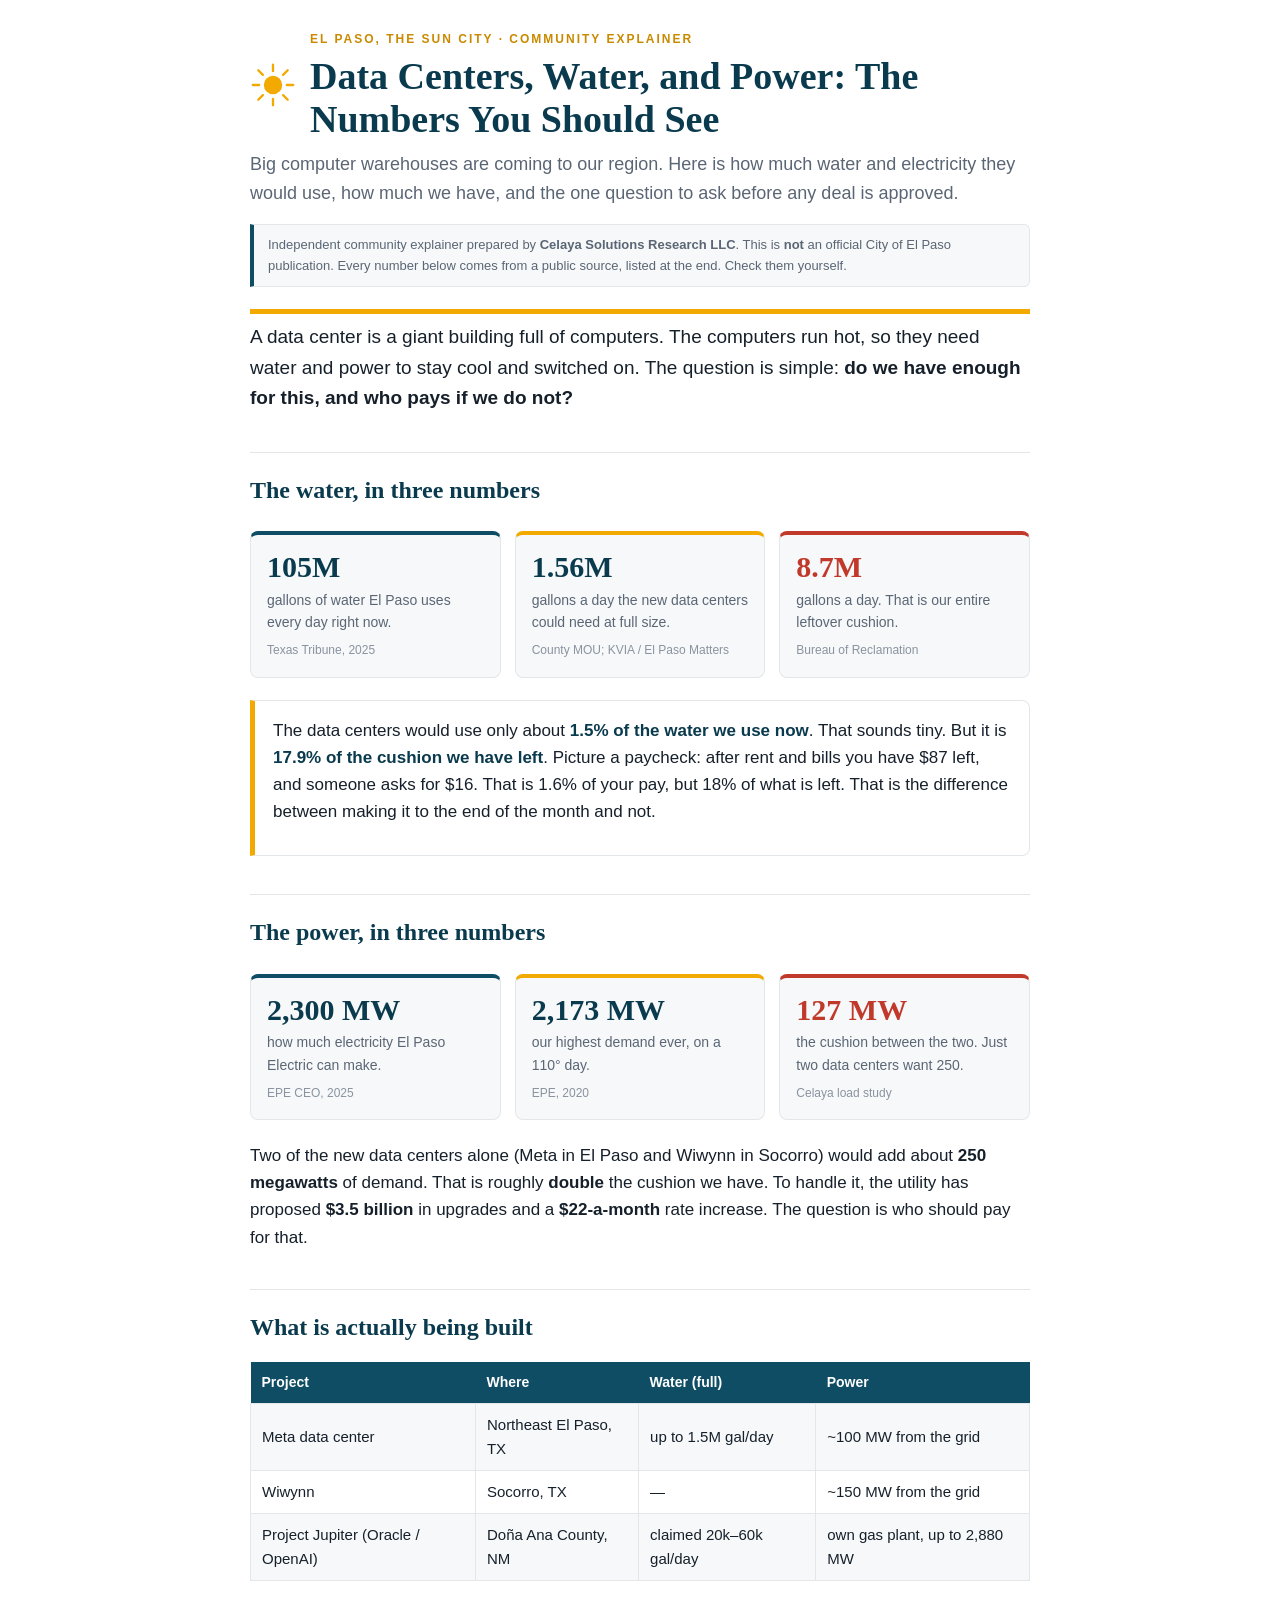
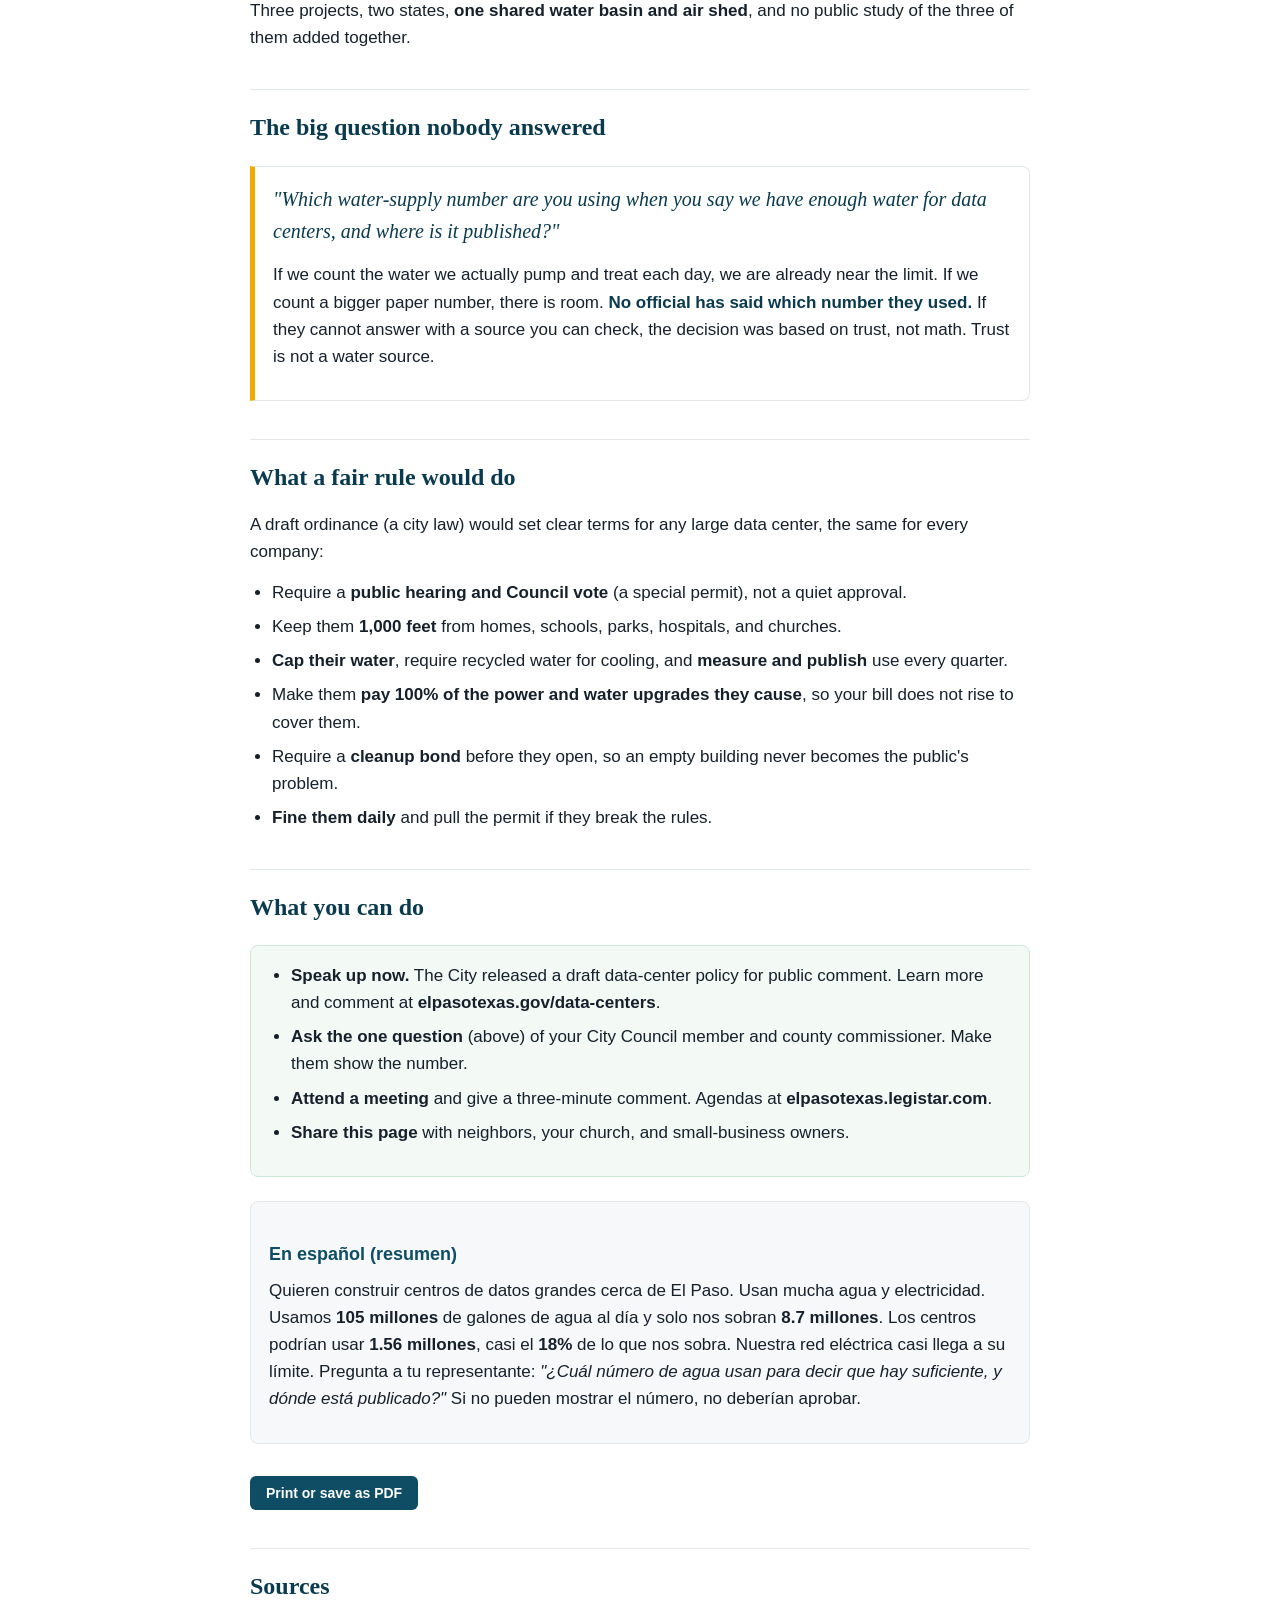
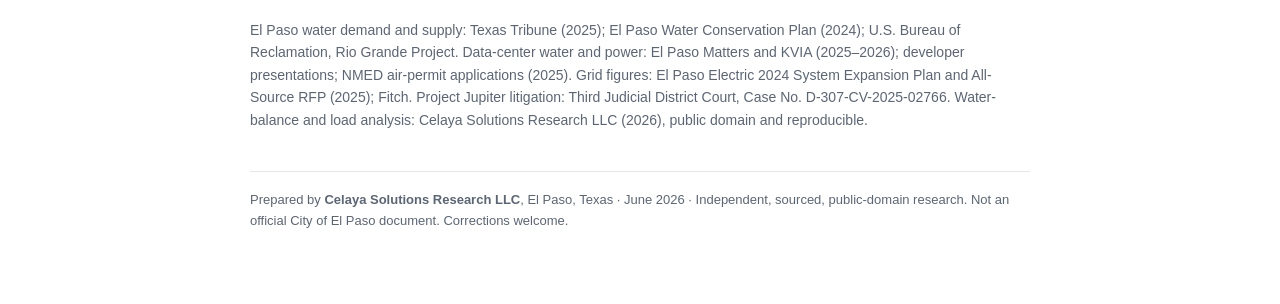
<file: documents/El_Paso_Data_Centers_Public_Explainer.html>
<!DOCTYPE html>
<html lang="en">
<head>
<meta charset="UTF-8">
<meta name="viewport" content="width=device-width, initial-scale=1.0">
<title>El Paso Data Centers: The Water and Power Question</title>
<style>
  :root{
    --bg:#ffffff; --ink:#16202b; --muted:#5b6675;
    --navy:#0e4d64; --navy2:#0a3a4d; --gold:#f2a900; --gold-d:#c98a00;
    --red:#c0392b; --green:#1e8a5a; --line:#e3e7ea; --soft:#f6f8f9;
    --serif:Georgia,'Times New Roman',serif; --sans:-apple-system,BlinkMacSystemFont,'Segoe UI',Roboto,Helvetica,Arial,sans-serif;
  }
  *{margin:0;padding:0;box-sizing:border-box}
  body{background:var(--bg);color:var(--ink);font-family:var(--sans);line-height:1.6;font-size:17px}
  .wrap{max-width:820px;margin:0 auto;padding:0 20px 72px}
  /* header */
  header{border-bottom:5px solid var(--gold);padding:30px 0 22px;margin-bottom:8px}
  .brandrow{display:flex;align-items:center;gap:14px}
  .sun{flex:0 0 auto}
  h1{font-family:var(--serif);font-size:clamp(26px,4.6vw,38px);line-height:1.12;color:var(--navy2);font-weight:700}
  .kick{font-family:var(--sans);text-transform:uppercase;letter-spacing:2px;font-size:12px;color:var(--gold-d);font-weight:700;margin-bottom:6px}
  .sub{font-size:18px;color:var(--muted);margin-top:10px}
  .disclaimer{margin-top:16px;font-size:13px;color:var(--muted);background:var(--soft);border:1px solid var(--line);border-left:4px solid var(--navy);padding:10px 14px;border-radius:0 6px 6px 0}
  h2{font-family:var(--serif);font-size:24px;color:var(--navy2);margin:38px 0 14px;padding-top:18px;border-top:1px solid var(--line)}
  h3{font-size:18px;color:var(--navy);margin:22px 0 8px}
  p{margin-bottom:14px}
  .lead{font-size:19px}
  /* big number cards */
  .cards{display:grid;grid-template-columns:repeat(3,1fr);gap:14px;margin:22px 0}
  .card{background:var(--soft);border:1px solid var(--line);border-top:4px solid var(--navy);border-radius:8px;padding:16px}
  .card.gold{border-top-color:var(--gold)}
  .card.red{border-top-color:var(--red)}
  .num{font-family:var(--serif);font-size:30px;font-weight:700;color:var(--navy2);line-height:1.05}
  .card.red .num{color:var(--red)}
  .card .lbl{font-size:14px;color:var(--muted);margin-top:6px}
  .src{font-size:12px;color:#8a93a0;margin-top:8px}
  /* callout */
  .callout{background:#fff;border:1px solid var(--line);border-left:5px solid var(--gold);border-radius:0 8px 8px 0;padding:16px 18px;margin:20px 0}
  .callout strong{color:var(--navy2)}
  .q{font-family:var(--serif);font-size:20px;color:var(--navy2);font-style:italic}
  ul,ol{margin:0 0 14px 22px}
  li{margin-bottom:7px}
  table{width:100%;border-collapse:collapse;margin:16px 0;font-size:15px}
  th{background:var(--navy);color:#fff;text-align:left;padding:9px 11px;font-size:14px}
  td{padding:9px 11px;border:1px solid var(--line)}
  tr:nth-child(even) td{background:var(--soft)}
  .do{background:#f3f9f5;border:1px solid #cfe8da;border-radius:8px;padding:16px 18px;margin:18px 0}
  .es{background:var(--soft);border:1px solid var(--line);border-radius:8px;padding:16px 18px;margin:24px 0}
  footer{margin-top:40px;padding-top:18px;border-top:1px solid var(--line);font-size:13px;color:var(--muted)}
  .btn{display:inline-block;background:var(--navy);color:#fff;text-decoration:none;padding:9px 16px;border-radius:6px;font-size:14px;font-weight:600;border:none;cursor:pointer;margin-top:8px}
  a{color:var(--navy)}
  @media(max-width:620px){.cards{grid-template-columns:1fr}}
  @media print{body{font-size:11pt}.btn{display:none}header{border-bottom-color:#999}}
</style>
</head>
<body>
<div class="wrap">
  <header>
    <div class="brandrow">
      <svg class="sun" width="46" height="46" viewBox="0 0 100 100" aria-hidden="true">
        <circle cx="50" cy="50" r="20" fill="#f2a900"/>
        <g stroke="#f2a900" stroke-width="5" stroke-linecap="round">
          <line x1="50" y1="6" x2="50" y2="20"/><line x1="50" y1="80" x2="50" y2="94"/>
          <line x1="6" y1="50" x2="20" y2="50"/><line x1="80" y1="50" x2="94" y2="50"/>
          <line x1="18" y1="18" x2="28" y2="28"/><line x1="72" y1="72" x2="82" y2="82"/>
          <line x1="82" y1="18" x2="72" y2="28"/><line x1="28" y1="72" x2="18" y2="82"/>
        </g>
      </svg>
      <div>
        <div class="kick">El Paso, the Sun City &middot; Community Explainer</div>
        <h1>Data Centers, Water, and Power: The Numbers You Should See</h1>
      </div>
    </div>
    <p class="sub">Big computer warehouses are coming to our region. Here is how much water and electricity they would use, how much we have, and the one question to ask before any deal is approved.</p>
    <div class="disclaimer">Independent community explainer prepared by <strong>Celaya Solutions Research LLC</strong>. This is <strong>not</strong> an official City of El Paso publication. Every number below comes from a public source, listed at the end. Check them yourself.</div>
  </header>

  <p class="lead">A data center is a giant building full of computers. The computers run hot, so they need water and power to stay cool and switched on. The question is simple: <strong>do we have enough for this, and who pays if we do not?</strong></p>

  <h2>The water, in three numbers</h2>
  <div class="cards">
    <div class="card"><div class="num">105M</div><div class="lbl">gallons of water El Paso uses every day right now.</div><div class="src">Texas Tribune, 2025</div></div>
    <div class="card gold"><div class="num">1.56M</div><div class="lbl">gallons a day the new data centers could need at full size.</div><div class="src">County MOU; KVIA / El Paso Matters</div></div>
    <div class="card red"><div class="num">8.7M</div><div class="lbl">gallons a day. That is our entire leftover cushion.</div><div class="src">Bureau of Reclamation</div></div>
  </div>
  <div class="callout">
    <p>The data centers would use only about <strong>1.5% of the water we use now</strong>. That sounds tiny. But it is <strong>17.9% of the cushion we have left</strong>. Picture a paycheck: after rent and bills you have $87 left, and someone asks for $16. That is 1.6% of your pay, but 18% of what is left. That is the difference between making it to the end of the month and not.</p>
  </div>

  <h2>The power, in three numbers</h2>
  <div class="cards">
    <div class="card"><div class="num">2,300 MW</div><div class="lbl">how much electricity El Paso Electric can make.</div><div class="src">EPE CEO, 2025</div></div>
    <div class="card gold"><div class="num">2,173 MW</div><div class="lbl">our highest demand ever, on a 110&deg; day.</div><div class="src">EPE, 2020</div></div>
    <div class="card red"><div class="num">127 MW</div><div class="lbl">the cushion between the two. Just two data centers want 250.</div><div class="src">Celaya load study</div></div>
  </div>
  <p>Two of the new data centers alone (Meta in El Paso and Wiwynn in Socorro) would add about <strong>250 megawatts</strong> of demand. That is roughly <strong>double</strong> the cushion we have. To handle it, the utility has proposed <strong>$3.5 billion</strong> in upgrades and a <strong>$22-a-month</strong> rate increase. The question is who should pay for that.</p>

  <h2>What is actually being built</h2>
  <table>
    <tr><th>Project</th><th>Where</th><th>Water (full)</th><th>Power</th></tr>
    <tr><td>Meta data center</td><td>Northeast El Paso, TX</td><td>up to 1.5M gal/day</td><td>~100 MW from the grid</td></tr>
    <tr><td>Wiwynn</td><td>Socorro, TX</td><td>&mdash;</td><td>~150 MW from the grid</td></tr>
    <tr><td>Project Jupiter (Oracle / OpenAI)</td><td>Do&ntilde;a Ana County, NM</td><td>claimed 20k&ndash;60k gal/day</td><td>own gas plant, up to 2,880 MW</td></tr>
  </table>
  <p>Three projects, two states, <strong>one shared water basin and air shed</strong>, and no public study of the three of them added together.</p>

  <h2>The big question nobody answered</h2>
  <div class="callout">
    <p class="q">"Which water-supply number are you using when you say we have enough water for data centers, and where is it published?"</p>
    <p>If we count the water we actually pump and treat each day, we are already near the limit. If we count a bigger paper number, there is room. <strong>No official has said which number they used.</strong> If they cannot answer with a source you can check, the decision was based on trust, not math. Trust is not a water source.</p>
  </div>

  <h2>What a fair rule would do</h2>
  <p>A draft ordinance (a city law) would set clear terms for any large data center, the same for every company:</p>
  <ul>
    <li>Require a <strong>public hearing and Council vote</strong> (a special permit), not a quiet approval.</li>
    <li>Keep them <strong>1,000 feet</strong> from homes, schools, parks, hospitals, and churches.</li>
    <li><strong>Cap their water</strong>, require recycled water for cooling, and <strong>measure and publish</strong> use every quarter.</li>
    <li>Make them <strong>pay 100% of the power and water upgrades they cause</strong>, so your bill does not rise to cover them.</li>
    <li>Require a <strong>cleanup bond</strong> before they open, so an empty building never becomes the public's problem.</li>
    <li><strong>Fine them daily</strong> and pull the permit if they break the rules.</li>
  </ul>

  <h2>What you can do</h2>
  <div class="do">
    <ul>
      <li><strong>Speak up now.</strong> The City released a draft data-center policy for public comment. Learn more and comment at <strong>elpasotexas.gov/data-centers</strong>.</li>
      <li><strong>Ask the one question</strong> (above) of your City Council member and county commissioner. Make them show the number.</li>
      <li><strong>Attend a meeting</strong> and give a three-minute comment. Agendas at <strong>elpasotexas.legistar.com</strong>.</li>
      <li><strong>Share this page</strong> with neighbors, your church, and small-business owners.</li>
    </ul>
  </div>

  <div class="es">
    <h3>En español (resumen)</h3>
    <p>Quieren construir centros de datos grandes cerca de El Paso. Usan mucha agua y electricidad. Usamos <strong>105 millones</strong> de galones de agua al d&iacute;a y solo nos sobran <strong>8.7 millones</strong>. Los centros podr&iacute;an usar <strong>1.56 millones</strong>, casi el <strong>18%</strong> de lo que nos sobra. Nuestra red el&eacute;ctrica casi llega a su l&iacute;mite. Pregunta a tu representante: <em>"&iquest;Cu&aacute;l n&uacute;mero de agua usan para decir que hay suficiente, y d&oacute;nde est&aacute; publicado?"</em> Si no pueden mostrar el n&uacute;mero, no deber&iacute;an aprobar.</p>
  </div>

  <button class="btn" onclick="window.print()">Print or save as PDF</button>

  <h2>Sources</h2>
  <p style="font-size:14px;color:var(--muted)">El Paso water demand and supply: Texas Tribune (2025); El Paso Water Conservation Plan (2024); U.S. Bureau of Reclamation, Rio Grande Project. Data-center water and power: El Paso Matters and KVIA (2025&ndash;2026); developer presentations; NMED air-permit applications (2025). Grid figures: El Paso Electric 2024 System Expansion Plan and All-Source RFP (2025); Fitch. Project Jupiter litigation: Third Judicial District Court, Case No. D-307-CV-2025-02766. Water-balance and load analysis: Celaya Solutions Research LLC (2026), public domain and reproducible.</p>

  <footer>
    Prepared by <strong>Celaya Solutions Research LLC</strong>, El Paso, Texas &middot; June 2026 &middot; Independent, sourced, public-domain research. Not an official City of El Paso document. Corrections welcome.
  </footer>
</div>
</body>
</html>
</file>
<file: assets/site.css>
/* Shared styles for Celaya Solutions document pages — El Paso data centers */
:root{
  --bg:#fff;--ink:#15212c;--muted:#586472;
  --navy:#0e4d64;--navy-d:#0a3a4d;--gold:#f2a900;--gold-d:#9c6708;
  --red:#c0392b;--line:#e4e8eb;--soft:#f5f8f9;--soft2:#eef3f5;
  --serif:Georgia,'Times New Roman',serif;
  --sans:-apple-system,BlinkMacSystemFont,'Segoe UI',Roboto,Helvetica,Arial,sans-serif;
  --wrap:980px;
}
*{margin:0;padding:0;box-sizing:border-box}
html{scroll-behavior:smooth}
body{background:var(--bg);color:var(--ink);font-family:var(--sans);line-height:1.62;font-size:17px}
a{color:var(--navy)}

/* a11y */
.vh{position:absolute!important;width:1px;height:1px;padding:0;margin:-1px;overflow:hidden;clip:rect(0 0 0 0);white-space:nowrap;border:0}
.skip{position:absolute;left:-9999px;top:0;background:var(--navy);color:#fff;padding:11px 16px;border-radius:0 0 8px 0;z-index:300;font-weight:700;text-decoration:none}
.skip:focus{left:0}
a:focus-visible,button:focus-visible{outline:3px solid var(--gold);outline-offset:2px;border-radius:3px}
@media (prefers-reduced-motion: reduce){html{scroll-behavior:auto}*{transition:none!important;animation:none!important}}

.wrap{max-width:var(--wrap);margin:0 auto;padding:0 22px}

/* nav */
.nav{position:sticky;top:0;z-index:50;background:rgba(255,255,255,.97);backdrop-filter:blur(6px);border-bottom:1px solid var(--line)}
.nav .row{display:flex;align-items:center;gap:12px;max-width:var(--wrap);margin:0 auto;padding:10px 22px}
.brand{display:flex;align-items:center;gap:10px;font-weight:700;color:var(--navy-d);text-decoration:none;font-size:15px;white-space:nowrap}
.nav .back{margin-left:auto;font-size:13.5px;font-weight:600;text-decoration:none;color:var(--navy);background:var(--soft2);padding:7px 12px;border-radius:7px}
.langtoggle{display:inline-flex;border:1px solid var(--line);border-radius:7px;overflow:hidden}
.langtoggle button{background:#fff;border:0;padding:7px 11px;font-size:12.5px;font-weight:700;color:var(--muted);cursor:pointer;font-family:inherit}
.langtoggle button[aria-pressed="true"]{background:var(--navy);color:#fff}

/* hero */
header.hero{border-bottom:5px solid var(--gold);padding:26px 0 22px;background:var(--soft)}
.hero .kind{text-transform:uppercase;letter-spacing:2.2px;font-size:12px;font-weight:700;color:var(--gold-d)}
.hero h1{font-family:var(--serif);font-size:clamp(24px,4.2vw,33px);line-height:1.15;color:var(--navy-d);margin:8px 0 12px}
.hero .desc{font-size:17px;color:#37434f;max-width:760px}
.hero .desc p{margin-bottom:10px}
.meta{margin-top:14px;font-size:13px;color:var(--muted);display:flex;flex-wrap:wrap;gap:8px 18px}
.meta b{color:var(--navy-d)}

main{padding:26px 0 10px}

/* download button */
.dl{display:inline-flex;align-items:center;gap:9px;background:var(--navy);color:#fff;text-decoration:none;padding:13px 20px;border-radius:9px;font-size:15px;font-weight:700;border:none;cursor:pointer;font-family:inherit}
.dl:hover{background:var(--navy-d)}
.dl svg{flex:none}
.dl.alt{background:var(--gold);color:#3a2a00}
.dlrow{display:flex;flex-wrap:wrap;gap:10px;align-items:center;margin:6px 0 20px}
.dlrow .note{font-size:13px;color:var(--muted)}

/* pdf embed */
.viewer{border:1px solid var(--line);border-radius:10px;overflow:hidden;background:var(--soft);margin:14px 0}
.viewer object,.viewer iframe{display:block;width:100%;height:80vh;min-height:560px;border:0;background:#fff}
.viewer .fallback{padding:26px 20px;text-align:center;color:var(--muted);font-size:14.5px}

/* docx / no-embed card */
.filecard{border:1px solid var(--line);border-left:5px solid var(--navy);border-radius:0 10px 10px 0;background:#fff;padding:20px 22px;margin:14px 0}
.filecard .ft{font-weight:700;color:var(--navy-d);font-size:16px;margin-bottom:4px}
.filecard .fd{font-size:14px;color:#37434f;margin-bottom:14px}

/* highlights / what-it-shows */
.callout{background:#fff;border:1px solid var(--line);border-left:5px solid var(--gold);border-radius:0 10px 10px 0;padding:16px 20px;margin:18px 0}
.callout h2{font-family:var(--serif);font-size:20px;color:var(--navy-d);margin-bottom:8px}
.callout ul{margin:0 0 0 20px}.callout li{margin-bottom:7px;font-size:15.5px;color:#2b3744}

.rellinks{margin:22px 0;font-size:14.5px}
.rellinks a{font-weight:600}

footer{padding:26px 0 56px;color:var(--muted);font-size:13px;border-top:1px solid var(--line);margin-top:24px}
.disc{background:var(--soft);border:1px solid var(--line);border-radius:8px;padding:12px 14px;font-size:13px;color:#4a5663;margin-bottom:12px}

/* language gate */
.lg{position:fixed;inset:0;z-index:200;background:rgba(8,28,38,.74);backdrop-filter:blur(4px);display:grid;place-items:center;padding:20px}
.lg[hidden]{display:none}
.lg-card{background:#fff;border-radius:16px;max-width:430px;width:100%;padding:30px 26px;text-align:center;box-shadow:0 22px 64px rgba(0,0,0,.35)}
.lg-card h2{font-family:var(--serif);color:var(--navy-d);font-size:22px;margin:14px 0 4px;border:0;padding:0}
.lg-card h2 span{display:block;font-size:19px;color:var(--navy)}
.lg-sub{color:var(--muted);font-size:13.5px;margin-bottom:20px;line-height:1.5}
.lg-btns{display:grid;gap:10px}
.lg-btns button{display:block;width:100%;background:var(--navy);color:#fff;border:0;padding:15px;border-radius:10px;font-size:16px;font-weight:700;cursor:pointer;font-family:inherit}
.lg-btns button.alt{background:var(--gold);color:#3a2a00}
.lg-note{margin-top:16px;font-size:12px;color:var(--muted)}

/* subtle view counter */
#vc{position:fixed;right:8px;bottom:6px;z-index:30;font-family:ui-monospace,SFMono-Regular,Menlo,Consolas,monospace;font-size:10px;letter-spacing:.5px;color:#cfd6dc;opacity:.5;user-select:none;pointer-events:none}

@media(max-width:640px){.nav .back{font-size:12.5px;padding:6px 9px}.viewer object,.viewer iframe{height:70vh;min-height:420px}}
@media print{.nav,.lg,#vc,.dlrow,.langtoggle{display:none}header.hero{background:#fff;border-bottom-color:#999}.viewer{display:none}body{font-size:11pt}}
</file>
